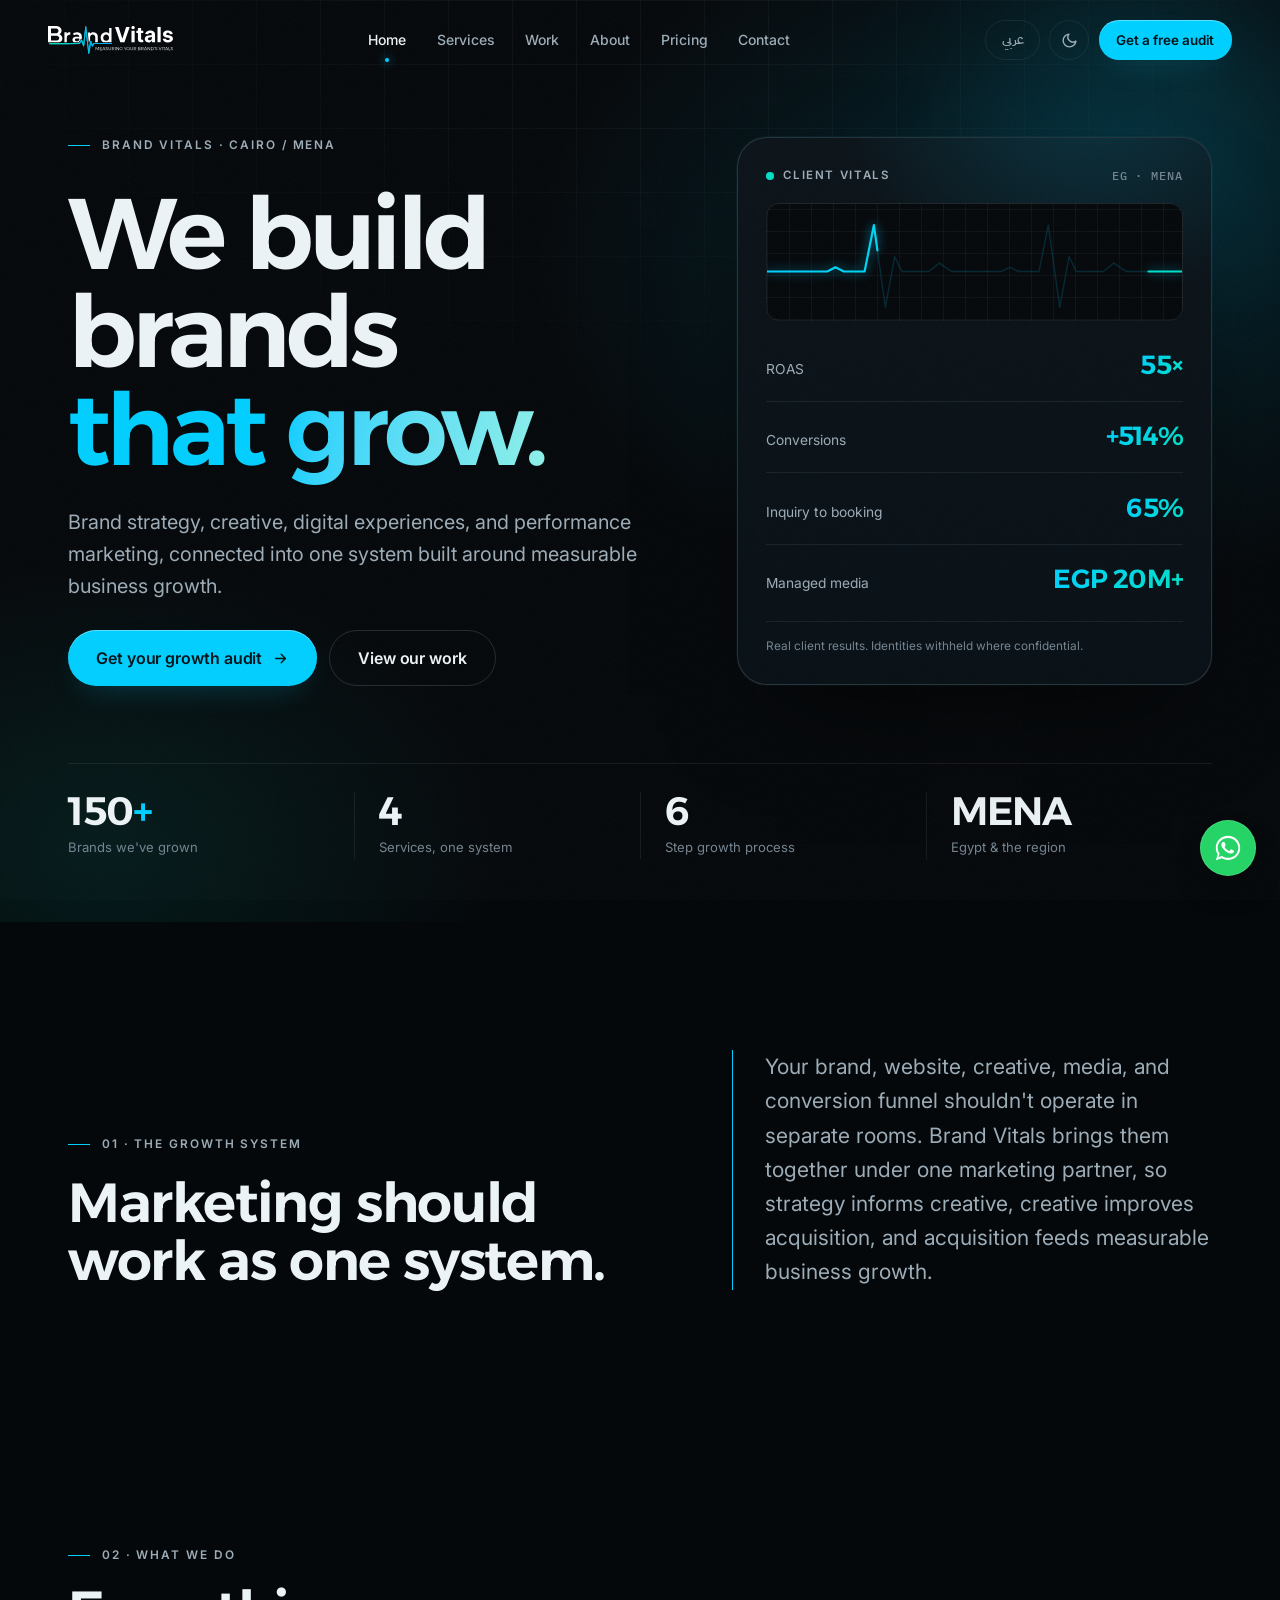
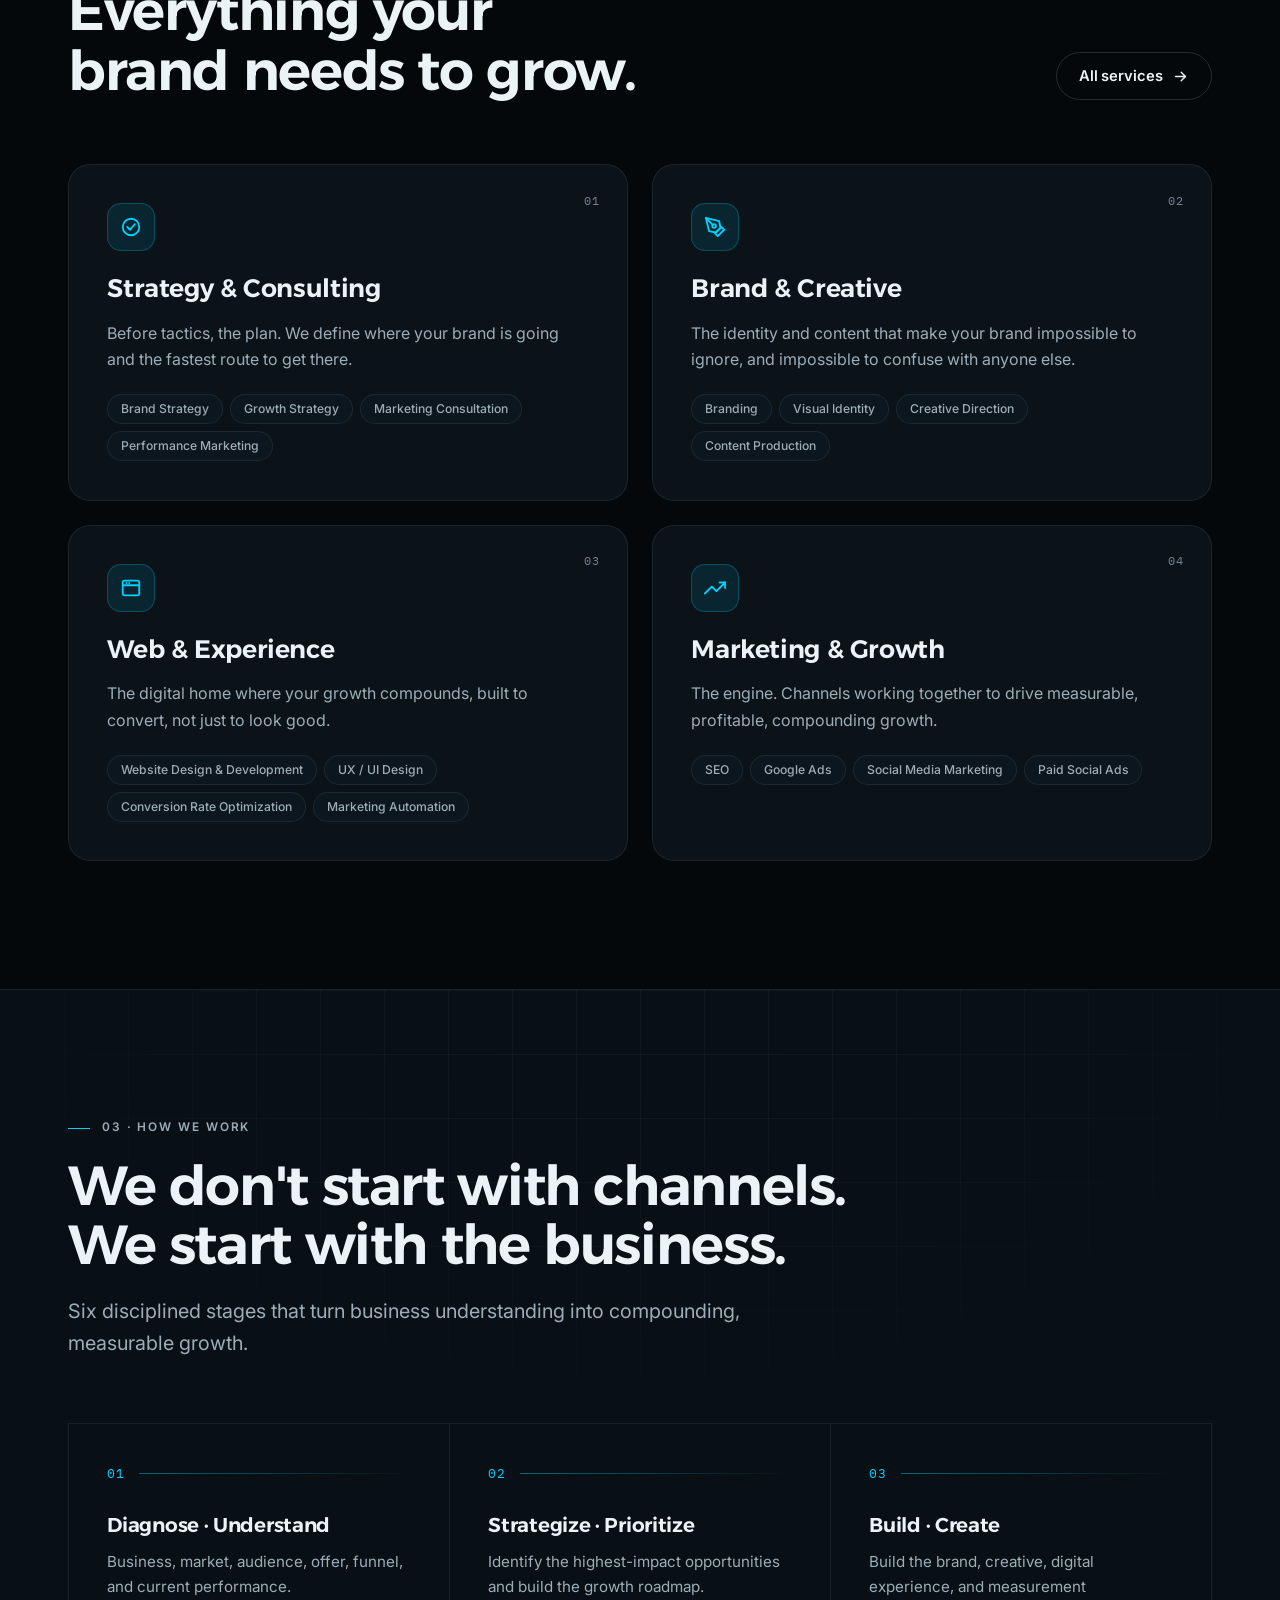
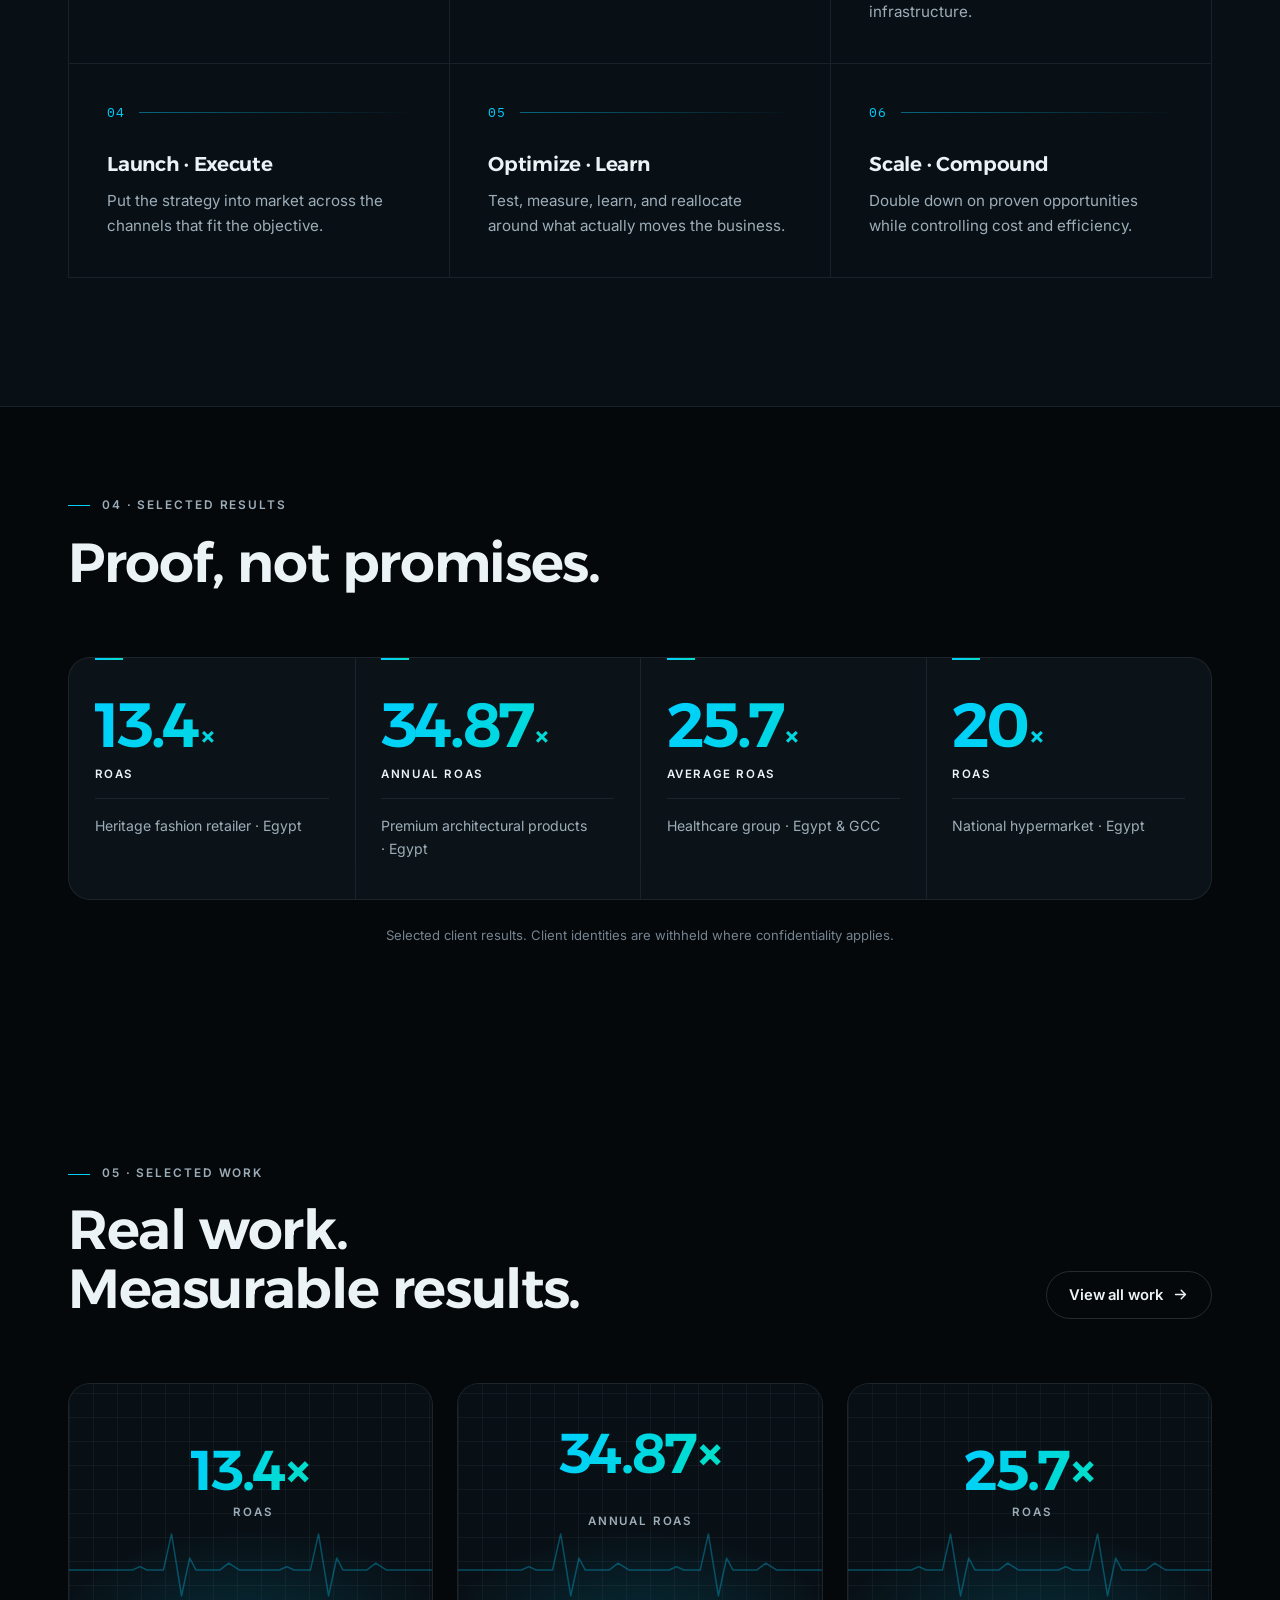
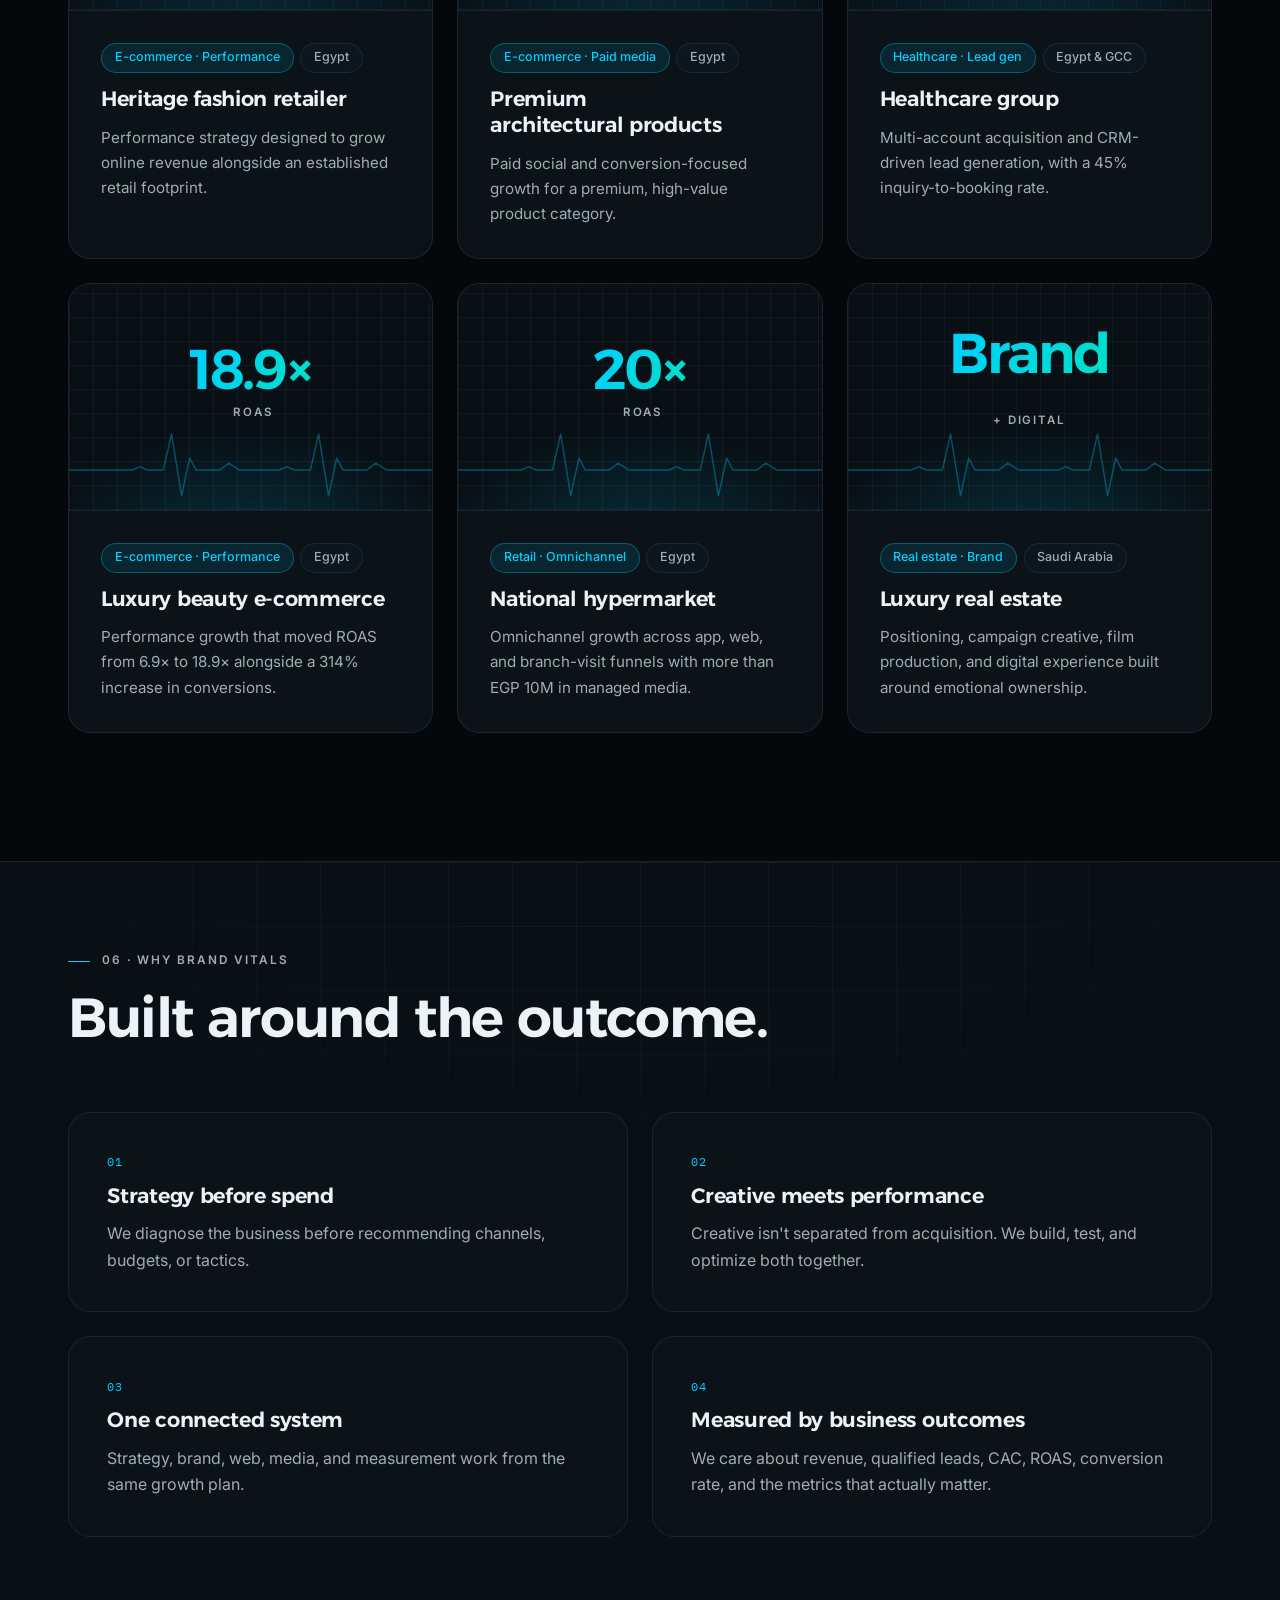
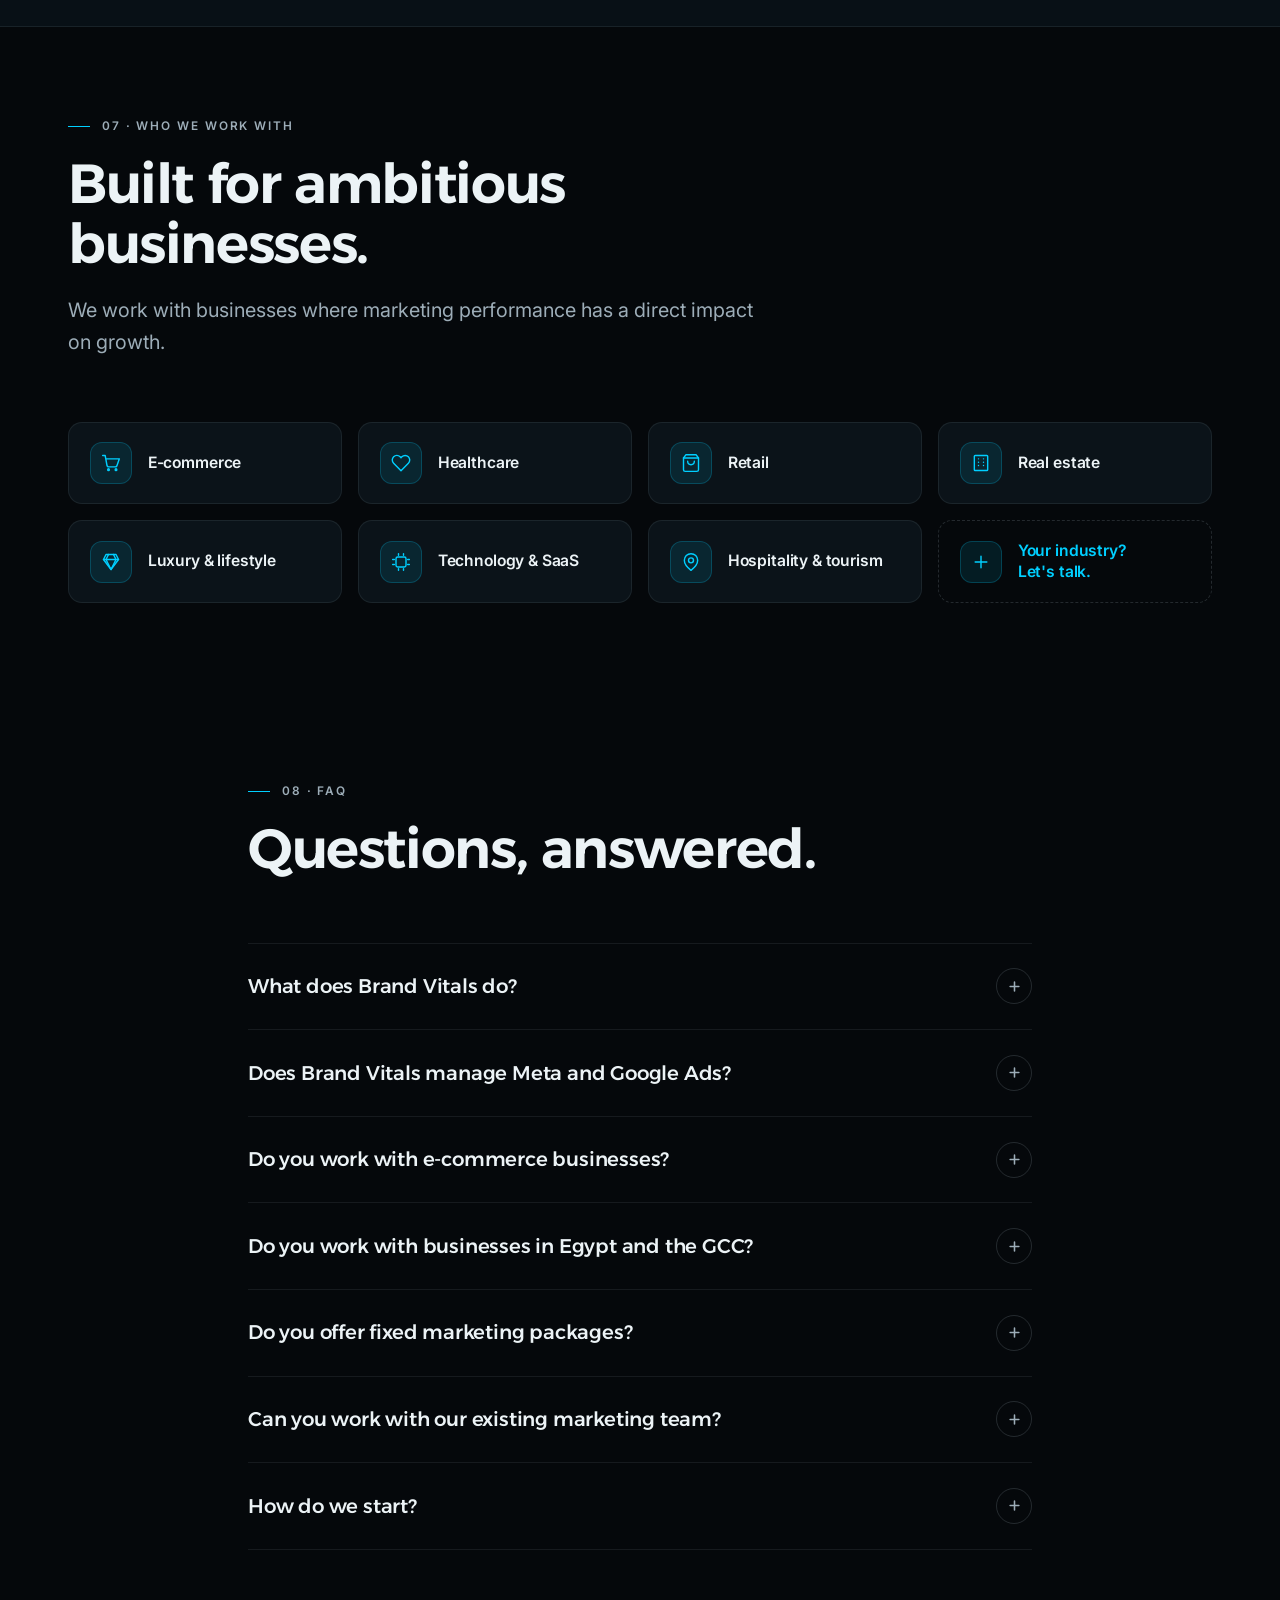
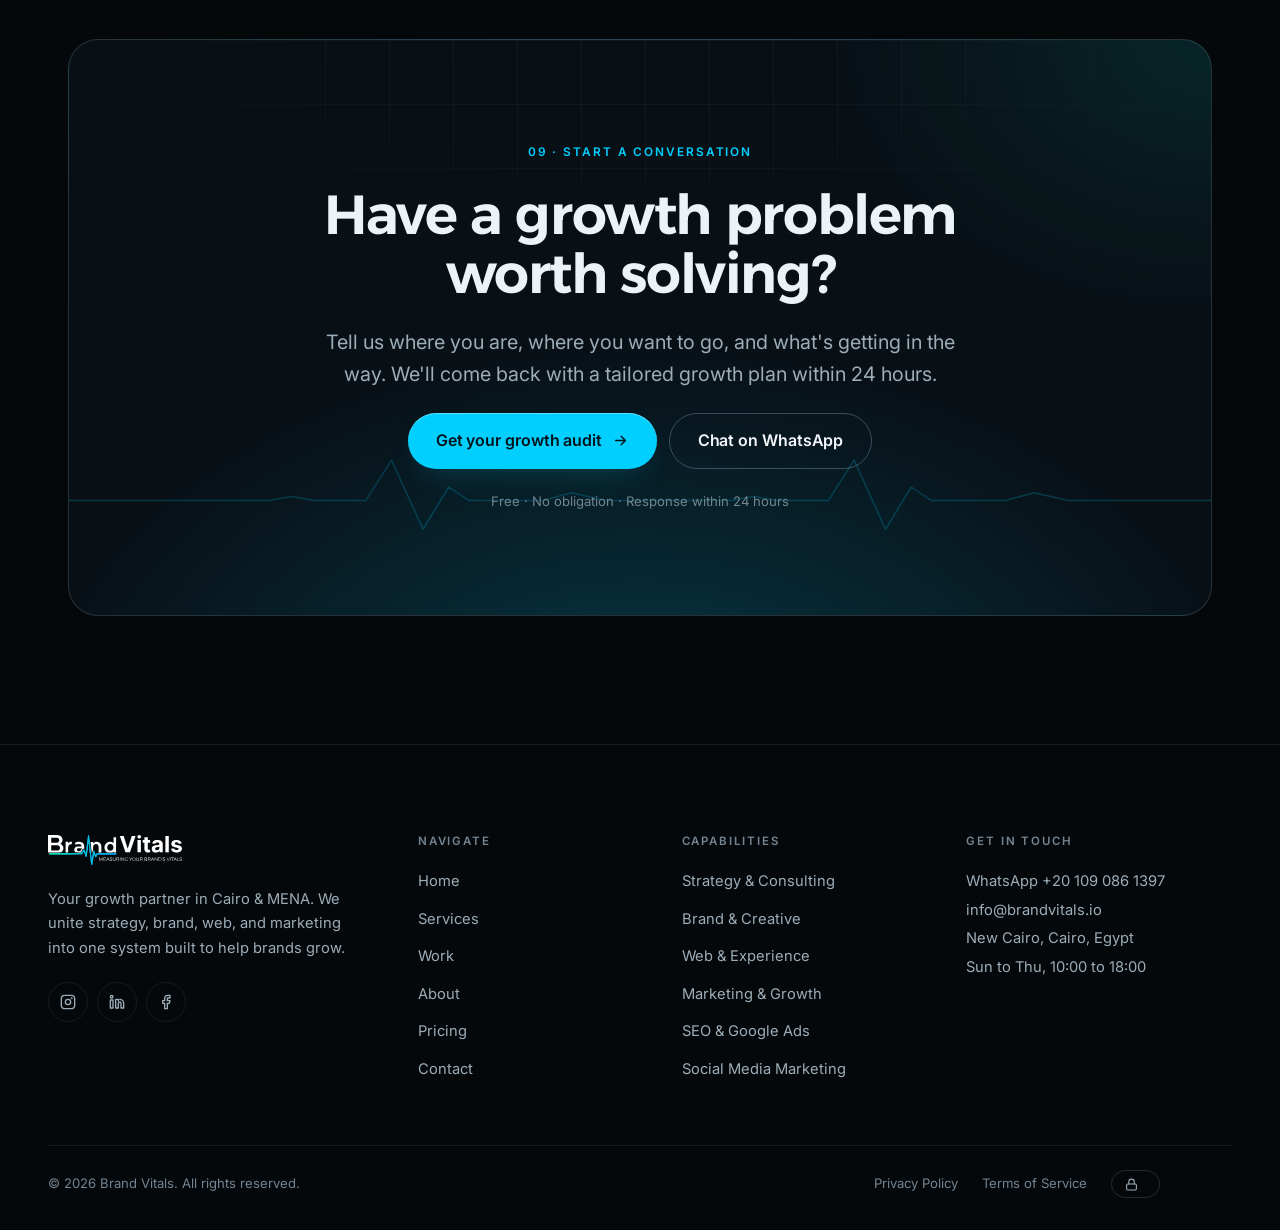
<file: index.html>
<!DOCTYPE html>
<html lang="en" dir="ltr" data-theme="dark" data-title-en="Brand Vitals | Marketing Agency in Cairo, Egypt &amp; MENA" data-title-ar="براند فايتلز | وكالة تسويق في القاهرة، مصر والمنطقة"><head>
  <meta charset="UTF-8">
  <meta name="viewport" content="width=device-width, initial-scale=1.0">
  <title>Brand Vitals | Marketing Agency in Cairo, Egypt &amp; MENA</title>
  <meta name="description" content="Brand Vitals is a full-service marketing agency in Cairo, Egypt. We unite brand strategy, creative, web experience, and performance marketing into one system built around measurable business growth across Egypt &amp; MENA.">
  <link rel="canonical" href="https://brandvitals.io/">
  <meta name="theme-color" content="#05080B">
  <meta name="robots" content="index, follow, max-image-preview:large">

  <!-- Open Graph -->
  <meta property="og:type" content="website">
  <meta property="og:site_name" content="Brand Vitals">
  <meta property="og:title" content="Brand Vitals | We Build Brands That Grow">
  <meta property="og:description" content="Full-service marketing agency in Cairo. Strategy, creative, web, and performance marketing connected into one growth system for Egypt &amp; MENA.">
  <meta property="og:url" content="https://brandvitals.io/">
  <meta property="og:locale" content="en_US">
  <meta property="og:locale:alternate" content="ar_EG">
  <meta name="twitter:card" content="summary">
  <meta name="twitter:title" content="Brand Vitals | We Build Brands That Grow">
  <meta name="twitter:description" content="Full-service marketing agency in Cairo. One connected growth system for Egypt &amp; MENA.">

  <link rel="icon" type="image/png" sizes="32x32" href="assets/img/favicon-32.png">
  <link rel="icon" type="image/svg+xml" href="assets/img/favicon.svg">
  <link rel="apple-touch-icon" href="assets/img/apple-touch-icon.png">

  <!-- Prevent theme/language flash -->
  <script>(function(){try{var t=localStorage.getItem("oso-theme")||"dark";document.documentElement.dataset.theme=t;var l=localStorage.getItem("oso-lang")||"en";document.documentElement.lang=l;document.documentElement.dir=l==="ar"?"rtl":"ltr";}catch(e){}})();</script>

  <link rel="preconnect" href="https://fonts.googleapis.com">
  <link rel="preconnect" href="https://fonts.gstatic.com" crossorigin="">
  <link href="https://fonts.googleapis.com/css2?family=Alexandria:wght@300;400;500;600;700;800&amp;family=Inter:wght@400;500;600;700&amp;family=IBM+Plex+Mono:wght@400;500;600&amp;family=IBM+Plex+Sans+Arabic:wght@400;500;600;700&amp;display=swap" rel="stylesheet">
  <link rel="stylesheet" href="assets/css/main.css?v=2">

  <!-- Organization + WebSite + FAQ schema (GEO / AI-search ready) -->
  <script type="application/ld+json">
  {
    "@context": "https://schema.org",
    "@graph": [
      {
        "@type": "Organization",
        "@id": "https://brandvitals.io/#org",
        "name": "Brand Vitals",
        "url": "https://brandvitals.io/",
        "logo": "https://brandvitals.io/assets/img/logo.svg",
        "slogan": "We build brands that grow",
        "email": "info@brandvitals.io",
        "description": "Full-service marketing agency in Cairo, Egypt. Brand strategy, creative, web and digital experience, and performance marketing, connected into one system built around measurable business growth across Egypt and MENA.",
        "foundingLocation": "Cairo, Egypt",
        "areaServed": ["Egypt", "MENA"],
        "knowsAbout": ["Performance Marketing", "E-commerce Growth", "SEO", "Social Media Marketing", "Lead Generation", "Marketing Analytics", "Digital Transformation"],
        "address": {
          "@type": "PostalAddress", "addressLocality": "New Cairo", "addressRegion": "Cairo", "addressCountry": "EG"
        },
        "contactPoint": {
          "@type": "ContactPoint", "telephone": "+201090861397", "contactType": "sales", "areaServed": ["EG", "MENA"], "availableLanguage": ["en", "ar"]
        },
        "sameAs": [
          "https://www.instagram.com/brandvitals.io",
          "https://www.facebook.com/BrandVitals.io",
          "https://www.linkedin.com/company/brandvitals-io"
        ]
      },
      {
        "@type": "WebSite",
        "@id": "https://brandvitals.io/#website",
        "url": "https://brandvitals.io/",
        "name": "Brand Vitals",
        "publisher": { "@id": "https://brandvitals.io/#org" },
        "inLanguage": ["en", "ar"]
      },
      {
        "@type": "FAQPage",
        "mainEntity": [
          { "@type": "Question", "name": "What does Brand Vitals do?", "acceptedAnswer": { "@type": "Answer", "text": "Brand Vitals is a full-service marketing agency providing strategy, branding and creative, web and digital experience, and performance marketing." } },
          { "@type": "Question", "name": "Does Brand Vitals manage Meta and Google Ads?", "acceptedAnswer": { "@type": "Answer", "text": "Yes. We manage paid acquisition across Meta, Google, TikTok, and other relevant platforms depending on the business and growth objective." } },
          { "@type": "Question", "name": "Do you work with e-commerce businesses?", "acceptedAnswer": { "@type": "Answer", "text": "Yes. Our work includes e-commerce acquisition, paid media, creative testing, conversion optimization, and growth strategy." } },
          { "@type": "Question", "name": "Do you work with businesses in Egypt and the GCC?", "acceptedAnswer": { "@type": "Answer", "text": "Yes. Brand Vitals is based in Cairo and works with businesses across Egypt and MENA, including GCC markets." } },
          { "@type": "Question", "name": "Do you offer fixed marketing packages?", "acceptedAnswer": { "@type": "Answer", "text": "No. Engagements are scoped around the business objectives, required services, market, and level of support needed." } },
          { "@type": "Question", "name": "Can you work with our existing marketing team?", "acceptedAnswer": { "@type": "Answer", "text": "Yes. We can operate as the primary marketing partner or work alongside an existing internal team." } },
          { "@type": "Question", "name": "How do we start?", "acceptedAnswer": { "@type": "Answer", "text": "Start with a growth audit or discovery conversation. We will review your current situation, identify the highest-impact opportunities, and recommend the right scope." } }
        ]
      }
    ]
  }
  </script>
</head>
<body class="noise">
  <a class="skip-link" href="#main" data-en="Skip to content" data-ar="تخطّي إلى المحتوى">Skip to content</a>

  <!-- Loader: a full-screen vital-signs monitor. The pulse sweeps across,
       flatlines into a bright line, and that line splits the screen open. -->
  <div class="loader" aria-hidden="true">
    <div class="loader__lid loader__lid--top"></div>
    <div class="loader__lid loader__lid--bottom"></div>
    <svg class="loader__ecg loader__ecg--wide" viewBox="0 0 1200 240" preserveAspectRatio="none">
      <defs>
        <linearGradient id="loaderGrad" x1="0" y1="0" x2="1" y2="0">
          <stop offset="0" style="stop-color:var(--accent)"></stop>
          <stop offset="1" style="stop-color:var(--accent-2)"></stop>
        </linearGradient>
      </defs>
      <path class="loader__ecg-track" pathLength="1000" d="M0 140 h40 q10 -14 20 0 h14 l8 10 l12 -78 l12 100 l9 -32 h18 q16 -26 32 0 h45 h40 q10 -14 20 0 h14 l8 10 l12 -78 l12 100 l9 -32 h18 q16 -26 32 0 h45 h40 q10 -14 20 0 h14 l8 10 l12 -78 l12 100 l9 -32 h18 q16 -26 32 0 h45 h40 q10 -14 20 0 h14 l8 10 l12 -78 l12 100 l9 -32 h18 q16 -26 32 0 h45 h30 l10 14 l16 -120 l16 196 l12 -90 h20 q18 -30 36 0 H1200"></path>
      <path class="loader__ecg-line" pathLength="1000" d="M0 140 h40 q10 -14 20 0 h14 l8 10 l12 -78 l12 100 l9 -32 h18 q16 -26 32 0 h45 h40 q10 -14 20 0 h14 l8 10 l12 -78 l12 100 l9 -32 h18 q16 -26 32 0 h45 h40 q10 -14 20 0 h14 l8 10 l12 -78 l12 100 l9 -32 h18 q16 -26 32 0 h45 h40 q10 -14 20 0 h14 l8 10 l12 -78 l12 100 l9 -32 h18 q16 -26 32 0 h45 h30 l10 14 l16 -120 l16 196 l12 -90 h20 q18 -30 36 0 H1200"></path>
      <path class="loader__ecg-head" pathLength="1000" d="M0 140 h40 q10 -14 20 0 h14 l8 10 l12 -78 l12 100 l9 -32 h18 q16 -26 32 0 h45 h40 q10 -14 20 0 h14 l8 10 l12 -78 l12 100 l9 -32 h18 q16 -26 32 0 h45 h40 q10 -14 20 0 h14 l8 10 l12 -78 l12 100 l9 -32 h18 q16 -26 32 0 h45 h40 q10 -14 20 0 h14 l8 10 l12 -78 l12 100 l9 -32 h18 q16 -26 32 0 h45 h30 l10 14 l16 -120 l16 196 l12 -90 h20 q18 -30 36 0 H1200"></path>
    </svg>
    <svg class="loader__ecg loader__ecg--narrow" viewBox="0 0 600 240" preserveAspectRatio="none">
      <path class="loader__ecg-track" pathLength="1000" d="M0 140 h40 q10 -14 20 0 h14 l8 10 l12 -78 l12 100 l9 -32 h18 q16 -26 32 0 h45 h40 q10 -14 20 0 h14 l8 10 l12 -78 l12 100 l9 -32 h18 q16 -26 32 0 h45 h30 l10 14 l16 -120 l16 196 l12 -90 h20 q18 -30 36 0 H600"></path>
      <path class="loader__ecg-line" pathLength="1000" d="M0 140 h40 q10 -14 20 0 h14 l8 10 l12 -78 l12 100 l9 -32 h18 q16 -26 32 0 h45 h40 q10 -14 20 0 h14 l8 10 l12 -78 l12 100 l9 -32 h18 q16 -26 32 0 h45 h30 l10 14 l16 -120 l16 196 l12 -90 h20 q18 -30 36 0 H600"></path>
      <path class="loader__ecg-head" pathLength="1000" d="M0 140 h40 q10 -14 20 0 h14 l8 10 l12 -78 l12 100 l9 -32 h18 q16 -26 32 0 h45 h40 q10 -14 20 0 h14 l8 10 l12 -78 l12 100 l9 -32 h18 q16 -26 32 0 h45 h30 l10 14 l16 -120 l16 196 l12 -90 h20 q18 -30 36 0 H600"></path>
    </svg>
    <div class="loader__brand">
      <img class="loader__logo" src="assets/img/logo-light.svg" alt="Brand Vitals" width="440" height="77">
    </div>
    <p class="loader__tag"><span data-en="Checking your brand's vitals" data-ar="بنفحص مؤشرات علامتك">Checking your brand's vitals</span></p>
    <div class="loader__hud loader__hud--tl"><span class="loader__live"><i></i>Vital signs monitor</span></div>
    <div class="loader__hud loader__hud--tr">Brand Vitals · Cairo</div>
    <div class="loader__hud loader__hud--br"><span class="loader__num loader__pct"><b>0</b>%</span></div>
    <div class="loader__flat"></div>
  </div>

  <div class="progress" aria-hidden="true"></div>

  <!-- Navigation -->
  <header class="nav">
    <div class="nav__inner">
      <a class="nav__logo" href="index.html" aria-label="Brand Vitals, Home">
        <img class="logo-light" src="assets/img/logo-light.svg" alt="Brand Vitals" width="253" height="44">
        <img class="logo-dark" src="assets/img/logo.svg" alt="Brand Vitals" width="253" height="44">
      </a>
      <nav class="nav__links" aria-label="Primary">
        <a class="nav__link" href="index.html" data-en="Home" data-ar="الرئيسية">Home</a>
        <a class="nav__link" href="solutions.html" data-en="Services" data-ar="الخدمات">Services</a>
        <a class="nav__link" href="work.html" data-en="Work" data-ar="أعمالنا">Work</a>
        <a class="nav__link" href="about.html" data-en="About" data-ar="من نحن">About</a>
        <a class="nav__link" href="products.html" data-en="Pricing" data-ar="الأسعار">Pricing</a>
        <a class="nav__link" href="contact.html" data-en="Contact" data-ar="تواصل">Contact</a>
      </nav>
      <div class="nav__actions">
        <button class="lang-toggle" data-lang-toggle="" aria-label="Switch language">عربي</button>
        <button class="icon-btn theme-toggle" data-theme-toggle="" aria-label="Toggle color theme">
          <svg class="icon-moon" viewBox="0 0 24 24" fill="none" stroke="currentColor" stroke-width="2" stroke-linecap="round" stroke-linejoin="round"><path d="M21 12.8A9 9 0 1 1 11.2 3 7 7 0 0 0 21 12.8z"></path></svg>
          <svg class="icon-sun" viewBox="0 0 24 24" fill="none" stroke="currentColor" stroke-width="2" stroke-linecap="round" stroke-linejoin="round"><circle cx="12" cy="12" r="4"></circle><path d="M12 2v2m0 16v2M4.9 4.9l1.4 1.4m11.4 11.4 1.4 1.4M2 12h2m16 0h2M4.9 19.1l1.4-1.4M17.7 6.3l1.4-1.4"></path></svg>
        </button>
        <a class="btn btn--primary" href="contact.html" data-magnetic="" data-consult="">
          <span data-en="Get a free audit" data-ar="تدقيق مجاني">Get a free audit</span>
        </a>
        <button class="nav__burger" aria-label="Open menu" aria-expanded="false"><span></span><span></span><span></span></button>
      </div>
    </div>
  </header>

  <!-- Mobile drawer -->
  <nav class="drawer" aria-label="Mobile">
    <a class="drawer__link" href="index.html"><span class="mono">01</span><span data-en="Home" data-ar="الرئيسية">Home</span></a>
    <a class="drawer__link" href="solutions.html"><span class="mono">02</span><span data-en="Services" data-ar="الخدمات">Services</span></a>
    <a class="drawer__link" href="work.html"><span class="mono">03</span><span data-en="Work" data-ar="أعمالنا">Work</span></a>
    <a class="drawer__link" href="about.html"><span class="mono">04</span><span data-en="About" data-ar="من نحن">About</span></a>
    <a class="drawer__link" href="products.html"><span class="mono">05</span><span data-en="Pricing" data-ar="الأسعار">Pricing</span></a>
    <a class="drawer__link" href="contact.html"><span class="mono">06</span><span data-en="Contact" data-ar="تواصل">Contact</span></a>
    <div class="drawer__foot"><a class="btn btn--primary" href="contact.html" data-consult=""><span data-en="Get a free audit" data-ar="احصل على تدقيق مجاني">Get a free audit</span></a></div>
  </nav>

  <main id="main">

    <!-- ============ HERO ============ -->
    <section class="hero grid-field">
      <div class="aurora" aria-hidden="true"></div>
      <div class="orb orb--a float-slow" style="top:-14%; inset-inline-end:-10%;" data-parallax="0.06" data-mousepara="18"></div>

      <div class="container">
        <div class="hero__inner">
          <div class="hero__copy">
            <p class="eyebrow" data-en="Brand Vitals · Cairo / MENA" data-ar="براند فايتلز · القاهرة / المنطقة">Brand Vitals · Cairo / MENA</p>
            <h1 class="hero__title">
              <span class="wr"><span style="transition-delay:.15s" data-en="We build" data-ar="نبني">We build</span></span><br>
              <span class="wr"><span style="transition-delay:.3s" data-en="brands" data-ar="علاماتٍ">brands</span></span><br>
              <span class="wr"><span style="transition-delay:.45s" class="shimmer" data-en="that grow." data-ar="تنمو.">that grow.</span></span>
            </h1>
            <p class="lead hero__sub" data-en="Brand strategy, creative, digital experiences, and performance marketing, connected into one system built around measurable business growth." data-ar="استراتيجية علامة، وإبداع، وتجارب رقمية، وتسويق أداء، مترابطة في نظام واحد مبنيّ حول نموٍّ تجاري قابل للقياس.">Brand strategy, creative, digital experiences, and performance marketing, connected into one system built around measurable business growth.</p>
            <div class="btn-row">
              <a class="btn btn--primary btn--lg" href="contact.html" data-magnetic="" data-consult="">
                <span class="btn__label" data-en="Get your growth audit" data-ar="احصل على تدقيق النمو">Get your growth audit</span>
                <svg viewBox="0 0 24 24" fill="none" stroke="currentColor" stroke-width="2" stroke-linecap="round" stroke-linejoin="round"><path d="M5 12h14M13 6l6 6-6 6"></path></svg>
              </a>
              <a class="btn btn--ghost btn--lg" href="work.html" data-magnetic="">
                <span data-en="View our work" data-ar="شاهد أعمالنا">View our work</span>
              </a>
            </div>
          </div>

          <aside class="monitor" data-reveal="" style="--rd:.55s" aria-label="Selected client results">
            <div class="monitor__head">
              <span class="monitor__live"><i aria-hidden="true"></i><span data-en="Client vitals" data-ar="مؤشرات العملاء">Client vitals</span></span>
              <span class="monitor__id">EG · MENA</span>
            </div>
            <div class="monitor__screen" aria-hidden="true">
              <svg class="monitor__ecg" viewBox="0 0 400 110" preserveAspectRatio="none">
                <defs>
                  <linearGradient id="ecgGrad" x1="0" y1="0" x2="1" y2="0">
                    <stop offset="0" style="stop-color:var(--accent)"></stop>
                    <stop offset="1" style="stop-color:var(--accent-2)"></stop>
                  </linearGradient>
                </defs>
                <path class="monitor__ecg-track" pathLength="1000" d="M0 64 H58 L66 60 L74 64 H94 L103 20 L114 98 L123 50 L130 64 H156 L166 56 L178 64 H226 L234 60 L242 64 H262 L271 20 L282 98 L291 50 L298 64 H324 L334 56 L346 64 H400"></path>
                <path class="monitor__ecg-line" pathLength="1000" d="M0 64 H58 L66 60 L74 64 H94 L103 20 L114 98 L123 50 L130 64 H156 L166 56 L178 64 H226 L234 60 L242 64 H262 L271 20 L282 98 L291 50 L298 64 H324 L334 56 L346 64 H400"></path>
              </svg>
            </div>
            <div class="monitor__rows">
              <div class="monitor__row"><span class="monitor__label" data-en="ROAS " data-ar="عائد الإنفاق ">ROAS </span><span class="monitor__value">55×</span></div>
              <div class="monitor__row"><span class="monitor__label" data-en="Conversions " data-ar="التحويلات ">Conversions </span><span class="monitor__value">+514%</span></div>
              <div class="monitor__row"><span class="monitor__label" data-en="Inquiry to booking " data-ar="من الاستفسار إلى الحجز ">Inquiry to booking </span><span class="monitor__value">65%</span></div>
              <div class="monitor__row"><span class="monitor__label" data-en="Managed media " data-ar="إنفاق إعلاني مُدار ">Managed media </span><span class="monitor__value" data-en="EGP 20M+" data-ar="+20 مليون جنيه">EGP 20M+</span></div>
            </div>
            <p class="monitor__foot" data-en="Real client results. Identities withheld where confidential." data-ar="نتائج عملاء حقيقية. تُحجب الهويات حيثما تنطبق السرّية.">Real client results. Identities withheld where confidential.</p>
          </aside>
        </div>

        <div class="hero__meta">
          <div class="tick"><span class="tick__num"><em data-count="150">0</em><span class="unit">+</span></span><span class="tick__label" data-en="Brands we've grown" data-ar="علامات نمّيناها">Brands we've grown</span></div>
          <div class="tick"><span class="tick__num"><em data-count="4">0</em></span><span class="tick__label" data-en="Services, one system" data-ar="خدمات في نظام واحد">Services, one system</span></div>
          <div class="tick"><span class="tick__num"><em data-count="6">0</em></span><span class="tick__label" data-en="Step growth process" data-ar="خطوات لعملية النمو">Step growth process</span></div>
          <div class="tick"><span class="tick__num">MENA</span><span class="tick__label" data-en="Egypt &amp; the region" data-ar="مصر والمنطقة">Egypt &amp; the region</span></div>
        </div>
      </div>
    </section>

    <!-- ============ STATEMENT ============ -->
    <section class="section">
      <div class="container">
        <div class="statement-split" data-reveal="">
          <div class="statement-split__head">
            <p class="eyebrow" data-en="01 · The growth system" data-ar="01 · نظام النمو">01 · The growth system</p>
            <h2 data-en="Marketing should work as one system." data-ar="التسويق يجب أن يعمل كنظامٍ واحد.">Marketing should work as one system.</h2>
          </div>
          <div class="statement-split__body">
            <p class="lead" data-en="Your brand, website, creative, media, and conversion funnel shouldn't operate in separate rooms. Brand Vitals brings them together under one marketing partner, so strategy informs creative, creative improves acquisition, and acquisition feeds measurable business growth." data-ar="علامتك، وموقعك، وإبداعك، وإعلاناتك، وقمع التحويل يجب ألا تعمل في غرفٍ منفصلة. براند فايتلز يجمعها تحت شريك تسويق واحد، فالاستراتيجية تُغذّي الإبداع، والإبداع يُحسّن الاكتساب، والاكتساب يُغذّي نموًّا تجاريًا قابلًا للقياس.">Your brand, website, creative, media, and conversion funnel shouldn't operate in separate rooms. Brand Vitals brings them together under one marketing partner, so strategy informs creative, creative improves acquisition, and acquisition feeds measurable business growth.</p>
          </div>
        </div>
      </div>
    </section>

    <!-- ============ SERVICES ============ -->
    <section class="section" id="services">
      <div class="container">
        <div class="section-head section-head--split" data-reveal="">
          <div style="display:grid; gap:1rem">
            <p class="eyebrow" data-en="02 · What we do" data-ar="02 · ما الذي نقدمه">02 · What we do</p>
            <h2 data-en="Everything your brand needs to grow." data-ar="كل ما تحتاجه علامتك لتنمو.">Everything your brand needs to grow.</h2>
          </div>
          <a class="btn btn--ghost" href="solutions.html" data-magnetic=""><span data-en="All services" data-ar="كل الخدمات">All services</span><svg viewBox="0 0 24 24" fill="none" stroke="currentColor" stroke-width="2" stroke-linecap="round" stroke-linejoin="round"><path d="M5 12h14M13 6l6 6-6 6"></path></svg></a>
        </div>

        <div class="grid-2">
          <article class="card svc-card" data-tilt="" data-reveal="">
            <span class="idx">01</span>
            <div class="svc-card__icon"><svg viewBox="0 0 24 24" fill="none" stroke="currentColor" stroke-width="2" stroke-linecap="round" stroke-linejoin="round"><circle cx="12" cy="12" r="9"></circle><path d="m8 12 3 3 5-6"></path></svg></div>
            <h3 data-en="Strategy &amp; Consulting" data-ar="الاستراتيجية والاستشارات">Strategy &amp; Consulting</h3>
            <p data-en="Before tactics, the plan. We define where your brand is going and the fastest route to get there." data-ar="قبل التكتيكات، الخطة. نحدّد إلى أين تتجه علامتك وأسرع طريق للوصول.">Before tactics, the plan. We define where your brand is going and the fastest route to get there.</p>
            <div class="svc-card__tags"><span class="chip" data-en="Brand Strategy" data-ar="استراتيجية العلامة">Brand Strategy</span><span class="chip" data-en="Growth Strategy" data-ar="استراتيجية النمو">Growth Strategy</span><span class="chip" data-en="Marketing Consultation" data-ar="استشارات تسويقية">Marketing Consultation</span><span class="chip" data-en="Performance Marketing" data-ar="تسويق الأداء">Performance Marketing</span></div>
          </article>

          <article class="card svc-card" data-tilt="" data-reveal="" style="--rd:.08s">
            <span class="idx">02</span>
            <div class="svc-card__icon"><svg viewBox="0 0 24 24" fill="none" stroke="currentColor" stroke-width="2" stroke-linecap="round" stroke-linejoin="round"><path d="M12 19l7-7 3 3-7 7-3-3z"></path><path d="M18 13l-1.5-7.5L2 2l3.5 14.5L13 18l5-5z"></path><path d="M2 2l7.586 7.586"></path><circle cx="11" cy="11" r="2"></circle></svg></div>
            <h3 data-en="Brand &amp; Creative" data-ar="العلامة والإبداع">Brand &amp; Creative</h3>
            <p data-en="The identity and content that make your brand impossible to ignore, and impossible to confuse with anyone else." data-ar="الهوية والمحتوى اللذان يجعلان علامتك مستحيلة التجاهل، ومستحيلة الالتباس بغيرها.">The identity and content that make your brand impossible to ignore, and impossible to confuse with anyone else.</p>
            <div class="svc-card__tags"><span class="chip" data-en="Branding" data-ar="بناء العلامة">Branding</span><span class="chip" data-en="Visual Identity" data-ar="الهوية البصرية">Visual Identity</span><span class="chip" data-en="Creative Direction" data-ar="التوجيه الإبداعي">Creative Direction</span><span class="chip" data-en="Content Production" data-ar="إنتاج المحتوى">Content Production</span></div>
          </article>

          <article class="card svc-card" data-tilt="" data-reveal="" style="--rd:.16s">
            <span class="idx">03</span>
            <div class="svc-card__icon"><svg viewBox="0 0 24 24" fill="none" stroke="currentColor" stroke-width="2" stroke-linecap="round" stroke-linejoin="round"><rect x="3" y="4" width="18" height="16" rx="2"></rect><path d="M3 9h18M7 6.5h.01M10 6.5h.01"></path></svg></div>
            <h3 data-en="Web &amp; Experience" data-ar="الويب والتجربة">Web &amp; Experience</h3>
            <p data-en="The digital home where your growth compounds, built to convert, not just to look good." data-ar="المنزل الرقمي حيث يتراكم نموّك، مبنيّ للتحويل لا للمظهر فقط.">The digital home where your growth compounds, built to convert, not just to look good.</p>
            <div class="svc-card__tags"><span class="chip" data-en="Website Design &amp; Development" data-ar="تصميم وتطوير المواقع">Website Design &amp; Development</span><span class="chip" data-en="UX / UI Design" data-ar="تصميم تجربة وواجهة المستخدم">UX / UI Design</span><span class="chip" data-en="Conversion Rate Optimization" data-ar="تحسين معدل التحويل">Conversion Rate Optimization</span><span class="chip" data-en="Marketing Automation" data-ar="أتمتة التسويق">Marketing Automation</span></div>
          </article>

          <article class="card svc-card" data-tilt="" data-reveal="" style="--rd:.24s">
            <span class="idx">04</span>
            <div class="svc-card__icon"><svg viewBox="0 0 24 24" fill="none" stroke="currentColor" stroke-width="2" stroke-linecap="round" stroke-linejoin="round"><path d="M23 6l-9.5 9.5-5-5L1 18"></path><path d="M17 6h6v6"></path></svg></div>
            <h3 data-en="Marketing &amp; Growth" data-ar="التسويق والنموّ">Marketing &amp; Growth</h3>
            <p data-en="The engine. Channels working together to drive measurable, profitable, compounding growth." data-ar="المحرّك. قنوات تعمل معًا لتحقيق نموٍّ قابل للقياس ومربح ومتراكم.">The engine. Channels working together to drive measurable, profitable, compounding growth.</p>
            <div class="svc-card__tags"><span class="chip">SEO</span><span class="chip" data-en="Google Ads" data-ar="إعلانات جوجل">Google Ads</span><span class="chip" data-en="Social Media Marketing" data-ar="تسويق وسائل التواصل">Social Media Marketing</span><span class="chip" data-en="Paid Social Ads" data-ar="إعلانات مدفوعة">Paid Social Ads</span></div>
          </article>
        </div>
      </div>
    </section>

    <!-- ============ HOW WE WORK ============ -->
    <section class="section grid-field band-light" id="approach">
      <div class="container">
        <div class="section-head" data-reveal="">
          <p class="eyebrow" data-en="03 · How we work" data-ar="03 · كيف نعمل">03 · How we work</p>
          <h2 data-en="We don't start with channels. We start with the business." data-ar="لا نبدأ بالقنوات. نبدأ بالعمل نفسه.">We don't start with channels. We start with the business.</h2>
          <p class="lead" data-en="Six disciplined stages that turn business understanding into compounding, measurable growth." data-ar="ست مراحل منضبطة تحوّل فهم العمل إلى نموٍّ متراكم وقابل للقياس.">Six disciplined stages that turn business understanding into compounding, measurable growth.</p>
        </div>
        <div class="process__grid">
          <article class="process-step" data-reveal="">
            <span class="process-step__num">01</span>
            <h3 data-en="Diagnose · Understand" data-ar="التشخيص · الفهم">Diagnose · Understand</h3>
            <p data-en="Business, market, audience, offer, funnel, and current performance." data-ar="العمل، والسوق، والجمهور، والعرض، والقمع، والأداء الحالي.">Business, market, audience, offer, funnel, and current performance.</p>
          </article>
          <article class="process-step" data-reveal="" style="--rd:.06s">
            <span class="process-step__num">02</span>
            <h3 data-en="Strategize · Prioritize" data-ar="الاستراتيجية · الأولويات">Strategize · Prioritize</h3>
            <p data-en="Identify the highest-impact opportunities and build the growth roadmap." data-ar="نحدّد الفرص الأعلى تأثيرًا ونبني خارطة طريق النمو.">Identify the highest-impact opportunities and build the growth roadmap.</p>
          </article>
          <article class="process-step" data-reveal="" style="--rd:.12s">
            <span class="process-step__num">03</span>
            <h3 data-en="Build · Create" data-ar="البناء · الإنشاء">Build · Create</h3>
            <p data-en="Build the brand, creative, digital experience, and measurement infrastructure." data-ar="نبني العلامة والإبداع والتجربة الرقمية وبنية القياس.">Build the brand, creative, digital experience, and measurement infrastructure.</p>
          </article>
          <article class="process-step" data-reveal="" style="--rd:.18s">
            <span class="process-step__num">04</span>
            <h3 data-en="Launch · Execute" data-ar="الإطلاق · التنفيذ">Launch · Execute</h3>
            <p data-en="Put the strategy into market across the channels that fit the objective." data-ar="نطرح الاستراتيجية في السوق عبر القنوات المناسبة للهدف.">Put the strategy into market across the channels that fit the objective.</p>
          </article>
          <article class="process-step" data-reveal="" style="--rd:.24s">
            <span class="process-step__num">05</span>
            <h3 data-en="Optimize · Learn" data-ar="التحسين · التعلّم">Optimize · Learn</h3>
            <p data-en="Test, measure, learn, and reallocate around what actually moves the business." data-ar="نختبر ونقيس ونتعلّم ونعيد توزيع الموارد حول ما يُحرّك العمل فعلًا.">Test, measure, learn, and reallocate around what actually moves the business.</p>
          </article>
          <article class="process-step" data-reveal="" style="--rd:.3s">
            <span class="process-step__num">06</span>
            <h3 data-en="Scale · Compound" data-ar="التوسّع · المضاعفة">Scale · Compound</h3>
            <p data-en="Double down on proven opportunities while controlling cost and efficiency." data-ar="نضاعف الرهان على الفرص المثبتة مع ضبط التكلفة والكفاءة.">Double down on proven opportunities while controlling cost and efficiency.</p>
          </article>
        </div>
      </div>
    </section>

    <!-- ============ RESULTS ============ -->
    <section class="section section--tight">
      <div class="container">
        <div class="section-head" data-reveal="">
          <p class="eyebrow" data-en="04 · Selected results" data-ar="04 · نتائج مختارة">04 · Selected results</p>
          <h2 data-en="Proof, not promises." data-ar="دليلٌ لا وعود.">Proof, not promises.</h2>
        </div>
        <div class="results-grid">
          <article class="result-card" data-reveal="">
            <div class="result-card__value">13.4<span>×</span></div>
            <div class="result-card__type" data-en="ROAS" data-ar="عائد الإنفاق">ROAS</div>
            <p class="result-card__client" data-en="Heritage fashion retailer · Egypt" data-ar="تاجر أزياء تراثي · مصر">Heritage fashion retailer · Egypt</p>
          </article>
          <article class="result-card" data-reveal="" style="--rd:.08s">
            <div class="result-card__value">34.87<span>×</span></div>
            <div class="result-card__type" data-en="Annual ROAS" data-ar="عائد سنوي">Annual ROAS</div>
            <p class="result-card__client" data-en="Premium architectural products · Egypt" data-ar="منتجات معمارية فاخرة · مصر">Premium architectural products · Egypt</p>
          </article>
          <article class="result-card" data-reveal="" style="--rd:.16s">
            <div class="result-card__value">25.7<span>×</span></div>
            <div class="result-card__type" data-en="Average ROAS" data-ar="متوسط العائد">Average ROAS</div>
            <p class="result-card__client" data-en="Healthcare group · Egypt &amp; GCC" data-ar="مجموعة رعاية صحية · مصر والخليج">Healthcare group · Egypt &amp; GCC</p>
          </article>
          <article class="result-card" data-reveal="" style="--rd:.24s">
            <div class="result-card__value">20<span>×</span></div>
            <div class="result-card__type" data-en="ROAS" data-ar="عائد الإنفاق">ROAS</div>
            <p class="result-card__client" data-en="National hypermarket · Egypt" data-ar="هايبرماركت وطني · مصر">National hypermarket · Egypt</p>
          </article>
        </div>
        <p class="micro" style="text-align:center; margin-top:1.6rem; color:var(--text-3)" data-en="Selected client results. Client identities are withheld where confidentiality applies." data-ar="نتائج عملاء مختارة. تُحجب هويات العملاء حيثما تنطبق السرّية.">Selected client results. Client identities are withheld where confidentiality applies.</p>
      </div>
    </section>

    <!-- ============ SELECTED WORK ============ -->
    <section class="section">
      <div class="container">
        <div class="section-head section-head--split" data-reveal="">
          <div style="display:grid; gap:1rem">
            <p class="eyebrow" data-en="05 · Selected work" data-ar="05 · أعمال مختارة">05 · Selected work</p>
            <h2 data-en="Real work. Measurable results." data-ar="عملٌ حقيقي. نتائج قابلة للقياس.">Real work. Measurable results.</h2>
          </div>
          <a class="btn btn--ghost" href="work.html" data-magnetic=""><span data-en="View all work" data-ar="جميع الأعمال">View all work</span><svg viewBox="0 0 24 24" fill="none" stroke="currentColor" stroke-width="2" stroke-linecap="round" stroke-linejoin="round"><path d="M5 12h14M13 6l6 6-6 6"></path></svg></a>
        </div>
        <div class="grid-3">
          <article class="card case-card" data-reveal="">
            <div class="case-card__media case-card__media--ph"><span class="case-card__stat"><em>13.4×</em>&nbsp;ROAS</span></div>
            <div class="case-card__body">
              <div class="case-card__meta"><span class="chip chip--accent" data-en="E-commerce · Performance" data-ar="تجارة إلكترونية · أداء">E-commerce · Performance</span><span class="chip" data-en="Egypt" data-ar="مصر">Egypt</span></div>
              <h3 data-en="Heritage fashion retailer" data-ar="تاجر أزياء تراثي">Heritage fashion retailer</h3>
              <p data-en="Performance strategy designed to grow online revenue alongside an established retail footprint." data-ar="استراتيجية أداء صُمّمت لتنمية الإيراد الرقمي إلى جانب حضورٍ تجاري راسخ.">Performance strategy designed to grow online revenue alongside an established retail footprint.</p>
            </div>
          </article>
          <article class="card case-card" data-reveal="" style="--rd:.08s">
            <div class="case-card__media case-card__media--ph"><span class="case-card__stat"><em>34.87×</em>&nbsp;<span data-en="annual ROAS" data-ar="عائد سنوي">annual ROAS</span></span></div>
            <div class="case-card__body">
              <div class="case-card__meta"><span class="chip chip--accent" data-en="E-commerce · Paid media" data-ar="تجارة إلكترونية · إعلانات">E-commerce · Paid media</span><span class="chip" data-en="Egypt" data-ar="مصر">Egypt</span></div>
              <h3 data-en="Premium architectural products" data-ar="منتجات معمارية فاخرة">Premium architectural products</h3>
              <p data-en="Paid social and conversion-focused growth for a premium, high-value product category." data-ar="نموٌّ عبر السوشيال المدفوع والتركيز على التحويل لفئة منتجات فاخرة عالية القيمة.">Paid social and conversion-focused growth for a premium, high-value product category.</p>
            </div>
          </article>
          <article class="card case-card" data-reveal="" style="--rd:.16s">
            <div class="case-card__media case-card__media--ph"><span class="case-card__stat"><em>25.7×</em>&nbsp;ROAS</span></div>
            <div class="case-card__body">
              <div class="case-card__meta"><span class="chip chip--accent" data-en="Healthcare · Lead gen" data-ar="رعاية صحية · عملاء">Healthcare · Lead gen</span><span class="chip" data-en="Egypt &amp; GCC" data-ar="مصر والخليج">Egypt &amp; GCC</span></div>
              <h3 data-en="Healthcare group" data-ar="مجموعة رعاية صحية">Healthcare group</h3>
              <p data-en="Multi-account acquisition and CRM-driven lead generation, with a 45% inquiry-to-booking rate." data-ar="اكتساب عبر حسابات متعددة وتوليد عملاء مدعوم بإدارة علاقات العملاء، بمعدل تحويل من الاستفسار إلى الحجز 45%.">Multi-account acquisition and CRM-driven lead generation, with a 45% inquiry-to-booking rate.</p>
            </div>
          </article>
          <article class="card case-card" data-reveal="">
            <div class="case-card__media case-card__media--ph"><span class="case-card__stat"><em>18.9×</em>&nbsp;ROAS</span></div>
            <div class="case-card__body">
              <div class="case-card__meta"><span class="chip chip--accent" data-en="E-commerce · Performance" data-ar="تجارة إلكترونية · أداء">E-commerce · Performance</span><span class="chip" data-en="Egypt" data-ar="مصر">Egypt</span></div>
              <h3 data-en="Luxury beauty e-commerce" data-ar="تجارة إلكترونية للجمال الفاخر">Luxury beauty e-commerce</h3>
              <p data-en="Performance growth that moved ROAS from 6.9× to 18.9× alongside a 314% increase in conversions." data-ar="نموّ أداء رفع عائد الإنفاق من 6.9× إلى 18.9× مع زيادة 314% في التحويلات.">Performance growth that moved ROAS from 6.9× to 18.9× alongside a 314% increase in conversions.</p>
            </div>
          </article>
          <article class="card case-card" data-reveal="" style="--rd:.08s">
            <div class="case-card__media case-card__media--ph"><span class="case-card__stat"><em>20×</em>&nbsp;ROAS</span></div>
            <div class="case-card__body">
              <div class="case-card__meta"><span class="chip chip--accent" data-en="Retail · Omnichannel" data-ar="تجزئة · متعدد القنوات">Retail · Omnichannel</span><span class="chip" data-en="Egypt" data-ar="مصر">Egypt</span></div>
              <h3 data-en="National hypermarket" data-ar="هايبرماركت وطني">National hypermarket</h3>
              <p data-en="Omnichannel growth across app, web, and branch-visit funnels with more than EGP 10M in managed media." data-ar="نموّ متعدد القنوات عبر التطبيق والويب وزيارات الفروع مع إدارة إنفاق إعلاني تجاوز 10 مليون جنيه.">Omnichannel growth across app, web, and branch-visit funnels with more than EGP 10M in managed media.</p>
            </div>
          </article>
          <article class="card case-card" data-reveal="" style="--rd:.16s">
            <div class="case-card__media case-card__media--ph"><span class="case-card__stat"><em data-en="Brand" data-ar="علامة">Brand</em>&nbsp;<span data-en="+ digital" data-ar="+ رقمي">+ digital</span></span></div>
            <div class="case-card__body">
              <div class="case-card__meta"><span class="chip chip--accent" data-en="Real estate · Brand" data-ar="عقارات · علامة">Real estate · Brand</span><span class="chip" data-en="Saudi Arabia" data-ar="السعودية">Saudi Arabia</span></div>
              <h3 data-en="Luxury real estate" data-ar="عقارات فاخرة">Luxury real estate</h3>
              <p data-en="Positioning, campaign creative, film production, and digital experience built around emotional ownership." data-ar="تموضع، وإبداع حملات، وإنتاج أفلام، وتجربة رقمية مبنية حول التملّك العاطفي.">Positioning, campaign creative, film production, and digital experience built around emotional ownership.</p>
            </div>
          </article>
        </div>
      </div>
    </section>

    <!-- ============ WHY ============ -->
    <section class="section section--tight band-light grid-field">
      <div class="container">
        <div class="section-head" data-reveal="">
          <p class="eyebrow" data-en="06 · Why Brand Vitals" data-ar="06 · لماذا براند فايتلز">06 · Why Brand Vitals</p>
          <h2 data-en="Built around the outcome." data-ar="مبنيٌّ حول النتيجة.">Built around the outcome.</h2>
        </div>
        <div class="grid-2">
          <div class="ind-tile" data-reveal=""><span class="mono">01</span><h3 data-en="Strategy before spend" data-ar="الاستراتيجية قبل الإنفاق">Strategy before spend</h3><p data-en="We diagnose the business before recommending channels, budgets, or tactics." data-ar="نشخّص العمل قبل اقتراح القنوات أو الميزانيات أو التكتيكات.">We diagnose the business before recommending channels, budgets, or tactics.</p></div>
          <div class="ind-tile" data-reveal="" style="--rd:.06s"><span class="mono">02</span><h3 data-en="Creative meets performance" data-ar="الإبداع يلتقي بالأداء">Creative meets performance</h3><p data-en="Creative isn't separated from acquisition. We build, test, and optimize both together." data-ar="الإبداع لا يُفصل عن الاكتساب. نبني ونختبر ونحسّن الاثنين معًا.">Creative isn't separated from acquisition. We build, test, and optimize both together.</p></div>
          <div class="ind-tile" data-reveal="" style="--rd:.12s"><span class="mono">03</span><h3 data-en="One connected system" data-ar="نظام واحد مترابط">One connected system</h3><p data-en="Strategy, brand, web, media, and measurement work from the same growth plan." data-ar="الاستراتيجية والعلامة والويب والإعلانات والقياس تعمل من خطة نموٍّ واحدة.">Strategy, brand, web, media, and measurement work from the same growth plan.</p></div>
          <div class="ind-tile" data-reveal="" style="--rd:.18s"><span class="mono">04</span><h3 data-en="Measured by business outcomes" data-ar="نقيس بنتائج العمل">Measured by business outcomes</h3><p data-en="We care about revenue, qualified leads, CAC, ROAS, conversion rate, and the metrics that actually matter." data-ar="نهتم بالإيراد والعملاء المؤهلين وتكلفة الاكتساب والعائد على الإنفاق ومعدل التحويل والمقاييس التي تهم فعلًا.">We care about revenue, qualified leads, CAC, ROAS, conversion rate, and the metrics that actually matter.</p></div>
        </div>
      </div>
    </section>

    <!-- ============ INDUSTRIES ============ -->
    <section class="section section--tight">
      <div class="container">
        <div class="section-head" data-reveal="">
          <p class="eyebrow" data-en="07 · Who we work with" data-ar="07 · من نعمل معهم">07 · Who we work with</p>
          <h2 data-en="Built for ambitious businesses." data-ar="مبنيٌّ للأعمال الطموحة.">Built for ambitious businesses.</h2>
          <p class="lead" data-en="We work with businesses where marketing performance has a direct impact on growth." data-ar="نعمل مع الأعمال التي يؤثّر فيها أداء التسويق مباشرةً على النمو.">We work with businesses where marketing performance has a direct impact on growth.</p>
        </div>
        <div class="industry-grid">
          <div class="industry-card" data-reveal="">
            <span class="industry-card__icon"><svg viewBox="0 0 24 24"><circle cx="9" cy="20" r="1"></circle><circle cx="18" cy="20" r="1"></circle><path d="M2 3h3l2.2 12a2 2 0 0 0 2 1.6h8a2 2 0 0 0 2-1.6L22 7H6"></path></svg></span>
            <h3 data-en="E-commerce" data-ar="التجارة الإلكترونية">E-commerce</h3>
          </div>
          <div class="industry-card" data-reveal="" style="--rd:.05s">
            <span class="industry-card__icon"><svg viewBox="0 0 24 24"><path d="M20.84 4.61a5.5 5.5 0 0 0-7.78 0L12 5.67l-1.06-1.06a5.5 5.5 0 1 0-7.78 7.78L12 21.23l8.84-8.84a5.5 5.5 0 0 0 0-7.78z"></path></svg></span>
            <h3 data-en="Healthcare" data-ar="الرعاية الصحية">Healthcare</h3>
          </div>
          <div class="industry-card" data-reveal="" style="--rd:.1s">
            <span class="industry-card__icon"><svg viewBox="0 0 24 24"><path d="M6 2 3 6v14a2 2 0 0 0 2 2h14a2 2 0 0 0 2-2V6l-3-4z"></path><path d="M3 6h18"></path><path d="M16 10a4 4 0 0 1-8 0"></path></svg></span>
            <h3 data-en="Retail" data-ar="التجزئة">Retail</h3>
          </div>
          <div class="industry-card" data-reveal="" style="--rd:.15s">
            <span class="industry-card__icon"><svg viewBox="0 0 24 24"><rect x="4" y="3" width="16" height="18" rx="1"></rect><path d="M9 7h.01M15 7h.01M9 11h.01M15 11h.01M9 15h.01M15 15h.01"></path></svg></span>
            <h3 data-en="Real estate" data-ar="العقارات">Real estate</h3>
          </div>
          <div class="industry-card" data-reveal="" style="--rd:.2s">
            <span class="industry-card__icon"><svg viewBox="0 0 24 24"><path d="M6 3h12l3 6-9 12L3 9z"></path><path d="M3 9h18M9 3 6 9l6 12 6-12-3-6"></path></svg></span>
            <h3 data-en="Luxury &amp; lifestyle" data-ar="الرفاهية ونمط الحياة">Luxury &amp; lifestyle</h3>
          </div>
          <div class="industry-card" data-reveal="" style="--rd:.25s">
            <span class="industry-card__icon"><svg viewBox="0 0 24 24"><rect x="6" y="6" width="12" height="12" rx="2"></rect><path d="M9 2v2M15 2v2M9 20v2M15 20v2M2 9h2M2 15h2M20 9h2M20 15h2"></path></svg></span>
            <h3 data-en="Technology &amp; SaaS" data-ar="التقنية والبرمجيات">Technology &amp; SaaS</h3>
          </div>
          <div class="industry-card" data-reveal="" style="--rd:.3s">
            <span class="industry-card__icon"><svg viewBox="0 0 24 24"><path d="M20 10c0 6-8 12-8 12s-8-6-8-12a8 8 0 0 1 16 0z"></path><circle cx="12" cy="10" r="3"></circle></svg></span>
            <h3 data-en="Hospitality &amp; tourism" data-ar="الضيافة والسياحة">Hospitality &amp; tourism</h3>
          </div>
          <a class="industry-card industry-card--cta" href="contact.html" data-reveal="" style="--rd:.35s">
            <span class="industry-card__icon"><svg viewBox="0 0 24 24"><path d="M12 5v14M5 12h14"></path></svg></span>
            <h3 data-en="Your industry? Let's talk." data-ar="قطاعك؟ لنتحدث.">Your industry? Let's talk.</h3>
          </a>
        </div>
      </div>
    </section>

    <!-- ============ FAQ ============ -->
    <section class="section section--tight">
      <div class="container" style="max-width:880px">
        <div class="section-head" data-reveal="">
          <p class="eyebrow" data-en="08 · FAQ" data-ar="08 · الأسئلة الشائعة">08 · FAQ</p>
          <h2 data-en="Questions, answered." data-ar="أسئلة، بإجابات.">Questions, answered.</h2>
        </div>
        <div class="acc" data-reveal="">
          <div class="acc-item">
            <button class="acc-item__btn" aria-expanded="false"><span data-en="What does Brand Vitals do?" data-ar="ما الذي تقدمه براند فايتلز؟">What does Brand Vitals do?</span><span class="ico"><svg viewBox="0 0 24 24" fill="none" stroke="currentColor" stroke-width="2.5" stroke-linecap="round"><path d="M12 5v14M5 12h14"></path></svg></span></button>
            <div class="acc-item__panel"><div><p data-en="Brand Vitals is a full-service marketing agency providing strategy, branding and creative, web and digital experience, and performance marketing." data-ar="براند فايتلز وكالة تسويق متكاملة الخدمات تقدّم الاستراتيجية، والعلامة والإبداع، والويب والتجربة الرقمية، وتسويق الأداء.">Brand Vitals is a full-service marketing agency providing strategy, branding and creative, web and digital experience, and performance marketing.</p></div></div>
          </div>
          <div class="acc-item">
            <button class="acc-item__btn" aria-expanded="false"><span data-en="Does Brand Vitals manage Meta and Google Ads?" data-ar="هل تدير براند فايتلز إعلانات ميتا وجوجل؟">Does Brand Vitals manage Meta and Google Ads?</span><span class="ico"><svg viewBox="0 0 24 24" fill="none" stroke="currentColor" stroke-width="2.5" stroke-linecap="round"><path d="M12 5v14M5 12h14"></path></svg></span></button>
            <div class="acc-item__panel"><div><p data-en="Yes. We manage paid acquisition across Meta, Google, TikTok, and other relevant platforms depending on the business and growth objective." data-ar="نعم. ندير الاكتساب المدفوع عبر ميتا وجوجل وتيك توك ومنصات أخرى مناسبة حسب طبيعة العمل وهدف النمو.">Yes. We manage paid acquisition across Meta, Google, TikTok, and other relevant platforms depending on the business and growth objective.</p></div></div>
          </div>
          <div class="acc-item">
            <button class="acc-item__btn" aria-expanded="false"><span data-en="Do you work with e-commerce businesses?" data-ar="هل تعملون مع أعمال التجارة الإلكترونية؟">Do you work with e-commerce businesses?</span><span class="ico"><svg viewBox="0 0 24 24" fill="none" stroke="currentColor" stroke-width="2.5" stroke-linecap="round"><path d="M12 5v14M5 12h14"></path></svg></span></button>
            <div class="acc-item__panel"><div><p data-en="Yes. Our work includes e-commerce acquisition, paid media, creative testing, conversion optimization, and growth strategy." data-ar="نعم. تشمل أعمالنا اكتساب التجارة الإلكترونية، والإعلانات المدفوعة، واختبار الإبداع، وتحسين التحويل، واستراتيجية النمو.">Yes. Our work includes e-commerce acquisition, paid media, creative testing, conversion optimization, and growth strategy.</p></div></div>
          </div>
          <div class="acc-item">
            <button class="acc-item__btn" aria-expanded="false"><span data-en="Do you work with businesses in Egypt and the GCC?" data-ar="هل تعملون مع أعمال في مصر والخليج؟">Do you work with businesses in Egypt and the GCC?</span><span class="ico"><svg viewBox="0 0 24 24" fill="none" stroke="currentColor" stroke-width="2.5" stroke-linecap="round"><path d="M12 5v14M5 12h14"></path></svg></span></button>
            <div class="acc-item__panel"><div><p data-en="Yes. Brand Vitals is based in Cairo and works with businesses across Egypt and MENA, including GCC markets." data-ar="نعم. مقرّ براند فايتلز في القاهرة ونعمل مع أعمال عبر مصر والمنطقة، بما فيها أسواق الخليج.">Yes. Brand Vitals is based in Cairo and works with businesses across Egypt and MENA, including GCC markets.</p></div></div>
          </div>
          <div class="acc-item">
            <button class="acc-item__btn" aria-expanded="false"><span data-en="Do you offer fixed marketing packages?" data-ar="هل تقدمون باقات تسويق ثابتة؟">Do you offer fixed marketing packages?</span><span class="ico"><svg viewBox="0 0 24 24" fill="none" stroke="currentColor" stroke-width="2.5" stroke-linecap="round"><path d="M12 5v14M5 12h14"></path></svg></span></button>
            <div class="acc-item__panel"><div><p data-en="No. Engagements are scoped around the business objectives, required services, market, and level of support needed." data-ar="لا. تُحدَّد الشراكات حسب أهداف العمل والخدمات المطلوبة والسوق ومستوى الدعم اللازم.">No. Engagements are scoped around the business objectives, required services, market, and level of support needed.</p></div></div>
          </div>
          <div class="acc-item">
            <button class="acc-item__btn" aria-expanded="false"><span data-en="Can you work with our existing marketing team?" data-ar="هل يمكنكم العمل مع فريق التسويق الحالي لدينا؟">Can you work with our existing marketing team?</span><span class="ico"><svg viewBox="0 0 24 24" fill="none" stroke="currentColor" stroke-width="2.5" stroke-linecap="round"><path d="M12 5v14M5 12h14"></path></svg></span></button>
            <div class="acc-item__panel"><div><p data-en="Yes. We can operate as the primary marketing partner or work alongside an existing internal team." data-ar="نعم. يمكننا العمل كشريك التسويق الأساسي أو جنبًا إلى جنب مع فريق داخلي قائم.">Yes. We can operate as the primary marketing partner or work alongside an existing internal team.</p></div></div>
          </div>
          <div class="acc-item">
            <button class="acc-item__btn" aria-expanded="false"><span data-en="How do we start?" data-ar="كيف نبدأ؟">How do we start?</span><span class="ico"><svg viewBox="0 0 24 24" fill="none" stroke="currentColor" stroke-width="2.5" stroke-linecap="round"><path d="M12 5v14M5 12h14"></path></svg></span></button>
            <div class="acc-item__panel"><div><p data-en="Start with a growth audit or discovery conversation. We'll review your current situation, identify the highest-impact opportunities, and recommend the right scope." data-ar="ابدأ بتدقيق نموّ أو محادثة استكشافية. سنراجع وضعك الحالي، ونحدّد الفرص الأعلى تأثيرًا، ونوصي بالنطاق المناسب.">Start with a growth audit or discovery conversation. We'll review your current situation, identify the highest-impact opportunities, and recommend the right scope.</p></div></div>
          </div>
        </div>
      </div>
    </section>

    <!-- ============ FINAL CTA ============ -->
    <section class="section cta-band section--flush-top">
      <div class="container">
        <div class="cta-band__card grid-field" data-reveal="">
          <p class="eyebrow eyebrow--bare" style="color:var(--accent)" data-en="09 · Start a conversation" data-ar="09 · ابدأ محادثة">09 · Start a conversation</p>
          <h2 data-en="Have a growth problem worth solving?" data-ar="عندك تحدّي نموٍّ يستحقّ الحل؟">Have a growth problem worth solving?</h2>
          <p class="lead" data-en="Tell us where you are, where you want to go, and what's getting in the way. We'll come back with a tailored growth plan within 24 hours." data-ar="أخبرنا أين أنت الآن، وإلى أين تريد الوصول، وما الذي يعيقك. سنعود إليك بخطة نموّ مخصّصة خلال 24 ساعة.">Tell us where you are, where you want to go, and what's getting in the way. We'll come back with a tailored growth plan within 24 hours.</p>
          <div class="btn-row" style="justify-content:center">
            <a class="btn btn--primary btn--lg" href="contact.html" data-magnetic="" data-consult=""><span class="btn__label" data-en="Get your growth audit" data-ar="احصل على تدقيق النمو">Get your growth audit</span><svg viewBox="0 0 24 24" fill="none" stroke="currentColor" stroke-width="2" stroke-linecap="round" stroke-linejoin="round"><path d="M5 12h14M13 6l6 6-6 6"></path></svg></a>
            <a class="btn btn--ghost btn--lg" style="color:#F2F6FA; border-color:rgba(147,178,205,.35)" href="https://wa.me/201090861397" target="_blank" rel="noopener" data-magnetic=""><span data-en="Chat on WhatsApp" data-ar="تحدّث على واتساب">Chat on WhatsApp</span></a>
          </div>
          <p class="micro" data-en="Free · No obligation · Response within 24 hours" data-ar="مجانًا · بلا التزام · ردّ خلال 24 ساعة">Free · No obligation · Response within 24 hours</p>
        </div>
      </div>
    </section>
<footer class="footer">
    <div class="container container--wide">
      <div class="footer__grid">
        <div class="footer__brand">
          <a href="index.html" aria-label="Brand Vitals, Home">
            <img class="logo-light" src="assets/img/logo-light.svg" alt="Brand Vitals" width="253" height="44">
            <img class="logo-dark" src="assets/img/logo.svg" alt="Brand Vitals" width="253" height="44">
          </a>
          <p data-en="Your growth partner in Cairo &amp; MENA. We unite strategy, brand, web, and marketing into one system built to help brands grow." data-ar="شريك نموّك في القاهرة والمنطقة. نُوحّد الاستراتيجية والعلامة والويب والتسويق في نظام واحد مبنيّ لمساعدة العلامات على النموّ.">Your growth partner in Cairo &amp; MENA. We unite strategy, brand, web, and marketing into one system built to help brands grow.</p>
          <div class="socials">
            <a href="https://www.instagram.com/brandvitals.io" target="_blank" rel="noopener" aria-label="Instagram"><svg viewBox="0 0 24 24" fill="none" stroke="currentColor" stroke-width="2" stroke-linecap="round" stroke-linejoin="round"><rect x="2" y="2" width="20" height="20" rx="5"></rect><circle cx="12" cy="12" r="4"></circle><circle cx="17.5" cy="6.5" r=".5" fill="currentColor"></circle></svg></a>
            <a href="https://www.linkedin.com/company/brandvitals-io" target="_blank" rel="noopener" aria-label="LinkedIn"><svg viewBox="0 0 24 24" fill="none" stroke="currentColor" stroke-width="2" stroke-linecap="round" stroke-linejoin="round"><path d="M16 8a6 6 0 0 1 6 6v7h-4v-7a2 2 0 0 0-4 0v7h-4V8h4v2"></path><rect x="2" y="9" width="4" height="12"></rect><circle cx="4" cy="4" r="2"></circle></svg></a>
            <a href="https://www.facebook.com/BrandVitals.io" target="_blank" rel="noopener" aria-label="Facebook"><svg viewBox="0 0 24 24" fill="none" stroke="currentColor" stroke-width="2" stroke-linecap="round" stroke-linejoin="round"><path d="M18 2h-3a5 5 0 0 0-5 5v3H7v4h3v8h4v-8h3l1-4h-4V7a1 1 0 0 1 1-1h3z"></path></svg></a>
          </div>
        </div>
        <div class="footer__col">
          <h4 data-en="Navigate" data-ar="تصفّح">Navigate</h4>
          <ul>
            <li><a href="index.html" data-en="Home" data-ar="الرئيسية">Home</a></li>
            <li><a href="solutions.html" data-en="Services" data-ar="الخدمات">Services</a></li>
            <li><a href="work.html" data-en="Work" data-ar="أعمالنا">Work</a></li>
            <li><a href="about.html" data-en="About" data-ar="من نحن">About</a></li>
            <li><a href="products.html" data-en="Pricing" data-ar="الأسعار">Pricing</a></li>
            <li><a href="contact.html" data-en="Contact" data-ar="تواصل">Contact</a></li>
          </ul>
        </div>
        <div class="footer__col">
          <h4 data-en="Capabilities" data-ar="قدراتنا">Capabilities</h4>
          <ul>
            <li><a href="solutions.html" data-en="Strategy &amp; Consulting" data-ar="الاستراتيجية والاستشارات">Strategy &amp; Consulting</a></li>
            <li><a href="solutions.html" data-en="Brand &amp; Creative" data-ar="العلامة والإبداع">Brand &amp; Creative</a></li>
            <li><a href="solutions.html" data-en="Web &amp; Experience" data-ar="الويب والتجربة">Web &amp; Experience</a></li>
            <li><a href="solutions.html" data-en="Marketing &amp; Growth" data-ar="التسويق والنموّ">Marketing &amp; Growth</a></li>
            <li><a href="solutions.html" data-en="SEO &amp; Google Ads" data-ar="السيو وإعلانات جوجل">SEO &amp; Google Ads</a></li>
            <li><a href="solutions.html" data-en="Social Media Marketing" data-ar="تسويق وسائل التواصل">Social Media Marketing</a></li>
          </ul>
        </div>
        <div class="footer__col">
          <h4 data-en="Get in touch" data-ar="تواصل معنا">Get in touch</h4>
          <address>
            <a href="https://wa.me/201090861397" target="_blank" rel="noopener" dir="ltr">WhatsApp +20 109 086 1397</a><br>
            <a href="mailto:info@brandvitals.io" dir="ltr">info@brandvitals.io</a><br>
            <span data-en="New Cairo, Cairo, Egypt" data-ar="القاهرة الجديدة، القاهرة، مصر">New Cairo, Cairo, Egypt</span><br>
            <span data-en="Sun to Thu, 10:00 to 18:00" data-ar="الأحد إلى الخميس، 10:00 إلى 18:00">Sun to Thu, 10:00 to 18:00</span>
          </address>
        </div>
      </div>
      <div class="footer__bar">
        <span>© <span data-year="">2025</span> Brand Vitals. <span data-en="All rights reserved." data-ar="جميع الحقوق محفوظة.">All rights reserved.</span></span>
        <div class="legal">
          <a href="privacy.html" data-en="Privacy Policy" data-ar="سياسة الخصوصية">Privacy Policy</a>
          <a href="privacy.html#terms" data-en="Terms of Service" data-ar="شروط الخدمة">Terms of Service</a>
          <a class="footer__dash" href="" rel="nofollow"><svg viewBox="0 0 24 24" fill="none" stroke="currentColor" stroke-width="2" stroke-linecap="round" stroke-linejoin="round" aria-hidden="true"><rect x="3" y="11" width="18" height="11" rx="2"></rect><path d="M7 11V7a5 5 0 0 1 10 0v4"></path></svg><span data-en="" data-ar=""></span></a>
        </div>
      </div>
    </div>
  </footer>

  </main>

  <button class="to-top" aria-label="Back to top"><svg viewBox="0 0 24 24" fill="none" stroke="currentColor" stroke-width="2.5" stroke-linecap="round" stroke-linejoin="round"><path d="M12 19V5M5 12l7-7 7 7"></path></svg></button>

  <script src="assets/js/main.js?v=2" defer=""></script>

</body></html>
</file>
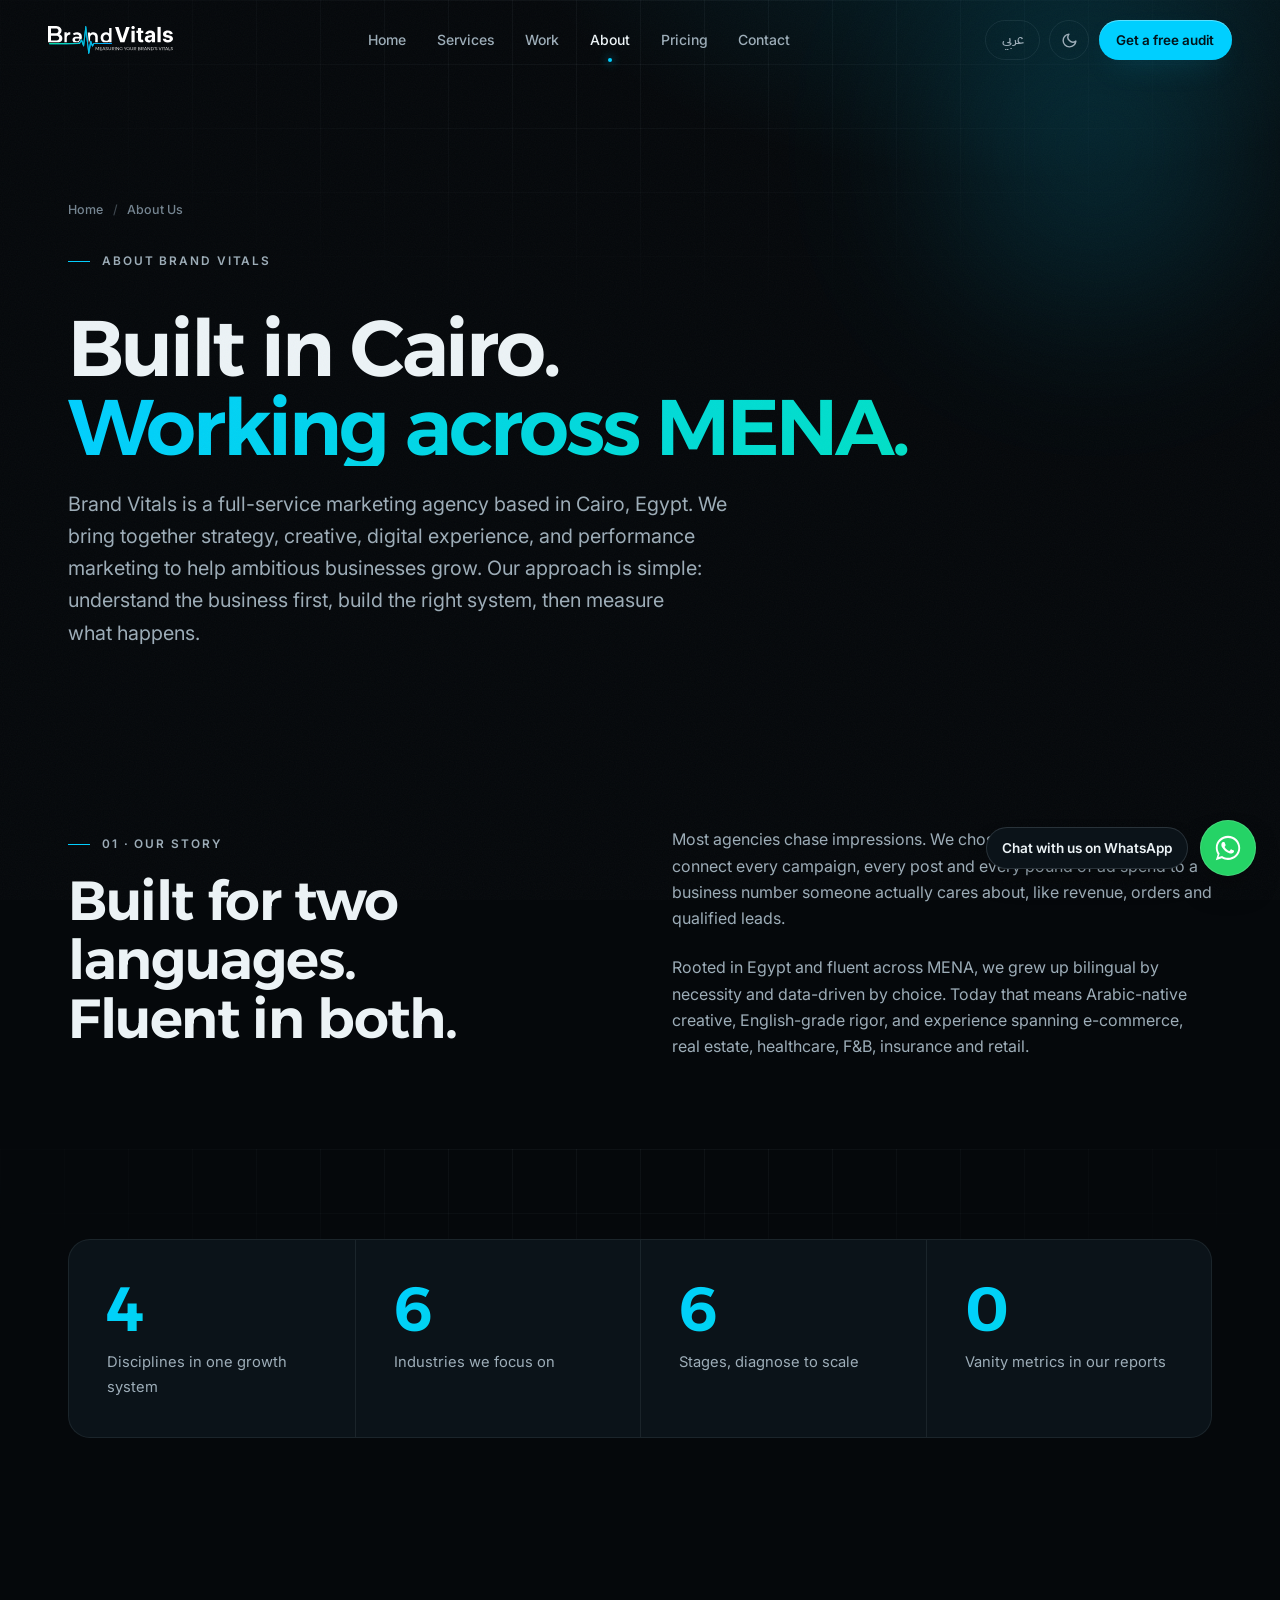
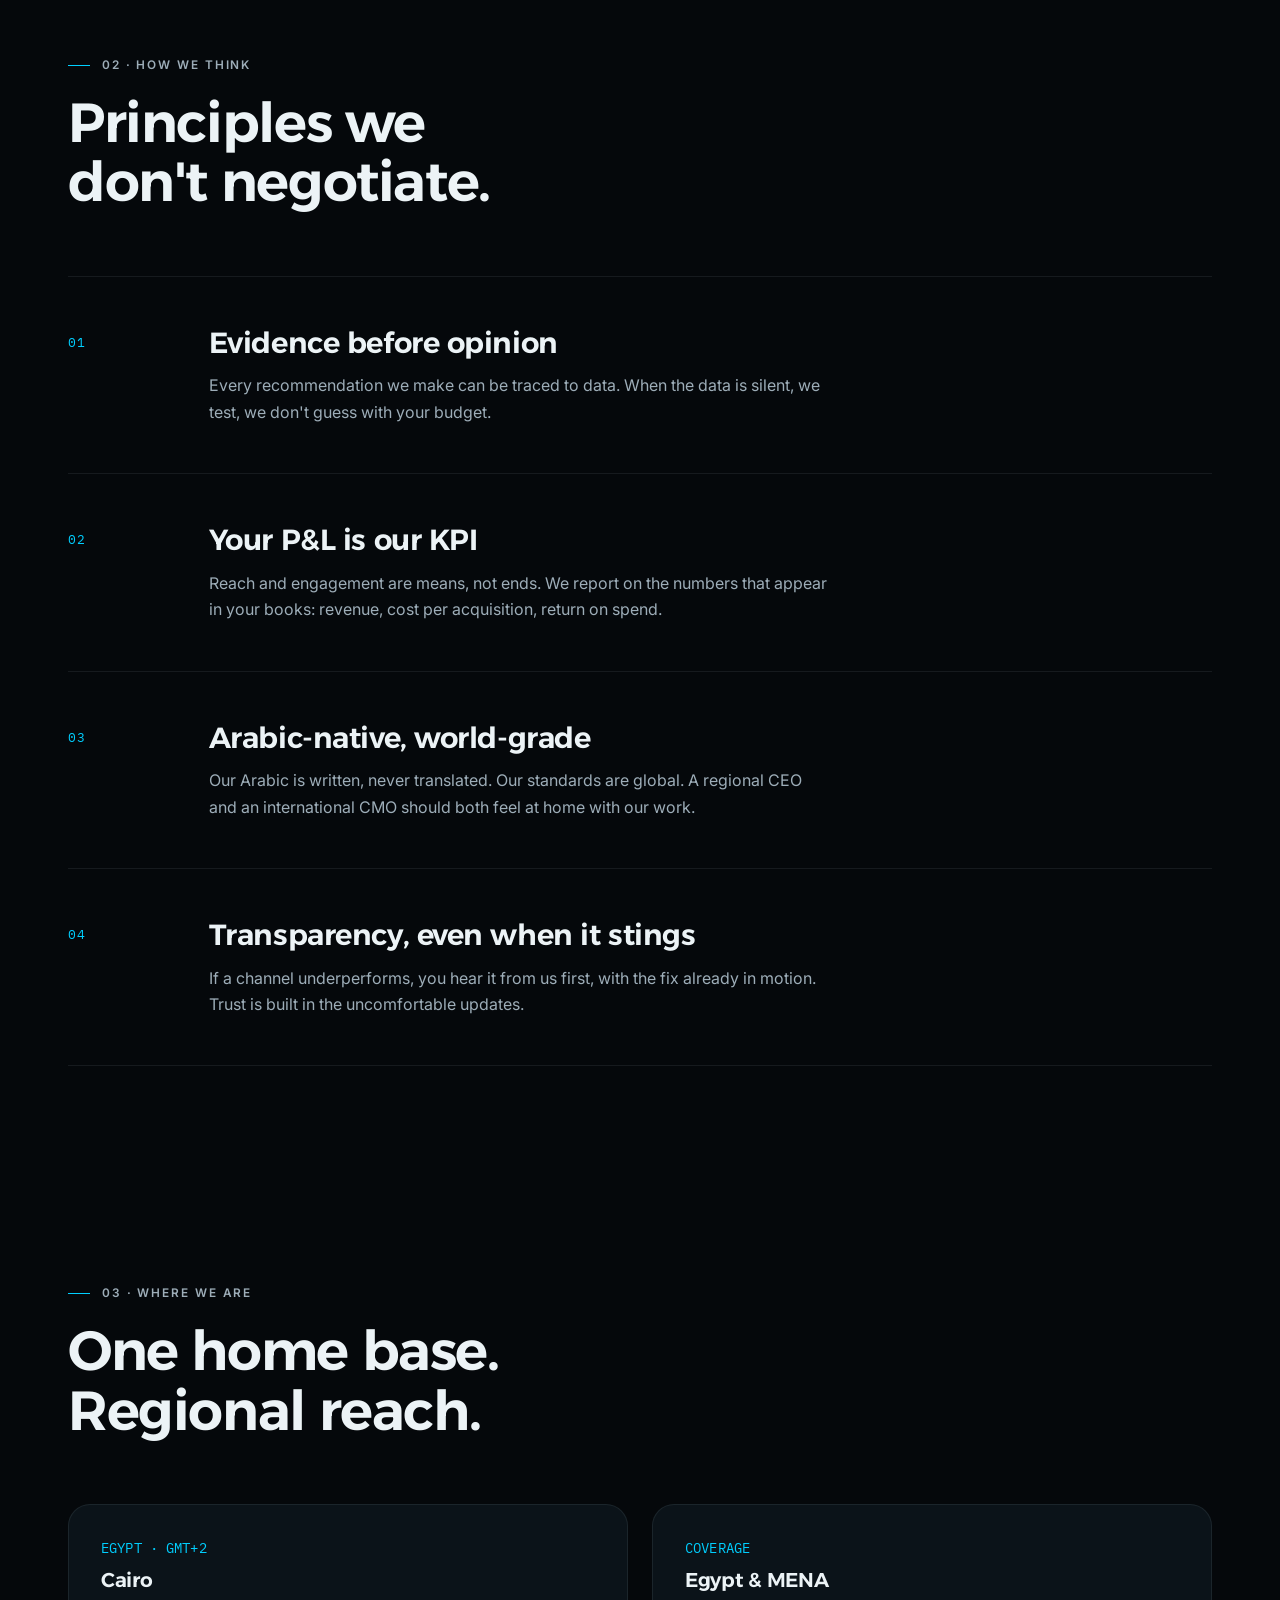
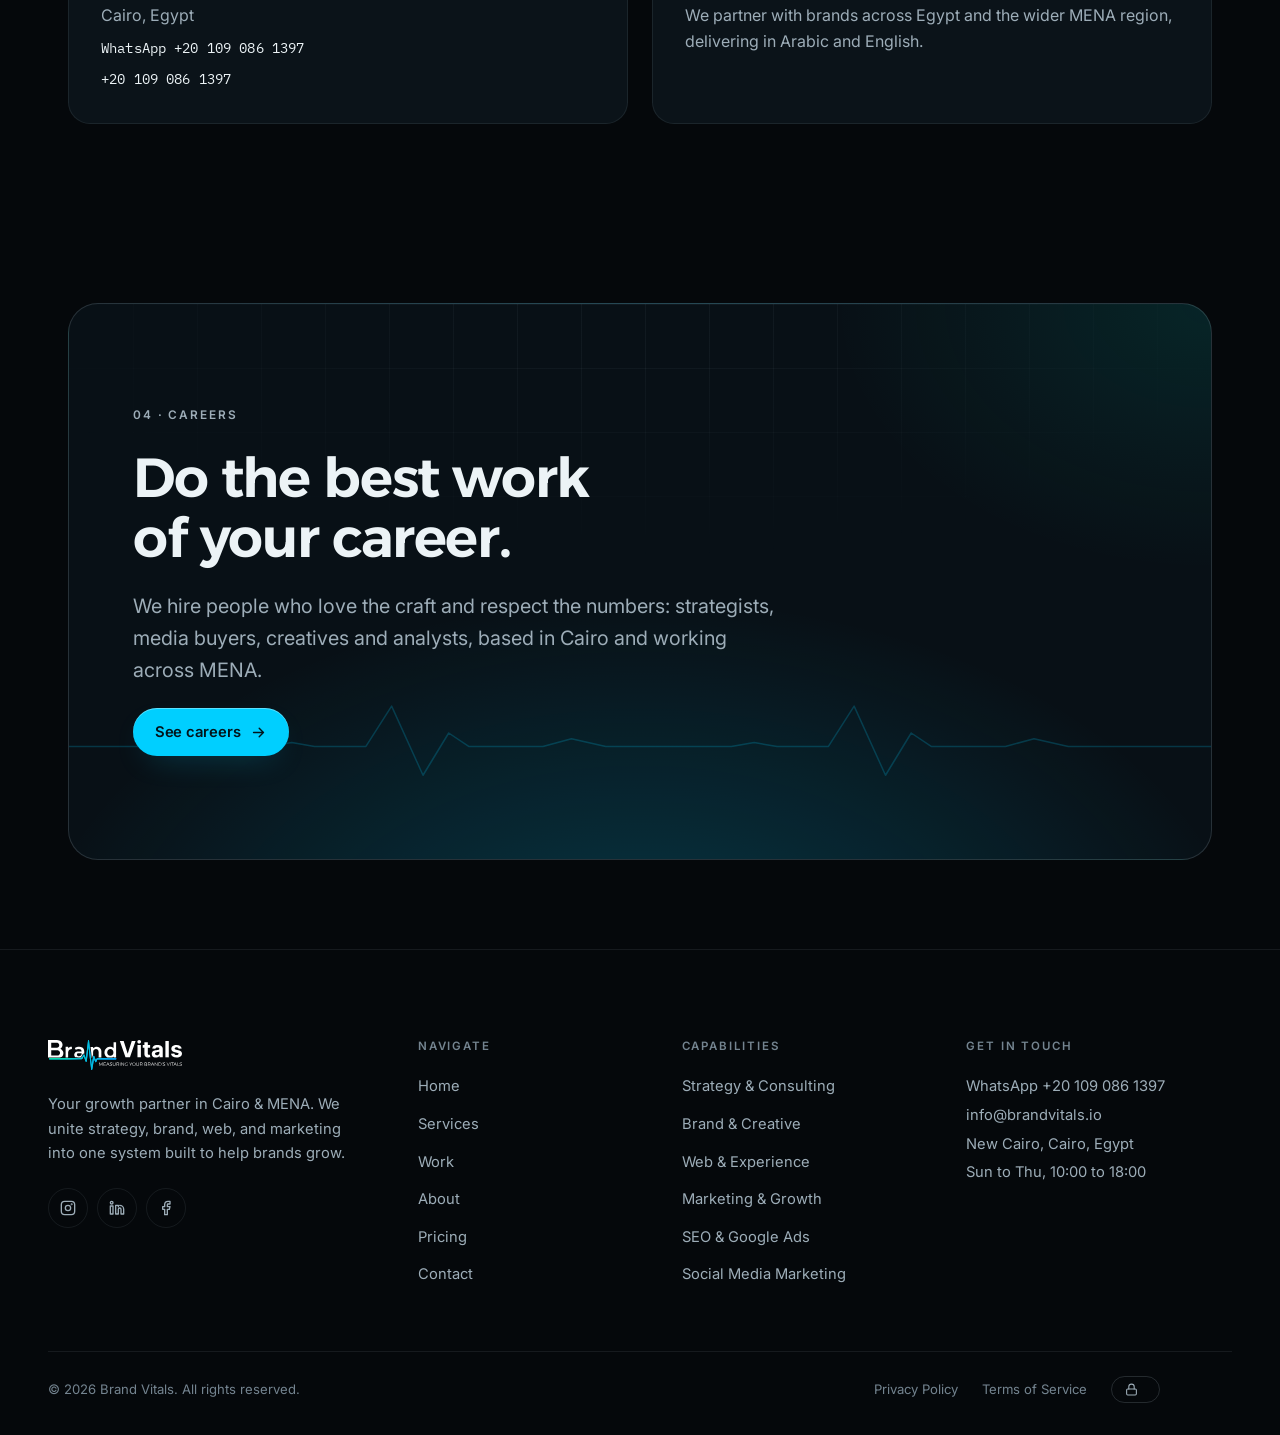
<file: about.html>
<!DOCTYPE html>
<html lang="en" dir="ltr" data-theme="dark" data-title-en="About Brand Vitals | Marketing Agency in Cairo" data-title-ar="عن براند فايتلز | وكالة تسويق في القاهرة"><head>
  <meta charset="UTF-8">
  <meta name="viewport" content="width=device-width, initial-scale=1.0">
  <title>About Brand Vitals | Marketing Agency in Cairo</title>
  <meta name="description" content="Brand Vitals is a full-service marketing agency based in Cairo, Egypt, bringing together strategy, creative, digital experience, and performance marketing to help ambitious businesses grow across Egypt and MENA.">
  <link rel="canonical" href="https://brandvitals.io/about.html">
  <meta name="theme-color" content="#05080B">
  <meta name="robots" content="index, follow">
  <meta property="og:type" content="website">
  <meta property="og:site_name" content="Brand Vitals">
  <meta property="og:title" content="About Brand Vitals">
  <meta property="og:description" content="A full-service marketing agency in Cairo, Egypt. Understand the business first, build the right system, then measure what happens.">
  <meta property="og:url" content="https://brandvitals.io/about.html">
  <link rel="icon" type="image/png" sizes="32x32" href="assets/img/favicon-32.png">
  <link rel="icon" type="image/svg+xml" href="assets/img/favicon.svg">
  <link rel="apple-touch-icon" href="assets/img/apple-touch-icon.png">
  <script>(function(){try{var t=localStorage.getItem("oso-theme")||"dark";document.documentElement.dataset.theme=t;var l=localStorage.getItem("oso-lang")||"en";document.documentElement.lang=l;document.documentElement.dir=l==="ar"?"rtl":"ltr";}catch(e){}})();</script>
  <link rel="preconnect" href="https://fonts.googleapis.com">
  <link rel="preconnect" href="https://fonts.gstatic.com" crossorigin="">
  <link href="https://fonts.googleapis.com/css2?family=Alexandria:wght@300;400;500;600;700;800&amp;family=Inter:wght@400;500;600;700&amp;family=IBM+Plex+Mono:wght@400;500;600&amp;family=IBM+Plex+Sans+Arabic:wght@400;500;600;700&amp;display=swap" rel="stylesheet">
  <link rel="stylesheet" href="assets/css/main.css?v=2">
  <script type="application/ld+json">
  {
    "@context": "https://schema.org",
    "@graph": [
      {
        "@type": "BreadcrumbList",
        "itemListElement": [
          { "@type": "ListItem", "position": 1, "name": "Home", "item": "https://brandvitals.io/" },
          { "@type": "ListItem", "position": 2, "name": "About Us", "item": "https://brandvitals.io/about.html" }
        ]
      },
      {
        "@type": "AboutPage",
        "url": "https://brandvitals.io/about.html",
        "about": { "@id": "https://brandvitals.io/#org" }
      }
    ]
  }
  </script>
</head>
<body class="noise">
  <a class="skip-link" href="#main" data-en="Skip to content" data-ar="تخطّي إلى المحتوى">Skip to content</a>
  <div class="progress" aria-hidden="true"></div>

  <header class="nav">
    <div class="nav__inner">
      <a class="nav__logo" href="index.html" aria-label="Brand Vitals, Home">
        <img class="logo-light" src="assets/img/logo-light.svg" alt="Brand Vitals" width="253" height="44">
        <img class="logo-dark" src="assets/img/logo.svg" alt="Brand Vitals" width="253" height="44">
      </a>
      <nav class="nav__links" aria-label="Primary">
        <a class="nav__link" href="index.html" data-en="Home" data-ar="الرئيسية">Home</a>
        <a class="nav__link" href="solutions.html" data-en="Services" data-ar="الخدمات">Services</a>
        <a class="nav__link" href="work.html" data-en="Work" data-ar="أعمالنا">Work</a>
        <a class="nav__link" href="about.html" data-en="About" data-ar="من نحن">About</a>
        <a class="nav__link" href="products.html" data-en="Pricing" data-ar="الأسعار">Pricing</a>
        <a class="nav__link" href="contact.html" data-en="Contact" data-ar="تواصل">Contact</a>
      </nav>
      <div class="nav__actions">
        <button class="lang-toggle" data-lang-toggle="" aria-label="Switch language">عربي</button>
        <button class="icon-btn theme-toggle" data-theme-toggle="" aria-label="Toggle color theme">
          <svg class="icon-moon" viewBox="0 0 24 24" fill="none" stroke="currentColor" stroke-width="2" stroke-linecap="round" stroke-linejoin="round"><path d="M21 12.8A9 9 0 1 1 11.2 3 7 7 0 0 0 21 12.8z"></path></svg>
          <svg class="icon-sun" viewBox="0 0 24 24" fill="none" stroke="currentColor" stroke-width="2" stroke-linecap="round" stroke-linejoin="round"><circle cx="12" cy="12" r="4"></circle><path d="M12 2v2m0 16v2M4.9 4.9l1.4 1.4m11.4 11.4 1.4 1.4M2 12h2m16 0h2M4.9 19.1l1.4-1.4M17.7 6.3l1.4-1.4"></path></svg>
        </button>
        <a class="btn btn--primary" href="contact.html" data-magnetic="" data-consult=""><span data-en="Get a free audit" data-ar="تدقيق مجاني">Get a free audit</span></a>
        <button class="nav__burger" aria-label="Open menu" aria-expanded="false"><span></span><span></span><span></span></button>
      </div>
    </div>
  </header>

  <nav class="drawer" aria-label="Mobile">
    <a class="drawer__link" href="index.html"><span class="mono">01</span><span data-en="Home" data-ar="الرئيسية">Home</span></a>
    <a class="drawer__link" href="solutions.html"><span class="mono">02</span><span data-en="Services" data-ar="الخدمات">Services</span></a>
    <a class="drawer__link" href="work.html"><span class="mono">03</span><span data-en="Work" data-ar="أعمالنا">Work</span></a>
    <a class="drawer__link" href="about.html"><span class="mono">04</span><span data-en="About" data-ar="من نحن">About</span></a>
    <a class="drawer__link" href="products.html"><span class="mono">05</span><span data-en="Pricing" data-ar="الأسعار">Pricing</span></a>
    <a class="drawer__link" href="contact.html"><span class="mono">06</span><span data-en="Contact" data-ar="تواصل">Contact</span></a>
    <div class="drawer__foot"><a class="btn btn--primary" href="contact.html" data-consult=""><span data-en="Get a free audit" data-ar="احصل على تدقيق مجاني">Get a free audit</span></a></div>
  </nav>

  <main id="main">

    <!-- Page hero -->
    <section class="page-hero grid-field">
      <div class="orb orb--a float-slow" style="top:-15%; inset-inline-end:-6%;" data-parallax="0.06"></div>
      <div class="container">
        <nav class="breadcrumb" aria-label="Breadcrumb">
          <a href="index.html" data-en="Home" data-ar="الرئيسية">Home</a><span class="sep">/</span><span data-en="About Us" data-ar="من نحن">About Us</span>
        </nav>
        <p class="eyebrow" data-en="About Brand Vitals" data-ar="عن براند فايتلز">About Brand Vitals</p>
        <h1 class="page-hero__title" style="margin-top:1rem">
          <span class="wr"><span style="transition-delay:.1s" data-en="Built in Cairo." data-ar="مبنيّون في القاهرة.">Built in Cairo.</span></span><br>
          <span class="wr"><span style="transition-delay:.28s" class="accent-text" data-en="Working across MENA." data-ar="نعمل عبر المنطقة.">Working across MENA.</span></span>
        </h1>
        <p class="lead" data-en="Brand Vitals is a full-service marketing agency based in Cairo, Egypt. We bring together strategy, creative, digital experience, and performance marketing to help ambitious businesses grow. Our approach is simple: understand the business first, build the right system, then measure what happens." data-ar="براند فايتلز وكالة تسويق متكاملة الخدمات مقرّها القاهرة، مصر. نجمع الاستراتيجية والإبداع والتجربة الرقمية وتسويق الأداء لمساعدة الأعمال الطموحة على النمو. منهجنا بسيط: نفهم العمل أولًا، نبني النظام الصحيح، ثم نقيس ما يحدث.">Brand Vitals is a full-service marketing agency based in Cairo, Egypt. We bring together strategy, creative, digital experience, and performance marketing to help ambitious businesses grow. Our approach is simple: understand the business first, build the right system, then measure what happens.</p>
      </div>
    </section>

    <!-- Story -->
    <section class="section section--tight">
      <div class="container">
        <div class="split split--top">
          <div data-reveal="">
            <p class="eyebrow" data-en="01 · Our story" data-ar="01 · قصتنا">01 · Our story</p>
            <h2 style="margin-top:1rem" data-en="Built for two languages. Fluent in both." data-ar="بُنينا للغتين. ونتقن كلتيهما.">Built for two languages. Fluent in both.</h2>
          </div>
          <div style="display:grid; gap:1.4rem" data-reveal="">
            <p style="color:var(--text-2)" data-en="Most agencies chase impressions. We chose a harder discipline: we connect every campaign, every post and every pound of ad spend to a business number someone actually cares about, like revenue, orders and qualified leads." data-ar="تلاحق معظم الوكالات الانطباعات. نحن اخترنا انضباطاً أصعب: نربط كل حملة، وكل منشور، وكل جنيهٍ من الإنفاق الإعلاني برقمٍ تجاري يهمّ فعلاً، مثل الإيراد والطلبات والعملاء المؤهلين.">Most agencies chase impressions. We chose a harder discipline: we connect every campaign, every post and every pound of ad spend to a business number someone actually cares about, like revenue, orders and qualified leads.</p>
            <p style="color:var(--text-2)" data-en="Rooted in Egypt and fluent across MENA, we grew up bilingual by necessity and data-driven by choice. Today that means Arabic-native creative, English-grade rigor, and experience spanning e-commerce, real estate, healthcare, F&amp;B, insurance and retail." data-ar="متجذّرون في مصر ونتقن التعامل عبر المنطقة، نشأنا ثنائيّي اللغة بحكم الواقع، ومدفوعين بالبيانات بمحض الاختيار. واليوم يعني ذلك إبداعاً عربياً أصيلاً، وصرامةً عالمية المستوى، وخبرةً تمتد عبر التجارة الإلكترونية والعقارات والرعاية الصحية والأغذية والتأمين والتجزئة.">Rooted in Egypt and fluent across MENA, we grew up bilingual by necessity and data-driven by choice. Today that means Arabic-native creative, English-grade rigor, and experience spanning e-commerce, real estate, healthcare, F&amp;B, insurance and retail.</p>
          </div>
        </div>
      </div>
    </section>

    <!-- Numbers -->
    <section class="section section--tight grid-field">
      <div class="container">
        <div class="stat-grid">
          <div class="stat" data-reveal=""><span class="stat__num"><span data-count="4">0</span></span><span class="stat__label" data-en="Disciplines in one growth system" data-ar="تخصّصات في نظام نموٍّ واحد">Disciplines in one growth system</span></div>
          <div class="stat" data-reveal="" style="--rd:.08s"><span class="stat__num"><span data-count="6">0</span></span><span class="stat__label" data-en="Industries we focus on" data-ar="قطاعات نركّز عليها">Industries we focus on</span></div>
          <div class="stat" data-reveal="" style="--rd:.16s"><span class="stat__num"><span data-count="6">0</span></span><span class="stat__label" data-en="Stages, diagnose to scale" data-ar="مراحل، من التشخيص إلى التوسّع">Stages, diagnose to scale</span></div>
          <div class="stat" data-reveal="" style="--rd:.24s"><span class="stat__num"><span data-count="0">0</span></span><span class="stat__label" data-en="Vanity metrics in our reports" data-ar="مقاييس شكلية في تقاريرنا">Vanity metrics in our reports</span></div>
        </div>
      </div>
    </section>

    <!-- Values -->
    <section class="section">
      <div class="container">
        <div class="section-head" data-reveal="">
          <p class="eyebrow" data-en="02 · How we think" data-ar="02 · كيف نفكر">02 · How we think</p>
          <h2 data-en="Principles we don't negotiate." data-ar="مبادئ لا نساوم عليها.">Principles we don't negotiate.</h2>
        </div>
        <div>
          <div class="value-row" data-reveal="">
            <span class="num">01</span>
            <div>
              <h3 data-en="Evidence before opinion" data-ar="الدليل قبل الرأي">Evidence before opinion</h3>
              <p data-en="Every recommendation we make can be traced to data. When the data is silent, we test, we don't guess with your budget." data-ar="كل توصية نقدمها يمكن تتبّعها إلى بيانات. وحين تصمت البيانات، نختبر، ولا نخمّن بميزانيتك.">Every recommendation we make can be traced to data. When the data is silent, we test, we don't guess with your budget.</p>
            </div>
          </div>
          <div class="value-row" data-reveal="">
            <span class="num">02</span>
            <div>
              <h3 data-en="Your P&amp;L is our KPI" data-ar="أرباحك هي مؤشرنا">Your P&amp;L is our KPI</h3>
              <p data-en="Reach and engagement are means, not ends. We report on the numbers that appear in your books: revenue, cost per acquisition, return on spend." data-ar="الوصول والتفاعل وسيلتان، لا غايتين. نُقدّم تقارير عن الأرقام التي تظهر في دفاترك: الإيراد، وتكلفة الاستحواذ، والعائد على الإنفاق.">Reach and engagement are means, not ends. We report on the numbers that appear in your books: revenue, cost per acquisition, return on spend.</p>
            </div>
          </div>
          <div class="value-row" data-reveal="">
            <span class="num">03</span>
            <div>
              <h3 data-en="Arabic-native, world-grade" data-ar="عربيّ الجذور، عالميّ المستوى">Arabic-native, world-grade</h3>
              <p data-en="Our Arabic is written, never translated. Our standards are global. A regional CEO and an international CMO should both feel at home with our work." data-ar="عربيتنا تُكتب ولا تُترجم. ومعاييرنا عالمية. يجب أن يشعر الرئيس التنفيذي الإقليمي ومدير التسويق الدولي كلاهما بالثقة نفسها في عملنا.">Our Arabic is written, never translated. Our standards are global. A regional CEO and an international CMO should both feel at home with our work.</p>
            </div>
          </div>
          <div class="value-row" data-reveal="">
            <span class="num">04</span>
            <div>
              <h3 data-en="Transparency, even when it stings" data-ar="الشفافية، حتى حين تؤلم">Transparency, even when it stings</h3>
              <p data-en="If a channel underperforms, you hear it from us first, with the fix already in motion. Trust is built in the uncomfortable updates." data-ar="إذا تعثّرت قناة، تسمع ذلك منا أولاً، والحلّ قيد التنفيذ بالفعل. الثقة تُبنى في التحديثات غير المريحة.">If a channel underperforms, you hear it from us first, with the fix already in motion. Trust is built in the uncomfortable updates.</p>
            </div>
          </div>
        </div>
      </div>
    </section>

    <!-- Offices -->
    <section class="section section--tight">
      <div class="container">
        <div class="section-head" data-reveal="">
          <p class="eyebrow" data-en="03 · Where we are" data-ar="03 · أين نحن">03 · Where we are</p>
          <h2 data-en="One home base. Regional reach." data-ar="مقرٌّ واحد. وحضورٌ إقليمي.">One home base. Regional reach.</h2>
        </div>
        <div class="grid-2">
          <div class="card office-card" data-reveal="">
            <span class="mono" style="color:var(--accent)">EGYPT · GMT+2</span>
            <h3 data-en="Cairo" data-ar="القاهرة">Cairo</h3>
            <address data-en="Cairo, Egypt" data-ar="القاهرة، مصر">Cairo, Egypt</address>
            <p class="mono"><a href="https://wa.me/201090861397" target="_blank" rel="noopener" dir="ltr">WhatsApp +20 109 086 1397</a></p>
            <p class="mono"><a href="tel:+201090861397" dir="ltr">+20 109 086 1397</a></p>
          </div>
          <div class="card office-card" data-reveal="" style="--rd:.1s">
            <span class="mono" style="color:var(--accent)">COVERAGE</span>
            <h3 data-en="Egypt &amp; MENA" data-ar="مصر والمنطقة">Egypt &amp; MENA</h3>
            <address data-en="We partner with brands across Egypt and the wider MENA region, delivering in Arabic and English." data-ar="نعمل مع علامات عبر مصر ومنطقة الشرق الأوسط وشمال أفريقيا، ونُنفّذ بالعربية والإنجليزية.">We partner with brands across Egypt and the wider MENA region, delivering in Arabic and English.</address>
          </div>
        </div>
      </div>
    </section>

    <!-- Careers -->
    <section class="section section--tight">
      <div class="container">
        <div class="cta-band__card grid-field" data-reveal="" style="text-align:start; justify-items:start;">
          <p class="eyebrow" data-en="04 · Careers" data-ar="04 · الوظائف">04 · Careers</p>
          <h2 data-en="Do the best work of your career." data-ar="قدّم أفضل عملٍ في مسيرتك.">Do the best work of your career.</h2>
          <p class="lead" data-en="We hire people who love the craft and respect the numbers: strategists, media buyers, creatives and analysts, based in Cairo and working across MENA." data-ar="نوظّف من يعشقون الحرفة ويحترمون الأرقام: استراتيجيون ومشترو إعلانات ومبدعون ومحللون، مقرّهم القاهرة ويعملون عبر المنطقة.">We hire people who love the craft and respect the numbers: strategists, media buyers, creatives and analysts, based in Cairo and working across MENA.</p>
          <a class="btn btn--primary" href="careers.html" data-magnetic=""><span class="btn__label" data-en="See careers" data-ar="شاهد الوظائف">See careers</span><svg viewBox="0 0 24 24" fill="none" stroke="currentColor" stroke-width="2" stroke-linecap="round" stroke-linejoin="round"><path d="M5 12h14M13 6l6 6-6 6"></path></svg></a>
        </div>
      </div>
    </section>

    <!-- Footer -->
    <footer class="footer">
    <div class="container container--wide">
      <div class="footer__grid">
        <div class="footer__brand">
          <a href="index.html" aria-label="Brand Vitals, Home">
            <img class="logo-light" src="assets/img/logo-light.svg" alt="Brand Vitals" width="253" height="44">
            <img class="logo-dark" src="assets/img/logo.svg" alt="Brand Vitals" width="253" height="44">
          </a>
          <p data-en="Your growth partner in Cairo &amp; MENA. We unite strategy, brand, web, and marketing into one system built to help brands grow." data-ar="شريك نموّك في القاهرة والمنطقة. نُوحّد الاستراتيجية والعلامة والويب والتسويق في نظام واحد مبنيّ لمساعدة العلامات على النموّ.">Your growth partner in Cairo &amp; MENA. We unite strategy, brand, web, and marketing into one system built to help brands grow.</p>
          <div class="socials">
            <a href="https://www.instagram.com/brandvitals.io" target="_blank" rel="noopener" aria-label="Instagram"><svg viewBox="0 0 24 24" fill="none" stroke="currentColor" stroke-width="2" stroke-linecap="round" stroke-linejoin="round"><rect x="2" y="2" width="20" height="20" rx="5"></rect><circle cx="12" cy="12" r="4"></circle><circle cx="17.5" cy="6.5" r=".5" fill="currentColor"></circle></svg></a>
            <a href="https://www.linkedin.com/company/brandvitals-io" target="_blank" rel="noopener" aria-label="LinkedIn"><svg viewBox="0 0 24 24" fill="none" stroke="currentColor" stroke-width="2" stroke-linecap="round" stroke-linejoin="round"><path d="M16 8a6 6 0 0 1 6 6v7h-4v-7a2 2 0 0 0-4 0v7h-4V8h4v2"></path><rect x="2" y="9" width="4" height="12"></rect><circle cx="4" cy="4" r="2"></circle></svg></a>
            <a href="https://www.facebook.com/BrandVitals.io" target="_blank" rel="noopener" aria-label="Facebook"><svg viewBox="0 0 24 24" fill="none" stroke="currentColor" stroke-width="2" stroke-linecap="round" stroke-linejoin="round"><path d="M18 2h-3a5 5 0 0 0-5 5v3H7v4h3v8h4v-8h3l1-4h-4V7a1 1 0 0 1 1-1h3z"></path></svg></a>
          </div>
        </div>
        <div class="footer__col">
          <h4 data-en="Navigate" data-ar="تصفّح">Navigate</h4>
          <ul>
            <li><a href="index.html" data-en="Home" data-ar="الرئيسية">Home</a></li>
            <li><a href="solutions.html" data-en="Services" data-ar="الخدمات">Services</a></li>
            <li><a href="work.html" data-en="Work" data-ar="أعمالنا">Work</a></li>
            <li><a href="about.html" data-en="About" data-ar="من نحن">About</a></li>
            <li><a href="products.html" data-en="Pricing" data-ar="الأسعار">Pricing</a></li>
            <li><a href="contact.html" data-en="Contact" data-ar="تواصل">Contact</a></li>
          </ul>
        </div>
        <div class="footer__col">
          <h4 data-en="Capabilities" data-ar="قدراتنا">Capabilities</h4>
          <ul>
            <li><a href="solutions.html" data-en="Strategy &amp; Consulting" data-ar="الاستراتيجية والاستشارات">Strategy &amp; Consulting</a></li>
            <li><a href="solutions.html" data-en="Brand &amp; Creative" data-ar="العلامة والإبداع">Brand &amp; Creative</a></li>
            <li><a href="solutions.html" data-en="Web &amp; Experience" data-ar="الويب والتجربة">Web &amp; Experience</a></li>
            <li><a href="solutions.html" data-en="Marketing &amp; Growth" data-ar="التسويق والنموّ">Marketing &amp; Growth</a></li>
            <li><a href="solutions.html" data-en="SEO &amp; Google Ads" data-ar="السيو وإعلانات جوجل">SEO &amp; Google Ads</a></li>
            <li><a href="solutions.html" data-en="Social Media Marketing" data-ar="تسويق وسائل التواصل">Social Media Marketing</a></li>
          </ul>
        </div>
        <div class="footer__col">
          <h4 data-en="Get in touch" data-ar="تواصل معنا">Get in touch</h4>
          <address>
            <a href="https://wa.me/201090861397" target="_blank" rel="noopener" dir="ltr">WhatsApp +20 109 086 1397</a><br>
            <a href="mailto:info@brandvitals.io" dir="ltr">info@brandvitals.io</a><br>
            <span data-en="New Cairo, Cairo, Egypt" data-ar="القاهرة الجديدة، القاهرة، مصر">New Cairo, Cairo, Egypt</span><br>
            <span data-en="Sun to Thu, 10:00 to 18:00" data-ar="الأحد إلى الخميس، 10:00 إلى 18:00">Sun to Thu, 10:00 to 18:00</span>
          </address>
        </div>
      </div>
      <div class="footer__bar">
        <span>© <span data-year="">2025</span> Brand Vitals. <span data-en="All rights reserved." data-ar="جميع الحقوق محفوظة.">All rights reserved.</span></span>
        <div class="legal">
          <a href="privacy.html" data-en="Privacy Policy" data-ar="سياسة الخصوصية">Privacy Policy</a>
          <a href="privacy.html#terms" data-en="Terms of Service" data-ar="شروط الخدمة">Terms of Service</a>
          <a class="footer__dash" href="" rel="nofollow"><svg viewBox="0 0 24 24" fill="none" stroke="currentColor" stroke-width="2" stroke-linecap="round" stroke-linejoin="round" aria-hidden="true"><rect x="3" y="11" width="18" height="11" rx="2"></rect><path d="M7 11V7a5 5 0 0 1 10 0v4"></path></svg><span data-en="" data-ar=""></span></a>
        </div>
      </div>
    </div>
  </footer>

  </main>

  <button class="to-top" aria-label="Back to top"><svg viewBox="0 0 24 24" fill="none" stroke="currentColor" stroke-width="2.5" stroke-linecap="round" stroke-linejoin="round"><path d="M12 19V5M5 12l7-7 7 7"></path></svg></button>
  <script src="assets/js/main.js?v=2" defer=""></script>

</body></html>
</file>
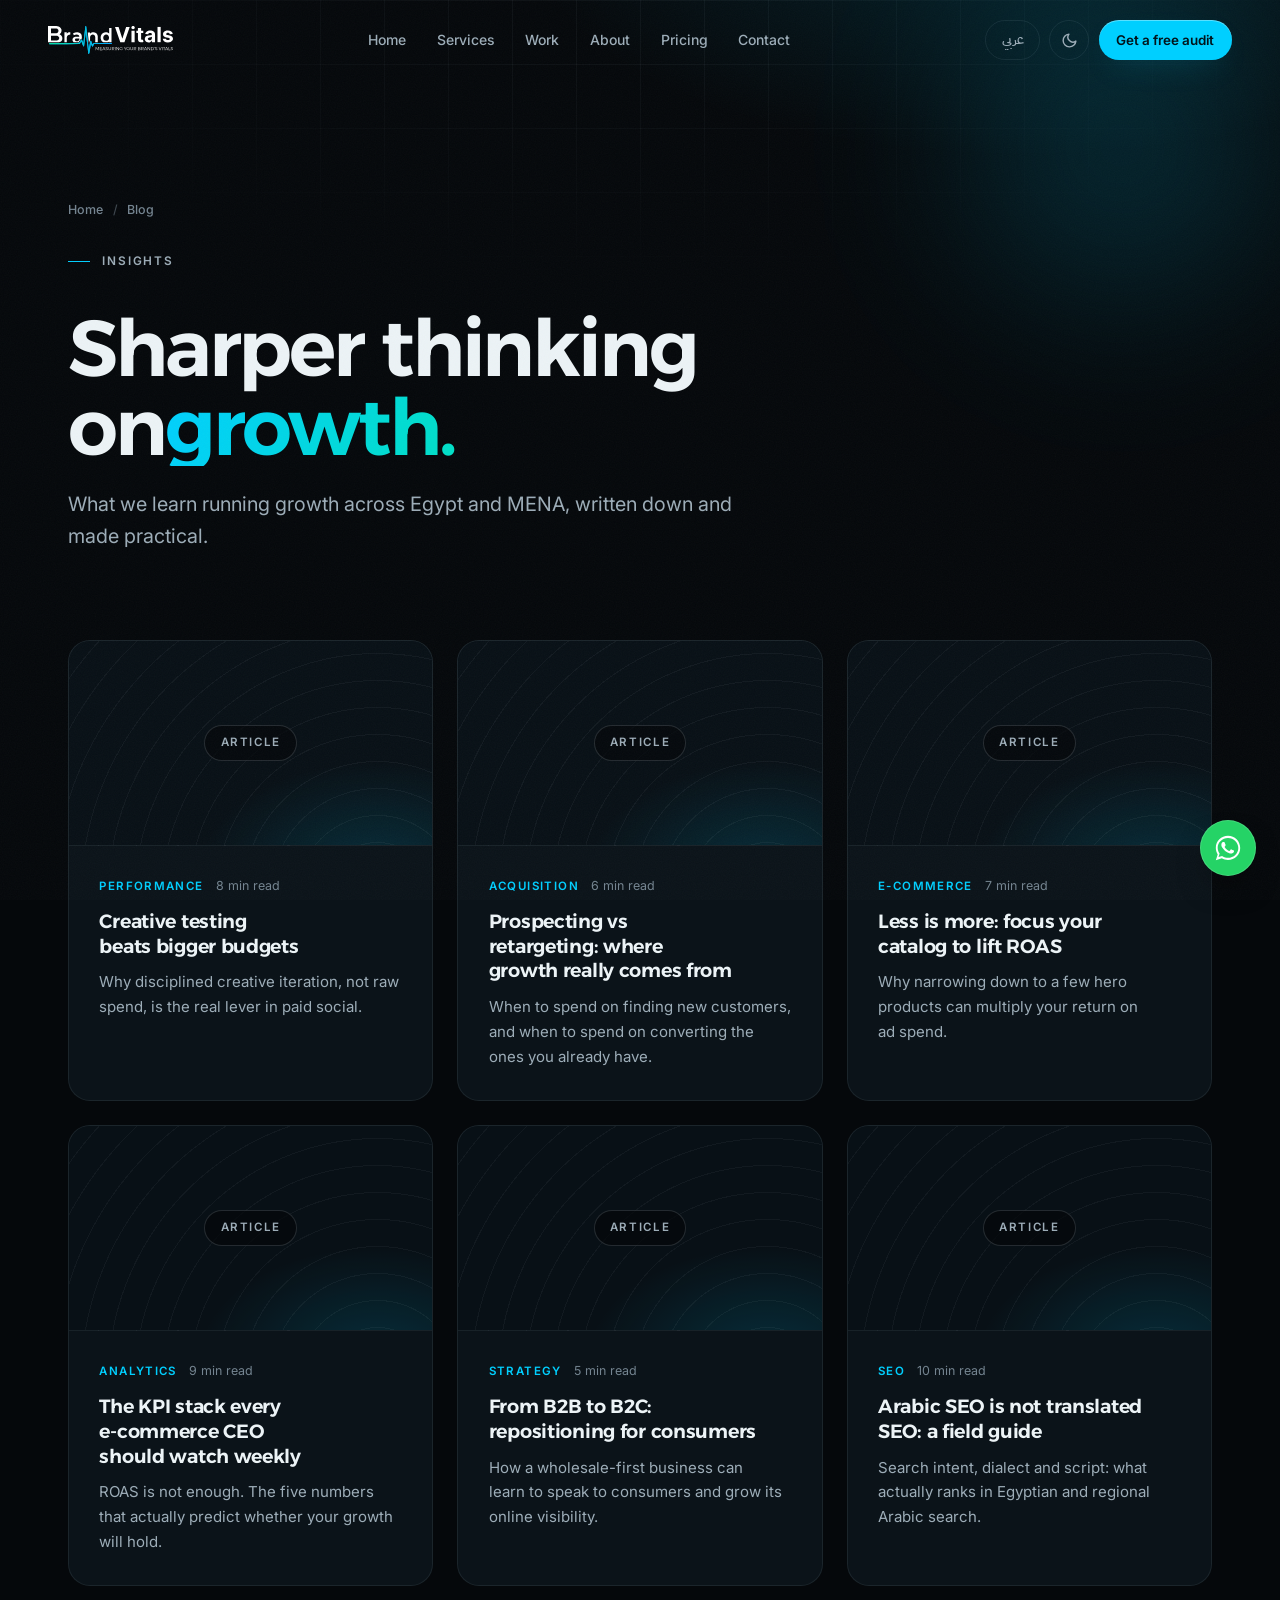
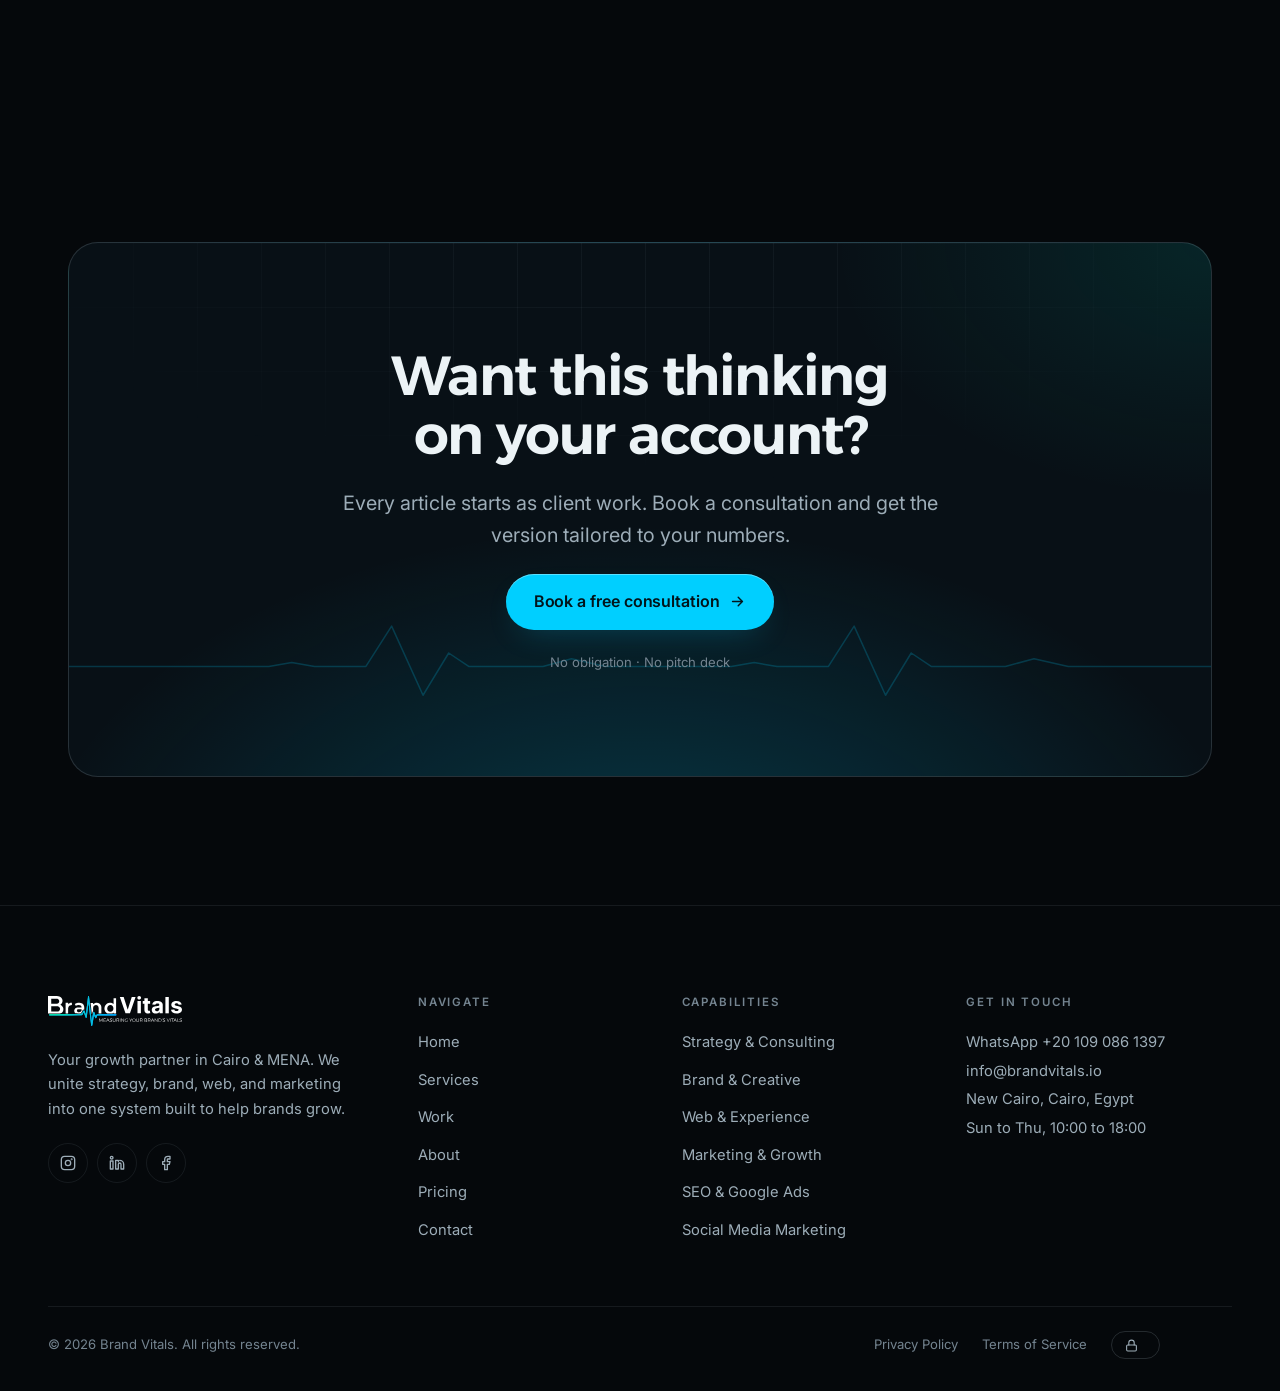
<file: blog.html>
<!DOCTYPE html>
<html lang="en" dir="ltr" data-theme="dark" data-title-en="Blog, Growth Insights for Egypt &amp; MENA | Brand Vitals" data-title-ar="المدونة، رؤى نموّ لمصر والمنطقة | Brand Vitals"><head>
  <meta charset="UTF-8">
  <meta name="viewport" content="width=device-width, initial-scale=1.0">
  <title>Blog, Growth Insights for Egypt &amp; MENA | Brand Vitals</title>
  <meta name="description" content="Sharper thinking on growth: performance marketing, e-commerce, SEO and analytics insights for Egypt and the MENA region, from the Brand Vitals team.">
  <link rel="canonical" href="https://brandvitals.io/blog.html">
  <meta name="theme-color" content="#05080B">
  <meta name="robots" content="index, follow">
  <meta property="og:type" content="website">
  <meta property="og:site_name" content="Brand Vitals">
  <meta property="og:title" content="Blog, Brand Vitals">
  <meta property="og:description" content="Growth insights for Egypt &amp; MENA from the Brand Vitals team.">
  <meta property="og:url" content="https://brandvitals.io/blog.html">
  <link rel="icon" type="image/png" sizes="32x32" href="assets/img/favicon-32.png">
  <link rel="icon" type="image/svg+xml" href="assets/img/favicon.svg">
  <link rel="apple-touch-icon" href="assets/img/apple-touch-icon.png">
  <script>(function(){try{var t=localStorage.getItem("oso-theme")||"dark";document.documentElement.dataset.theme=t;var l=localStorage.getItem("oso-lang")||"en";document.documentElement.lang=l;document.documentElement.dir=l==="ar"?"rtl":"ltr";}catch(e){}})();</script>
  <link rel="preconnect" href="https://fonts.googleapis.com">
  <link rel="preconnect" href="https://fonts.gstatic.com" crossorigin="">
  <link href="https://fonts.googleapis.com/css2?family=Alexandria:wght@300;400;500;600;700;800&amp;family=Inter:wght@400;500;600;700&amp;family=IBM+Plex+Mono:wght@400;500;600&amp;family=IBM+Plex+Sans+Arabic:wght@400;500;600;700&amp;display=swap" rel="stylesheet">
  <link rel="stylesheet" href="assets/css/main.css?v=2">
  <script type="application/ld+json">
  {
    "@context": "https://schema.org",
    "@type": "BreadcrumbList",
    "itemListElement": [
      { "@type": "ListItem", "position": 1, "name": "Home", "item": "https://brandvitals.io/" },
      { "@type": "ListItem", "position": 2, "name": "Blog", "item": "https://brandvitals.io/blog.html" }
    ]
  }
  </script>
</head>
<body class="noise">
  <a class="skip-link" href="#main" data-en="Skip to content" data-ar="تخطّي إلى المحتوى">Skip to content</a>
  <div class="progress" aria-hidden="true"></div>

  <header class="nav">
    <div class="nav__inner">
      <a class="nav__logo" href="index.html" aria-label="Brand Vitals, Home">
        <img class="logo-light" src="assets/img/logo-light.svg" alt="Brand Vitals" width="253" height="44">
        <img class="logo-dark" src="assets/img/logo.svg" alt="Brand Vitals" width="253" height="44">
      </a>
      <nav class="nav__links" aria-label="Primary">
        <a class="nav__link" href="index.html" data-en="Home" data-ar="الرئيسية">Home</a>
        <a class="nav__link" href="solutions.html" data-en="Services" data-ar="الخدمات">Services</a>
        <a class="nav__link" href="work.html" data-en="Work" data-ar="أعمالنا">Work</a>
        <a class="nav__link" href="about.html" data-en="About" data-ar="من نحن">About</a>
        <a class="nav__link" href="products.html" data-en="Pricing" data-ar="الأسعار">Pricing</a>
        <a class="nav__link" href="contact.html" data-en="Contact" data-ar="تواصل">Contact</a>
      </nav>
      <div class="nav__actions">
        <button class="lang-toggle" data-lang-toggle="" aria-label="Switch language">عربي</button>
        <button class="icon-btn theme-toggle" data-theme-toggle="" aria-label="Toggle color theme">
          <svg class="icon-moon" viewBox="0 0 24 24" fill="none" stroke="currentColor" stroke-width="2" stroke-linecap="round" stroke-linejoin="round"><path d="M21 12.8A9 9 0 1 1 11.2 3 7 7 0 0 0 21 12.8z"></path></svg>
          <svg class="icon-sun" viewBox="0 0 24 24" fill="none" stroke="currentColor" stroke-width="2" stroke-linecap="round" stroke-linejoin="round"><circle cx="12" cy="12" r="4"></circle><path d="M12 2v2m0 16v2M4.9 4.9l1.4 1.4m11.4 11.4 1.4 1.4M2 12h2m16 0h2M4.9 19.1l1.4-1.4M17.7 6.3l1.4-1.4"></path></svg>
        </button>
        <a class="btn btn--primary" href="contact.html" data-magnetic="" data-consult=""><span data-en="Get a free audit" data-ar="تدقيق مجاني">Get a free audit</span></a>
        <button class="nav__burger" aria-label="Open menu" aria-expanded="false"><span></span><span></span><span></span></button>
      </div>
    </div>
  </header>

  <nav class="drawer" aria-label="Mobile">
    <a class="drawer__link" href="index.html"><span class="mono">01</span><span data-en="Home" data-ar="الرئيسية">Home</span></a>
    <a class="drawer__link" href="solutions.html"><span class="mono">02</span><span data-en="Services" data-ar="الخدمات">Services</span></a>
    <a class="drawer__link" href="work.html"><span class="mono">03</span><span data-en="Work" data-ar="أعمالنا">Work</span></a>
    <a class="drawer__link" href="about.html"><span class="mono">04</span><span data-en="About" data-ar="من نحن">About</span></a>
    <a class="drawer__link" href="products.html"><span class="mono">05</span><span data-en="Pricing" data-ar="الأسعار">Pricing</span></a>
    <a class="drawer__link" href="contact.html"><span class="mono">06</span><span data-en="Contact" data-ar="تواصل">Contact</span></a>
    <div class="drawer__foot"><a class="btn btn--primary" href="contact.html" data-consult=""><span data-en="Get a free audit" data-ar="احصل على تدقيق مجاني">Get a free audit</span></a></div>
  </nav>

  <main id="main">

    <!-- Page hero -->
    <section class="page-hero grid-field">
      <div class="orb orb--a float-slow" style="top:-18%; inset-inline-end:-8%;" data-parallax="0.05"></div>
      <div class="container">
        <nav class="breadcrumb" aria-label="Breadcrumb">
          <a href="index.html" data-en="Home" data-ar="الرئيسية">Home</a><span class="sep">/</span><span data-en="Blog" data-ar="المدونة">Blog</span>
        </nav>
        <p class="eyebrow" data-en="Insights" data-ar="رؤى">Insights</p>
        <h1 class="page-hero__title" style="margin-top:1rem">
          <span class="wr"><span style="transition-delay:.1s" data-en="Sharper thinking" data-ar="تفكيرٌ أعمق">Sharper thinking</span></span><br>
          <span class="wr"><span style="transition-delay:.28s" data-en="on " data-ar="حول ">on </span></span><span class="wr"><span style="transition-delay:.34s" class="accent-text" data-en="growth." data-ar="النمو.">growth.</span></span>
        </h1>
        <p class="lead" data-en="What we learn running growth across Egypt and MENA, written down and made practical." data-ar="ما نتعلّمه من إدارة النمو عبر مصر والمنطقة، مكتوبٌ هنا وجاهزٌ للتطبيق.">What we learn running growth across Egypt and MENA, written down and made practical.</p>
      </div>
    </section>

    <!-- Posts -->
    <section class="section section--flush-top">
      <div class="container">
        <!-- NOTE: article drafts, connect to a clean CMS before launch (original WP blog contained injected spam posts; see README) -->
        <div class="grid-3">
          <article class="card post-card" data-reveal="">
            <div class="post-card__media post-card__media--ph"><span class="case-ph-tag" data-en="Article" data-ar="مقال">Article</span></div>
            <div class="post-card__body">
              <div class="post-card__meta"><span class="cat" data-en="Performance" data-ar="الأداء">Performance</span><span data-en="8 min read" data-ar="8 دقائق قراءة">8 min read</span></div>
              <h3 data-en="Creative testing beats bigger budgets" data-ar="اختبار الإبداع يتفوّق على الميزانيات الأكبر">Creative testing beats bigger budgets</h3>
              <p data-en="Why disciplined creative iteration, not raw spend, is the real lever in paid social." data-ar="لماذا يكون التكرار الإبداعي المنضبط، لا حجم الإنفاق، هو الرافعة الحقيقية في السوشيال المدفوع.">Why disciplined creative iteration, not raw spend, is the real lever in paid social.</p>
            </div>
          </article>

          <article class="card post-card" data-reveal="" style="--rd:.08s">
            <div class="post-card__media post-card__media--ph"><span class="case-ph-tag" data-en="Article" data-ar="مقال">Article</span></div>
            <div class="post-card__body">
              <div class="post-card__meta"><span class="cat" data-en="Acquisition" data-ar="الاكتساب">Acquisition</span><span data-en="6 min read" data-ar="6 دقائق قراءة">6 min read</span></div>
              <h3 data-en="Prospecting vs retargeting: where growth really comes from" data-ar="الاكتساب مقابل إعادة الاستهداف: من أين يأتي النمو فعلاً">Prospecting vs retargeting: where growth really comes from</h3>
              <p data-en="When to spend on finding new customers, and when to spend on converting the ones you already have." data-ar="متى تُنفق على إيجاد عملاء جدد، ومتى تُنفق على تحويل من لديك بالفعل.">When to spend on finding new customers, and when to spend on converting the ones you already have.</p>
            </div>
          </article>

          <article class="card post-card" data-reveal="" style="--rd:.16s">
            <div class="post-card__media post-card__media--ph"><span class="case-ph-tag" data-en="Article" data-ar="مقال">Article</span></div>
            <div class="post-card__body">
              <div class="post-card__meta"><span class="cat" data-en="E-commerce" data-ar="التجارة الإلكترونية">E-commerce</span><span data-en="7 min read" data-ar="7 دقائق قراءة">7 min read</span></div>
              <h3 data-en="Less is more: focus your catalog to lift ROAS" data-ar="القليل يصنع الكثير: ركّز كتالوجك لترفع العائد">Less is more: focus your catalog to lift ROAS</h3>
              <p data-en="Why narrowing down to a few hero products can multiply your return on ad spend." data-ar="لماذا قد يُضاعف التركيز على عددٍ قليل من المنتجات الأبرز عائدك على الإنفاق الإعلاني.">Why narrowing down to a few hero products can multiply your return on ad spend.</p>
            </div>
          </article>

          <article class="card post-card" data-reveal="">
            <div class="post-card__media post-card__media--ph"><span class="case-ph-tag" data-en="Article" data-ar="مقال">Article</span></div>
            <div class="post-card__body">
              <div class="post-card__meta"><span class="cat" data-en="Analytics" data-ar="التحليلات">Analytics</span><span data-en="9 min read" data-ar="9 دقائق قراءة">9 min read</span></div>
              <h3 data-en="The KPI stack every e-commerce CEO should watch weekly" data-ar="مؤشرات الأداء التي يجب أن يراقبها كل مدير تجارة إلكترونية أسبوعياً">The KPI stack every e-commerce CEO should watch weekly</h3>
              <p data-en="ROAS is not enough. The five numbers that actually predict whether your growth will hold." data-ar="العائد على الإنفاق وحده لا يكفي. خمسة أرقام تتنبأ فعلاً بما إذا كان نموّك سيستمر.">ROAS is not enough. The five numbers that actually predict whether your growth will hold.</p>
            </div>
          </article>

          <article class="card post-card" data-reveal="" style="--rd:.08s">
            <div class="post-card__media post-card__media--ph"><span class="case-ph-tag" data-en="Article" data-ar="مقال">Article</span></div>
            <div class="post-card__body">
              <div class="post-card__meta"><span class="cat" data-en="Strategy" data-ar="الاستراتيجية">Strategy</span><span data-en="5 min read" data-ar="5 دقائق قراءة">5 min read</span></div>
              <h3 data-en="From B2B to B2C: repositioning for consumers" data-ar="من B2B إلى B2C: إعادة التموضع نحو المستهلك">From B2B to B2C: repositioning for consumers</h3>
              <p data-en="How a wholesale-first business can learn to speak to consumers and grow its online visibility." data-ar="كيف يمكن لشركةٍ قائمة على البيع بالجملة أن تتعلّم مخاطبة المستهلك وتنمّي ظهورها الرقمي.">How a wholesale-first business can learn to speak to consumers and grow its online visibility.</p>
            </div>
          </article>

          <article class="card post-card" data-reveal="" style="--rd:.16s">
            <div class="post-card__media post-card__media--ph"><span class="case-ph-tag" data-en="Article" data-ar="مقال">Article</span></div>
            <div class="post-card__body">
              <div class="post-card__meta"><span class="cat" data-en="SEO" data-ar="السيو">SEO</span><span data-en="10 min read" data-ar="10 دقائق قراءة">10 min read</span></div>
              <h3 data-en="Arabic SEO is not translated SEO: a field guide" data-ar="السيو العربي ليس سيو مُترجَماً: دليل ميداني">Arabic SEO is not translated SEO: a field guide</h3>
              <p data-en="Search intent, dialect and script: what actually ranks in Egyptian and regional Arabic search." data-ar="نية البحث واللهجة والكتابة: ما الذي يتصدّر فعلاً البحث العربي في مصر والمنطقة.">Search intent, dialect and script: what actually ranks in Egyptian and regional Arabic search.</p>
            </div>
          </article>
        </div>
      </div>
    </section>

    <!-- CTA -->
    <section class="section cta-band">
      <div class="container">
        <div class="cta-band__card grid-field" data-reveal="">
          <h2 data-en="Want this thinking on your account?" data-ar="تريد هذا التفكير في حسابك؟">Want this thinking on your account?</h2>
          <p class="lead" data-en="Every article starts as client work. Book a consultation and get the version tailored to your numbers." data-ar="كل مقال يبدأ كعملٍ لعميل. احجز استشارة واحصل على النسخة المصمّمة لأرقامك أنت.">Every article starts as client work. Book a consultation and get the version tailored to your numbers.</p>
          <div class="btn-row" style="justify-content:center">
            <a class="btn btn--primary btn--lg" href="contact.html" data-magnetic="" data-consult=""><span class="btn__label" data-en="Book a free consultation" data-ar="احجز استشارة مجانية">Book a free consultation</span><svg viewBox="0 0 24 24" fill="none" stroke="currentColor" stroke-width="2" stroke-linecap="round" stroke-linejoin="round"><path d="M5 12h14M13 6l6 6-6 6"></path></svg></a>
          </div>
          <p class="micro" data-en="No obligation · No pitch deck" data-ar="بلا التزام · بلا عرض بيعي">No obligation · No pitch deck</p>
        </div>
      </div>
    </section>

    <!-- Footer -->
    <footer class="footer">
    <div class="container container--wide">
      <div class="footer__grid">
        <div class="footer__brand">
          <a href="index.html" aria-label="Brand Vitals, Home">
            <img class="logo-light" src="assets/img/logo-light.svg" alt="Brand Vitals" width="253" height="44">
            <img class="logo-dark" src="assets/img/logo.svg" alt="Brand Vitals" width="253" height="44">
          </a>
          <p data-en="Your growth partner in Cairo &amp; MENA. We unite strategy, brand, web, and marketing into one system built to help brands grow." data-ar="شريك نموّك في القاهرة والمنطقة. نُوحّد الاستراتيجية والعلامة والويب والتسويق في نظام واحد مبنيّ لمساعدة العلامات على النموّ.">Your growth partner in Cairo &amp; MENA. We unite strategy, brand, web, and marketing into one system built to help brands grow.</p>
          <div class="socials">
            <a href="https://www.instagram.com/brandvitals.io" target="_blank" rel="noopener" aria-label="Instagram"><svg viewBox="0 0 24 24" fill="none" stroke="currentColor" stroke-width="2" stroke-linecap="round" stroke-linejoin="round"><rect x="2" y="2" width="20" height="20" rx="5"></rect><circle cx="12" cy="12" r="4"></circle><circle cx="17.5" cy="6.5" r=".5" fill="currentColor"></circle></svg></a>
            <a href="https://www.linkedin.com/company/brandvitals-io" target="_blank" rel="noopener" aria-label="LinkedIn"><svg viewBox="0 0 24 24" fill="none" stroke="currentColor" stroke-width="2" stroke-linecap="round" stroke-linejoin="round"><path d="M16 8a6 6 0 0 1 6 6v7h-4v-7a2 2 0 0 0-4 0v7h-4V8h4v2"></path><rect x="2" y="9" width="4" height="12"></rect><circle cx="4" cy="4" r="2"></circle></svg></a>
            <a href="https://www.facebook.com/BrandVitals.io" target="_blank" rel="noopener" aria-label="Facebook"><svg viewBox="0 0 24 24" fill="none" stroke="currentColor" stroke-width="2" stroke-linecap="round" stroke-linejoin="round"><path d="M18 2h-3a5 5 0 0 0-5 5v3H7v4h3v8h4v-8h3l1-4h-4V7a1 1 0 0 1 1-1h3z"></path></svg></a>
          </div>
        </div>
        <div class="footer__col">
          <h4 data-en="Navigate" data-ar="تصفّح">Navigate</h4>
          <ul>
            <li><a href="index.html" data-en="Home" data-ar="الرئيسية">Home</a></li>
            <li><a href="solutions.html" data-en="Services" data-ar="الخدمات">Services</a></li>
            <li><a href="work.html" data-en="Work" data-ar="أعمالنا">Work</a></li>
            <li><a href="about.html" data-en="About" data-ar="من نحن">About</a></li>
            <li><a href="products.html" data-en="Pricing" data-ar="الأسعار">Pricing</a></li>
            <li><a href="contact.html" data-en="Contact" data-ar="تواصل">Contact</a></li>
          </ul>
        </div>
        <div class="footer__col">
          <h4 data-en="Capabilities" data-ar="قدراتنا">Capabilities</h4>
          <ul>
            <li><a href="solutions.html" data-en="Strategy &amp; Consulting" data-ar="الاستراتيجية والاستشارات">Strategy &amp; Consulting</a></li>
            <li><a href="solutions.html" data-en="Brand &amp; Creative" data-ar="العلامة والإبداع">Brand &amp; Creative</a></li>
            <li><a href="solutions.html" data-en="Web &amp; Experience" data-ar="الويب والتجربة">Web &amp; Experience</a></li>
            <li><a href="solutions.html" data-en="Marketing &amp; Growth" data-ar="التسويق والنموّ">Marketing &amp; Growth</a></li>
            <li><a href="solutions.html" data-en="SEO &amp; Google Ads" data-ar="السيو وإعلانات جوجل">SEO &amp; Google Ads</a></li>
            <li><a href="solutions.html" data-en="Social Media Marketing" data-ar="تسويق وسائل التواصل">Social Media Marketing</a></li>
          </ul>
        </div>
        <div class="footer__col">
          <h4 data-en="Get in touch" data-ar="تواصل معنا">Get in touch</h4>
          <address>
            <a href="https://wa.me/201090861397" target="_blank" rel="noopener" dir="ltr">WhatsApp +20 109 086 1397</a><br>
            <a href="mailto:info@brandvitals.io" dir="ltr">info@brandvitals.io</a><br>
            <span data-en="New Cairo, Cairo, Egypt" data-ar="القاهرة الجديدة، القاهرة، مصر">New Cairo, Cairo, Egypt</span><br>
            <span data-en="Sun to Thu, 10:00 to 18:00" data-ar="الأحد إلى الخميس، 10:00 إلى 18:00">Sun to Thu, 10:00 to 18:00</span>
          </address>
        </div>
      </div>
      <div class="footer__bar">
        <span>© <span data-year="">2025</span> Brand Vitals. <span data-en="All rights reserved." data-ar="جميع الحقوق محفوظة.">All rights reserved.</span></span>
        <div class="legal">
          <a href="privacy.html" data-en="Privacy Policy" data-ar="سياسة الخصوصية">Privacy Policy</a>
          <a href="privacy.html#terms" data-en="Terms of Service" data-ar="شروط الخدمة">Terms of Service</a>
          <a class="footer__dash" href="" rel="nofollow"><svg viewBox="0 0 24 24" fill="none" stroke="currentColor" stroke-width="2" stroke-linecap="round" stroke-linejoin="round" aria-hidden="true"><rect x="3" y="11" width="18" height="11" rx="2"></rect><path d="M7 11V7a5 5 0 0 1 10 0v4"></path></svg><span data-en="" data-ar=""></span></a>
        </div>
      </div>
    </div>
  </footer>

  </main>

  <button class="to-top" aria-label="Back to top"><svg viewBox="0 0 24 24" fill="none" stroke="currentColor" stroke-width="2.5" stroke-linecap="round" stroke-linejoin="round"><path d="M12 19V5M5 12l7-7 7 7"></path></svg></button>
  <script src="assets/js/main.js?v=2" defer=""></script>

</body></html>
</file>
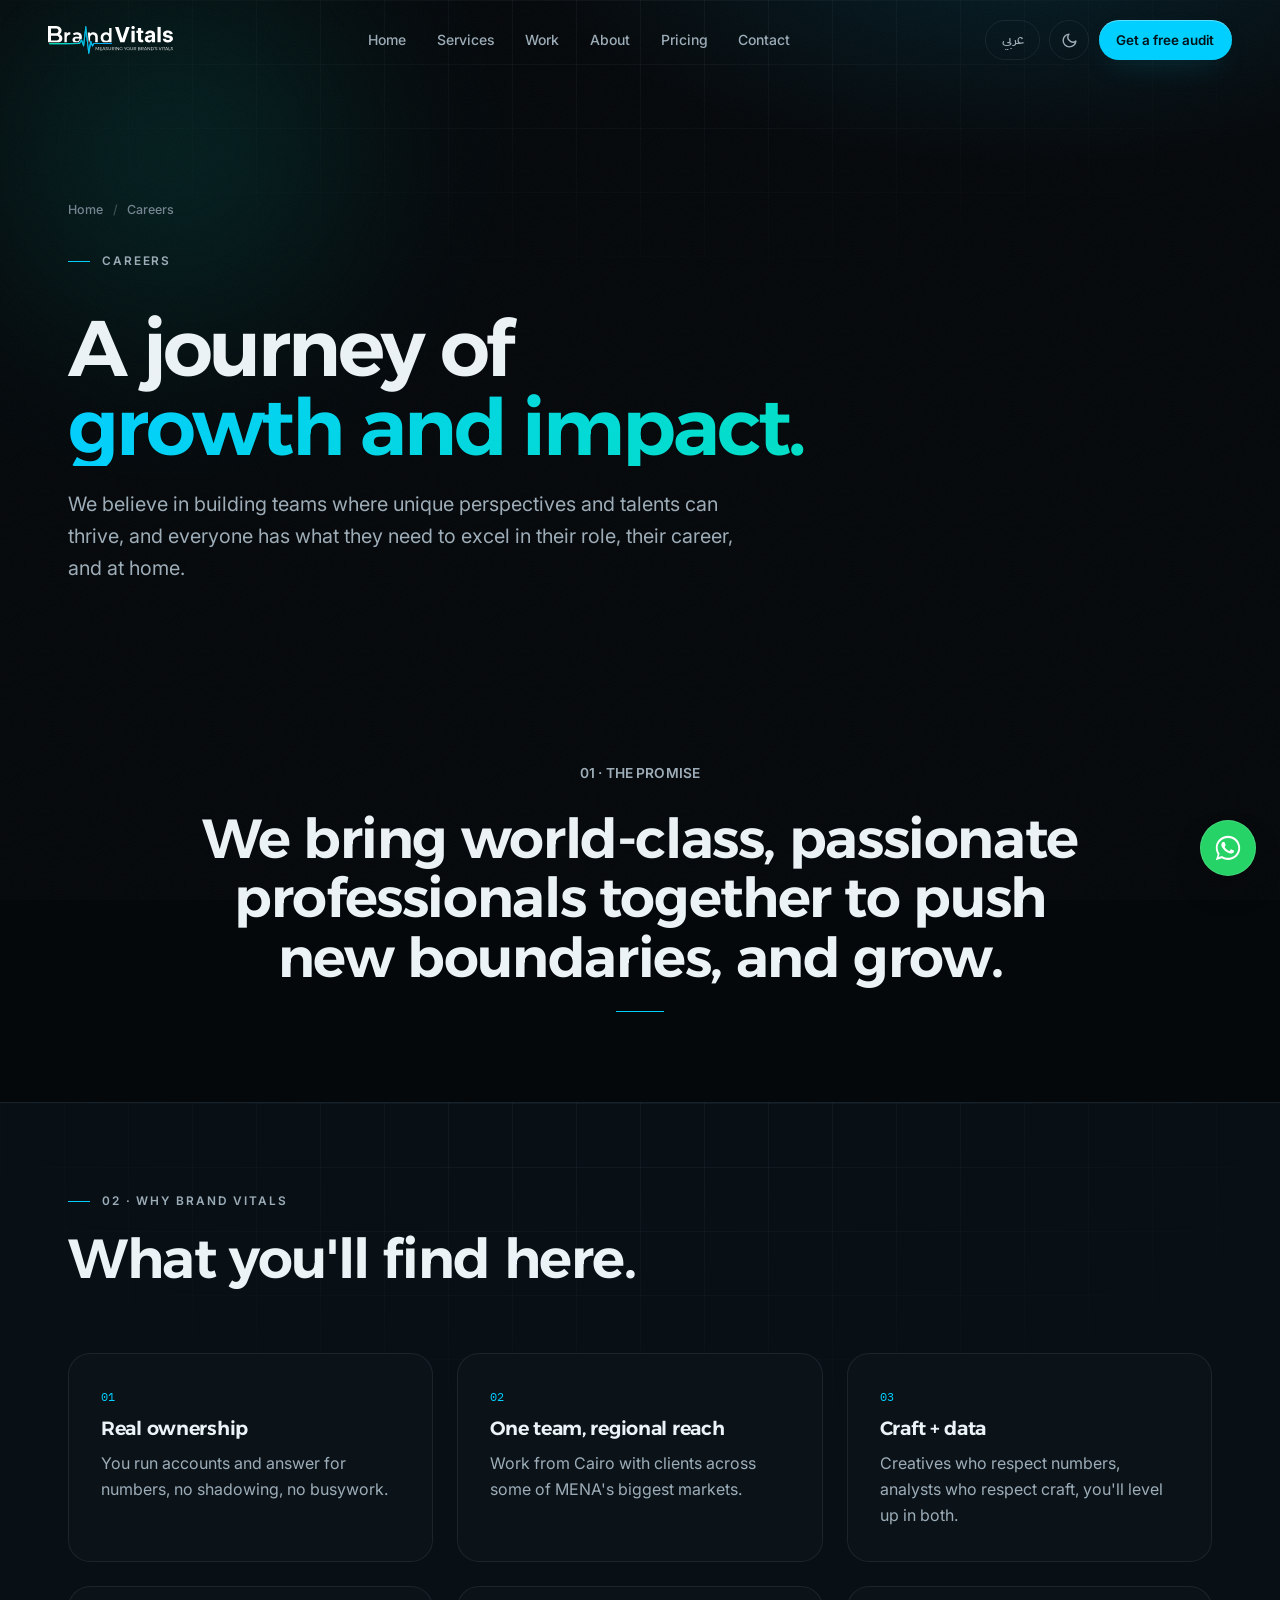
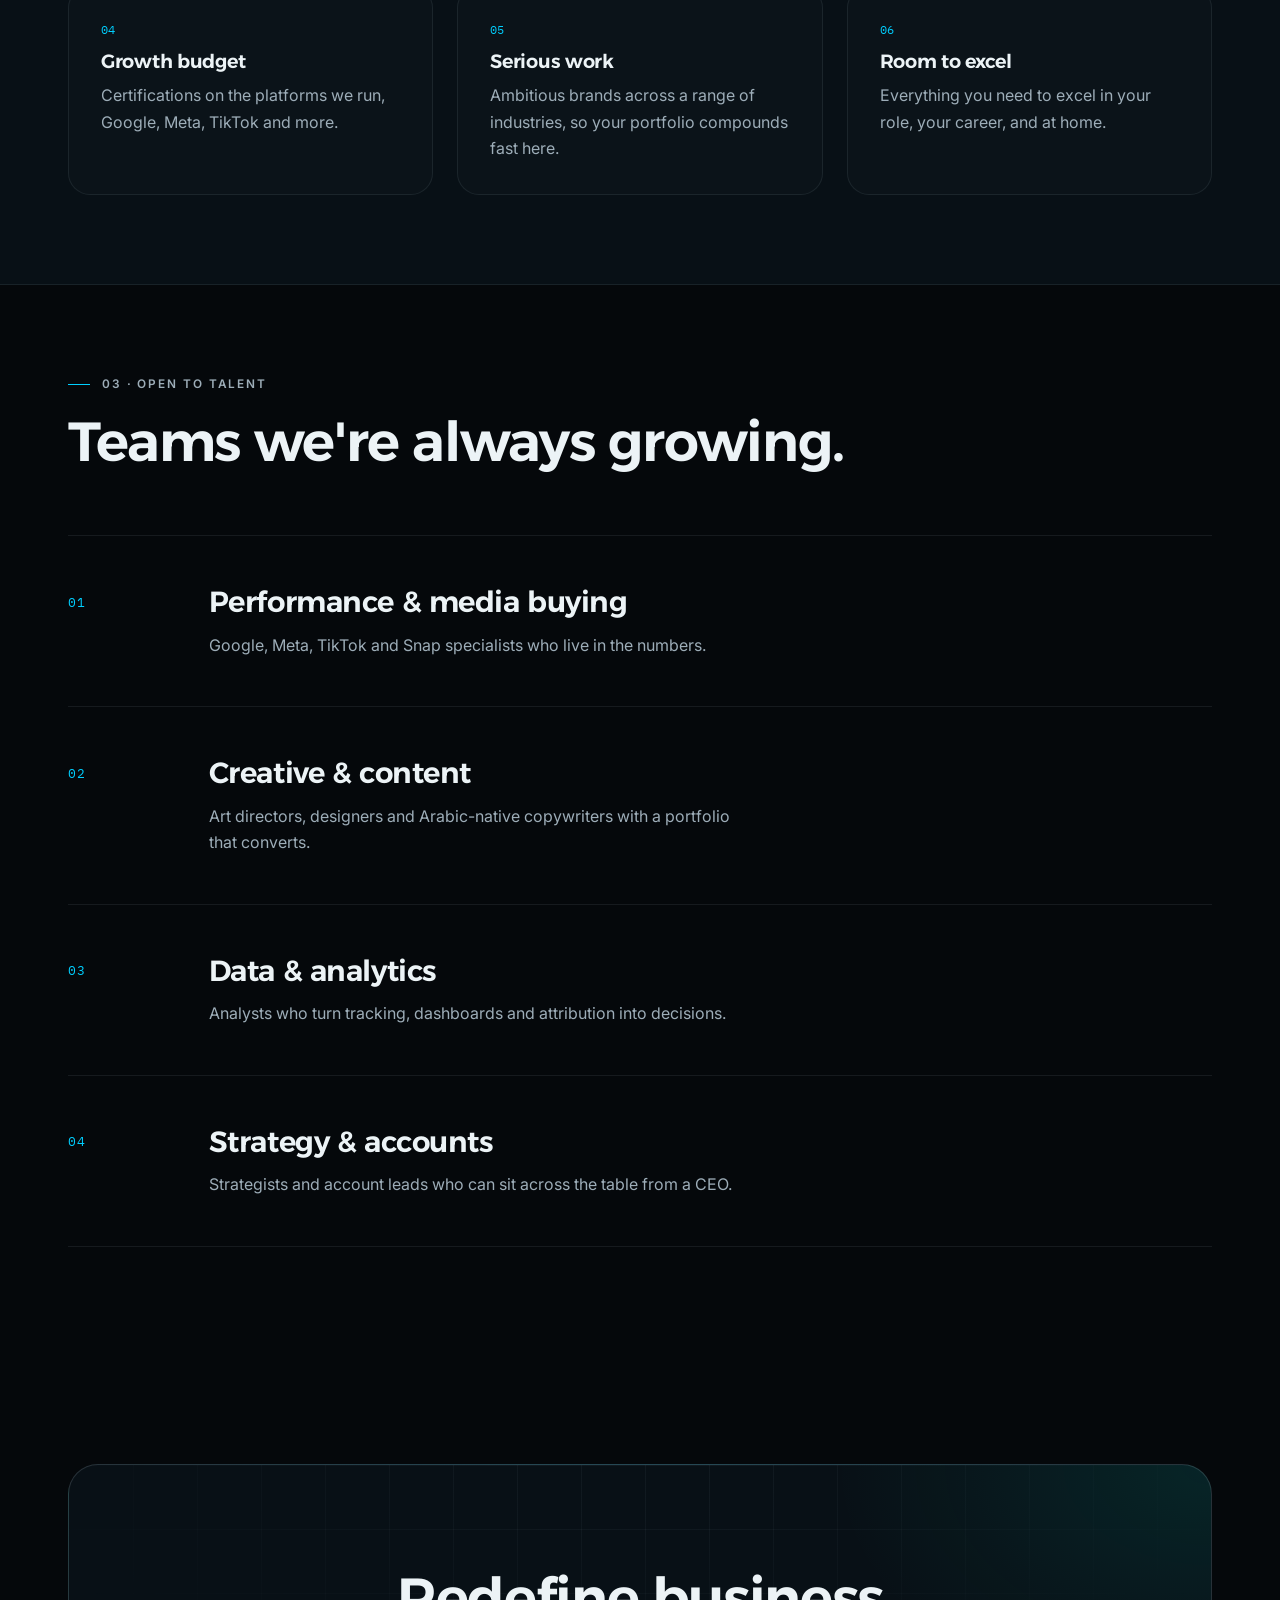
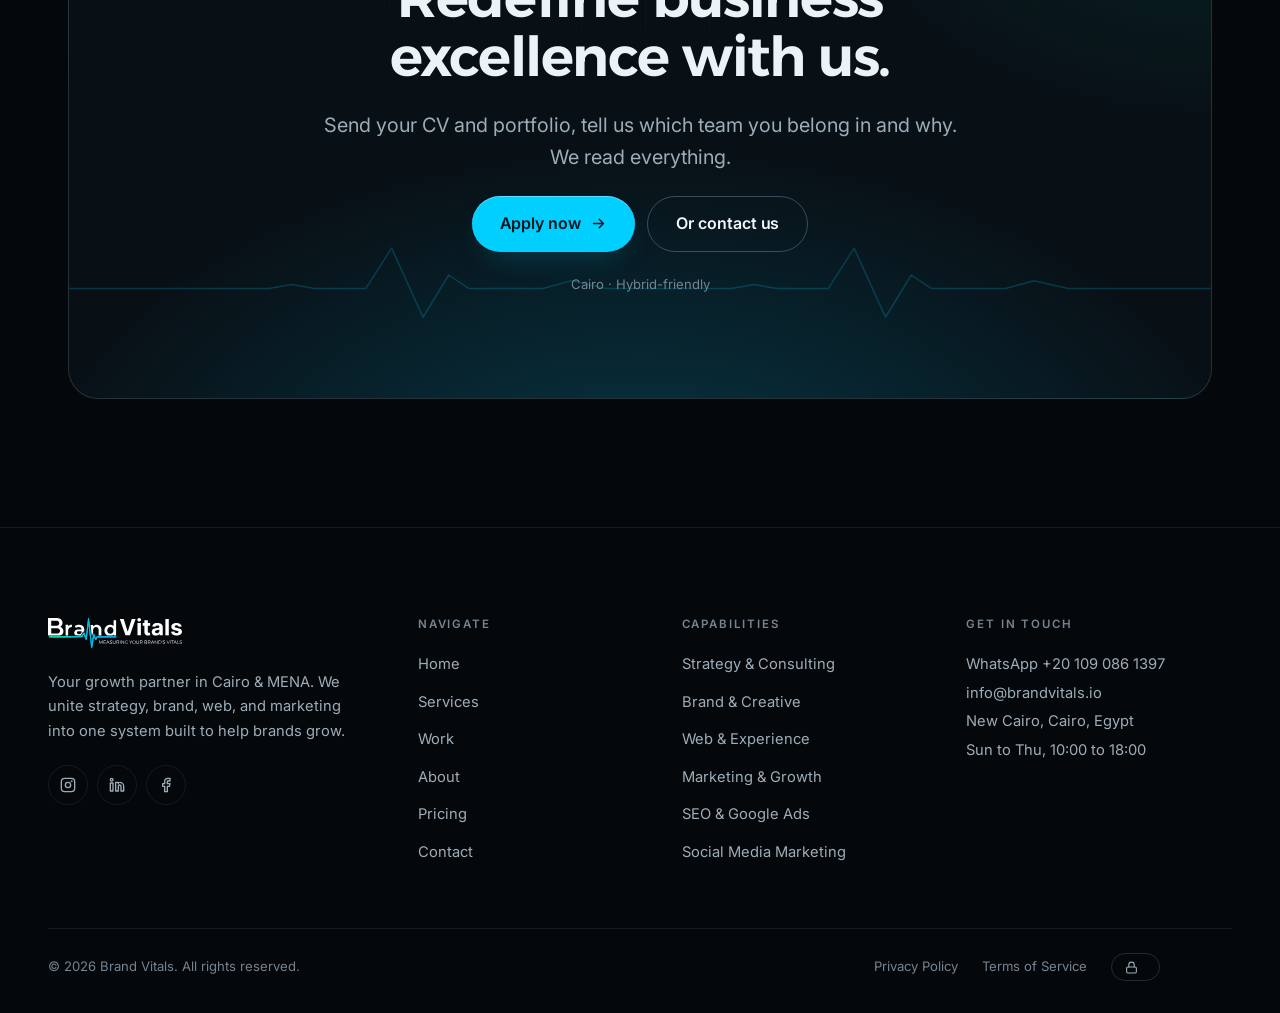
<file: careers.html>
<!DOCTYPE html>
<html lang="en" dir="ltr" data-theme="dark" data-title-en="Careers, Join the Team | Brand Vitals" data-title-ar="الوظائف، انضم إلى الفريق | Brand Vitals"><head>
  <meta charset="UTF-8">
  <meta name="viewport" content="width=device-width, initial-scale=1.0">
  <title>Careers, Join the Team | Brand Vitals</title>
  <meta name="description" content="Embark on a journey of growth and impact at Brand Vitals. We build teams where unique perspectives and talents thrive: strategists, media buyers, creatives and analysts based in Cairo, working across MENA.">
  <link rel="canonical" href="https://brandvitals.io/careers.html">
  <meta name="theme-color" content="#05080B">
  <meta name="robots" content="index, follow">
  <meta property="og:type" content="website">
  <meta property="og:site_name" content="Brand Vitals">
  <meta property="og:title" content="Careers, Brand Vitals">
  <meta property="og:description" content="Redefine business excellence with our digital solutions: join the team in Cairo.">
  <meta property="og:url" content="https://brandvitals.io/careers.html">
  <link rel="icon" type="image/png" sizes="32x32" href="assets/img/favicon-32.png">
  <link rel="icon" type="image/svg+xml" href="assets/img/favicon.svg">
  <link rel="apple-touch-icon" href="assets/img/apple-touch-icon.png">
  <script>(function(){try{var t=localStorage.getItem("oso-theme")||"dark";document.documentElement.dataset.theme=t;var l=localStorage.getItem("oso-lang")||"en";document.documentElement.lang=l;document.documentElement.dir=l==="ar"?"rtl":"ltr";}catch(e){}})();</script>
  <link rel="preconnect" href="https://fonts.googleapis.com">
  <link rel="preconnect" href="https://fonts.gstatic.com" crossorigin="">
  <link href="https://fonts.googleapis.com/css2?family=Alexandria:wght@300;400;500;600;700;800&amp;family=Inter:wght@400;500;600;700&amp;family=IBM+Plex+Mono:wght@400;500;600&amp;family=IBM+Plex+Sans+Arabic:wght@400;500;600;700&amp;display=swap" rel="stylesheet">
  <link rel="stylesheet" href="assets/css/main.css?v=2">
  <script type="application/ld+json">
  {
    "@context": "https://schema.org",
    "@type": "BreadcrumbList",
    "itemListElement": [
      { "@type": "ListItem", "position": 1, "name": "Home", "item": "https://brandvitals.io/" },
      { "@type": "ListItem", "position": 2, "name": "Careers", "item": "https://brandvitals.io/careers.html" }
    ]
  }
  </script>
</head>
<body class="noise">
  <a class="skip-link" href="#main" data-en="Skip to content" data-ar="تخطّي إلى المحتوى">Skip to content</a>
  <div class="progress" aria-hidden="true"></div>

  <header class="nav">
    <div class="nav__inner">
      <a class="nav__logo" href="index.html" aria-label="Brand Vitals, Home">
        <img class="logo-light" src="assets/img/logo-light.svg" alt="Brand Vitals" width="253" height="44">
        <img class="logo-dark" src="assets/img/logo.svg" alt="Brand Vitals" width="253" height="44">
      </a>
      <nav class="nav__links" aria-label="Primary">
        <a class="nav__link" href="index.html" data-en="Home" data-ar="الرئيسية">Home</a>
        <a class="nav__link" href="solutions.html" data-en="Services" data-ar="الخدمات">Services</a>
        <a class="nav__link" href="work.html" data-en="Work" data-ar="أعمالنا">Work</a>
        <a class="nav__link" href="about.html" data-en="About" data-ar="من نحن">About</a>
        <a class="nav__link" href="products.html" data-en="Pricing" data-ar="الأسعار">Pricing</a>
        <a class="nav__link" href="contact.html" data-en="Contact" data-ar="تواصل">Contact</a>
      </nav>
      <div class="nav__actions">
        <button class="lang-toggle" data-lang-toggle="" aria-label="Switch language">عربي</button>
        <button class="icon-btn theme-toggle" data-theme-toggle="" aria-label="Toggle color theme">
          <svg class="icon-moon" viewBox="0 0 24 24" fill="none" stroke="currentColor" stroke-width="2" stroke-linecap="round" stroke-linejoin="round"><path d="M21 12.8A9 9 0 1 1 11.2 3 7 7 0 0 0 21 12.8z"></path></svg>
          <svg class="icon-sun" viewBox="0 0 24 24" fill="none" stroke="currentColor" stroke-width="2" stroke-linecap="round" stroke-linejoin="round"><circle cx="12" cy="12" r="4"></circle><path d="M12 2v2m0 16v2M4.9 4.9l1.4 1.4m11.4 11.4 1.4 1.4M2 12h2m16 0h2M4.9 19.1l1.4-1.4M17.7 6.3l1.4-1.4"></path></svg>
        </button>
        <a class="btn btn--primary" href="contact.html" data-magnetic="" data-consult=""><span data-en="Get a free audit" data-ar="تدقيق مجاني">Get a free audit</span></a>
        <button class="nav__burger" aria-label="Open menu" aria-expanded="false"><span></span><span></span><span></span></button>
      </div>
    </div>
  </header>

  <nav class="drawer" aria-label="Mobile">
    <a class="drawer__link" href="index.html"><span class="mono">01</span><span data-en="Home" data-ar="الرئيسية">Home</span></a>
    <a class="drawer__link" href="solutions.html"><span class="mono">02</span><span data-en="Services" data-ar="الخدمات">Services</span></a>
    <a class="drawer__link" href="work.html"><span class="mono">03</span><span data-en="Work" data-ar="أعمالنا">Work</span></a>
    <a class="drawer__link" href="about.html"><span class="mono">04</span><span data-en="About" data-ar="من نحن">About</span></a>
    <a class="drawer__link" href="products.html"><span class="mono">05</span><span data-en="Pricing" data-ar="الأسعار">Pricing</span></a>
    <a class="drawer__link" href="contact.html"><span class="mono">06</span><span data-en="Contact" data-ar="تواصل">Contact</span></a>
    <div class="drawer__foot"><a class="btn btn--primary" href="contact.html" data-consult=""><span data-en="Get a free audit" data-ar="احصل على تدقيق مجاني">Get a free audit</span></a></div>
  </nav>

  <main id="main">

    <!-- Page hero -->
    <section class="page-hero grid-field">
      <div class="orb orb--b float-slow" style="top:-22%; inset-inline-start:-10%;" data-parallax="0.05"></div>
      <div class="container">
        <nav class="breadcrumb" aria-label="Breadcrumb">
          <a href="index.html" data-en="Home" data-ar="الرئيسية">Home</a><span class="sep">/</span><span data-en="Careers" data-ar="الوظائف">Careers</span>
        </nav>
        <p class="eyebrow" data-en="Careers" data-ar="الوظائف">Careers</p>
        <h1 class="page-hero__title" style="margin-top:1rem">
          <span class="wr"><span style="transition-delay:.1s" data-en="A journey of" data-ar="رحلة من">A journey of</span></span><br>
          <span class="wr"><span style="transition-delay:.28s" class="accent-text" data-en="growth and impact." data-ar="النموّ والأثر.">growth and impact.</span></span>
        </h1>
        <p class="lead" data-en="We believe in building teams where unique perspectives and talents can thrive, and everyone has what they need to excel in their role, their career, and at home." data-ar="نؤمن ببناء فرقٍ تزدهر فيها وجهات النظر والمواهب الفريدة، حيث يملك كلُّ فردٍ ما يحتاجه ليتفوّق في دوره ومسيرته وحياته.">We believe in building teams where unique perspectives and talents can thrive, and everyone has what they need to excel in their role, their career, and at home.</p>
      </div>
    </section>

    <!-- Culture statement -->
    <section class="section section--tight">
      <div class="container">
        <div class="statement" data-reveal="">
          <p class="eyebrow eyebrow--bare mono" data-en="01 · The promise" data-ar="01 · وعدنا">01 · The promise</p>
          <h2 data-en="We bring world-class, passionate professionals together to push new boundaries, and grow." data-ar="نجمع محترفين شغوفين من طرازٍ عالمي ليتخطّوا الحدود معاً، وينموا.">We bring world-class, passionate professionals together to push new boundaries, and grow.</h2>
          <span class="divider"></span>
        </div>
      </div>
    </section>

    <!-- Perks -->
    <section class="section section--tight band-light grid-field">
      <div class="container">
        <div class="section-head" data-reveal="">
          <p class="eyebrow" data-en="02 · Why Brand Vitals" data-ar="02 · لماذا Brand Vitals">02 · Why Brand Vitals</p>
          <h2 data-en="What you'll find here." data-ar="ما الذي ستجده هنا.">What you'll find here.</h2>
        </div>
        <div class="grid-3">
          <div class="perk" data-reveal=""><span class="mono">01</span><h3 data-en="Real ownership" data-ar="مسؤولية حقيقية">Real ownership</h3><p style="color:var(--text-2)" data-en="You run accounts and answer for numbers, no shadowing, no busywork." data-ar="تدير حسابات وتُحاسَب على أرقام، لا مراقبة من بعيد ولا أعمال شكلية.">You run accounts and answer for numbers, no shadowing, no busywork.</p></div>
          <div class="perk" data-reveal="" style="--rd:.06s"><span class="mono">02</span><h3 data-en="One team, regional reach" data-ar="فريقٌ واحد، حضورٌ إقليمي">One team, regional reach</h3><p style="color:var(--text-2)" data-en="Work from Cairo with clients across some of MENA's biggest markets." data-ar="اعمل من القاهرة مع عملاء في بعضٍ من أكبر أسواق المنطقة.">Work from Cairo with clients across some of MENA's biggest markets.</p></div>
          <div class="perk" data-reveal="" style="--rd:.12s"><span class="mono">03</span><h3 data-en="Craft + data" data-ar="حرفة + بيانات">Craft + data</h3><p style="color:var(--text-2)" data-en="Creatives who respect numbers, analysts who respect craft, you'll level up in both." data-ar="مبدعون يحترمون الأرقام ومحللون يحترمون الحرفة، سترتقي في الاثنين.">Creatives who respect numbers, analysts who respect craft, you'll level up in both.</p></div>
          <div class="perk" data-reveal=""><span class="mono">04</span><h3 data-en="Growth budget" data-ar="ميزانية تطوّر">Growth budget</h3><p style="color:var(--text-2)" data-en="Certifications on the platforms we run, Google, Meta, TikTok and more." data-ar="شهادات معتمدة في المنصات التي نديرها، جوجل وميتا وتيك توك وغيرها.">Certifications on the platforms we run, Google, Meta, TikTok and more.</p></div>
          <div class="perk" data-reveal="" style="--rd:.06s"><span class="mono">05</span><h3 data-en="Serious work" data-ar="عملٌ جادّ">Serious work</h3><p style="color:var(--text-2)" data-en="Ambitious brands across a range of industries, so your portfolio compounds fast here." data-ar="علامات طموحة في قطاعات متنوّعة، فيتضاعف ملفّك المهني هنا بسرعة.">Ambitious brands across a range of industries, so your portfolio compounds fast here.</p></div>
          <div class="perk" data-reveal="" style="--rd:.12s"><span class="mono">06</span><h3 data-en="Room to excel" data-ar="مساحة للتفوّق">Room to excel</h3><p style="color:var(--text-2)" data-en="Everything you need to excel in your role, your career, and at home." data-ar="كل ما تحتاجه لتتفوّق في دورك ومسيرتك، وفي حياتك أيضاً.">Everything you need to excel in your role, your career, and at home.</p></div>
        </div>
      </div>
    </section>

    <!-- Open roles -->
    <section class="section section--tight">
      <div class="container">
        <div class="section-head" data-reveal="">
          <p class="eyebrow" data-en="03 · Open to talent" data-ar="03 · نبحث عن مواهب">03 · Open to talent</p>
          <h2 data-en="Teams we're always growing." data-ar="فرقٌ نوسّعها باستمرار.">Teams we're always growing.</h2>
        </div>
        <div>
          <div class="value-row" data-reveal=""><span class="num">01</span><div><h3 data-en="Performance &amp; media buying" data-ar="الأداء وشراء الإعلانات">Performance &amp; media buying</h3><p data-en="Google, Meta, TikTok and Snap specialists who live in the numbers." data-ar="متخصصو جوجل وميتا وتيك توك وسناب ممن يعيشون داخل الأرقام.">Google, Meta, TikTok and Snap specialists who live in the numbers.</p></div></div>
          <div class="value-row" data-reveal=""><span class="num">02</span><div><h3 data-en="Creative &amp; content" data-ar="الإبداع والمحتوى">Creative &amp; content</h3><p data-en="Art directors, designers and Arabic-native copywriters with a portfolio that converts." data-ar="مديرو فن ومصممون وكتّاب محتوى بالعربية الأصيلة بأعمالٍ تُحوِّل فعلاً.">Art directors, designers and Arabic-native copywriters with a portfolio that converts.</p></div></div>
          <div class="value-row" data-reveal=""><span class="num">03</span><div><h3 data-en="Data &amp; analytics" data-ar="البيانات والتحليلات">Data &amp; analytics</h3><p data-en="Analysts who turn tracking, dashboards and attribution into decisions." data-ar="محللون يحوّلون التتبّع ولوحات البيانات والإسناد إلى قرارات.">Analysts who turn tracking, dashboards and attribution into decisions.</p></div></div>
          <div class="value-row" data-reveal=""><span class="num">04</span><div><h3 data-en="Strategy &amp; accounts" data-ar="الاستراتيجية والحسابات">Strategy &amp; accounts</h3><p data-en="Strategists and account leads who can sit across the table from a CEO." data-ar="استراتيجيون وقادة حسابات يجلسون بثقة أمام المدير التنفيذي.">Strategists and account leads who can sit across the table from a CEO.</p></div></div>
        </div>
      </div>
    </section>

    <!-- CTA -->
    <section class="section cta-band">
      <div class="container">
        <div class="cta-band__card grid-field" data-reveal="">
          <h2 data-en="Redefine business excellence with us." data-ar="أعد تعريف التميّز في الأعمال معنا.">Redefine business excellence with us.</h2>
          <p class="lead" data-en="Send your CV and portfolio, tell us which team you belong in and why. We read everything." data-ar="أرسل سيرتك وأعمالك، أخبرنا إلى أي فريق تنتمي ولماذا. نقرأ كل ما يصلنا.">Send your CV and portfolio, tell us which team you belong in and why. We read everything.</p>
          <div class="btn-row" style="justify-content:center">
            <a class="btn btn--primary btn--lg" href="mailto:info@brandvitals.io?subject=Application%20, %20Brand Vitals" data-magnetic=""><span class="btn__label" data-en="Apply now" data-ar="قدّم الآن">Apply now</span><svg viewBox="0 0 24 24" fill="none" stroke="currentColor" stroke-width="2" stroke-linecap="round" stroke-linejoin="round"><path d="M5 12h14M13 6l6 6-6 6"></path></svg></a>
            <a class="btn btn--ghost btn--lg" style="color:#F2F6FA; border-color:rgba(147,178,205,.35)" href="contact.html" data-magnetic=""><span data-en="Or contact us" data-ar="أو تواصل معنا">Or contact us</span></a>
          </div>
          <p class="micro" data-en="Cairo · Hybrid-friendly" data-ar="القاهرة · عمل مرن">Cairo · Hybrid-friendly</p>
        </div>
      </div>
    </section>

    <!-- Footer -->
    <footer class="footer">
    <div class="container container--wide">
      <div class="footer__grid">
        <div class="footer__brand">
          <a href="index.html" aria-label="Brand Vitals, Home">
            <img class="logo-light" src="assets/img/logo-light.svg" alt="Brand Vitals" width="253" height="44">
            <img class="logo-dark" src="assets/img/logo.svg" alt="Brand Vitals" width="253" height="44">
          </a>
          <p data-en="Your growth partner in Cairo &amp; MENA. We unite strategy, brand, web, and marketing into one system built to help brands grow." data-ar="شريك نموّك في القاهرة والمنطقة. نُوحّد الاستراتيجية والعلامة والويب والتسويق في نظام واحد مبنيّ لمساعدة العلامات على النموّ.">Your growth partner in Cairo &amp; MENA. We unite strategy, brand, web, and marketing into one system built to help brands grow.</p>
          <div class="socials">
            <a href="https://www.instagram.com/brandvitals.io" target="_blank" rel="noopener" aria-label="Instagram"><svg viewBox="0 0 24 24" fill="none" stroke="currentColor" stroke-width="2" stroke-linecap="round" stroke-linejoin="round"><rect x="2" y="2" width="20" height="20" rx="5"></rect><circle cx="12" cy="12" r="4"></circle><circle cx="17.5" cy="6.5" r=".5" fill="currentColor"></circle></svg></a>
            <a href="https://www.linkedin.com/company/brandvitals-io" target="_blank" rel="noopener" aria-label="LinkedIn"><svg viewBox="0 0 24 24" fill="none" stroke="currentColor" stroke-width="2" stroke-linecap="round" stroke-linejoin="round"><path d="M16 8a6 6 0 0 1 6 6v7h-4v-7a2 2 0 0 0-4 0v7h-4V8h4v2"></path><rect x="2" y="9" width="4" height="12"></rect><circle cx="4" cy="4" r="2"></circle></svg></a>
            <a href="https://www.facebook.com/BrandVitals.io" target="_blank" rel="noopener" aria-label="Facebook"><svg viewBox="0 0 24 24" fill="none" stroke="currentColor" stroke-width="2" stroke-linecap="round" stroke-linejoin="round"><path d="M18 2h-3a5 5 0 0 0-5 5v3H7v4h3v8h4v-8h3l1-4h-4V7a1 1 0 0 1 1-1h3z"></path></svg></a>
          </div>
        </div>
        <div class="footer__col">
          <h4 data-en="Navigate" data-ar="تصفّح">Navigate</h4>
          <ul>
            <li><a href="index.html" data-en="Home" data-ar="الرئيسية">Home</a></li>
            <li><a href="solutions.html" data-en="Services" data-ar="الخدمات">Services</a></li>
            <li><a href="work.html" data-en="Work" data-ar="أعمالنا">Work</a></li>
            <li><a href="about.html" data-en="About" data-ar="من نحن">About</a></li>
            <li><a href="products.html" data-en="Pricing" data-ar="الأسعار">Pricing</a></li>
            <li><a href="contact.html" data-en="Contact" data-ar="تواصل">Contact</a></li>
          </ul>
        </div>
        <div class="footer__col">
          <h4 data-en="Capabilities" data-ar="قدراتنا">Capabilities</h4>
          <ul>
            <li><a href="solutions.html" data-en="Strategy &amp; Consulting" data-ar="الاستراتيجية والاستشارات">Strategy &amp; Consulting</a></li>
            <li><a href="solutions.html" data-en="Brand &amp; Creative" data-ar="العلامة والإبداع">Brand &amp; Creative</a></li>
            <li><a href="solutions.html" data-en="Web &amp; Experience" data-ar="الويب والتجربة">Web &amp; Experience</a></li>
            <li><a href="solutions.html" data-en="Marketing &amp; Growth" data-ar="التسويق والنموّ">Marketing &amp; Growth</a></li>
            <li><a href="solutions.html" data-en="SEO &amp; Google Ads" data-ar="السيو وإعلانات جوجل">SEO &amp; Google Ads</a></li>
            <li><a href="solutions.html" data-en="Social Media Marketing" data-ar="تسويق وسائل التواصل">Social Media Marketing</a></li>
          </ul>
        </div>
        <div class="footer__col">
          <h4 data-en="Get in touch" data-ar="تواصل معنا">Get in touch</h4>
          <address>
            <a href="https://wa.me/201090861397" target="_blank" rel="noopener" dir="ltr">WhatsApp +20 109 086 1397</a><br>
            <a href="mailto:info@brandvitals.io" dir="ltr">info@brandvitals.io</a><br>
            <span data-en="New Cairo, Cairo, Egypt" data-ar="القاهرة الجديدة، القاهرة، مصر">New Cairo, Cairo, Egypt</span><br>
            <span data-en="Sun to Thu, 10:00 to 18:00" data-ar="الأحد إلى الخميس، 10:00 إلى 18:00">Sun to Thu, 10:00 to 18:00</span>
          </address>
        </div>
      </div>
      <div class="footer__bar">
        <span>© <span data-year="">2025</span> Brand Vitals. <span data-en="All rights reserved." data-ar="جميع الحقوق محفوظة.">All rights reserved.</span></span>
        <div class="legal">
          <a href="privacy.html" data-en="Privacy Policy" data-ar="سياسة الخصوصية">Privacy Policy</a>
          <a href="privacy.html#terms" data-en="Terms of Service" data-ar="شروط الخدمة">Terms of Service</a>
          <a class="footer__dash" href="" rel="nofollow"><svg viewBox="0 0 24 24" fill="none" stroke="currentColor" stroke-width="2" stroke-linecap="round" stroke-linejoin="round" aria-hidden="true"><rect x="3" y="11" width="18" height="11" rx="2"></rect><path d="M7 11V7a5 5 0 0 1 10 0v4"></path></svg><span data-en="" data-ar=""></span></a>
        </div>
      </div>
    </div>
  </footer>

  </main>

  <button class="to-top" aria-label="Back to top"><svg viewBox="0 0 24 24" fill="none" stroke="currentColor" stroke-width="2.5" stroke-linecap="round" stroke-linejoin="round"><path d="M12 19V5M5 12l7-7 7 7"></path></svg></button>
  <script src="assets/js/main.js?v=2" defer=""></script>

</body></html>
</file>
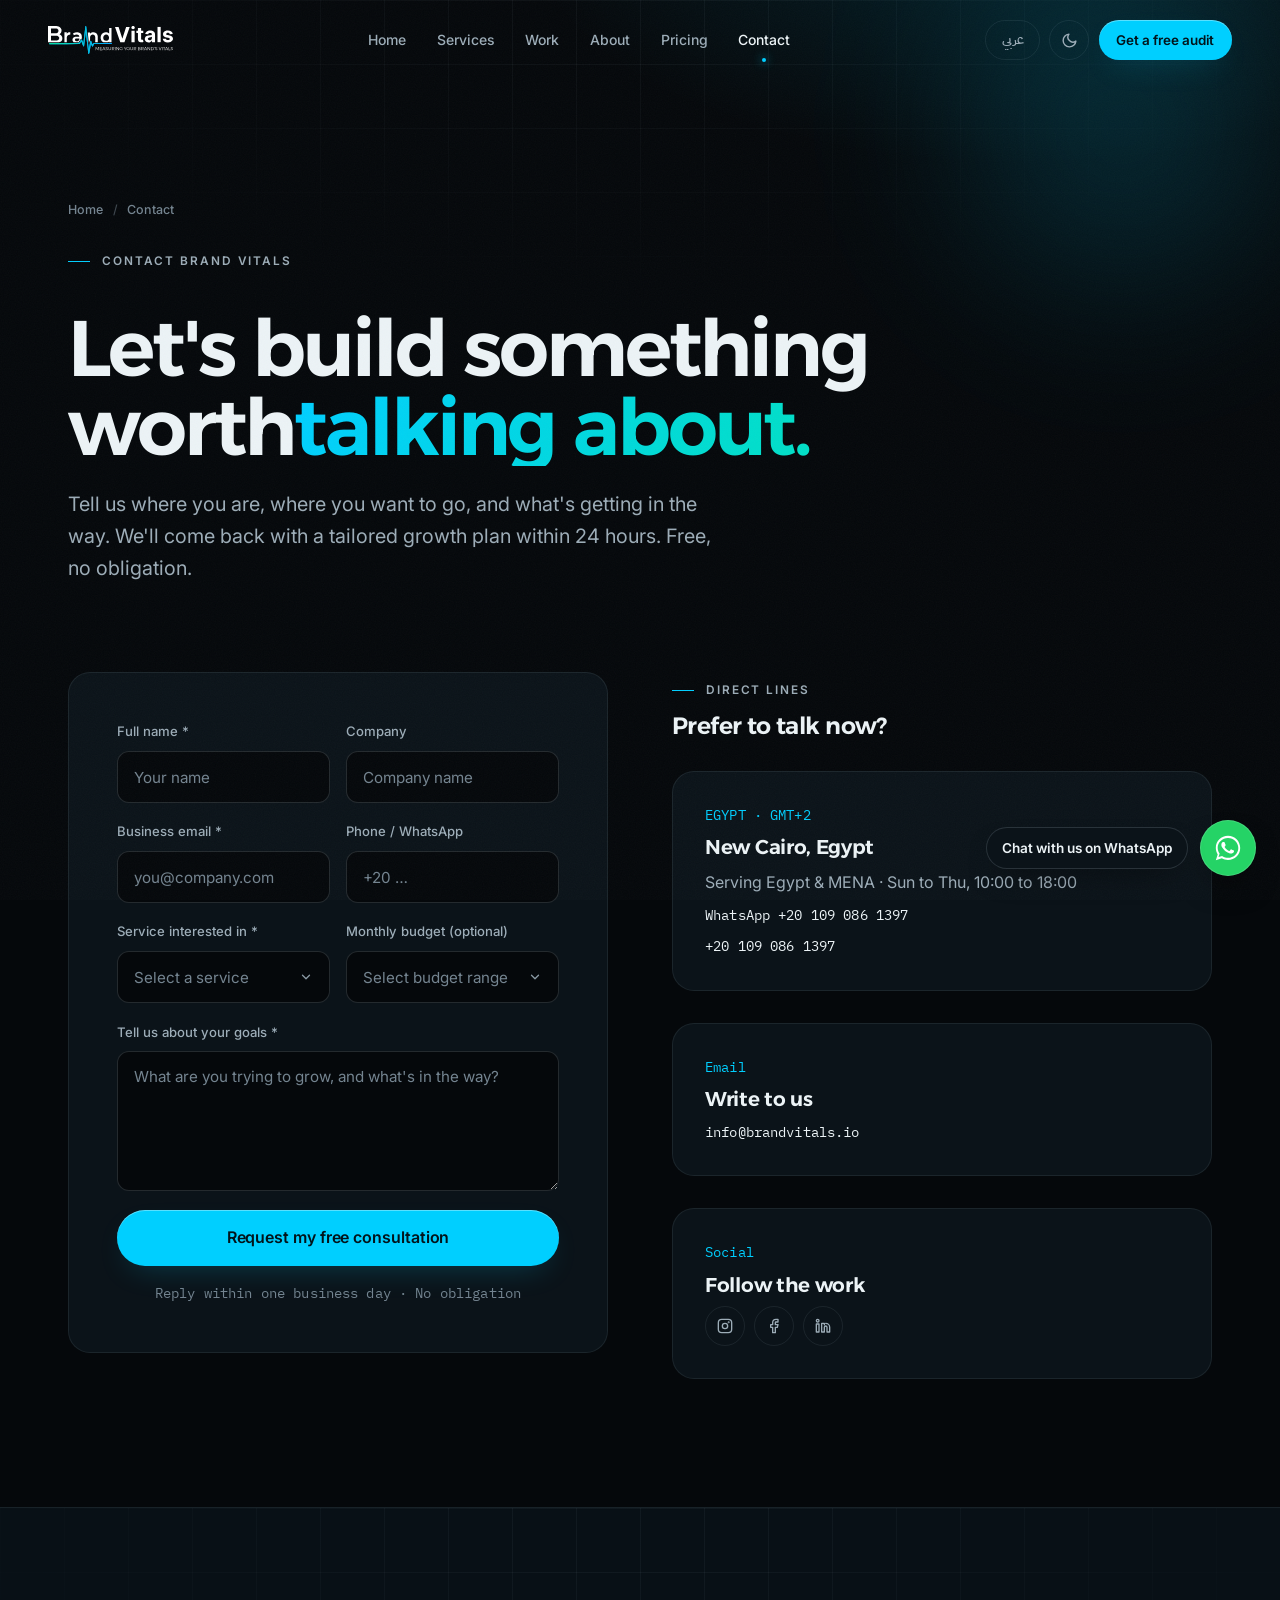
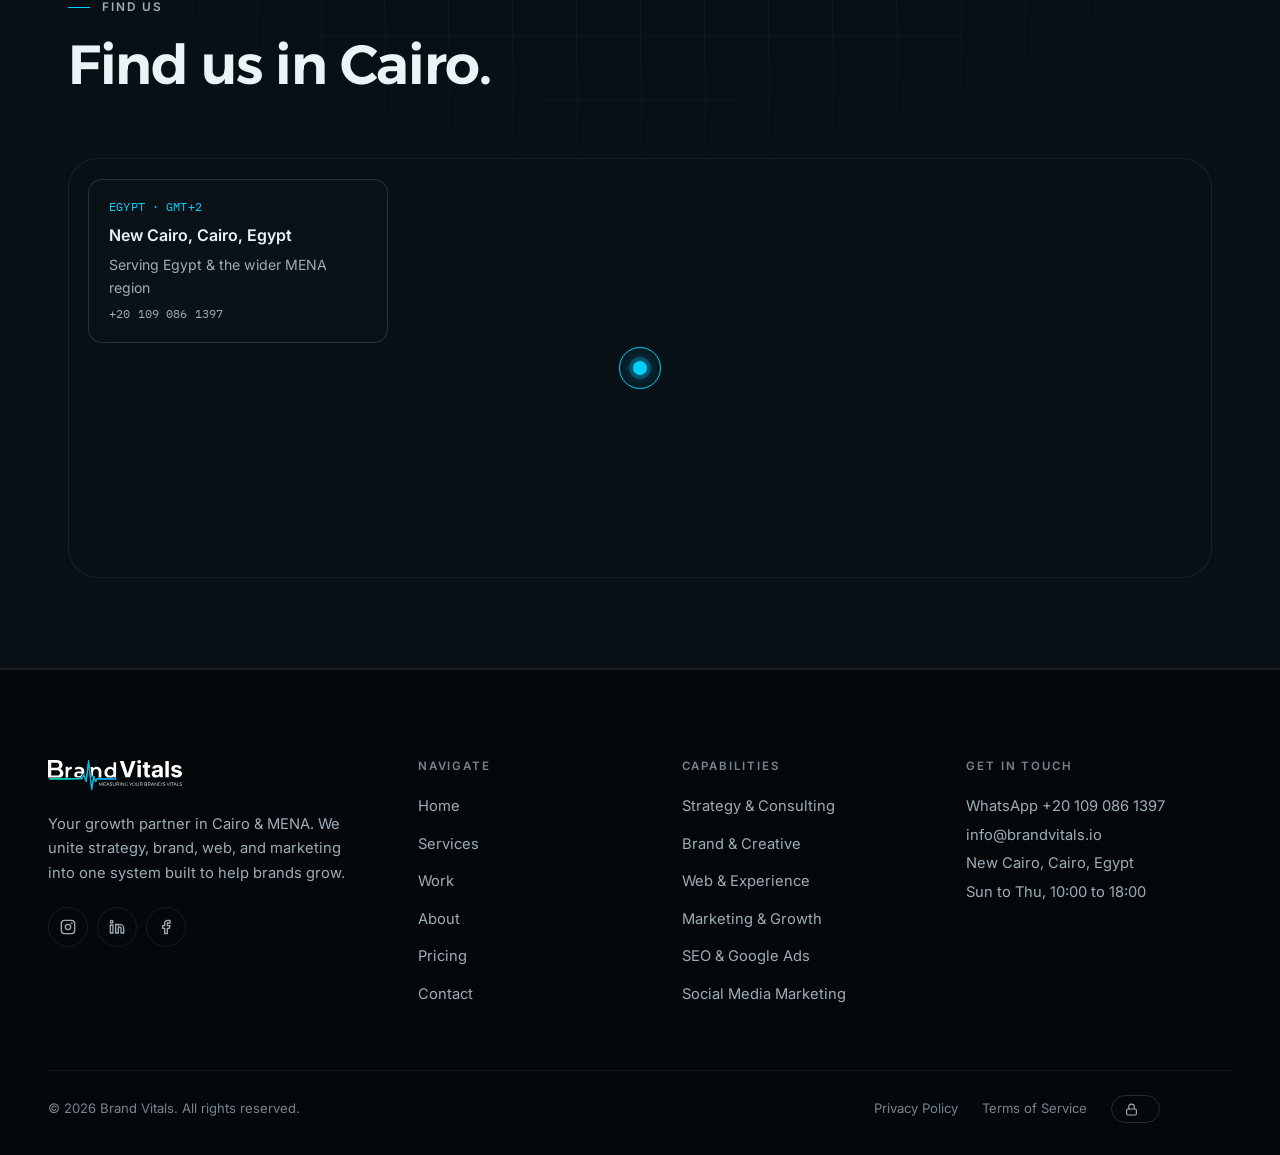
<file: contact.html>
<!DOCTYPE html>
<html lang="en" dir="ltr" data-theme="dark" data-title-en="Contact Brand Vitals | Get a Free Growth Audit" data-title-ar="تواصل مع براند فايتلز | احصل على تدقيق نموّ مجاني"><head>
  <meta charset="UTF-8">
  <meta name="viewport" content="width=device-width, initial-scale=1.0">
  <title>Contact Brand Vitals | Get a Free Growth Audit</title>
  <meta name="description" content="Get a free growth audit from Brand Vitals. Tell us where you are and where you want to go, and we'll come back with a tailored growth plan within 24 hours. Based in New Cairo, Egypt.">
  <link rel="canonical" href="https://brandvitals.io/contact.html">
  <meta name="theme-color" content="#05080B">
  <meta name="robots" content="index, follow">
  <meta property="og:type" content="website">
  <meta property="og:site_name" content="Brand Vitals">
  <meta property="og:title" content="Contact Brand Vitals">
  <meta property="og:description" content="Tell us about your business and get a tailored growth plan within 24 hours. Free, no obligation.">
  <meta property="og:url" content="https://brandvitals.io/contact.html">
  <link rel="icon" type="image/png" sizes="32x32" href="assets/img/favicon-32.png">
  <link rel="icon" type="image/svg+xml" href="assets/img/favicon.svg">
  <link rel="apple-touch-icon" href="assets/img/apple-touch-icon.png">
  <script>(function(){try{var t=localStorage.getItem("oso-theme")||"dark";document.documentElement.dataset.theme=t;var l=localStorage.getItem("oso-lang")||"en";document.documentElement.lang=l;document.documentElement.dir=l==="ar"?"rtl":"ltr";}catch(e){}})();</script>
  <link rel="preconnect" href="https://fonts.googleapis.com">
  <link rel="preconnect" href="https://fonts.gstatic.com" crossorigin="">
  <link href="https://fonts.googleapis.com/css2?family=Alexandria:wght@300;400;500;600;700;800&amp;family=Inter:wght@400;500;600;700&amp;family=IBM+Plex+Mono:wght@400;500;600&amp;family=IBM+Plex+Sans+Arabic:wght@400;500;600;700&amp;display=swap" rel="stylesheet">
  <link rel="stylesheet" href="assets/css/main.css?v=2">
  <script type="application/ld+json">
  {
    "@context": "https://schema.org",
    "@graph": [
      {
        "@type": "BreadcrumbList",
        "itemListElement": [
          { "@type": "ListItem", "position": 1, "name": "Home", "item": "https://brandvitals.io/" },
          { "@type": "ListItem", "position": 2, "name": "Contact", "item": "https://brandvitals.io/contact.html" }
        ]
      },
      {
        "@type": "ContactPage",
        "url": "https://brandvitals.io/contact.html",
        "about": { "@id": "https://brandvitals.io/#org" }
      }
    ]
  }
  </script>
</head>
<body class="noise">
  <a class="skip-link" href="#main" data-en="Skip to content" data-ar="تخطّي إلى المحتوى">Skip to content</a>
  <div class="progress" aria-hidden="true"></div>

  <header class="nav">
    <div class="nav__inner">
      <a class="nav__logo" href="index.html" aria-label="Brand Vitals, Home">
        <img class="logo-light" src="assets/img/logo-light.svg" alt="Brand Vitals" width="253" height="44">
        <img class="logo-dark" src="assets/img/logo.svg" alt="Brand Vitals" width="253" height="44">
      </a>
      <nav class="nav__links" aria-label="Primary">
        <a class="nav__link" href="index.html" data-en="Home" data-ar="الرئيسية">Home</a>
        <a class="nav__link" href="solutions.html" data-en="Services" data-ar="الخدمات">Services</a>
        <a class="nav__link" href="work.html" data-en="Work" data-ar="أعمالنا">Work</a>
        <a class="nav__link" href="about.html" data-en="About" data-ar="من نحن">About</a>
        <a class="nav__link" href="products.html" data-en="Pricing" data-ar="الأسعار">Pricing</a>
        <a class="nav__link" href="contact.html" data-en="Contact" data-ar="تواصل">Contact</a>
      </nav>
      <div class="nav__actions">
        <button class="lang-toggle" data-lang-toggle="" aria-label="Switch language">عربي</button>
        <button class="icon-btn theme-toggle" data-theme-toggle="" aria-label="Toggle color theme">
          <svg class="icon-moon" viewBox="0 0 24 24" fill="none" stroke="currentColor" stroke-width="2" stroke-linecap="round" stroke-linejoin="round"><path d="M21 12.8A9 9 0 1 1 11.2 3 7 7 0 0 0 21 12.8z"></path></svg>
          <svg class="icon-sun" viewBox="0 0 24 24" fill="none" stroke="currentColor" stroke-width="2" stroke-linecap="round" stroke-linejoin="round"><circle cx="12" cy="12" r="4"></circle><path d="M12 2v2m0 16v2M4.9 4.9l1.4 1.4m11.4 11.4 1.4 1.4M2 12h2m16 0h2M4.9 19.1l1.4-1.4M17.7 6.3l1.4-1.4"></path></svg>
        </button>
        <a class="btn btn--primary" href="contact.html" data-magnetic=""><span data-en="Get a free audit" data-ar="تدقيق مجاني">Get a free audit</span></a>
        <button class="nav__burger" aria-label="Open menu" aria-expanded="false"><span></span><span></span><span></span></button>
      </div>
    </div>
  </header>

  <nav class="drawer" aria-label="Mobile">
    <a class="drawer__link" href="index.html"><span class="mono">01</span><span data-en="Home" data-ar="الرئيسية">Home</span></a>
    <a class="drawer__link" href="solutions.html"><span class="mono">02</span><span data-en="Services" data-ar="الخدمات">Services</span></a>
    <a class="drawer__link" href="work.html"><span class="mono">03</span><span data-en="Work" data-ar="أعمالنا">Work</span></a>
    <a class="drawer__link" href="about.html"><span class="mono">04</span><span data-en="About" data-ar="من نحن">About</span></a>
    <a class="drawer__link" href="products.html"><span class="mono">05</span><span data-en="Pricing" data-ar="الأسعار">Pricing</span></a>
    <a class="drawer__link" href="contact.html"><span class="mono">06</span><span data-en="Contact" data-ar="تواصل">Contact</span></a>
    <div class="drawer__foot"><a class="btn btn--primary" href="contact.html" data-consult=""><span data-en="Get a free audit" data-ar="احصل على تدقيق مجاني">Get a free audit</span></a></div>
  </nav>

  <main id="main">

    <!-- Page hero -->
    <section class="page-hero grid-field">
      <div class="orb orb--a float-slow" style="top:-20%; inset-inline-end:-8%;" data-parallax="0.05"></div>
      <div class="container">
        <nav class="breadcrumb" aria-label="Breadcrumb">
          <a href="index.html" data-en="Home" data-ar="الرئيسية">Home</a><span class="sep">/</span><span data-en="Contact" data-ar="تواصل معنا">Contact</span>
        </nav>
        <p class="eyebrow" data-en="Contact Brand Vitals" data-ar="تواصل مع براند فايتلز">Contact Brand Vitals</p>
        <h1 class="page-hero__title" style="margin-top:1rem">
          <span class="wr"><span style="transition-delay:.1s" data-en="Let's build something" data-ar="لنبنِ شيئًا">Let's build something</span></span><br>
          <span class="wr"><span style="transition-delay:.28s" data-en="worth " data-ar="يستحق ">worth </span></span><span class="wr"><span style="transition-delay:.36s" class="accent-text" data-en="talking about." data-ar="الحديث عنه.">talking about.</span></span>
        </h1>
        <p class="lead" data-en="Tell us where you are, where you want to go, and what's getting in the way. We'll come back with a tailored growth plan within 24 hours. Free, no obligation." data-ar="أخبرنا أين أنت الآن، وإلى أين تريد الوصول، وما الذي يعيقك. سنعود إليك بخطة نموّ مخصّصة خلال 24 ساعة. مجانًا وبلا التزام.">Tell us where you are, where you want to go, and what's getting in the way. We'll come back with a tailored growth plan within 24 hours. Free, no obligation.</p>
      </div>
    </section>

    <!-- Form + info -->
    <section class="section section--flush-top">
      <div class="container">
        <div class="split split--top">

          <!-- Form -->
          <div class="card" style="padding:clamp(1.8rem,4vw,3rem)" data-reveal="">
            <form data-validate="" data-success="#formSuccess" novalidate="">
                <div class="hp" aria-hidden="true"><label>Website<input type="text" name="website" tabindex="-1" autocomplete="off"></label></div>
              <div class="form-grid">
                <div class="field">
                  <label for="f-name" data-en="Full name *" data-ar="الاسم الكامل *">Full name *</label>
                  <input id="f-name" name="name" type="text" required="" autocomplete="name" data-en-ph="Your name" data-ar-ph="اسمك" placeholder="Your name">
                  <span class="err" data-en="Please enter your name." data-ar="يرجى إدخال اسمك.">Please enter your name.</span>
                </div>
                <div class="field">
                  <label for="f-company" data-en="Company" data-ar="الشركة">Company</label>
                  <input id="f-company" name="company" type="text" autocomplete="organization" data-en-ph="Company name" data-ar-ph="اسم الشركة" placeholder="Company name">
                </div>
                <div class="field">
                  <label for="f-email" data-en="Business email *" data-ar="البريد الإلكتروني *">Business email *</label>
                  <input id="f-email" name="email" type="email" required="" autocomplete="email" data-en-ph="you@company.com" data-ar-ph="you@company.com" placeholder="you@company.com">
                  <span class="err" data-en="Please enter a valid email." data-ar="يرجى إدخال بريد إلكتروني صحيح.">Please enter a valid email.</span>
                </div>
                <div class="field">
                  <label for="f-phone" data-en="Phone / WhatsApp" data-ar="الهاتف / واتساب">Phone / WhatsApp</label>
                  <input id="f-phone" name="phone" type="tel" autocomplete="tel" dir="ltr" data-en-ph="+20 …" data-ar-ph="+20 …" placeholder="+20 …">
                </div>
                <div class="field">
                  <label for="f-interest" data-en="Service interested in *" data-ar="الخدمة المطلوبة *">Service interested in *</label>
                  <select id="f-interest" name="interest" required="">
                    <option value="" data-en="Select a service" data-ar="اختر خدمة">Select a service</option>
                    <option value="seo">SEO</option>
                    <option value="sem" data-en="SEM / Google Ads" data-ar="إعلانات جوجل (SEM)">SEM / Google Ads</option>
                    <option value="social-ads" data-en="Social media ads" data-ar="إعلانات السوشيال ميديا">Social media ads</option>
                    <option value="branding" data-en="Branding &amp; design" data-ar="العلامة والتصميم">Branding &amp; design</option>
                    <option value="content" data-en="Content production" data-ar="إنتاج المحتوى">Content production</option>
                    <option value="multiple" data-en="Multiple services" data-ar="أكثر من خدمة">Multiple services</option>
                    <option value="unsure" data-en="Not sure yet" data-ar="لست متأكدًا بعد">Not sure yet</option>
                  </select>
                  <span class="err" data-en="Please choose an option." data-ar="يرجى اختيار أحد الخيارات.">Please choose an option.</span>
                </div>
                <div class="field">
                  <label for="f-budget" data-en="Monthly budget (optional)" data-ar="الميزانية الشهرية (اختياري)">Monthly budget (optional)</label>
                  <select id="f-budget" name="budget">
                    <option value="" data-en="Select budget range" data-ar="اختر نطاق الميزانية">Select budget range</option>
                    <option value="under-10k" data-en="Under 10,000 EGP" data-ar="أقل من 10,000 جنيه">Under 10,000 EGP</option>
                    <option value="10k-30k" data-en="10,000 to 30,000 EGP" data-ar="10,000 إلى 30,000 جنيه">10,000 to 30,000 EGP</option>
                    <option value="30k-50k" data-en="30,000 to 50,000 EGP" data-ar="30,000 إلى 50,000 جنيه">30,000 to 50,000 EGP</option>
                    <option value="50k-100k" data-en="50,000 to 100,000 EGP" data-ar="50,000 إلى 100,000 جنيه">50,000 to 100,000 EGP</option>
                    <option value="100k-plus" data-en="100,000+ EGP" data-ar="أكثر من 100,000 جنيه">100,000+ EGP</option>
                    <option value="unsure" data-en="Not sure yet" data-ar="لست متأكدًا بعد">Not sure yet</option>
                  </select>
                </div>
                <div class="field field--full">
                  <label for="f-msg" data-en="Tell us about your goals *" data-ar="أخبرنا عن أهدافك *">Tell us about your goals *</label>
                  <textarea id="f-msg" name="message" required="" data-en-ph="What are you trying to grow, and what's in the way?" data-ar-ph="ما الذي تحاول تنميته، وما الذي يقف في الطريق؟" placeholder="What are you trying to grow, and what's in the way?"></textarea>
                  <span class="err" data-en="Please tell us a little about your goals." data-ar="يرجى إخبارنا قليلاً عن أهدافك.">Please tell us a little about your goals.</span>
                </div>
                <div class="field--full">
                  <button class="btn btn--primary btn--lg" type="submit" style="width:100%">
                    <span class="spinner" aria-hidden="true"></span>
                    <span class="btn__label" data-en="Request my free consultation" data-ar="اطلب استشارتي المجانية">Request my free consultation</span>
                  </button>
                  <p class="mono" style="margin-top:1rem; text-align:center; color:var(--text-3)" data-en="Reply within one business day · No obligation" data-ar="نرد خلال يوم عمل واحد · دون التزام">Reply within one business day · No obligation</p>
                </div>
              </div>
            </form>

            <!-- Success state -->
            <div class="form-success" id="formSuccess" role="status">
              <span class="ok"><svg viewBox="0 0 24 24" fill="none" stroke="currentColor" stroke-width="2.5" stroke-linecap="round" stroke-linejoin="round"><path d="M20 6 9 17l-5-5"></path></svg></span>
              <h3 data-en="Request received." data-ar="استلمنا طلبك.">Request received.</h3>
              <p style="color:var(--text-2); max-width:40ch" data-en="A growth strategist will reach out within one business day to schedule your 30-minute consultation." data-ar="سيتواصل معك خبير نمو خلال يوم عمل واحد لتحديد موعد استشارتك التي تستغرق 30 دقيقة.">A growth strategist will reach out within one business day to schedule your 30-minute consultation.</p>
              <p class="mono" style="color:var(--text-3)" data-en="What happens next: a call → an honest read → a scoped plan." data-ar="ما التالي: مكالمة ← قراءة صادقة ← خطة محددة النطاق.">What happens next: a call → an honest read → a scoped plan.</p>
            </div>
          </div>

          <!-- Info -->
          <div style="display:grid; gap:2rem; align-content:start">
            <div data-reveal="">
              <p class="eyebrow" data-en="Direct lines" data-ar="تواصل مباشر">Direct lines</p>
              <h2 style="margin-top:.8rem; font-size:var(--fs-h3)" data-en="Prefer to talk now?" data-ar="تفضّل التحدث الآن؟">Prefer to talk now?</h2>
            </div>
            <div class="card office-card" data-reveal="">
              <span class="mono" style="color:var(--accent)">EGYPT · GMT+2</span>
              <h3 data-en="New Cairo, Egypt" data-ar="القاهرة الجديدة، مصر">New Cairo, Egypt</h3>
              <address data-en="Serving Egypt &amp; MENA · Sun to Thu, 10:00 to 18:00" data-ar="نخدم مصر والمنطقة · الأحد إلى الخميس، 10:00 إلى 18:00">Serving Egypt &amp; MENA · Sun to Thu, 10:00 to 18:00</address>
              <p class="mono"><a href="https://wa.me/201090861397" target="_blank" rel="noopener" dir="ltr">WhatsApp +20 109 086 1397</a></p>
              <p class="mono"><a href="tel:+201090861397" dir="ltr">+20 109 086 1397</a></p>
            </div>
            <div class="card office-card" data-reveal="" style="--rd:.12s">
              <span class="mono" style="color:var(--accent)" data-en="Email" data-ar="البريد الإلكتروني">Email</span>
              <h3 data-en="Write to us" data-ar="راسلنا">Write to us</h3>
              <p class="mono"><a href="mailto:info@brandvitals.io" dir="ltr">info@brandvitals.io</a></p>
            </div>
            <div class="card office-card" data-reveal="" style="--rd:.16s">
              <span class="mono" style="color:var(--accent)" data-en="Social" data-ar="تابعنا">Social</span>
              <h3 data-en="Follow the work" data-ar="تابع أعمالنا">Follow the work</h3>
              <div class="socials">
                <a href="https://www.instagram.com/brandvitals.io" target="_blank" rel="noopener" aria-label="Instagram"><svg viewBox="0 0 24 24" fill="none" stroke="currentColor" stroke-width="2" stroke-linecap="round" stroke-linejoin="round"><rect x="2" y="2" width="20" height="20" rx="5"></rect><circle cx="12" cy="12" r="4"></circle><circle cx="17.5" cy="6.5" r=".5" fill="currentColor"></circle></svg></a>
                <a href="https://www.facebook.com/BrandVitals.io" target="_blank" rel="noopener" aria-label="Facebook"><svg viewBox="0 0 24 24" fill="none" stroke="currentColor" stroke-width="2" stroke-linecap="round" stroke-linejoin="round"><path d="M18 2h-3a5 5 0 0 0-5 5v3H7v4h3v8h4v-8h3l1-4h-4V7a1 1 0 0 1 1-1h3z"></path></svg></a>
                <a href="https://www.linkedin.com/company/brandvitals-io" target="_blank" rel="noopener" aria-label="LinkedIn"><svg viewBox="0 0 24 24" fill="none" stroke="currentColor" stroke-width="2" stroke-linecap="round" stroke-linejoin="round"><path d="M16 8a6 6 0 0 1 6 6v7h-4v-7a2 2 0 0 0-4 0v7h-4V8h4v2"></path><rect x="2" y="9" width="4" height="12"></rect><circle cx="4" cy="4" r="2"></circle></svg></a>
              </div>
            </div>
          </div>

        </div>
      </div>
    </section>

    <!-- ============ FIND US, real maps ============ -->
    <section class="section section--tight band-light grid-field">
      <div class="container">
        <div class="section-head" data-reveal="">
          <p class="eyebrow" data-en="Find us" data-ar="مواقعنا">Find us</p>
          <h2 data-en="Find us in Cairo." data-ar="تجدنا في القاهرة.">Find us in Cairo.</h2>
        </div>
        <div class="map-shell" style="min-height:420px" data-reveal="">
          <iframe title="Brand Vitals Cairo location map" src="https://www.google.com/maps?q=Cairo%2C%20Egypt&amp;output=embed" loading="lazy" referrerpolicy="no-referrer-when-downgrade" allowfullscreen=""></iframe>
          <div class="map-card" style="top:1.2rem; inset-inline-start:1.2rem;">
            <span class="mono" style="color:var(--accent)">EGYPT · GMT+2</span>
            <strong data-en="New Cairo, Cairo, Egypt" data-ar="القاهرة الجديدة، القاهرة، مصر">New Cairo, Cairo, Egypt</strong>
            <span data-en="Serving Egypt &amp; the wider MENA region" data-ar="نخدم مصر ومنطقة الشرق الأوسط وشمال أفريقيا">Serving Egypt &amp; the wider MENA region</span>
            <span class="mono"><a href="tel:+201090861397" dir="ltr">+20 109 086 1397</a></span>
          </div>
          <span class="beacon" style="top:50%; inset-inline-start:50%;" aria-hidden="true"><span class="ring2"></span></span>
        </div>
      </div>
    </section>

    <!-- Footer -->
    <footer class="footer">
    <div class="container container--wide">
      <div class="footer__grid">
        <div class="footer__brand">
          <a href="index.html" aria-label="Brand Vitals, Home">
            <img class="logo-light" src="assets/img/logo-light.svg" alt="Brand Vitals" width="253" height="44">
            <img class="logo-dark" src="assets/img/logo.svg" alt="Brand Vitals" width="253" height="44">
          </a>
          <p data-en="Your growth partner in Cairo &amp; MENA. We unite strategy, brand, web, and marketing into one system built to help brands grow." data-ar="شريك نموّك في القاهرة والمنطقة. نُوحّد الاستراتيجية والعلامة والويب والتسويق في نظام واحد مبنيّ لمساعدة العلامات على النموّ.">Your growth partner in Cairo &amp; MENA. We unite strategy, brand, web, and marketing into one system built to help brands grow.</p>
          <div class="socials">
            <a href="https://www.instagram.com/brandvitals.io" target="_blank" rel="noopener" aria-label="Instagram"><svg viewBox="0 0 24 24" fill="none" stroke="currentColor" stroke-width="2" stroke-linecap="round" stroke-linejoin="round"><rect x="2" y="2" width="20" height="20" rx="5"></rect><circle cx="12" cy="12" r="4"></circle><circle cx="17.5" cy="6.5" r=".5" fill="currentColor"></circle></svg></a>
            <a href="https://www.linkedin.com/company/brandvitals-io" target="_blank" rel="noopener" aria-label="LinkedIn"><svg viewBox="0 0 24 24" fill="none" stroke="currentColor" stroke-width="2" stroke-linecap="round" stroke-linejoin="round"><path d="M16 8a6 6 0 0 1 6 6v7h-4v-7a2 2 0 0 0-4 0v7h-4V8h4v2"></path><rect x="2" y="9" width="4" height="12"></rect><circle cx="4" cy="4" r="2"></circle></svg></a>
            <a href="https://www.facebook.com/BrandVitals.io" target="_blank" rel="noopener" aria-label="Facebook"><svg viewBox="0 0 24 24" fill="none" stroke="currentColor" stroke-width="2" stroke-linecap="round" stroke-linejoin="round"><path d="M18 2h-3a5 5 0 0 0-5 5v3H7v4h3v8h4v-8h3l1-4h-4V7a1 1 0 0 1 1-1h3z"></path></svg></a>
          </div>
        </div>
        <div class="footer__col">
          <h4 data-en="Navigate" data-ar="تصفّح">Navigate</h4>
          <ul>
            <li><a href="index.html" data-en="Home" data-ar="الرئيسية">Home</a></li>
            <li><a href="solutions.html" data-en="Services" data-ar="الخدمات">Services</a></li>
            <li><a href="work.html" data-en="Work" data-ar="أعمالنا">Work</a></li>
            <li><a href="about.html" data-en="About" data-ar="من نحن">About</a></li>
            <li><a href="products.html" data-en="Pricing" data-ar="الأسعار">Pricing</a></li>
            <li><a href="contact.html" data-en="Contact" data-ar="تواصل">Contact</a></li>
          </ul>
        </div>
        <div class="footer__col">
          <h4 data-en="Capabilities" data-ar="قدراتنا">Capabilities</h4>
          <ul>
            <li><a href="solutions.html" data-en="Strategy &amp; Consulting" data-ar="الاستراتيجية والاستشارات">Strategy &amp; Consulting</a></li>
            <li><a href="solutions.html" data-en="Brand &amp; Creative" data-ar="العلامة والإبداع">Brand &amp; Creative</a></li>
            <li><a href="solutions.html" data-en="Web &amp; Experience" data-ar="الويب والتجربة">Web &amp; Experience</a></li>
            <li><a href="solutions.html" data-en="Marketing &amp; Growth" data-ar="التسويق والنموّ">Marketing &amp; Growth</a></li>
            <li><a href="solutions.html" data-en="SEO &amp; Google Ads" data-ar="السيو وإعلانات جوجل">SEO &amp; Google Ads</a></li>
            <li><a href="solutions.html" data-en="Social Media Marketing" data-ar="تسويق وسائل التواصل">Social Media Marketing</a></li>
          </ul>
        </div>
        <div class="footer__col">
          <h4 data-en="Get in touch" data-ar="تواصل معنا">Get in touch</h4>
          <address>
            <a href="https://wa.me/201090861397" target="_blank" rel="noopener" dir="ltr">WhatsApp +20 109 086 1397</a><br>
            <a href="mailto:info@brandvitals.io" dir="ltr">info@brandvitals.io</a><br>
            <span data-en="New Cairo, Cairo, Egypt" data-ar="القاهرة الجديدة، القاهرة، مصر">New Cairo, Cairo, Egypt</span><br>
            <span data-en="Sun to Thu, 10:00 to 18:00" data-ar="الأحد إلى الخميس، 10:00 إلى 18:00">Sun to Thu, 10:00 to 18:00</span>
          </address>
        </div>
      </div>
      <div class="footer__bar">
        <span>© <span data-year="">2025</span> Brand Vitals. <span data-en="All rights reserved." data-ar="جميع الحقوق محفوظة.">All rights reserved.</span></span>
        <div class="legal">
          <a href="privacy.html" data-en="Privacy Policy" data-ar="سياسة الخصوصية">Privacy Policy</a>
          <a href="privacy.html#terms" data-en="Terms of Service" data-ar="شروط الخدمة">Terms of Service</a>
          <a class="footer__dash" href="" rel="nofollow"><svg viewBox="0 0 24 24" fill="none" stroke="currentColor" stroke-width="2" stroke-linecap="round" stroke-linejoin="round" aria-hidden="true"><rect x="3" y="11" width="18" height="11" rx="2"></rect><path d="M7 11V7a5 5 0 0 1 10 0v4"></path></svg><span data-en="" data-ar=""></span></a>
        </div>
      </div>
    </div>
  </footer>

  </main>

  <button class="to-top" aria-label="Back to top"><svg viewBox="0 0 24 24" fill="none" stroke="currentColor" stroke-width="2.5" stroke-linecap="round" stroke-linejoin="round"><path d="M12 19V5M5 12l7-7 7 7"></path></svg></button>
  <script src="assets/js/main.js?v=2" defer=""></script>

</body></html>
</file>
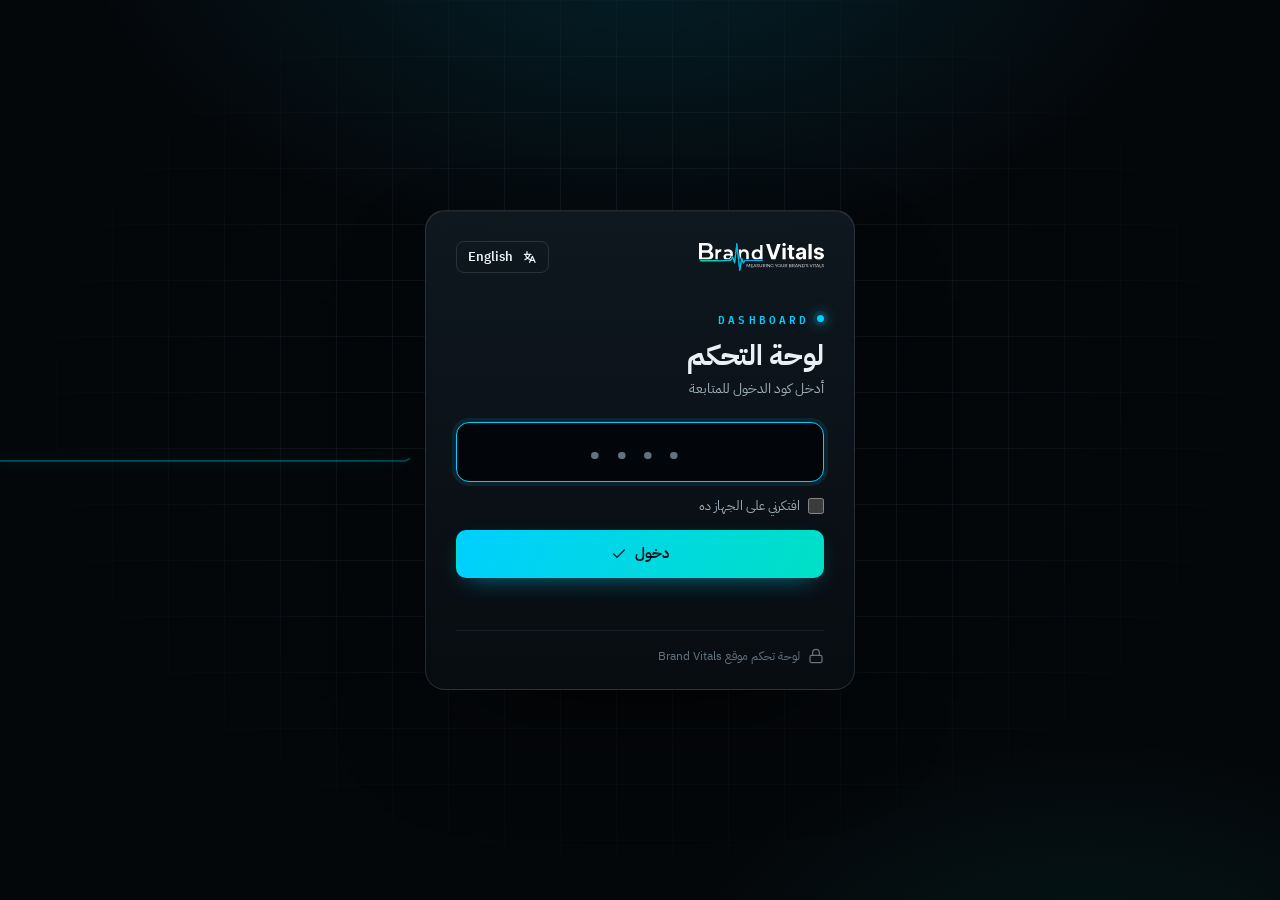
<file: dashboard.html>
<!DOCTYPE html>
<html lang="ar" dir="rtl">
<head>
  <meta charset="UTF-8">
  <meta name="viewport" content="width=device-width, initial-scale=1.0">
  <meta name="robots" content="noindex, nofollow">
  <meta name="theme-color" content="#05080B">
  <title>لوحة التحكم | Brand Vitals</title>
  <link rel="icon" type="image/png" sizes="32x32" href="assets/img/favicon-32.png">
  <link rel="icon" type="image/svg+xml" href="assets/img/favicon.svg">
  <link rel="apple-touch-icon" href="assets/img/apple-touch-icon.png">
  <link rel="preconnect" href="https://fonts.googleapis.com">
  <link rel="preconnect" href="https://fonts.gstatic.com" crossorigin>
  <link href="https://fonts.googleapis.com/css2?family=IBM+Plex+Sans+Arabic:wght@400;500;600;700&family=Inter:wght@400;500;600;700&family=IBM+Plex+Mono:wght@400;500;600&display=swap" rel="stylesheet">
  <link rel="stylesheet" href="assets/css/dashboard.css?v=2">
</head>
<body>
  <div id="login" class="login" hidden></div>
  <div id="app" class="app" hidden></div>
  <div id="modal-root"></div>
  <div id="toasts" class="toasts" aria-live="polite"></div>
  <noscript><p style="padding:2rem;color:#fff">لوحة التحكم محتاجة JavaScript. Please enable JavaScript.</p></noscript>
  <script src="assets/js/dashboard.js?v=2" defer></script>
</body>
</html>
</file>
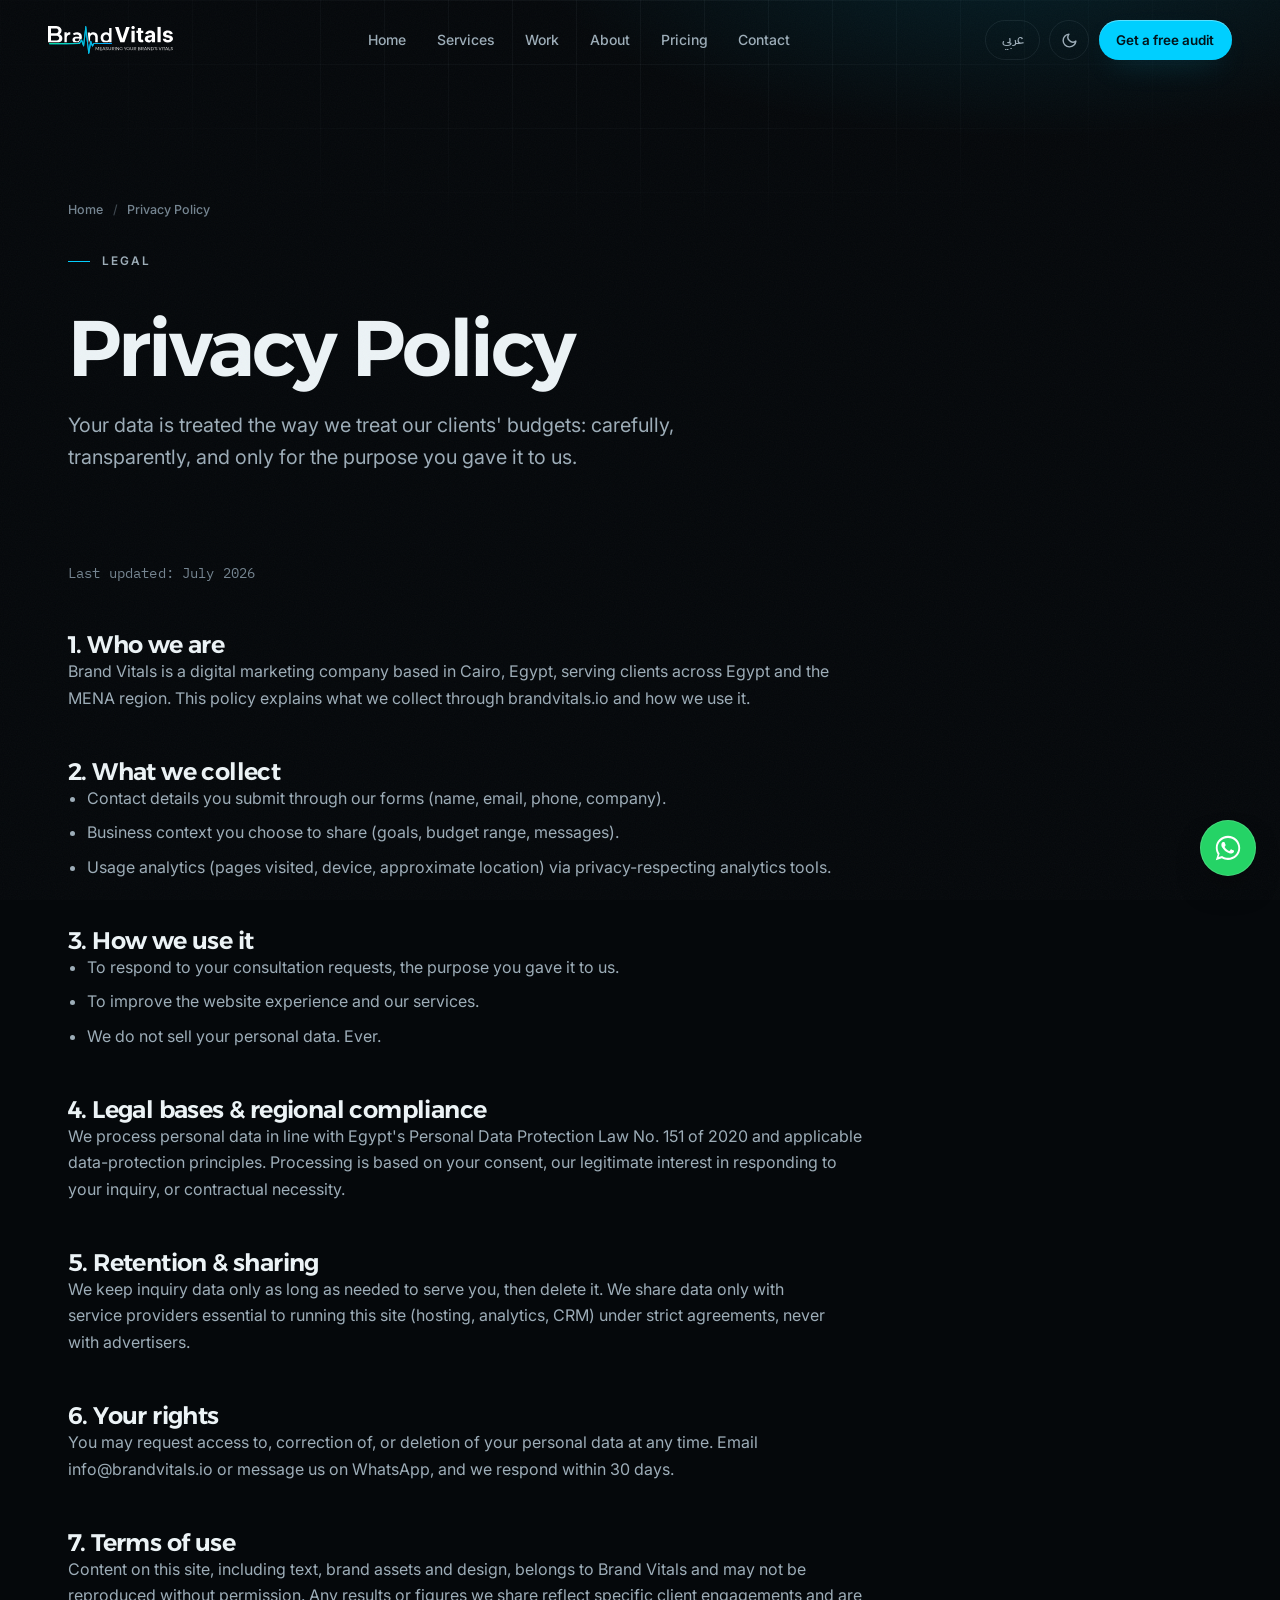
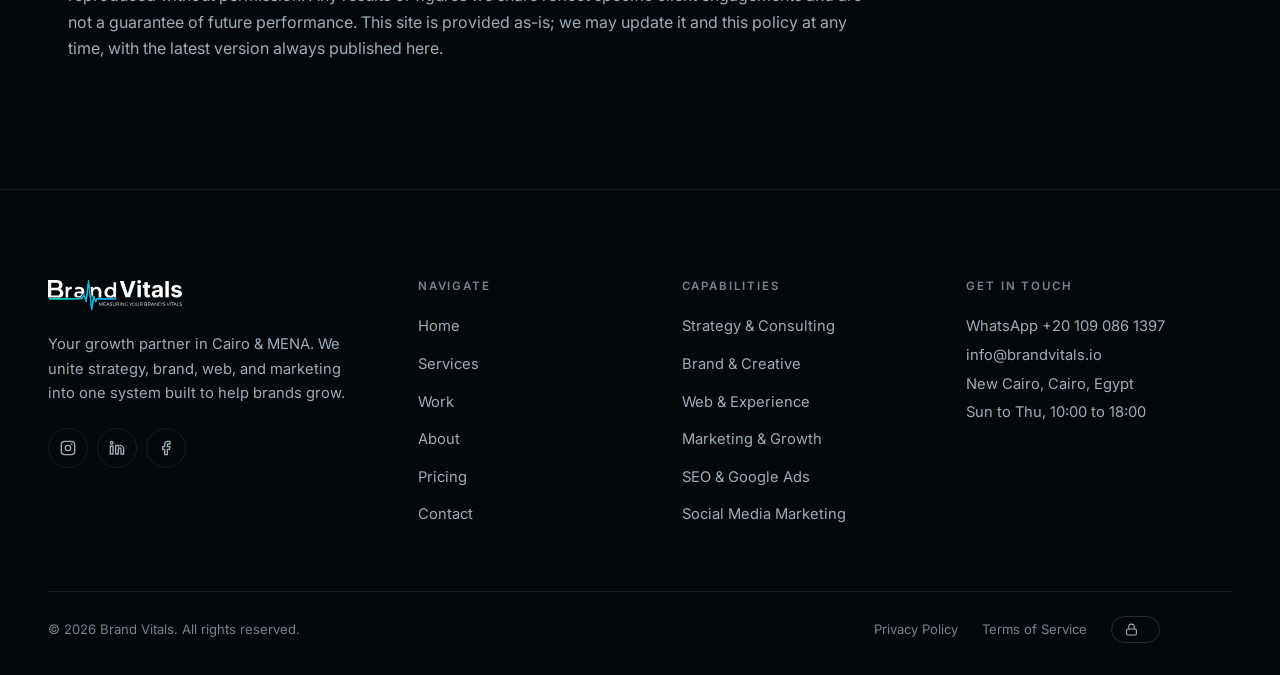
<file: privacy.html>
<!DOCTYPE html>
<html lang="en" dir="ltr" data-theme="dark" data-title-en="Privacy Policy, Brand Vitals" data-title-ar="سياسة الخصوصية، Brand Vitals"><head>
  <meta charset="UTF-8">
  <meta name="viewport" content="width=device-width, initial-scale=1.0">
  <title>Privacy Policy, Brand Vitals</title>
  <meta name="description" content="How Brand Vitals collects, uses and protects your data, in line with Egypt's Personal Data Protection Law (No. 151 of 2020).">
  <link rel="canonical" href="https://brandvitals.io/privacy.html">
  <meta name="theme-color" content="#05080B">
  <meta name="robots" content="index, follow">
  <link rel="icon" type="image/png" sizes="32x32" href="assets/img/favicon-32.png">
  <link rel="icon" type="image/svg+xml" href="assets/img/favicon.svg">
  <link rel="apple-touch-icon" href="assets/img/apple-touch-icon.png">
  <script>(function(){try{var t=localStorage.getItem("oso-theme")||"dark";document.documentElement.dataset.theme=t;var l=localStorage.getItem("oso-lang")||"en";document.documentElement.lang=l;document.documentElement.dir=l==="ar"?"rtl":"ltr";}catch(e){}})();</script>
  <link rel="preconnect" href="https://fonts.googleapis.com">
  <link rel="preconnect" href="https://fonts.gstatic.com" crossorigin="">
  <link href="https://fonts.googleapis.com/css2?family=Alexandria:wght@300;400;500;600;700;800&amp;family=Inter:wght@400;500;600;700&amp;family=IBM+Plex+Mono:wght@400;500;600&amp;family=IBM+Plex+Sans+Arabic:wght@400;500;600;700&amp;display=swap" rel="stylesheet">
  <link rel="stylesheet" href="assets/css/main.css?v=2">
  <style>
    .legal-body { max-width: 800px; display: grid; gap: 2rem; }
    .legal-body h2 { font-size: 1.5rem; margin-top: 1rem; }
    .legal-body p, .legal-body li { color: var(--text-2); }
    .legal-body ul { display: grid; gap: 0.5rem; padding-inline-start: 1.2rem; list-style: disc; }
  </style>
</head>
<body class="noise">
  <a class="skip-link" href="#main" data-en="Skip to content" data-ar="تخطّي إلى المحتوى">Skip to content</a>
  <div class="progress" aria-hidden="true"></div>

  <header class="nav">
    <div class="nav__inner">
      <a class="nav__logo" href="index.html" aria-label="Brand Vitals, Home">
        <img class="logo-light" src="assets/img/logo-light.svg" alt="Brand Vitals" width="253" height="44">
        <img class="logo-dark" src="assets/img/logo.svg" alt="Brand Vitals" width="253" height="44">
      </a>
      <nav class="nav__links" aria-label="Primary">
        <a class="nav__link" href="index.html" data-en="Home" data-ar="الرئيسية">Home</a>
        <a class="nav__link" href="solutions.html" data-en="Services" data-ar="الخدمات">Services</a>
        <a class="nav__link" href="work.html" data-en="Work" data-ar="أعمالنا">Work</a>
        <a class="nav__link" href="about.html" data-en="About" data-ar="من نحن">About</a>
        <a class="nav__link" href="products.html" data-en="Pricing" data-ar="الأسعار">Pricing</a>
        <a class="nav__link" href="contact.html" data-en="Contact" data-ar="تواصل">Contact</a>
      </nav>
      <div class="nav__actions">
        <button class="lang-toggle" data-lang-toggle="" aria-label="Switch language">عربي</button>
        <button class="icon-btn theme-toggle" data-theme-toggle="" aria-label="Toggle color theme">
          <svg class="icon-moon" viewBox="0 0 24 24" fill="none" stroke="currentColor" stroke-width="2" stroke-linecap="round" stroke-linejoin="round"><path d="M21 12.8A9 9 0 1 1 11.2 3 7 7 0 0 0 21 12.8z"></path></svg>
          <svg class="icon-sun" viewBox="0 0 24 24" fill="none" stroke="currentColor" stroke-width="2" stroke-linecap="round" stroke-linejoin="round"><circle cx="12" cy="12" r="4"></circle><path d="M12 2v2m0 16v2M4.9 4.9l1.4 1.4m11.4 11.4 1.4 1.4M2 12h2m16 0h2M4.9 19.1l1.4-1.4M17.7 6.3l1.4-1.4"></path></svg>
        </button>
        <a class="btn btn--primary" href="contact.html" data-magnetic="" data-consult=""><span data-en="Get a free audit" data-ar="تدقيق مجاني">Get a free audit</span></a>
        <button class="nav__burger" aria-label="Open menu" aria-expanded="false"><span></span><span></span><span></span></button>
      </div>
    </div>
  </header>

  <nav class="drawer" aria-label="Mobile">
    <a class="drawer__link" href="index.html"><span class="mono">01</span><span data-en="Home" data-ar="الرئيسية">Home</span></a>
    <a class="drawer__link" href="solutions.html"><span class="mono">02</span><span data-en="Services" data-ar="الخدمات">Services</span></a>
    <a class="drawer__link" href="work.html"><span class="mono">03</span><span data-en="Work" data-ar="أعمالنا">Work</span></a>
    <a class="drawer__link" href="about.html"><span class="mono">04</span><span data-en="About" data-ar="من نحن">About</span></a>
    <a class="drawer__link" href="products.html"><span class="mono">05</span><span data-en="Pricing" data-ar="الأسعار">Pricing</span></a>
    <a class="drawer__link" href="contact.html"><span class="mono">06</span><span data-en="Contact" data-ar="تواصل">Contact</span></a>
    <div class="drawer__foot"><a class="btn btn--primary" href="contact.html" data-consult=""><span data-en="Get a free audit" data-ar="احصل على تدقيق مجاني">Get a free audit</span></a></div>
  </nav>

  <main id="main">

    <section class="page-hero grid-field">
      <div class="container">
        <nav class="breadcrumb" aria-label="Breadcrumb">
          <a href="index.html" data-en="Home" data-ar="الرئيسية">Home</a><span class="sep">/</span><span data-en="Privacy Policy" data-ar="سياسة الخصوصية">Privacy Policy</span>
        </nav>
        <p class="eyebrow" data-en="Legal" data-ar="قانوني">Legal</p>
        <h1 class="page-hero__title" style="margin-top:1rem" data-en="Privacy Policy" data-ar="سياسة الخصوصية">Privacy Policy</h1>
        <p class="lead" data-en="Your data is treated the way we treat our clients' budgets: carefully, transparently, and only for the purpose you gave it to us." data-ar="نتعامل مع بياناتك كما نتعامل مع ميزانيات عملائنا: بعناية وشفافية، وللغرض الذي شاركتها من أجله فقط.">Your data is treated the way we treat our clients' budgets: carefully, transparently, and only for the purpose you gave it to us.</p>
      </div>
    </section>

    <section class="section section--flush-top">
      <div class="container">
        <div class="legal-body" data-reveal="">
          <p class="mono" style="color:var(--text-3)" data-en="Last updated: July 2026" data-ar="آخر تحديث: يوليو 2026">Last updated: July 2026</p>

          <div>
            <h2 data-en="1. Who we are" data-ar="1. من نحن">1. Who we are</h2>
            <p data-en="Brand Vitals is a digital marketing company based in Cairo, Egypt, serving clients across Egypt and the MENA region. This policy explains what we collect through brandvitals.io and how we use it." data-ar="Brand Vitals شركة تسويق رقمي مقرّها القاهرة، مصر، وتخدم عملاء عبر مصر ومنطقة الشرق الأوسط وشمال أفريقيا. توضح هذه السياسة ما نجمعه عبر brandvitals.io وكيف نستخدمه.">Brand Vitals is a digital marketing company based in Cairo, Egypt, serving clients across Egypt and the MENA region. This policy explains what we collect through brandvitals.io and how we use it.</p>
          </div>

          <div>
            <h2 data-en="2. What we collect" data-ar="2. ما الذي نجمعه">2. What we collect</h2>
            <ul>
              <li data-en="Contact details you submit through our forms (name, email, phone, company)." data-ar="بيانات التواصل التي ترسلها عبر نماذجنا (الاسم، البريد، الهاتف، الشركة).">Contact details you submit through our forms (name, email, phone, company).</li>
              <li data-en="Business context you choose to share (goals, budget range, messages)." data-ar="سياق العمل الذي تختار مشاركته (الأهداف، نطاق الميزانية، الرسائل).">Business context you choose to share (goals, budget range, messages).</li>
              <li data-en="Usage analytics (pages visited, device, approximate location) via privacy-respecting analytics tools." data-ar="تحليلات الاستخدام (الصفحات، الجهاز، الموقع التقريبي) عبر أدوات تحليل تحترم الخصوصية.">Usage analytics (pages visited, device, approximate location) via privacy-respecting analytics tools.</li>
            </ul>
          </div>

          <div>
            <h2 data-en="3. How we use it" data-ar="3. كيف نستخدمها">3. How we use it</h2>
            <ul>
              <li data-en="To respond to your consultation requests, the purpose you gave it to us." data-ar="للرد على طلبات الاستشارة، وهو الغرض الذي شاركت بياناتك من أجله.">To respond to your consultation requests, the purpose you gave it to us.</li>
              <li data-en="To improve the website experience and our services." data-ar="لتحسين تجربة الموقع وخدماتنا.">To improve the website experience and our services.</li>
              <li data-en="We do not sell your personal data. Ever." data-ar="لا نبيع بياناتك الشخصية. أبداً.">We do not sell your personal data. Ever.</li>
            </ul>
          </div>

          <div>
            <h2 data-en="4. Legal bases &amp; regional compliance" data-ar="4. الأسس القانونية والامتثال الإقليمي">4. Legal bases &amp; regional compliance</h2>
            <p data-en="We process personal data in line with Egypt's Personal Data Protection Law No. 151 of 2020 and applicable data-protection principles. Processing is based on your consent, our legitimate interest in responding to your inquiry, or contractual necessity." data-ar="نعالج البيانات الشخصية وفقاً لقانون حماية البيانات الشخصية المصري رقم 151 لسنة 2020 والمبادئ المعمول بها لحماية البيانات. وتستند المعالجة إلى موافقتك، أو مصلحتنا المشروعة في الرد على استفسارك، أو الضرورة التعاقدية.">We process personal data in line with Egypt's Personal Data Protection Law No. 151 of 2020 and applicable data-protection principles. Processing is based on your consent, our legitimate interest in responding to your inquiry, or contractual necessity.</p>
          </div>

          <div>
            <h2 data-en="5. Retention &amp; sharing" data-ar="5. الاحتفاظ والمشاركة">5. Retention &amp; sharing</h2>
            <p data-en="We keep inquiry data only as long as needed to serve you, then delete it. We share data only with service providers essential to running this site (hosting, analytics, CRM) under strict agreements, never with advertisers." data-ar="نحتفظ ببيانات الاستفسارات فقط للمدة اللازمة لخدمتك ثم نحذفها. ولا نشارك البيانات إلا مع مزوّدي الخدمات الأساسيين لتشغيل الموقع (الاستضافة، التحليلات، إدارة العملاء) وبموجب اتفاقيات صارمة، وليس مع المعلنين أبداً.">We keep inquiry data only as long as needed to serve you, then delete it. We share data only with service providers essential to running this site (hosting, analytics, CRM) under strict agreements, never with advertisers.</p>
          </div>

          <div>
            <h2 data-en="6. Your rights" data-ar="6. حقوقك">6. Your rights</h2>
            <p data-en="You may request access to, correction of, or deletion of your personal data at any time. Email info@brandvitals.io or message us on WhatsApp, and we respond within 30 days." data-ar="يمكنك طلب الاطلاع على بياناتك الشخصية أو تصحيحها أو حذفها في أي وقت. راسلنا على info@brandvitals.io أو عبر واتساب، ونرد خلال 30 يوماً.">You may request access to, correction of, or deletion of your personal data at any time. Email info@brandvitals.io or message us on WhatsApp, and we respond within 30 days.</p>
          </div>

          <div id="terms">
            <h2 data-en="7. Terms of use" data-ar="7. شروط الاستخدام">7. Terms of use</h2>
            <p data-en="Content on this site, including text, brand assets and design, belongs to Brand Vitals and may not be reproduced without permission. Any results or figures we share reflect specific client engagements and are not a guarantee of future performance. This site is provided as-is; we may update it and this policy at any time, with the latest version always published here." data-ar="محتوى هذا الموقع، بما فيه النصوص والأصول البصرية والتصميم، ملكٌ لـ Brand Vitals ولا يجوز إعادة نشره دون إذن. وأي نتائج أو أرقام نشاركها تعكس شراكات محددة مع عملاء ولا تُعد ضماناً لأداء مستقبلي. يُقدَّم الموقع كما هو، وقد نحدّثه ونحدّث هذه السياسة في أي وقت، مع نشر النسخة الأحدث هنا دائماً.">Content on this site, including text, brand assets and design, belongs to Brand Vitals and may not be reproduced without permission. Any results or figures we share reflect specific client engagements and are not a guarantee of future performance. This site is provided as-is; we may update it and this policy at any time, with the latest version always published here.</p>
          </div>
        </div>
      </div>
    </section>

    <!-- Footer -->
    <footer class="footer">
    <div class="container container--wide">
      <div class="footer__grid">
        <div class="footer__brand">
          <a href="index.html" aria-label="Brand Vitals, Home">
            <img class="logo-light" src="assets/img/logo-light.svg" alt="Brand Vitals" width="253" height="44">
            <img class="logo-dark" src="assets/img/logo.svg" alt="Brand Vitals" width="253" height="44">
          </a>
          <p data-en="Your growth partner in Cairo &amp; MENA. We unite strategy, brand, web, and marketing into one system built to help brands grow." data-ar="شريك نموّك في القاهرة والمنطقة. نُوحّد الاستراتيجية والعلامة والويب والتسويق في نظام واحد مبنيّ لمساعدة العلامات على النموّ.">Your growth partner in Cairo &amp; MENA. We unite strategy, brand, web, and marketing into one system built to help brands grow.</p>
          <div class="socials">
            <a href="https://www.instagram.com/brandvitals.io" target="_blank" rel="noopener" aria-label="Instagram"><svg viewBox="0 0 24 24" fill="none" stroke="currentColor" stroke-width="2" stroke-linecap="round" stroke-linejoin="round"><rect x="2" y="2" width="20" height="20" rx="5"></rect><circle cx="12" cy="12" r="4"></circle><circle cx="17.5" cy="6.5" r=".5" fill="currentColor"></circle></svg></a>
            <a href="https://www.linkedin.com/company/brandvitals-io" target="_blank" rel="noopener" aria-label="LinkedIn"><svg viewBox="0 0 24 24" fill="none" stroke="currentColor" stroke-width="2" stroke-linecap="round" stroke-linejoin="round"><path d="M16 8a6 6 0 0 1 6 6v7h-4v-7a2 2 0 0 0-4 0v7h-4V8h4v2"></path><rect x="2" y="9" width="4" height="12"></rect><circle cx="4" cy="4" r="2"></circle></svg></a>
            <a href="https://www.facebook.com/BrandVitals.io" target="_blank" rel="noopener" aria-label="Facebook"><svg viewBox="0 0 24 24" fill="none" stroke="currentColor" stroke-width="2" stroke-linecap="round" stroke-linejoin="round"><path d="M18 2h-3a5 5 0 0 0-5 5v3H7v4h3v8h4v-8h3l1-4h-4V7a1 1 0 0 1 1-1h3z"></path></svg></a>
          </div>
        </div>
        <div class="footer__col">
          <h4 data-en="Navigate" data-ar="تصفّح">Navigate</h4>
          <ul>
            <li><a href="index.html" data-en="Home" data-ar="الرئيسية">Home</a></li>
            <li><a href="solutions.html" data-en="Services" data-ar="الخدمات">Services</a></li>
            <li><a href="work.html" data-en="Work" data-ar="أعمالنا">Work</a></li>
            <li><a href="about.html" data-en="About" data-ar="من نحن">About</a></li>
            <li><a href="products.html" data-en="Pricing" data-ar="الأسعار">Pricing</a></li>
            <li><a href="contact.html" data-en="Contact" data-ar="تواصل">Contact</a></li>
          </ul>
        </div>
        <div class="footer__col">
          <h4 data-en="Capabilities" data-ar="قدراتنا">Capabilities</h4>
          <ul>
            <li><a href="solutions.html" data-en="Strategy &amp; Consulting" data-ar="الاستراتيجية والاستشارات">Strategy &amp; Consulting</a></li>
            <li><a href="solutions.html" data-en="Brand &amp; Creative" data-ar="العلامة والإبداع">Brand &amp; Creative</a></li>
            <li><a href="solutions.html" data-en="Web &amp; Experience" data-ar="الويب والتجربة">Web &amp; Experience</a></li>
            <li><a href="solutions.html" data-en="Marketing &amp; Growth" data-ar="التسويق والنموّ">Marketing &amp; Growth</a></li>
            <li><a href="solutions.html" data-en="SEO &amp; Google Ads" data-ar="السيو وإعلانات جوجل">SEO &amp; Google Ads</a></li>
            <li><a href="solutions.html" data-en="Social Media Marketing" data-ar="تسويق وسائل التواصل">Social Media Marketing</a></li>
          </ul>
        </div>
        <div class="footer__col">
          <h4 data-en="Get in touch" data-ar="تواصل معنا">Get in touch</h4>
          <address>
            <a href="https://wa.me/201090861397" target="_blank" rel="noopener" dir="ltr">WhatsApp +20 109 086 1397</a><br>
            <a href="mailto:info@brandvitals.io" dir="ltr">info@brandvitals.io</a><br>
            <span data-en="New Cairo, Cairo, Egypt" data-ar="القاهرة الجديدة، القاهرة، مصر">New Cairo, Cairo, Egypt</span><br>
            <span data-en="Sun to Thu, 10:00 to 18:00" data-ar="الأحد إلى الخميس، 10:00 إلى 18:00">Sun to Thu, 10:00 to 18:00</span>
          </address>
        </div>
      </div>
      <div class="footer__bar">
        <span>© <span data-year="">2025</span> Brand Vitals. <span data-en="All rights reserved." data-ar="جميع الحقوق محفوظة.">All rights reserved.</span></span>
        <div class="legal">
          <a href="privacy.html" data-en="Privacy Policy" data-ar="سياسة الخصوصية">Privacy Policy</a>
          <a href="privacy.html#terms" data-en="Terms of Service" data-ar="شروط الخدمة">Terms of Service</a>
          <a class="footer__dash" href="" rel="nofollow"><svg viewBox="0 0 24 24" fill="none" stroke="currentColor" stroke-width="2" stroke-linecap="round" stroke-linejoin="round" aria-hidden="true"><rect x="3" y="11" width="18" height="11" rx="2"></rect><path d="M7 11V7a5 5 0 0 1 10 0v4"></path></svg><span data-en="" data-ar=""></span></a>
        </div>
      </div>
    </div>
  </footer>

  </main>

  <button class="to-top" aria-label="Back to top"><svg viewBox="0 0 24 24" fill="none" stroke="currentColor" stroke-width="2.5" stroke-linecap="round" stroke-linejoin="round"><path d="M12 19V5M5 12l7-7 7 7"></path></svg></button>
  <script src="assets/js/main.js?v=2" defer=""></script>

</body></html>
</file>
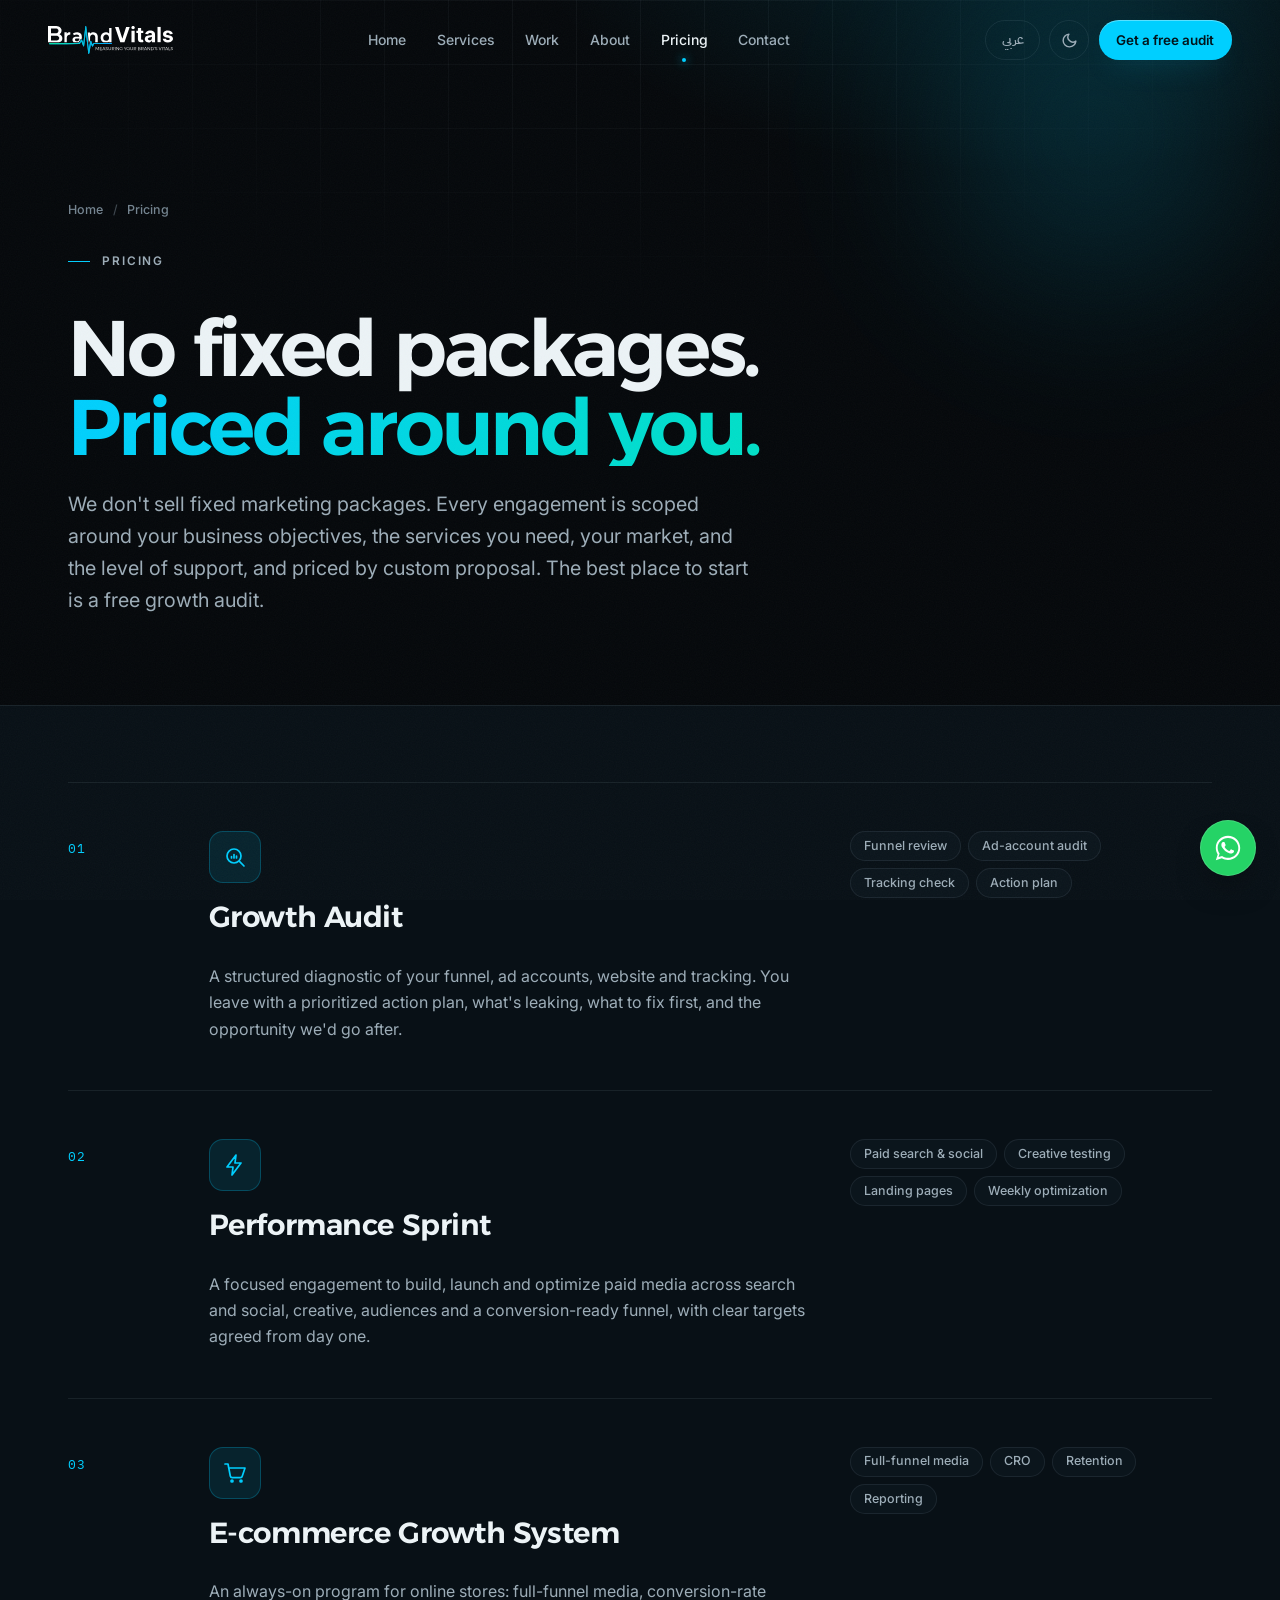
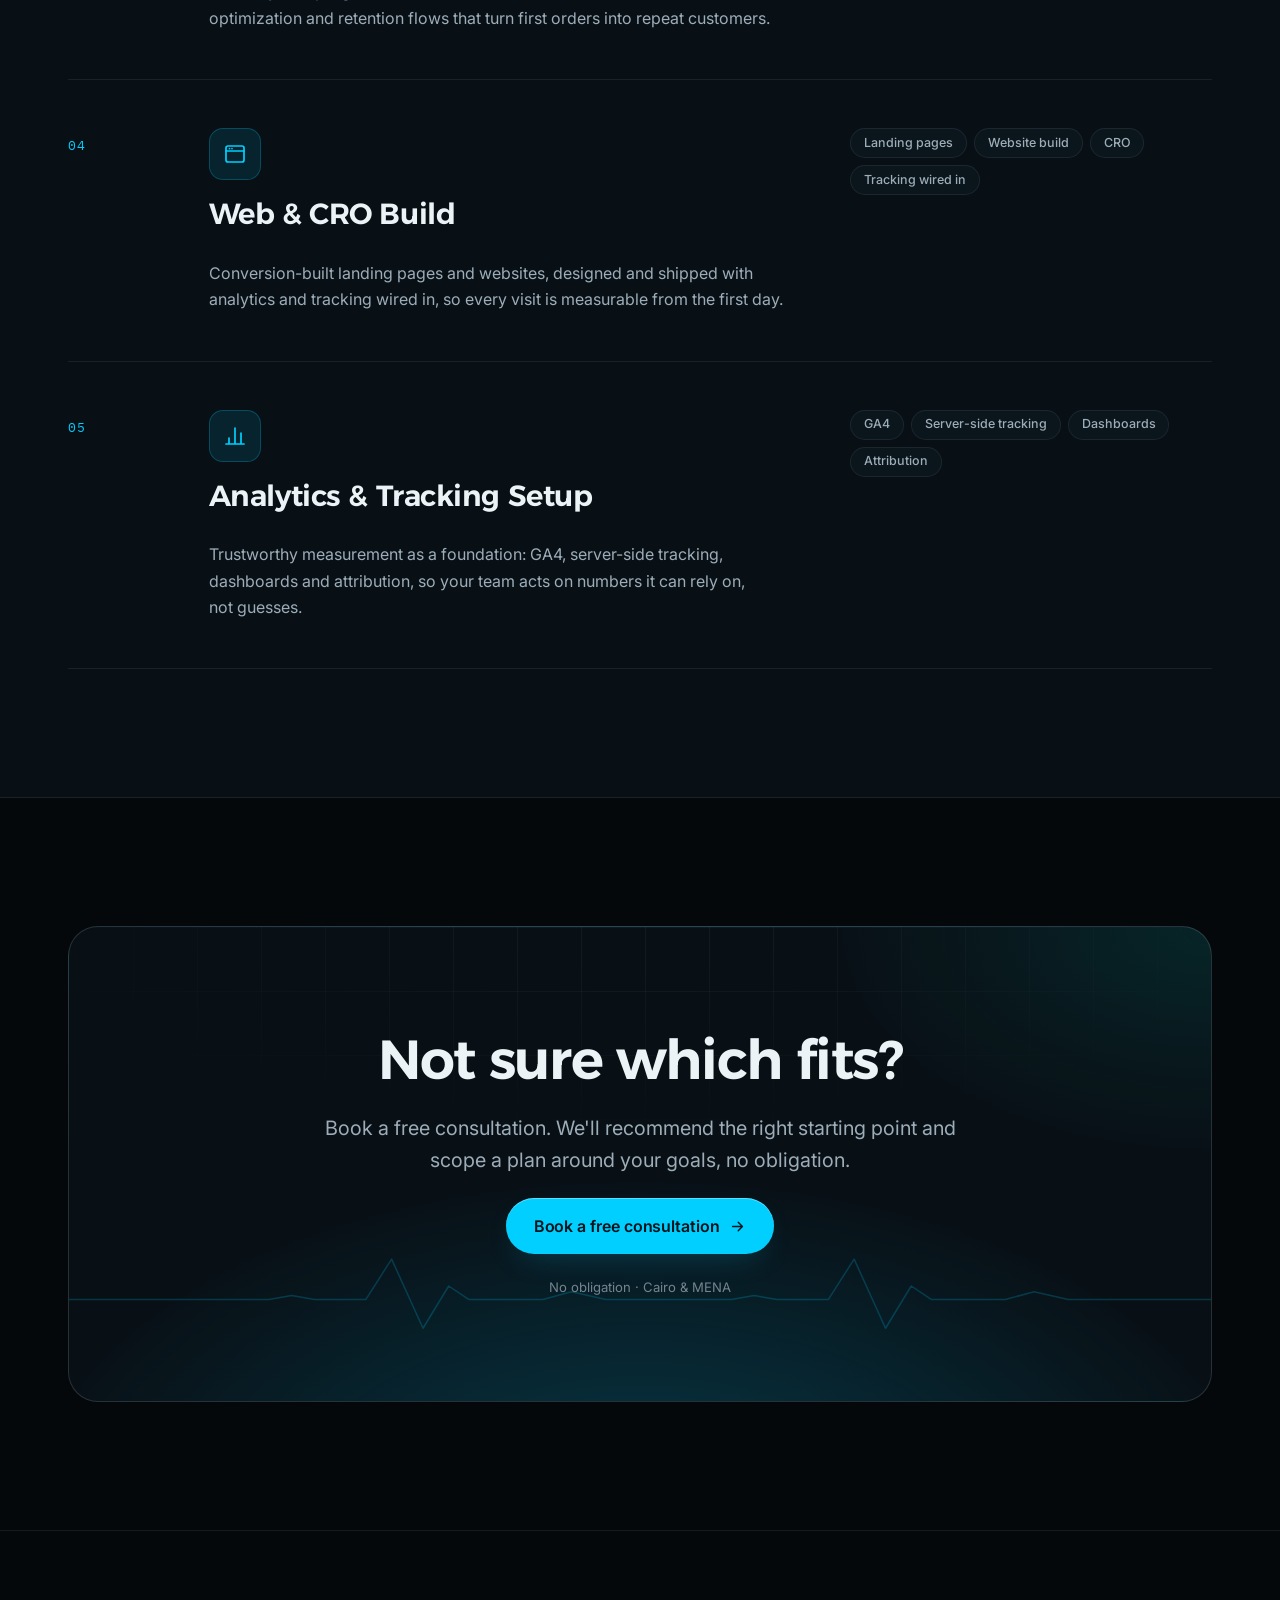
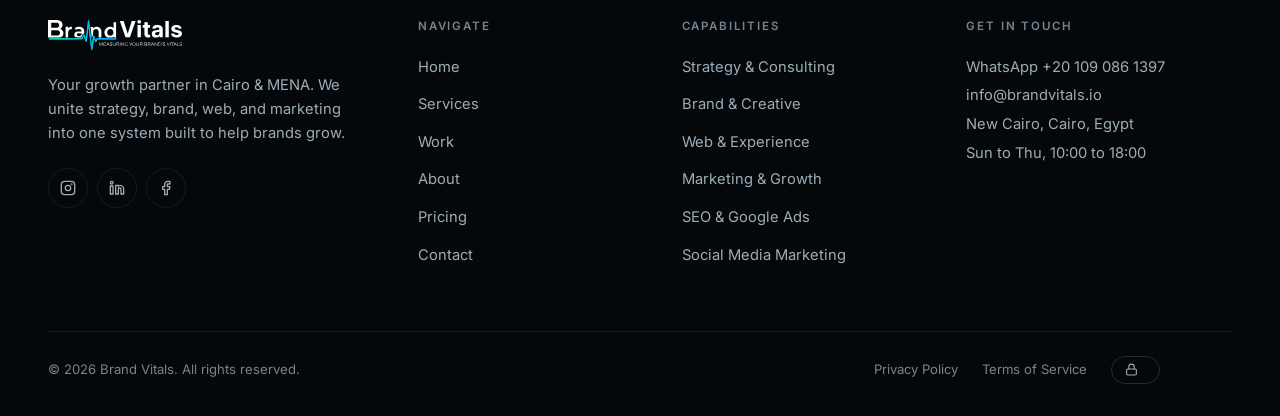
<file: products.html>
<!DOCTYPE html>
<html lang="en" dir="ltr" data-theme="dark" data-title-en="Pricing | Brand Vitals Marketing Agency" data-title-ar="الأسعار | وكالة براند فايتلز للتسويق"><head>
  <meta charset="UTF-8">
  <meta name="viewport" content="width=device-width, initial-scale=1.0">
  <title>Pricing | Brand Vitals Marketing Agency</title>
  <meta name="description" content="Brand Vitals doesn't sell fixed marketing packages. Every engagement is scoped around your objectives, services, market and support level, and priced by custom proposal. Start with a free growth audit.">
  <link rel="canonical" href="https://brandvitals.io/products.html">
  <meta name="theme-color" content="#05080B">
  <meta name="robots" content="index, follow">
  <meta property="og:type" content="website">
  <meta property="og:site_name" content="Brand Vitals">
  <meta property="og:title" content="Pricing | Brand Vitals">
  <meta property="og:description" content="No fixed packages. Every engagement is scoped around your objectives and priced by custom proposal. Start with a free growth audit.">
  <meta property="og:url" content="https://brandvitals.io/products.html">
  <link rel="icon" type="image/png" sizes="32x32" href="assets/img/favicon-32.png">
  <link rel="icon" type="image/svg+xml" href="assets/img/favicon.svg">
  <link rel="apple-touch-icon" href="assets/img/apple-touch-icon.png">
  <script>(function(){try{var t=localStorage.getItem("oso-theme")||"dark";document.documentElement.dataset.theme=t;var l=localStorage.getItem("oso-lang")||"en";document.documentElement.lang=l;document.documentElement.dir=l==="ar"?"rtl":"ltr";}catch(e){}})();</script>
  <link rel="preconnect" href="https://fonts.googleapis.com">
  <link rel="preconnect" href="https://fonts.gstatic.com" crossorigin="">
  <link href="https://fonts.googleapis.com/css2?family=Alexandria:wght@300;400;500;600;700;800&amp;family=Inter:wght@400;500;600;700&amp;family=IBM+Plex+Mono:wght@400;500;600&amp;family=IBM+Plex+Sans+Arabic:wght@400;500;600;700&amp;display=swap" rel="stylesheet">
  <link rel="stylesheet" href="assets/css/main.css?v=2">
  <script type="application/ld+json">
  {
    "@context": "https://schema.org",
    "@graph": [
      {
        "@type": "BreadcrumbList",
        "itemListElement": [
          { "@type": "ListItem", "position": 1, "name": "Home", "item": "https://brandvitals.io/" },
          { "@type": "ListItem", "position": 2, "name": "Growth Packages", "item": "https://brandvitals.io/products.html" }
        ]
      },
      {
        "@type": "OfferCatalog",
        "name": "Brand Vitals Growth Packages",
        "itemListElement": [
          { "@type": "Offer", "position": 1, "itemOffered": { "@type": "Service", "name": "Growth Audit", "description": "A structured diagnostic of your funnel, ad accounts, website and tracking, with a prioritized action plan.", "provider": { "@id": "https://brandvitals.io/#org" } } },
          { "@type": "Offer", "position": 2, "itemOffered": { "@type": "Service", "name": "Performance Sprint", "description": "A focused engagement to build, launch and optimize paid media across search and social.", "provider": { "@id": "https://brandvitals.io/#org" } } },
          { "@type": "Offer", "position": 3, "itemOffered": { "@type": "Service", "name": "E-commerce Growth System", "description": "An always-on program for online stores: full-funnel media, conversion-rate optimization and retention.", "provider": { "@id": "https://brandvitals.io/#org" } } },
          { "@type": "Offer", "position": 4, "itemOffered": { "@type": "Service", "name": "Web & CRO Build", "description": "Conversion-built landing pages and websites shipped with analytics and tracking wired in.", "provider": { "@id": "https://brandvitals.io/#org" } } },
          { "@type": "Offer", "position": 5, "itemOffered": { "@type": "Service", "name": "Analytics & Tracking Setup", "description": "GA4, server-side tracking, dashboards and attribution as a measurement foundation.", "provider": { "@id": "https://brandvitals.io/#org" } } }
        ]
      }
    ]
  }
  </script>
</head>
<body class="noise">
  <a class="skip-link" href="#main" data-en="Skip to content" data-ar="تخطّي إلى المحتوى">Skip to content</a>
  <div class="progress" aria-hidden="true"></div>

  <header class="nav">
    <div class="nav__inner">
      <a class="nav__logo" href="index.html" aria-label="Brand Vitals, Home">
        <img class="logo-light" src="assets/img/logo-light.svg" alt="Brand Vitals" width="253" height="44">
        <img class="logo-dark" src="assets/img/logo.svg" alt="Brand Vitals" width="253" height="44">
      </a>
      <nav class="nav__links" aria-label="Primary">
        <a class="nav__link" href="index.html" data-en="Home" data-ar="الرئيسية">Home</a>
        <a class="nav__link" href="solutions.html" data-en="Services" data-ar="الخدمات">Services</a>
        <a class="nav__link" href="work.html" data-en="Work" data-ar="أعمالنا">Work</a>
        <a class="nav__link" href="about.html" data-en="About" data-ar="من نحن">About</a>
        <a class="nav__link" href="products.html" data-en="Pricing" data-ar="الأسعار">Pricing</a>
        <a class="nav__link" href="contact.html" data-en="Contact" data-ar="تواصل">Contact</a>
      </nav>
      <div class="nav__actions">
        <button class="lang-toggle" data-lang-toggle="" aria-label="Switch language">عربي</button>
        <button class="icon-btn theme-toggle" data-theme-toggle="" aria-label="Toggle color theme">
          <svg class="icon-moon" viewBox="0 0 24 24" fill="none" stroke="currentColor" stroke-width="2" stroke-linecap="round" stroke-linejoin="round"><path d="M21 12.8A9 9 0 1 1 11.2 3 7 7 0 0 0 21 12.8z"></path></svg>
          <svg class="icon-sun" viewBox="0 0 24 24" fill="none" stroke="currentColor" stroke-width="2" stroke-linecap="round" stroke-linejoin="round"><circle cx="12" cy="12" r="4"></circle><path d="M12 2v2m0 16v2M4.9 4.9l1.4 1.4m11.4 11.4 1.4 1.4M2 12h2m16 0h2M4.9 19.1l1.4-1.4M17.7 6.3l1.4-1.4"></path></svg>
        </button>
        <a class="btn btn--primary" href="contact.html" data-magnetic="" data-consult=""><span data-en="Get a free audit" data-ar="تدقيق مجاني">Get a free audit</span></a>
        <button class="nav__burger" aria-label="Open menu" aria-expanded="false"><span></span><span></span><span></span></button>
      </div>
    </div>
  </header>

  <nav class="drawer" aria-label="Mobile">
    <a class="drawer__link" href="index.html"><span class="mono">01</span><span data-en="Home" data-ar="الرئيسية">Home</span></a>
    <a class="drawer__link" href="solutions.html"><span class="mono">02</span><span data-en="Services" data-ar="الخدمات">Services</span></a>
    <a class="drawer__link" href="work.html"><span class="mono">03</span><span data-en="Work" data-ar="أعمالنا">Work</span></a>
    <a class="drawer__link" href="about.html"><span class="mono">04</span><span data-en="About" data-ar="من نحن">About</span></a>
    <a class="drawer__link" href="products.html"><span class="mono">05</span><span data-en="Pricing" data-ar="الأسعار">Pricing</span></a>
    <a class="drawer__link" href="contact.html"><span class="mono">06</span><span data-en="Contact" data-ar="تواصل">Contact</span></a>
    <div class="drawer__foot"><a class="btn btn--primary" href="contact.html" data-consult=""><span data-en="Get a free audit" data-ar="احصل على تدقيق مجاني">Get a free audit</span></a></div>
  </nav>

  <main id="main">

    <!-- Page hero -->
    <section class="page-hero grid-field">
      <div class="orb orb--a float-slow" style="top:-18%; inset-inline-end:-6%;" data-parallax="0.06"></div>
      <div class="container">
        <nav class="breadcrumb" aria-label="Breadcrumb">
          <a href="index.html" data-en="Home" data-ar="الرئيسية">Home</a><span class="sep">/</span><span data-en="Pricing" data-ar="الأسعار">Pricing</span>
        </nav>
        <p class="eyebrow" data-en="Pricing" data-ar="الأسعار">Pricing</p>
        <h1 class="page-hero__title" style="margin-top:1rem">
          <span class="wr"><span style="transition-delay:.1s" data-en="No fixed packages." data-ar="لا باقات ثابتة.">No fixed packages.</span></span><br>
          <span class="wr"><span style="transition-delay:.28s" class="accent-text" data-en="Priced around you." data-ar="تسعيرٌ يناسبك.">Priced around you.</span></span>
        </h1>
        <p class="lead" data-en="We don't sell fixed marketing packages. Every engagement is scoped around your business objectives, the services you need, your market, and the level of support, and priced by custom proposal. The best place to start is a free growth audit." data-ar="لا نبيع باقات تسويق ثابتة. تُحدَّد كل شراكة حسب أهداف عملك، والخدمات التي تحتاجها، وسوقك، ومستوى الدعم، وتُسعَّر بعرضٍ مخصّص. وأفضل نقطة للبداية هي تدقيق نموّ مجاني.">We don't sell fixed marketing packages. Every engagement is scoped around your business objectives, the services you need, your market, and the level of support, and priced by custom proposal. The best place to start is a free growth audit.</p>
      </div>
    </section>

    <!-- Products -->
    <section class="section section--flush-top band-light" style="padding-top:clamp(3rem,6vw,5rem)">
      <div class="container">

        <article class="value-row" data-reveal="">
          <span class="num">01</span>
          <div class="split split--top" style="gap:clamp(1.5rem,3vw,3rem)">
            <div style="display:grid; gap:1rem">
              <div class="product-icon"><svg viewBox="0 0 24 24"><circle cx="11" cy="11" r="7"></circle><path d="m21 21-4.3-4.3"></path><path d="M8.5 11.5v1.5M11 9.5v3.5M13.5 11v2"></path></svg></div>
              <h3 data-en="Growth Audit" data-ar="تشخيص النمو">Growth Audit</h3>
              <p data-en="A structured diagnostic of your funnel, ad accounts, website and tracking. You leave with a prioritized action plan, what's leaking, what to fix first, and the opportunity we'd go after." data-ar="تشخيصٌ منظّم لمسار التحويل وحسابات الإعلانات والموقع والقياس لديك. تخرج بخطة عمل مُرتّبة بالأولوية، أين يتسرّب الأداء، وما الذي نُصلحه أولًا، والفرصة التي سنطاردها.">A structured diagnostic of your funnel, ad accounts, website and tracking. You leave with a prioritized action plan, what's leaking, what to fix first, and the opportunity we'd go after.</p>
            </div>
            <div class="chips" style="align-content:start">
              <span class="chip" data-en="Funnel review" data-ar="مراجعة المسار">Funnel review</span><span class="chip" data-en="Ad-account audit" data-ar="تدقيق حسابات الإعلانات">Ad-account audit</span><span class="chip" data-en="Tracking check" data-ar="فحص القياس">Tracking check</span><span class="chip" data-en="Action plan" data-ar="خطة عمل">Action plan</span>
            </div>
          </div>
        </article>

        <article class="value-row" data-reveal="">
          <span class="num">02</span>
          <div class="split split--top" style="gap:clamp(1.5rem,3vw,3rem)">
            <div style="display:grid; gap:1rem">
              <div class="product-icon"><svg viewBox="0 0 24 24"><path d="M13 2 4 14h6l-1 8 9-12h-6z"></path></svg></div>
              <h3 data-en="Performance Sprint" data-ar="سبرنت الأداء">Performance Sprint</h3>
              <p data-en="A focused engagement to build, launch and optimize paid media across search and social, creative, audiences and a conversion-ready funnel, with clear targets agreed from day one." data-ar="شراكة مركّزة لبناء الإعلانات المدفوعة عبر البحث والسوشيال وإطلاقها وتحسينها، إبداعٌ وجماهير ومسار جاهز للتحويل، بأهدافٍ واضحة مُتّفقٍ عليها من اليوم الأول.">A focused engagement to build, launch and optimize paid media across search and social, creative, audiences and a conversion-ready funnel, with clear targets agreed from day one.</p>
            </div>
            <div class="chips" style="align-content:start">
              <span class="chip" data-en="Paid search &amp; social" data-ar="بحث وسوشيال مدفوع">Paid search &amp; social</span><span class="chip" data-en="Creative testing" data-ar="اختبار الإبداع">Creative testing</span><span class="chip" data-en="Landing pages" data-ar="صفحات هبوط">Landing pages</span><span class="chip" data-en="Weekly optimization" data-ar="تحسين أسبوعي">Weekly optimization</span>
            </div>
          </div>
        </article>

        <article class="value-row" data-reveal="">
          <span class="num">03</span>
          <div class="split split--top" style="gap:clamp(1.5rem,3vw,3rem)">
            <div style="display:grid; gap:1rem">
              <div class="product-icon"><svg viewBox="0 0 24 24"><circle cx="9" cy="20" r="1"></circle><circle cx="18" cy="20" r="1"></circle><path d="M2 3h3l2.3 12a2 2 0 0 0 2 1.6h8a2 2 0 0 0 2-1.6L22 7H6"></path></svg></div>
              <h3 data-en="E-commerce Growth System" data-ar="نظام نموّ التجارة الإلكترونية">E-commerce Growth System</h3>
              <p data-en="An always-on program for online stores: full-funnel media, conversion-rate optimization and retention flows that turn first orders into repeat customers." data-ar="برنامجٌ دائم التشغيل للمتاجر الإلكترونية: إعلانات شاملة للمسار، وتحسين معدّل التحويل، وأنظمة احتفاظ تحوّل الطلب الأول إلى عملاء دائمين.">An always-on program for online stores: full-funnel media, conversion-rate optimization and retention flows that turn first orders into repeat customers.</p>
            </div>
            <div class="chips" style="align-content:start">
              <span class="chip" data-en="Full-funnel media" data-ar="إعلانات شاملة">Full-funnel media</span><span class="chip">CRO</span><span class="chip" data-en="Retention" data-ar="الاحتفاظ">Retention</span><span class="chip" data-en="Reporting" data-ar="تقارير">Reporting</span>
            </div>
          </div>
        </article>

        <article class="value-row" data-reveal="">
          <span class="num">04</span>
          <div class="split split--top" style="gap:clamp(1.5rem,3vw,3rem)">
            <div style="display:grid; gap:1rem">
              <div class="product-icon"><svg viewBox="0 0 24 24"><rect x="3" y="4" width="18" height="16" rx="2"></rect><path d="M3 9h18M6.5 6.6h.01M9 6.6h.01"></path></svg></div>
              <h3 data-en="Web &amp; CRO Build" data-ar="بناء الويب وتحسين التحويل">Web &amp; CRO Build</h3>
              <p data-en="Conversion-built landing pages and websites, designed and shipped with analytics and tracking wired in, so every visit is measurable from the first day." data-ar="صفحات هبوط ومواقع مبنية للتحويل، تُصمَّم وتُطلَق مع تحليلات وقياسٍ مُركّبٍ من الداخل، لتكون كل زيارة قابلة للقياس من اليوم الأول.">Conversion-built landing pages and websites, designed and shipped with analytics and tracking wired in, so every visit is measurable from the first day.</p>
            </div>
            <div class="chips" style="align-content:start">
              <span class="chip" data-en="Landing pages" data-ar="صفحات هبوط">Landing pages</span><span class="chip" data-en="Website build" data-ar="بناء المواقع">Website build</span><span class="chip">CRO</span><span class="chip" data-en="Tracking wired in" data-ar="قياسٌ مُركّب">Tracking wired in</span>
            </div>
          </div>
        </article>

        <article class="value-row" data-reveal="">
          <span class="num">05</span>
          <div class="split split--top" style="gap:clamp(1.5rem,3vw,3rem)">
            <div style="display:grid; gap:1rem">
              <div class="product-icon"><svg viewBox="0 0 24 24"><path d="M18 20V9M12 20V4M6 20v-6M3 20h18"></path></svg></div>
              <h3 data-en="Analytics &amp; Tracking Setup" data-ar="إعداد التحليلات والقياس">Analytics &amp; Tracking Setup</h3>
              <p data-en="Trustworthy measurement as a foundation: GA4, server-side tracking, dashboards and attribution, so your team acts on numbers it can rely on, not guesses." data-ar="قياسٌ موثوق كأساس: GA4، وتتبّعٌ من جهة الخادم، ولوحات بيانات، وإسناد، ليتحرّك فريقك بأرقامٍ يعتمد عليها لا بتخمينات.">Trustworthy measurement as a foundation: GA4, server-side tracking, dashboards and attribution, so your team acts on numbers it can rely on, not guesses.</p>
            </div>
            <div class="chips" style="align-content:start">
              <span class="chip">GA4</span><span class="chip" data-en="Server-side tracking" data-ar="تتبّع من الخادم">Server-side tracking</span><span class="chip" data-en="Dashboards" data-ar="لوحات بيانات">Dashboards</span><span class="chip" data-en="Attribution" data-ar="الإسناد">Attribution</span>
            </div>
          </div>
        </article>

      </div>
    </section>

    <!-- CTA -->
    <section class="section cta-band">
      <div class="container">
        <div class="cta-band__card grid-field" data-reveal="">
          <h2 data-en="Not sure which fits?" data-ar="غير متأكد أيّها يناسبك؟">Not sure which fits?</h2>
          <p class="lead" data-en="Book a free consultation. We'll recommend the right starting point and scope a plan around your goals, no obligation." data-ar="احجز استشارة مجانية. سنُوصي بنقطة البداية المناسبة ونضع خطة حول أهدافك، بلا أي التزام.">Book a free consultation. We'll recommend the right starting point and scope a plan around your goals, no obligation.</p>
          <div class="btn-row" style="justify-content:center">
            <a class="btn btn--primary btn--lg" href="contact.html" data-magnetic="" data-consult=""><span class="btn__label" data-en="Book a free consultation" data-ar="احجز استشارة مجانية">Book a free consultation</span><svg viewBox="0 0 24 24" fill="none" stroke="currentColor" stroke-width="2" stroke-linecap="round" stroke-linejoin="round"><path d="M5 12h14M13 6l6 6-6 6"></path></svg></a>
          </div>
          <p class="micro" data-en="No obligation · Cairo &amp; MENA" data-ar="بلا التزام · القاهرة والمنطقة">No obligation · Cairo &amp; MENA</p>
        </div>
      </div>
    </section>

    <!-- Footer -->
    <footer class="footer">
    <div class="container container--wide">
      <div class="footer__grid">
        <div class="footer__brand">
          <a href="index.html" aria-label="Brand Vitals, Home">
            <img class="logo-light" src="assets/img/logo-light.svg" alt="Brand Vitals" width="253" height="44">
            <img class="logo-dark" src="assets/img/logo.svg" alt="Brand Vitals" width="253" height="44">
          </a>
          <p data-en="Your growth partner in Cairo &amp; MENA. We unite strategy, brand, web, and marketing into one system built to help brands grow." data-ar="شريك نموّك في القاهرة والمنطقة. نُوحّد الاستراتيجية والعلامة والويب والتسويق في نظام واحد مبنيّ لمساعدة العلامات على النموّ.">Your growth partner in Cairo &amp; MENA. We unite strategy, brand, web, and marketing into one system built to help brands grow.</p>
          <div class="socials">
            <a href="https://www.instagram.com/brandvitals.io" target="_blank" rel="noopener" aria-label="Instagram"><svg viewBox="0 0 24 24" fill="none" stroke="currentColor" stroke-width="2" stroke-linecap="round" stroke-linejoin="round"><rect x="2" y="2" width="20" height="20" rx="5"></rect><circle cx="12" cy="12" r="4"></circle><circle cx="17.5" cy="6.5" r=".5" fill="currentColor"></circle></svg></a>
            <a href="https://www.linkedin.com/company/brandvitals-io" target="_blank" rel="noopener" aria-label="LinkedIn"><svg viewBox="0 0 24 24" fill="none" stroke="currentColor" stroke-width="2" stroke-linecap="round" stroke-linejoin="round"><path d="M16 8a6 6 0 0 1 6 6v7h-4v-7a2 2 0 0 0-4 0v7h-4V8h4v2"></path><rect x="2" y="9" width="4" height="12"></rect><circle cx="4" cy="4" r="2"></circle></svg></a>
            <a href="https://www.facebook.com/BrandVitals.io" target="_blank" rel="noopener" aria-label="Facebook"><svg viewBox="0 0 24 24" fill="none" stroke="currentColor" stroke-width="2" stroke-linecap="round" stroke-linejoin="round"><path d="M18 2h-3a5 5 0 0 0-5 5v3H7v4h3v8h4v-8h3l1-4h-4V7a1 1 0 0 1 1-1h3z"></path></svg></a>
          </div>
        </div>
        <div class="footer__col">
          <h4 data-en="Navigate" data-ar="تصفّح">Navigate</h4>
          <ul>
            <li><a href="index.html" data-en="Home" data-ar="الرئيسية">Home</a></li>
            <li><a href="solutions.html" data-en="Services" data-ar="الخدمات">Services</a></li>
            <li><a href="work.html" data-en="Work" data-ar="أعمالنا">Work</a></li>
            <li><a href="about.html" data-en="About" data-ar="من نحن">About</a></li>
            <li><a href="products.html" data-en="Pricing" data-ar="الأسعار">Pricing</a></li>
            <li><a href="contact.html" data-en="Contact" data-ar="تواصل">Contact</a></li>
          </ul>
        </div>
        <div class="footer__col">
          <h4 data-en="Capabilities" data-ar="قدراتنا">Capabilities</h4>
          <ul>
            <li><a href="solutions.html" data-en="Strategy &amp; Consulting" data-ar="الاستراتيجية والاستشارات">Strategy &amp; Consulting</a></li>
            <li><a href="solutions.html" data-en="Brand &amp; Creative" data-ar="العلامة والإبداع">Brand &amp; Creative</a></li>
            <li><a href="solutions.html" data-en="Web &amp; Experience" data-ar="الويب والتجربة">Web &amp; Experience</a></li>
            <li><a href="solutions.html" data-en="Marketing &amp; Growth" data-ar="التسويق والنموّ">Marketing &amp; Growth</a></li>
            <li><a href="solutions.html" data-en="SEO &amp; Google Ads" data-ar="السيو وإعلانات جوجل">SEO &amp; Google Ads</a></li>
            <li><a href="solutions.html" data-en="Social Media Marketing" data-ar="تسويق وسائل التواصل">Social Media Marketing</a></li>
          </ul>
        </div>
        <div class="footer__col">
          <h4 data-en="Get in touch" data-ar="تواصل معنا">Get in touch</h4>
          <address>
            <a href="https://wa.me/201090861397" target="_blank" rel="noopener" dir="ltr">WhatsApp +20 109 086 1397</a><br>
            <a href="mailto:info@brandvitals.io" dir="ltr">info@brandvitals.io</a><br>
            <span data-en="New Cairo, Cairo, Egypt" data-ar="القاهرة الجديدة، القاهرة، مصر">New Cairo, Cairo, Egypt</span><br>
            <span data-en="Sun to Thu, 10:00 to 18:00" data-ar="الأحد إلى الخميس، 10:00 إلى 18:00">Sun to Thu, 10:00 to 18:00</span>
          </address>
        </div>
      </div>
      <div class="footer__bar">
        <span>© <span data-year="">2025</span> Brand Vitals. <span data-en="All rights reserved." data-ar="جميع الحقوق محفوظة.">All rights reserved.</span></span>
        <div class="legal">
          <a href="privacy.html" data-en="Privacy Policy" data-ar="سياسة الخصوصية">Privacy Policy</a>
          <a href="privacy.html#terms" data-en="Terms of Service" data-ar="شروط الخدمة">Terms of Service</a>
          <a class="footer__dash" href="" rel="nofollow"><svg viewBox="0 0 24 24" fill="none" stroke="currentColor" stroke-width="2" stroke-linecap="round" stroke-linejoin="round" aria-hidden="true"><rect x="3" y="11" width="18" height="11" rx="2"></rect><path d="M7 11V7a5 5 0 0 1 10 0v4"></path></svg><span data-en="" data-ar=""></span></a>
        </div>
      </div>
    </div>
  </footer>

  </main>

  <button class="to-top" aria-label="Back to top"><svg viewBox="0 0 24 24" fill="none" stroke="currentColor" stroke-width="2.5" stroke-linecap="round" stroke-linejoin="round"><path d="M12 19V5M5 12l7-7 7 7"></path></svg></button>
  <script src="assets/js/main.js?v=2" defer=""></script>

</body></html>
</file>
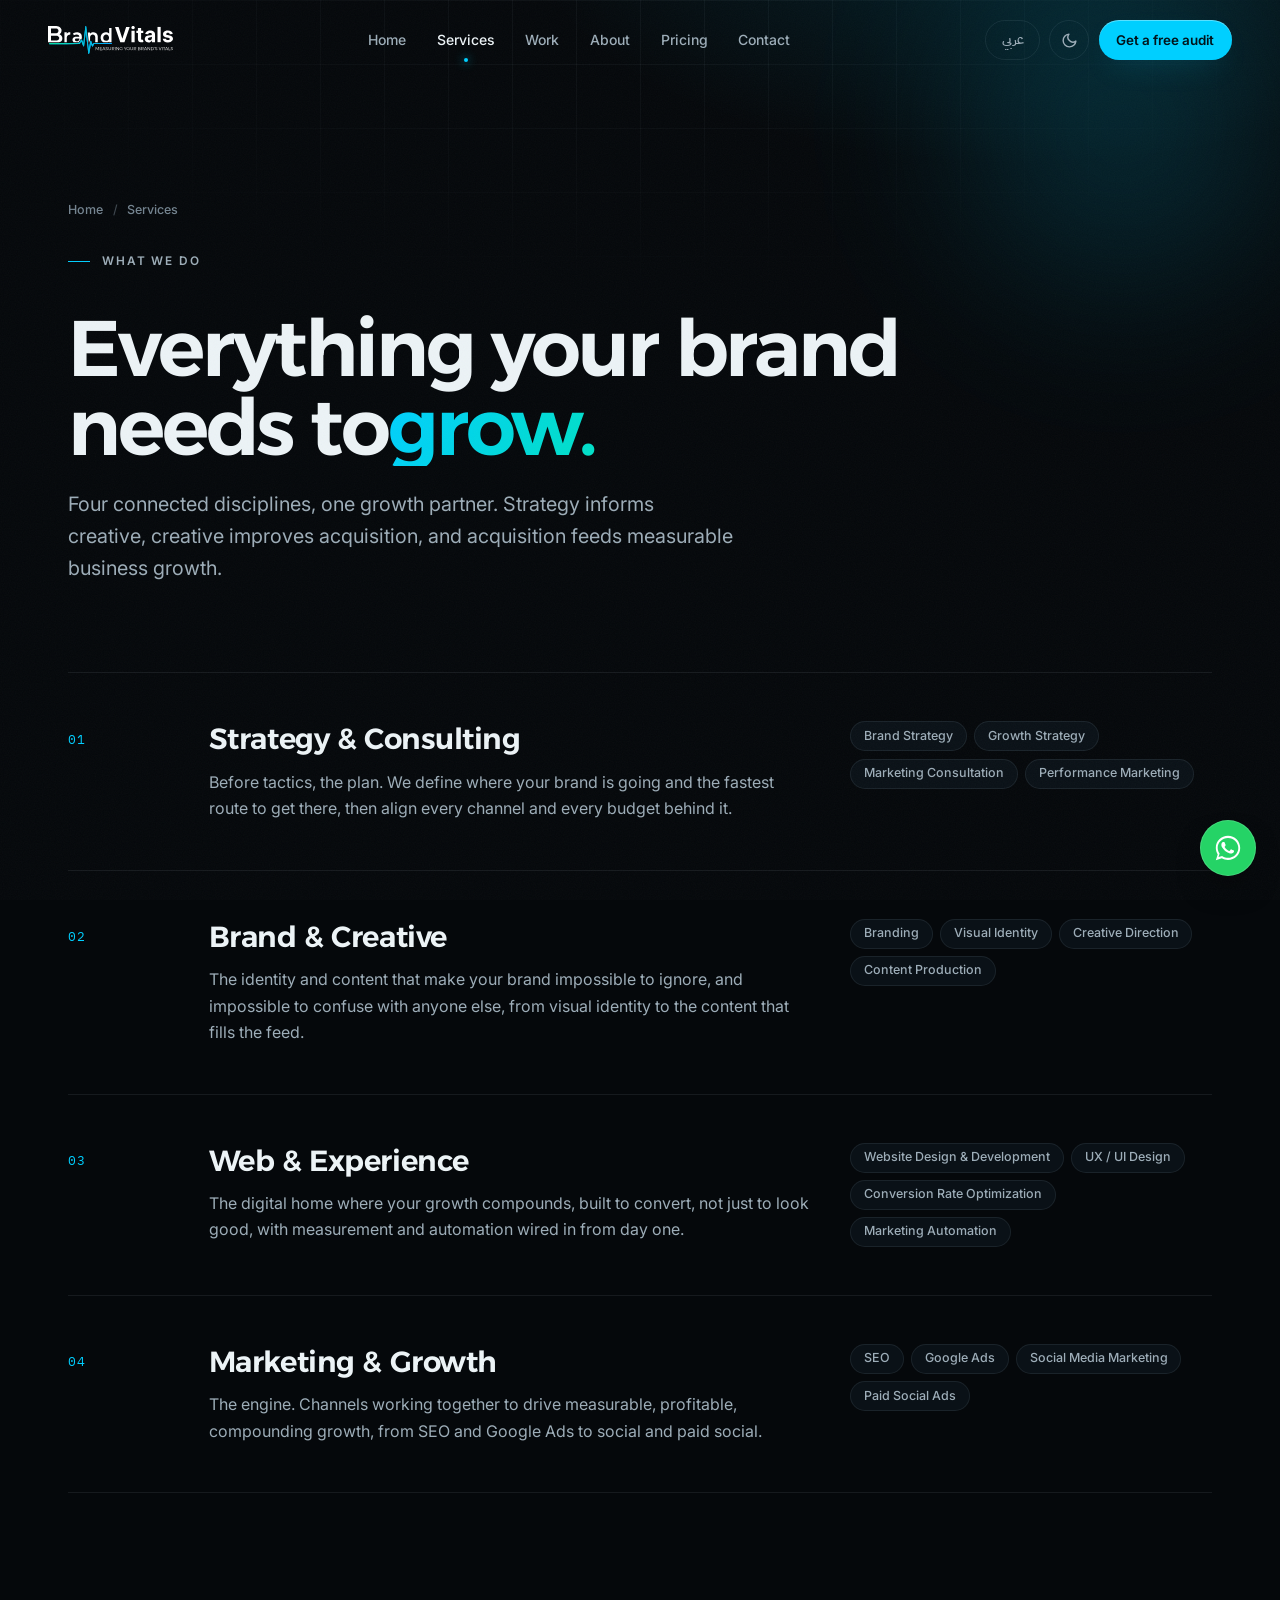
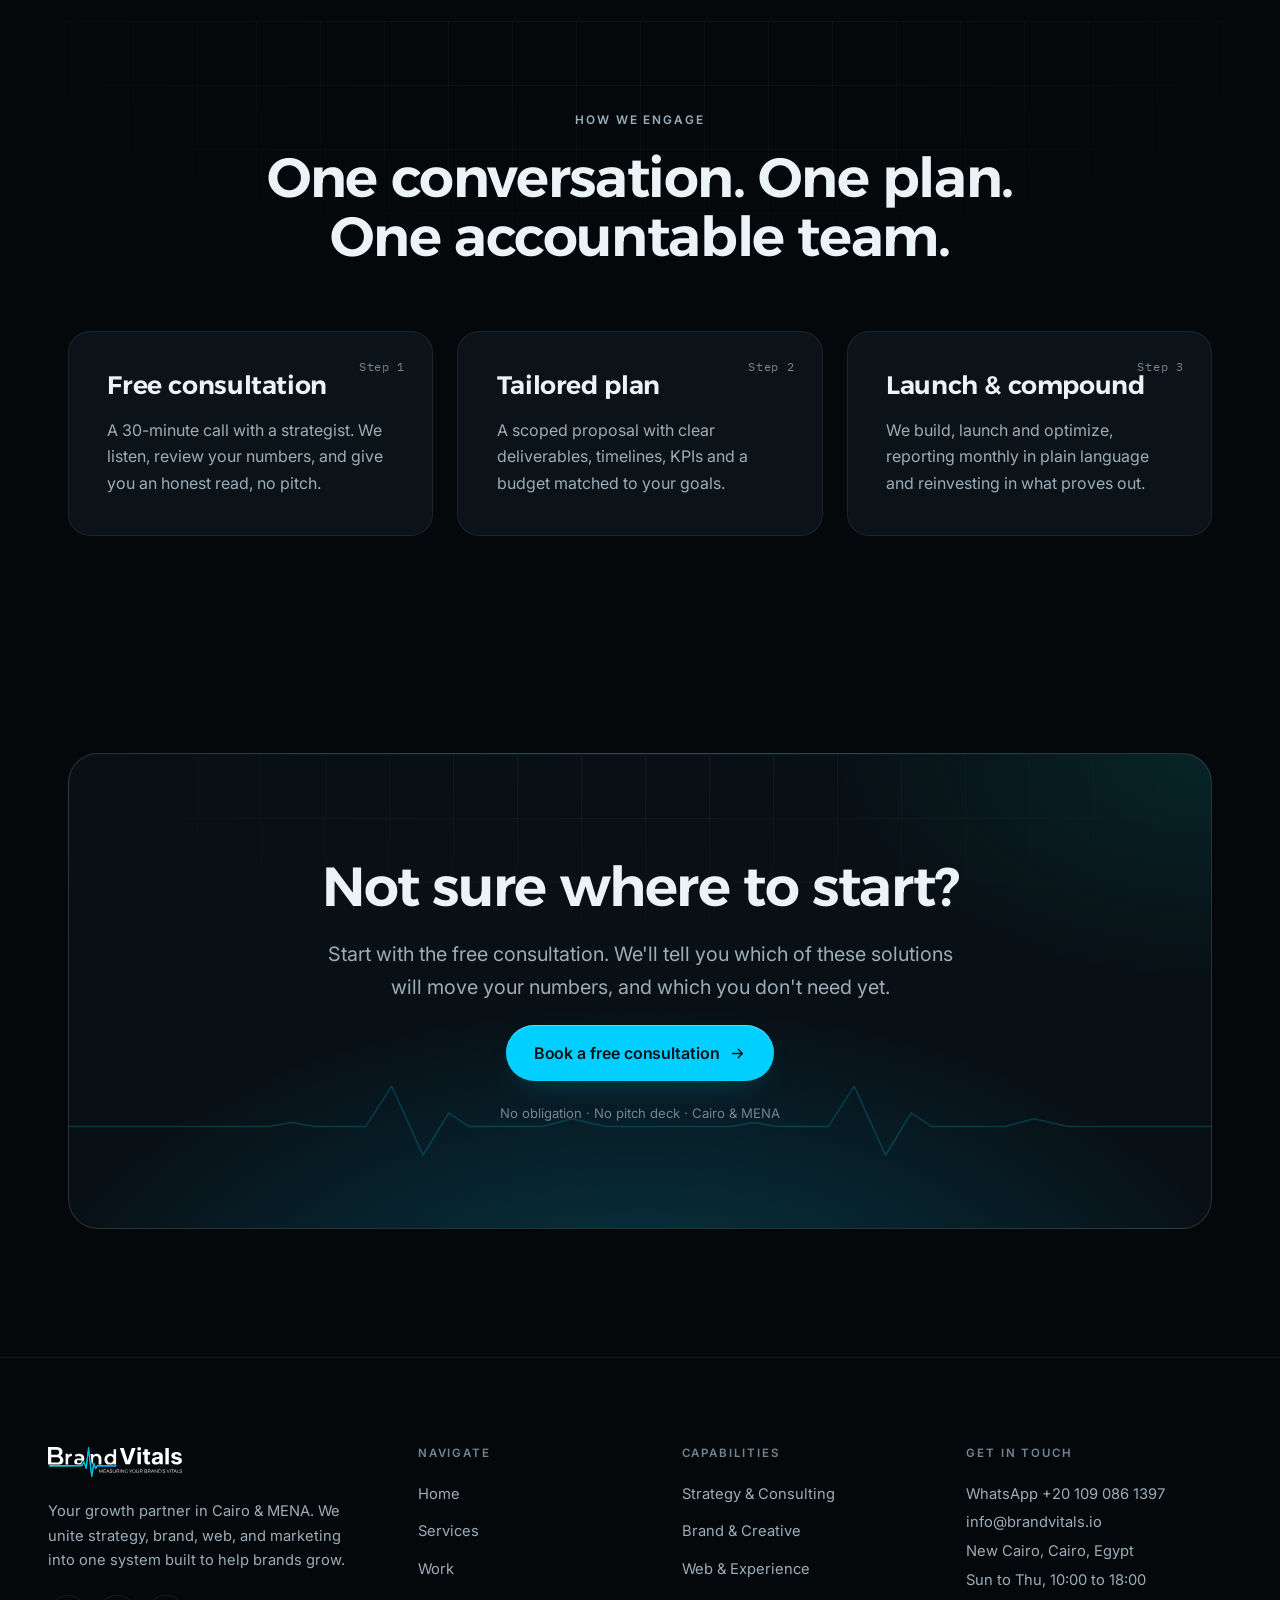
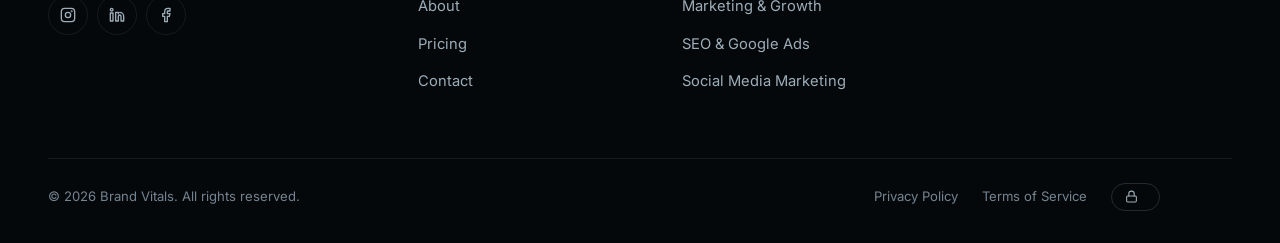
<file: solutions.html>
<!DOCTYPE html>
<html lang="en" dir="ltr" data-theme="dark" data-title-en="Services | Strategy, Creative, Web &amp; Growth | Brand Vitals" data-title-ar="الخدمات | الاستراتيجية والإبداع والويب والنموّ | Brand Vitals"><head>
  <meta charset="UTF-8">
  <meta name="viewport" content="width=device-width, initial-scale=1.0">
  <title>Services | Strategy, Creative, Web &amp; Growth | Brand Vitals</title>
  <meta name="description" content="Brand Vitals services: Strategy &amp; Consulting, Brand &amp; Creative, Web &amp; Experience, and Marketing &amp; Growth, four connected disciplines that work as one growth system across Egypt &amp; MENA.">
  <link rel="canonical" href="https://brandvitals.io/solutions.html">
  <meta name="theme-color" content="#05080B">
  <meta name="robots" content="index, follow">
  <meta property="og:type" content="website">
  <meta property="og:site_name" content="Brand Vitals">
  <meta property="og:title" content="Services | Brand Vitals">
  <meta property="og:description" content="Strategy, brand and creative, web and experience, and marketing and growth, connected into one system built for measurable growth.">
  <meta property="og:url" content="https://brandvitals.io/solutions.html">
  <link rel="icon" type="image/png" sizes="32x32" href="assets/img/favicon-32.png">
  <link rel="icon" type="image/svg+xml" href="assets/img/favicon.svg">
  <link rel="apple-touch-icon" href="assets/img/apple-touch-icon.png">
  <script>(function(){try{var t=localStorage.getItem("oso-theme")||"dark";document.documentElement.dataset.theme=t;var l=localStorage.getItem("oso-lang")||"en";document.documentElement.lang=l;document.documentElement.dir=l==="ar"?"rtl":"ltr";}catch(e){}})();</script>
  <link rel="preconnect" href="https://fonts.googleapis.com">
  <link rel="preconnect" href="https://fonts.gstatic.com" crossorigin="">
  <link href="https://fonts.googleapis.com/css2?family=Alexandria:wght@300;400;500;600;700;800&amp;family=Inter:wght@400;500;600;700&amp;family=IBM+Plex+Mono:wght@400;500;600&amp;family=IBM+Plex+Sans+Arabic:wght@400;500;600;700&amp;display=swap" rel="stylesheet">
  <link rel="stylesheet" href="assets/css/main.css?v=2">
  <script type="application/ld+json">
  {
    "@context": "https://schema.org",
    "@graph": [
      {
        "@type": "BreadcrumbList",
        "itemListElement": [
          { "@type": "ListItem", "position": 1, "name": "Home", "item": "https://brandvitals.io/" },
          { "@type": "ListItem", "position": 2, "name": "Solutions", "item": "https://brandvitals.io/solutions.html" }
        ]
      },
      {
        "@type": "ItemList",
        "name": "Brand Vitals Services",
        "itemListElement": [
          { "@type": "Service", "position": 1, "name": "Performance Marketing", "provider": { "@id": "https://brandvitals.io/#org" }, "areaServed": ["Egypt", "MENA"], "description": "Paid media across search and social engineered around ROAS, lead generation and revenue." },
          { "@type": "Service", "position": 2, "name": "E-commerce Growth", "provider": { "@id": "https://brandvitals.io/#org" }, "areaServed": ["Egypt", "MENA"], "description": "Store optimization, conversion funnels and retention systems for online retailers." },
          { "@type": "Service", "position": 3, "name": "SEO & Digital Presence", "provider": { "@id": "https://brandvitals.io/#org" }, "areaServed": ["Egypt", "MENA"], "description": "Arabic and English organic visibility: technical SEO, content and authority building." },
          { "@type": "Service", "position": 4, "name": "Social Media Marketing", "provider": { "@id": "https://brandvitals.io/#org" }, "areaServed": ["Egypt", "MENA"], "description": "Content systems, community management and social campaigns that convert." },
          { "@type": "Service", "position": 5, "name": "Analytics & Market Intelligence", "provider": { "@id": "https://brandvitals.io/#org" }, "areaServed": ["Egypt", "MENA"], "description": "Full-funnel measurement, dashboards, attribution and market research." },
          { "@type": "Service", "position": 6, "name": "Strategy, Consulting & Digital Setup", "provider": { "@id": "https://brandvitals.io/#org" }, "areaServed": ["Egypt", "MENA"], "description": "Marketing strategy, business consulting, digital transformation and digital setup." }
        ]
      }
    ]
  }
  </script>
</head>
<body class="noise">
  <a class="skip-link" href="#main" data-en="Skip to content" data-ar="تخطّي إلى المحتوى">Skip to content</a>
  <div class="progress" aria-hidden="true"></div>

  <header class="nav">
    <div class="nav__inner">
      <a class="nav__logo" href="index.html" aria-label="Brand Vitals, Home">
        <img class="logo-light" src="assets/img/logo-light.svg" alt="Brand Vitals" width="253" height="44">
        <img class="logo-dark" src="assets/img/logo.svg" alt="Brand Vitals" width="253" height="44">
      </a>
      <nav class="nav__links" aria-label="Primary">
        <a class="nav__link" href="index.html" data-en="Home" data-ar="الرئيسية">Home</a>
        <a class="nav__link" href="solutions.html" data-en="Services" data-ar="الخدمات">Services</a>
        <a class="nav__link" href="work.html" data-en="Work" data-ar="أعمالنا">Work</a>
        <a class="nav__link" href="about.html" data-en="About" data-ar="من نحن">About</a>
        <a class="nav__link" href="products.html" data-en="Pricing" data-ar="الأسعار">Pricing</a>
        <a class="nav__link" href="contact.html" data-en="Contact" data-ar="تواصل">Contact</a>
      </nav>
      <div class="nav__actions">
        <button class="lang-toggle" data-lang-toggle="" aria-label="Switch language">عربي</button>
        <button class="icon-btn theme-toggle" data-theme-toggle="" aria-label="Toggle color theme">
          <svg class="icon-moon" viewBox="0 0 24 24" fill="none" stroke="currentColor" stroke-width="2" stroke-linecap="round" stroke-linejoin="round"><path d="M21 12.8A9 9 0 1 1 11.2 3 7 7 0 0 0 21 12.8z"></path></svg>
          <svg class="icon-sun" viewBox="0 0 24 24" fill="none" stroke="currentColor" stroke-width="2" stroke-linecap="round" stroke-linejoin="round"><circle cx="12" cy="12" r="4"></circle><path d="M12 2v2m0 16v2M4.9 4.9l1.4 1.4m11.4 11.4 1.4 1.4M2 12h2m16 0h2M4.9 19.1l1.4-1.4M17.7 6.3l1.4-1.4"></path></svg>
        </button>
        <a class="btn btn--primary" href="contact.html" data-magnetic="" data-consult=""><span data-en="Get a free audit" data-ar="تدقيق مجاني">Get a free audit</span></a>
        <button class="nav__burger" aria-label="Open menu" aria-expanded="false"><span></span><span></span><span></span></button>
      </div>
    </div>
  </header>

  <nav class="drawer" aria-label="Mobile">
    <a class="drawer__link" href="index.html"><span class="mono">01</span><span data-en="Home" data-ar="الرئيسية">Home</span></a>
    <a class="drawer__link" href="solutions.html"><span class="mono">02</span><span data-en="Services" data-ar="الخدمات">Services</span></a>
    <a class="drawer__link" href="work.html"><span class="mono">03</span><span data-en="Work" data-ar="أعمالنا">Work</span></a>
    <a class="drawer__link" href="about.html"><span class="mono">04</span><span data-en="About" data-ar="من نحن">About</span></a>
    <a class="drawer__link" href="products.html"><span class="mono">05</span><span data-en="Pricing" data-ar="الأسعار">Pricing</span></a>
    <a class="drawer__link" href="contact.html"><span class="mono">06</span><span data-en="Contact" data-ar="تواصل">Contact</span></a>
    <div class="drawer__foot"><a class="btn btn--primary" href="contact.html" data-consult=""><span data-en="Get a free audit" data-ar="احصل على تدقيق مجاني">Get a free audit</span></a></div>
  </nav>

  <main id="main">

    <!-- Page hero -->
    <section class="page-hero grid-field">
      <div class="orb orb--a float-slow" style="top:-20%; inset-inline-end:-8%;" data-parallax="0.06"></div>
      <div class="container">
        <nav class="breadcrumb" aria-label="Breadcrumb">
          <a href="index.html" data-en="Home" data-ar="الرئيسية">Home</a><span class="sep">/</span><span data-en="Services" data-ar="الخدمات">Services</span>
        </nav>
        <p class="eyebrow" data-en="What we do" data-ar="ما الذي نقدمه">What we do</p>
        <h1 class="page-hero__title" style="margin-top:1rem">
          <span class="wr"><span style="transition-delay:.1s" data-en="Everything your brand" data-ar="كل ما تحتاجه">Everything your brand</span></span><br>
          <span class="wr"><span style="transition-delay:.25s" data-en="needs to " data-ar="علامتك ">needs to </span></span><span class="wr"><span style="transition-delay:.32s" class="accent-text" data-en="grow." data-ar="لتنمو.">grow.</span></span>
        </h1>
        <p class="lead" data-en="Four connected disciplines, one growth partner. Strategy informs creative, creative improves acquisition, and acquisition feeds measurable business growth." data-ar="أربعة تخصصات مترابطة، وشريك نموٍّ واحد. الاستراتيجية تُغذّي الإبداع، والإبداع يُحسّن الاكتساب، والاكتساب يُغذّي نموًّا تجاريًا قابلًا للقياس.">Four connected disciplines, one growth partner. Strategy informs creative, creative improves acquisition, and acquisition feeds measurable business growth.</p>
      </div>
    </section>

    <!-- Solutions rows -->
    <section class="section section--flush-top">
      <div class="container">

        <article class="value-row" id="strategy" data-reveal="">
          <span class="num">01</span>
          <div class="split split--top" style="gap:clamp(1.5rem,3vw,3rem)">
            <div>
              <h3 data-en="Strategy &amp; Consulting" data-ar="الاستراتيجية والاستشارات">Strategy &amp; Consulting</h3>
              <p data-en="Before tactics, the plan. We define where your brand is going and the fastest route to get there, then align every channel and every budget behind it." data-ar="قبل التكتيكات، الخطة. نحدّد إلى أين تتجه علامتك وأسرع طريق للوصول، ثم نُحاذي كل قناة وكل ميزانية خلفها.">Before tactics, the plan. We define where your brand is going and the fastest route to get there, then align every channel and every budget behind it.</p>
            </div>
            <div class="chips" style="align-content:start">
              <span class="chip" data-en="Brand Strategy" data-ar="استراتيجية العلامة">Brand Strategy</span><span class="chip" data-en="Growth Strategy" data-ar="استراتيجية النمو">Growth Strategy</span><span class="chip" data-en="Marketing Consultation" data-ar="استشارات تسويقية">Marketing Consultation</span><span class="chip" data-en="Performance Marketing" data-ar="تسويق الأداء">Performance Marketing</span>
            </div>
          </div>
        </article>

        <article class="value-row" id="creative" data-reveal="">
          <span class="num">02</span>
          <div class="split split--top" style="gap:clamp(1.5rem,3vw,3rem)">
            <div>
              <h3 data-en="Brand &amp; Creative" data-ar="العلامة والإبداع">Brand &amp; Creative</h3>
              <p data-en="The identity and content that make your brand impossible to ignore, and impossible to confuse with anyone else, from visual identity to the content that fills the feed." data-ar="الهوية والمحتوى اللذان يجعلان علامتك مستحيلة التجاهل، ومستحيلة الالتباس بغيرها، من الهوية البصرية إلى المحتوى الذي يملأ المنصّات.">The identity and content that make your brand impossible to ignore, and impossible to confuse with anyone else, from visual identity to the content that fills the feed.</p>
            </div>
            <div class="chips" style="align-content:start">
              <span class="chip" data-en="Branding" data-ar="بناء العلامة">Branding</span><span class="chip" data-en="Visual Identity" data-ar="الهوية البصرية">Visual Identity</span><span class="chip" data-en="Creative Direction" data-ar="التوجيه الإبداعي">Creative Direction</span><span class="chip" data-en="Content Production" data-ar="إنتاج المحتوى">Content Production</span>
            </div>
          </div>
        </article>

        <article class="value-row" id="web" data-reveal="">
          <span class="num">03</span>
          <div class="split split--top" style="gap:clamp(1.5rem,3vw,3rem)">
            <div>
              <h3 data-en="Web &amp; Experience" data-ar="الويب والتجربة">Web &amp; Experience</h3>
              <p data-en="The digital home where your growth compounds, built to convert, not just to look good, with measurement and automation wired in from day one." data-ar="المنزل الرقمي حيث يتراكم نموّك، مبنيّ للتحويل لا للمظهر فقط، مع قياسٍ وأتمتةٍ مُركّبَين من اليوم الأول.">The digital home where your growth compounds, built to convert, not just to look good, with measurement and automation wired in from day one.</p>
            </div>
            <div class="chips" style="align-content:start">
              <span class="chip" data-en="Website Design &amp; Development" data-ar="تصميم وتطوير المواقع">Website Design &amp; Development</span><span class="chip" data-en="UX / UI Design" data-ar="تصميم تجربة وواجهة المستخدم">UX / UI Design</span><span class="chip" data-en="Conversion Rate Optimization" data-ar="تحسين معدل التحويل">Conversion Rate Optimization</span><span class="chip" data-en="Marketing Automation" data-ar="أتمتة التسويق">Marketing Automation</span>
            </div>
          </div>
        </article>

        <article class="value-row" id="growth" data-reveal="">
          <span class="num">04</span>
          <div class="split split--top" style="gap:clamp(1.5rem,3vw,3rem)">
            <div>
              <h3 data-en="Marketing &amp; Growth" data-ar="التسويق والنموّ">Marketing &amp; Growth</h3>
              <p data-en="The engine. Channels working together to drive measurable, profitable, compounding growth, from SEO and Google Ads to social and paid social." data-ar="المحرّك. قنوات تعمل معًا لتحقيق نموٍّ قابل للقياس ومربح ومتراكم، من السيو وإعلانات جوجل إلى السوشيال والإعلانات المدفوعة.">The engine. Channels working together to drive measurable, profitable, compounding growth, from SEO and Google Ads to social and paid social.</p>
            </div>
            <div class="chips" style="align-content:start">
              <span class="chip">SEO</span><span class="chip" data-en="Google Ads" data-ar="إعلانات جوجل">Google Ads</span><span class="chip" data-en="Social Media Marketing" data-ar="تسويق وسائل التواصل">Social Media Marketing</span><span class="chip" data-en="Paid Social Ads" data-ar="إعلانات مدفوعة">Paid Social Ads</span>
            </div>
          </div>
        </article>

      </div>
    </section>

    <!-- How we engage -->
    <section class="section section--tight grid-field">
      <div class="container">
        <div class="section-head section-head--center" data-reveal="">
          <p class="eyebrow eyebrow--bare" data-en="How we engage" data-ar="كيف نعمل معك">How we engage</p>
          <h2 data-en="One conversation. One plan. One accountable team." data-ar="محادثة واحدة. خطة واحدة. فريق واحد مسؤول.">One conversation. One plan. One accountable team.</h2>
        </div>
        <div class="grid-3">
          <div class="card svc-card" data-reveal=""><span class="idx mono">Step 1</span><h3 data-en="Free consultation" data-ar="استشارة مجانية">Free consultation</h3><p data-en="A 30-minute call with a strategist. We listen, review your numbers, and give you an honest read, no pitch." data-ar="مكالمة 30 دقيقة مع خبير استراتيجي. نستمع، ونراجع أرقامك، ونقدم قراءة صادقة، دون عرض بيعي.">A 30-minute call with a strategist. We listen, review your numbers, and give you an honest read, no pitch.</p></div>
          <div class="card svc-card" data-reveal="" style="--rd:.08s"><span class="idx mono">Step 2</span><h3 data-en="Tailored plan" data-ar="خطة مصمّمة لك">Tailored plan</h3><p data-en="A scoped proposal with clear deliverables, timelines, KPIs and a budget matched to your goals." data-ar="عرضٌ محدّد النطاق بمخرجات وجداول زمنية ومؤشرات أداء واضحة، وميزانية تناسب أهدافك.">A scoped proposal with clear deliverables, timelines, KPIs and a budget matched to your goals.</p></div>
          <div class="card svc-card" data-reveal="" style="--rd:.16s"><span class="idx mono">Step 3</span><h3 data-en="Launch &amp; compound" data-ar="الإطلاق ثم المضاعفة">Launch &amp; compound</h3><p data-en="We build, launch and optimize, reporting monthly in plain language and reinvesting in what proves out." data-ar="نبني ونطلق ونحسّن، مع تقارير شهرية بلغة واضحة، وإعادة استثمارٍ فيما يُثبت نجاحه.">We build, launch and optimize, reporting monthly in plain language and reinvesting in what proves out.</p></div>
        </div>
      </div>
    </section>

    <!-- CTA -->
    <section class="section cta-band">
      <div class="container">
        <div class="cta-band__card grid-field" data-reveal="">
          <h2 data-en="Not sure where to start?" data-ar="لست متأكداً من أين تبدأ؟">Not sure where to start?</h2>
          <p class="lead" data-en="Start with the free consultation. We'll tell you which of these solutions will move your numbers, and which you don't need yet." data-ar="ابدأ بالاستشارة المجانية. سنخبرك أيُّ هذه الحلول سيحرّك أرقامك، وأيُّها لا تحتاجه بعد.">Start with the free consultation. We'll tell you which of these solutions will move your numbers, and which you don't need yet.</p>
          <div class="btn-row" style="justify-content:center">
            <a class="btn btn--primary btn--lg" href="contact.html" data-magnetic="" data-consult=""><span class="btn__label" data-en="Book a free consultation" data-ar="احجز استشارة مجانية">Book a free consultation</span><svg viewBox="0 0 24 24" fill="none" stroke="currentColor" stroke-width="2" stroke-linecap="round" stroke-linejoin="round"><path d="M5 12h14M13 6l6 6-6 6"></path></svg></a>
          </div>
          <p class="micro" data-en="No obligation · No pitch deck · Cairo &amp; MENA" data-ar="بلا التزام · بلا عرض بيعي · القاهرة والمنطقة">No obligation · No pitch deck · Cairo &amp; MENA</p>
        </div>
      </div>
    </section>

    <!-- Footer -->
    <footer class="footer">
    <div class="container container--wide">
      <div class="footer__grid">
        <div class="footer__brand">
          <a href="index.html" aria-label="Brand Vitals, Home">
            <img class="logo-light" src="assets/img/logo-light.svg" alt="Brand Vitals" width="253" height="44">
            <img class="logo-dark" src="assets/img/logo.svg" alt="Brand Vitals" width="253" height="44">
          </a>
          <p data-en="Your growth partner in Cairo &amp; MENA. We unite strategy, brand, web, and marketing into one system built to help brands grow." data-ar="شريك نموّك في القاهرة والمنطقة. نُوحّد الاستراتيجية والعلامة والويب والتسويق في نظام واحد مبنيّ لمساعدة العلامات على النموّ.">Your growth partner in Cairo &amp; MENA. We unite strategy, brand, web, and marketing into one system built to help brands grow.</p>
          <div class="socials">
            <a href="https://www.instagram.com/brandvitals.io" target="_blank" rel="noopener" aria-label="Instagram"><svg viewBox="0 0 24 24" fill="none" stroke="currentColor" stroke-width="2" stroke-linecap="round" stroke-linejoin="round"><rect x="2" y="2" width="20" height="20" rx="5"></rect><circle cx="12" cy="12" r="4"></circle><circle cx="17.5" cy="6.5" r=".5" fill="currentColor"></circle></svg></a>
            <a href="https://www.linkedin.com/company/brandvitals-io" target="_blank" rel="noopener" aria-label="LinkedIn"><svg viewBox="0 0 24 24" fill="none" stroke="currentColor" stroke-width="2" stroke-linecap="round" stroke-linejoin="round"><path d="M16 8a6 6 0 0 1 6 6v7h-4v-7a2 2 0 0 0-4 0v7h-4V8h4v2"></path><rect x="2" y="9" width="4" height="12"></rect><circle cx="4" cy="4" r="2"></circle></svg></a>
            <a href="https://www.facebook.com/BrandVitals.io" target="_blank" rel="noopener" aria-label="Facebook"><svg viewBox="0 0 24 24" fill="none" stroke="currentColor" stroke-width="2" stroke-linecap="round" stroke-linejoin="round"><path d="M18 2h-3a5 5 0 0 0-5 5v3H7v4h3v8h4v-8h3l1-4h-4V7a1 1 0 0 1 1-1h3z"></path></svg></a>
          </div>
        </div>
        <div class="footer__col">
          <h4 data-en="Navigate" data-ar="تصفّح">Navigate</h4>
          <ul>
            <li><a href="index.html" data-en="Home" data-ar="الرئيسية">Home</a></li>
            <li><a href="solutions.html" data-en="Services" data-ar="الخدمات">Services</a></li>
            <li><a href="work.html" data-en="Work" data-ar="أعمالنا">Work</a></li>
            <li><a href="about.html" data-en="About" data-ar="من نحن">About</a></li>
            <li><a href="products.html" data-en="Pricing" data-ar="الأسعار">Pricing</a></li>
            <li><a href="contact.html" data-en="Contact" data-ar="تواصل">Contact</a></li>
          </ul>
        </div>
        <div class="footer__col">
          <h4 data-en="Capabilities" data-ar="قدراتنا">Capabilities</h4>
          <ul>
            <li><a href="solutions.html" data-en="Strategy &amp; Consulting" data-ar="الاستراتيجية والاستشارات">Strategy &amp; Consulting</a></li>
            <li><a href="solutions.html" data-en="Brand &amp; Creative" data-ar="العلامة والإبداع">Brand &amp; Creative</a></li>
            <li><a href="solutions.html" data-en="Web &amp; Experience" data-ar="الويب والتجربة">Web &amp; Experience</a></li>
            <li><a href="solutions.html" data-en="Marketing &amp; Growth" data-ar="التسويق والنموّ">Marketing &amp; Growth</a></li>
            <li><a href="solutions.html" data-en="SEO &amp; Google Ads" data-ar="السيو وإعلانات جوجل">SEO &amp; Google Ads</a></li>
            <li><a href="solutions.html" data-en="Social Media Marketing" data-ar="تسويق وسائل التواصل">Social Media Marketing</a></li>
          </ul>
        </div>
        <div class="footer__col">
          <h4 data-en="Get in touch" data-ar="تواصل معنا">Get in touch</h4>
          <address>
            <a href="https://wa.me/201090861397" target="_blank" rel="noopener" dir="ltr">WhatsApp +20 109 086 1397</a><br>
            <a href="mailto:info@brandvitals.io" dir="ltr">info@brandvitals.io</a><br>
            <span data-en="New Cairo, Cairo, Egypt" data-ar="القاهرة الجديدة، القاهرة، مصر">New Cairo, Cairo, Egypt</span><br>
            <span data-en="Sun to Thu, 10:00 to 18:00" data-ar="الأحد إلى الخميس، 10:00 إلى 18:00">Sun to Thu, 10:00 to 18:00</span>
          </address>
        </div>
      </div>
      <div class="footer__bar">
        <span>© <span data-year="">2025</span> Brand Vitals. <span data-en="All rights reserved." data-ar="جميع الحقوق محفوظة.">All rights reserved.</span></span>
        <div class="legal">
          <a href="privacy.html" data-en="Privacy Policy" data-ar="سياسة الخصوصية">Privacy Policy</a>
          <a href="privacy.html#terms" data-en="Terms of Service" data-ar="شروط الخدمة">Terms of Service</a>
          <a class="footer__dash" href="" rel="nofollow"><svg viewBox="0 0 24 24" fill="none" stroke="currentColor" stroke-width="2" stroke-linecap="round" stroke-linejoin="round" aria-hidden="true"><rect x="3" y="11" width="18" height="11" rx="2"></rect><path d="M7 11V7a5 5 0 0 1 10 0v4"></path></svg><span data-en="" data-ar=""></span></a>
        </div>
      </div>
    </div>
  </footer>

  </main>

  <button class="to-top" aria-label="Back to top"><svg viewBox="0 0 24 24" fill="none" stroke="currentColor" stroke-width="2.5" stroke-linecap="round" stroke-linejoin="round"><path d="M12 19V5M5 12l7-7 7 7"></path></svg></button>
  <script src="assets/js/main.js?v=2" defer=""></script>

</body></html>
</file>
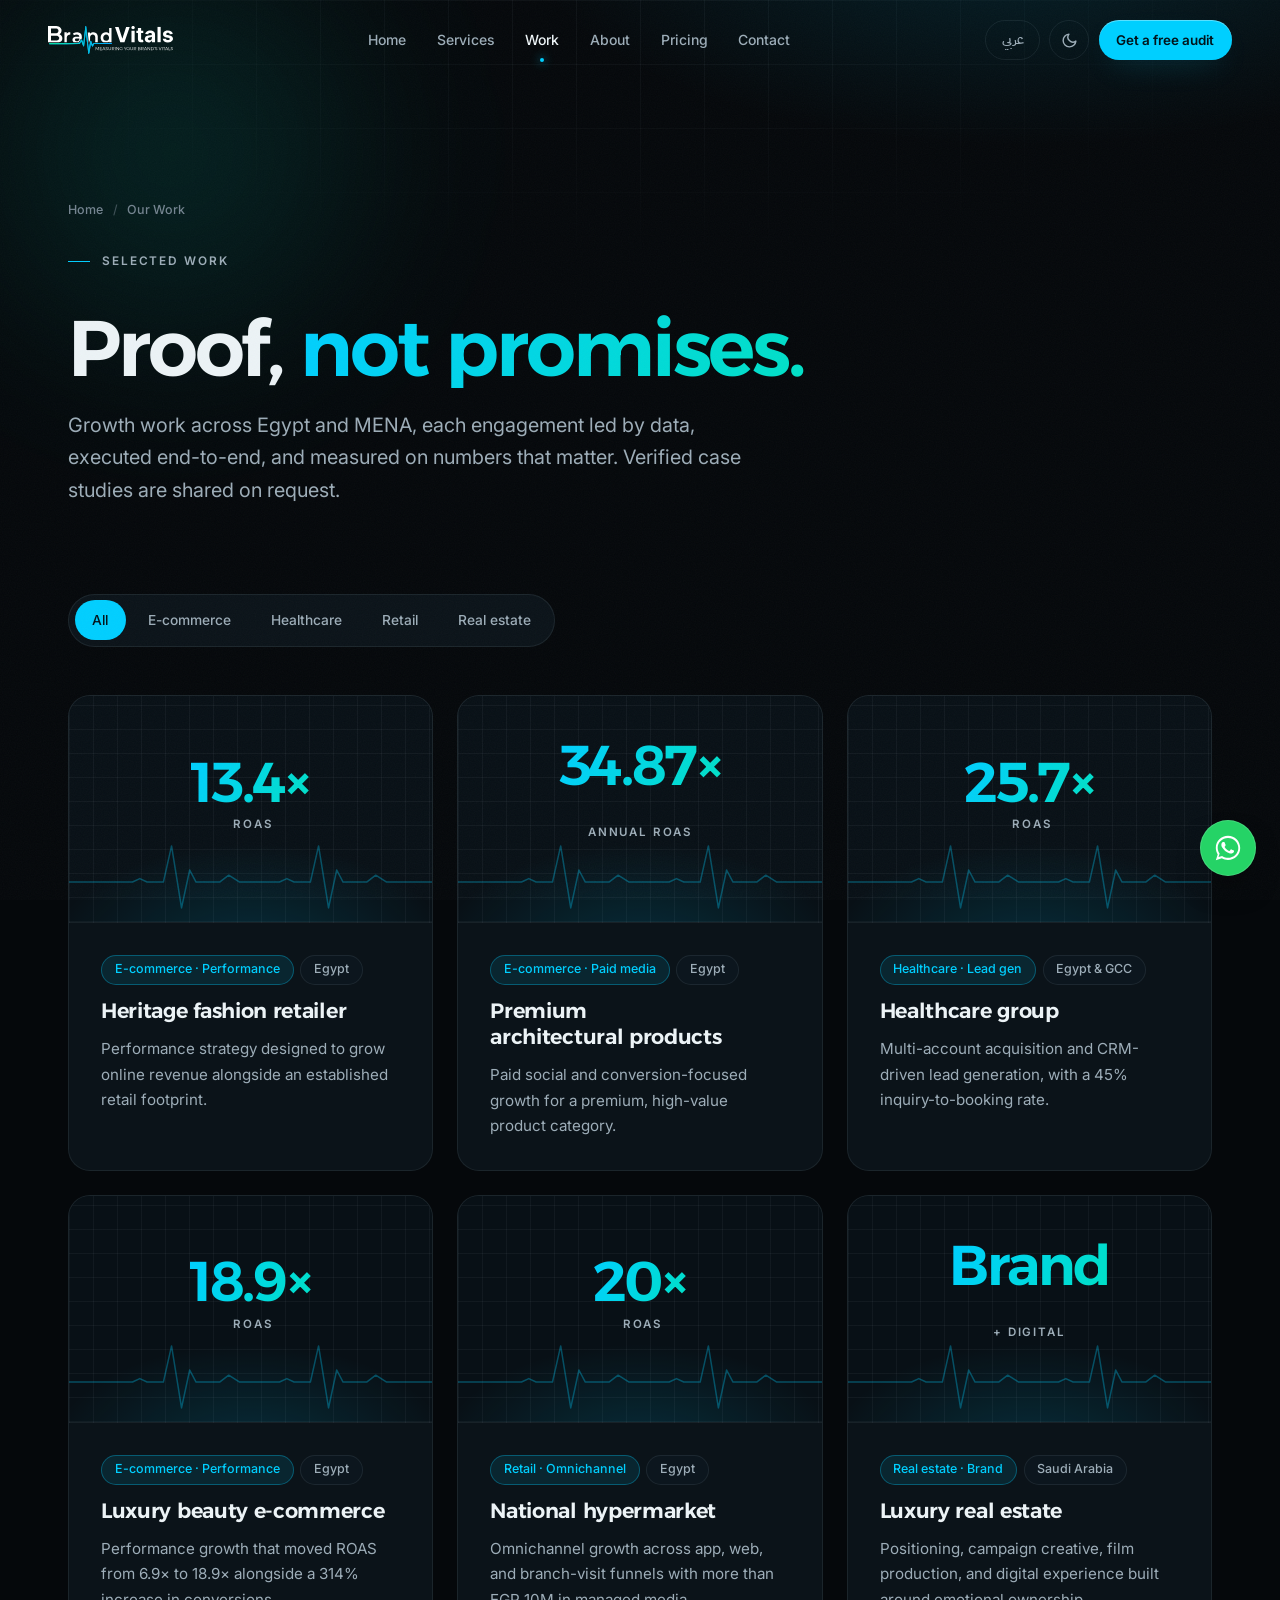
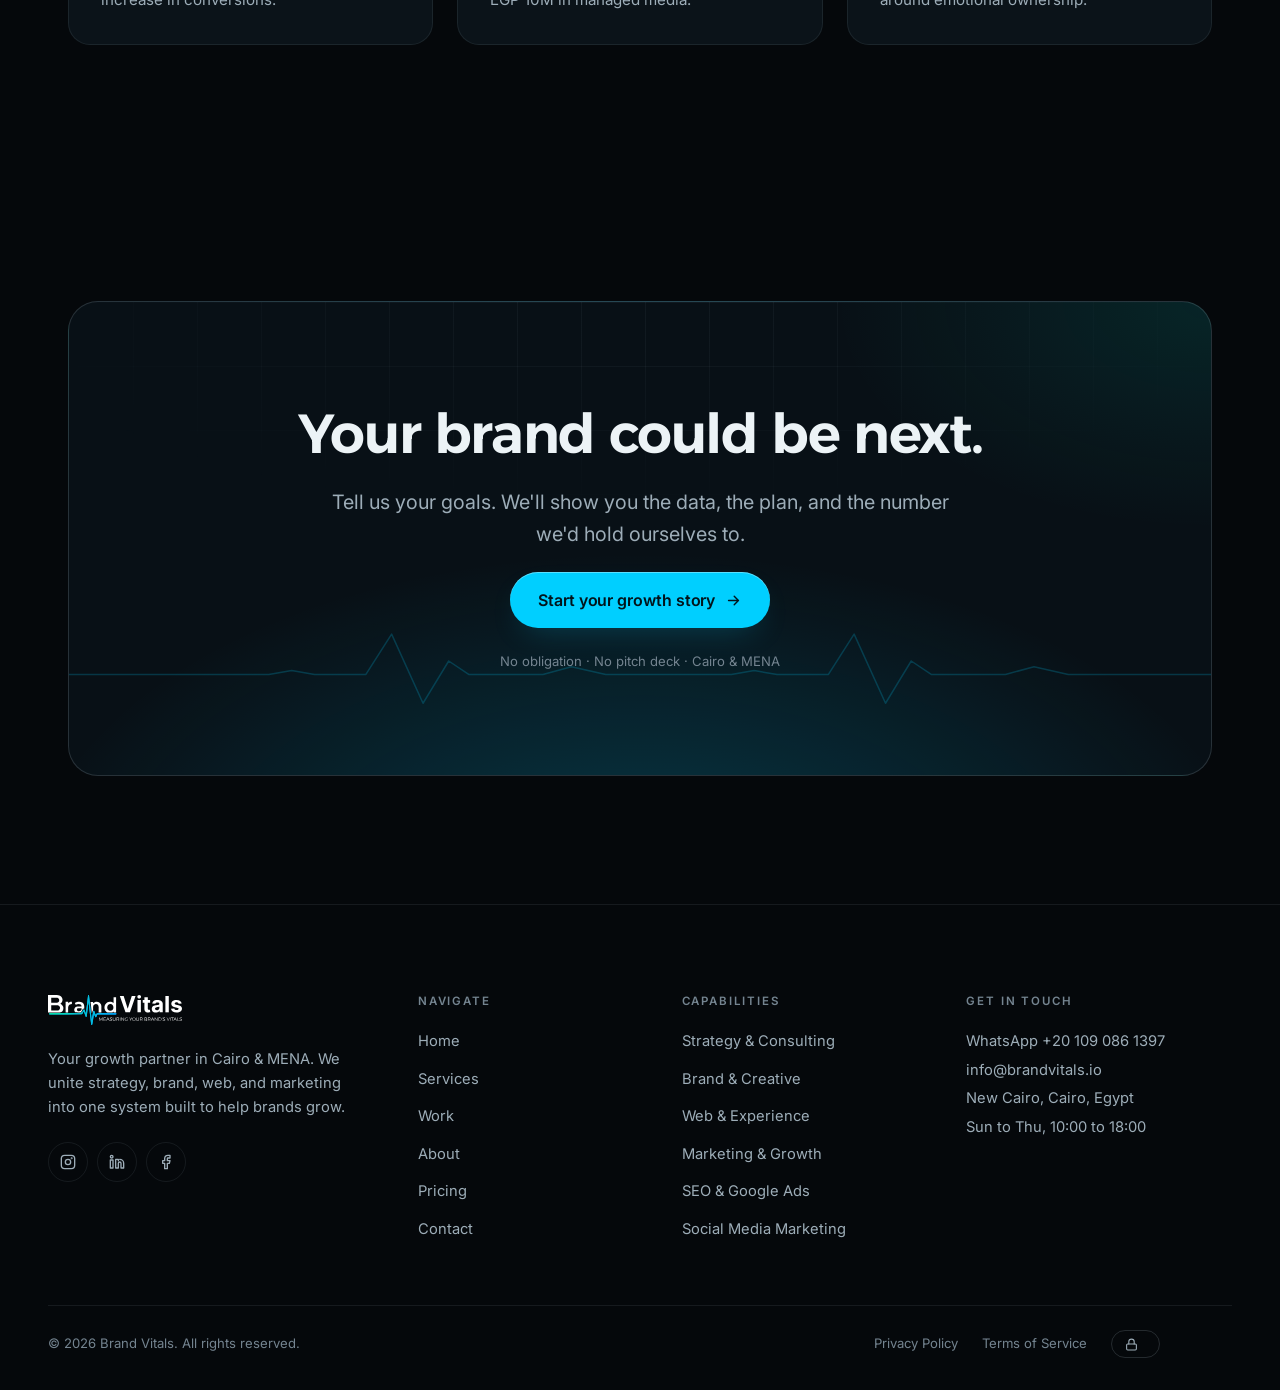
<file: work.html>
<!DOCTYPE html>
<html lang="en" dir="ltr" data-theme="dark" data-title-en="Our Work, Case Studies &amp; Results | Brand Vitals" data-title-ar="أعمالنا، دراسات حالة ونتائج | Brand Vitals"><head>
  <meta charset="UTF-8">
  <meta name="viewport" content="width=device-width, initial-scale=1.0">
  <title>Our Work, Case Studies &amp; Results | Brand Vitals</title>
  <meta name="description" content="Selected work by Brand Vitals across e-commerce, real estate, healthcare, F&amp;B and insurance in Egypt &amp; the MENA region. Verified case studies are shared on request.">
  <link rel="canonical" href="https://brandvitals.io/work.html">
  <meta name="theme-color" content="#05080B">
  <meta name="robots" content="index, follow">
  <meta property="og:type" content="website">
  <meta property="og:site_name" content="Brand Vitals">
  <meta property="og:title" content="Our Work, Brand Vitals">
  <meta property="og:description" content="How Brand Vitals builds growth across Egypt &amp; MENA, case studies shared on request.">
  <meta property="og:url" content="https://brandvitals.io/work.html">
  <link rel="icon" type="image/png" sizes="32x32" href="assets/img/favicon-32.png">
  <link rel="icon" type="image/svg+xml" href="assets/img/favicon.svg">
  <link rel="apple-touch-icon" href="assets/img/apple-touch-icon.png">
  <script>(function(){try{var t=localStorage.getItem("oso-theme")||"dark";document.documentElement.dataset.theme=t;var l=localStorage.getItem("oso-lang")||"en";document.documentElement.lang=l;document.documentElement.dir=l==="ar"?"rtl":"ltr";}catch(e){}})();</script>
  <link rel="preconnect" href="https://fonts.googleapis.com">
  <link rel="preconnect" href="https://fonts.gstatic.com" crossorigin="">
  <link href="https://fonts.googleapis.com/css2?family=Alexandria:wght@300;400;500;600;700;800&amp;family=Inter:wght@400;500;600;700&amp;family=IBM+Plex+Mono:wght@400;500;600&amp;family=IBM+Plex+Sans+Arabic:wght@400;500;600;700&amp;display=swap" rel="stylesheet">
  <link rel="stylesheet" href="assets/css/main.css?v=2">
  <script type="application/ld+json">
  {
    "@context": "https://schema.org",
    "@type": "BreadcrumbList",
    "itemListElement": [
      { "@type": "ListItem", "position": 1, "name": "Home", "item": "https://brandvitals.io/" },
      { "@type": "ListItem", "position": 2, "name": "Our Work", "item": "https://brandvitals.io/work.html" }
    ]
  }
  </script>
  <style>
    .work-grid { position: relative; }
  </style>
</head>
<body class="noise">
  <a class="skip-link" href="#main" data-en="Skip to content" data-ar="تخطّي إلى المحتوى">Skip to content</a>
  <div class="progress" aria-hidden="true"></div>

  <header class="nav">
    <div class="nav__inner">
      <a class="nav__logo" href="index.html" aria-label="Brand Vitals, Home">
        <img class="logo-light" src="assets/img/logo-light.svg" alt="Brand Vitals" width="253" height="44">
        <img class="logo-dark" src="assets/img/logo.svg" alt="Brand Vitals" width="253" height="44">
      </a>
      <nav class="nav__links" aria-label="Primary">
        <a class="nav__link" href="index.html" data-en="Home" data-ar="الرئيسية">Home</a>
        <a class="nav__link" href="solutions.html" data-en="Services" data-ar="الخدمات">Services</a>
        <a class="nav__link" href="work.html" data-en="Work" data-ar="أعمالنا">Work</a>
        <a class="nav__link" href="about.html" data-en="About" data-ar="من نحن">About</a>
        <a class="nav__link" href="products.html" data-en="Pricing" data-ar="الأسعار">Pricing</a>
        <a class="nav__link" href="contact.html" data-en="Contact" data-ar="تواصل">Contact</a>
      </nav>
      <div class="nav__actions">
        <button class="lang-toggle" data-lang-toggle="" aria-label="Switch language">عربي</button>
        <button class="icon-btn theme-toggle" data-theme-toggle="" aria-label="Toggle color theme">
          <svg class="icon-moon" viewBox="0 0 24 24" fill="none" stroke="currentColor" stroke-width="2" stroke-linecap="round" stroke-linejoin="round"><path d="M21 12.8A9 9 0 1 1 11.2 3 7 7 0 0 0 21 12.8z"></path></svg>
          <svg class="icon-sun" viewBox="0 0 24 24" fill="none" stroke="currentColor" stroke-width="2" stroke-linecap="round" stroke-linejoin="round"><circle cx="12" cy="12" r="4"></circle><path d="M12 2v2m0 16v2M4.9 4.9l1.4 1.4m11.4 11.4 1.4 1.4M2 12h2m16 0h2M4.9 19.1l1.4-1.4M17.7 6.3l1.4-1.4"></path></svg>
        </button>
        <a class="btn btn--primary" href="contact.html" data-magnetic="" data-consult=""><span data-en="Get a free audit" data-ar="تدقيق مجاني">Get a free audit</span></a>
        <button class="nav__burger" aria-label="Open menu" aria-expanded="false"><span></span><span></span><span></span></button>
      </div>
    </div>
  </header>

  <nav class="drawer" aria-label="Mobile">
    <a class="drawer__link" href="index.html"><span class="mono">01</span><span data-en="Home" data-ar="الرئيسية">Home</span></a>
    <a class="drawer__link" href="solutions.html"><span class="mono">02</span><span data-en="Services" data-ar="الخدمات">Services</span></a>
    <a class="drawer__link" href="work.html"><span class="mono">03</span><span data-en="Work" data-ar="أعمالنا">Work</span></a>
    <a class="drawer__link" href="about.html"><span class="mono">04</span><span data-en="About" data-ar="من نحن">About</span></a>
    <a class="drawer__link" href="products.html"><span class="mono">05</span><span data-en="Pricing" data-ar="الأسعار">Pricing</span></a>
    <a class="drawer__link" href="contact.html"><span class="mono">06</span><span data-en="Contact" data-ar="تواصل">Contact</span></a>
    <div class="drawer__foot"><a class="btn btn--primary" href="contact.html" data-consult=""><span data-en="Get a free audit" data-ar="احصل على تدقيق مجاني">Get a free audit</span></a></div>
  </nav>

  <main id="main">

    <!-- Page hero -->
    <section class="page-hero grid-field">
      <div class="orb orb--b float-slow" style="top:-25%; inset-inline-start:-10%;" data-parallax="0.05"></div>
      <div class="container">
        <nav class="breadcrumb" aria-label="Breadcrumb">
          <a href="index.html" data-en="Home" data-ar="الرئيسية">Home</a><span class="sep">/</span><span data-en="Our Work" data-ar="أعمالنا">Our Work</span>
        </nav>
        <p class="eyebrow" data-en="Selected work" data-ar="أعمال مختارة">Selected work</p>
        <h1 class="page-hero__title" style="margin-top:1rem">
          <span class="wr"><span style="transition-delay:.1s" data-en="Proof," data-ar="إثباتٌ،">Proof,</span></span>
          <span class="wr"><span style="transition-delay:.25s" class="accent-text" data-en="not promises." data-ar="لا وعود.">not promises.</span></span>
        </h1>
        <p class="lead" data-en="Growth work across Egypt and MENA, each engagement led by data, executed end-to-end, and measured on numbers that matter. Verified case studies are shared on request." data-ar="أعمال نموٍّ عبر مصر والمنطقة، كل شراكة تقودها البيانات، وتُنفَّذ من البداية للنهاية، وتُقاس بأرقامٍ ذات معنى. دراسات الحالة الموثّقة تُشارك عند الطلب.">Growth work across Egypt and MENA, each engagement led by data, executed end-to-end, and measured on numbers that matter. Verified case studies are shared on request.</p>
      </div>
    </section>

    <!-- Filters + grid -->
    <section class="section section--flush-top">
      <div class="container">
        <div class="tabs" style="margin-bottom:clamp(2rem,4vw,3rem)" data-filter-group="" data-filter-target=".work-grid" role="tablist" aria-label="Filter case studies" data-reveal="">
          <button class="tab is-active" data-cat="all" aria-selected="true" data-en="All" data-ar="الكل">All</button>
          <button class="tab" data-cat="ecommerce" aria-selected="false" data-en="E-commerce" data-ar="تجارة إلكترونية">E-commerce</button>
          <button class="tab" data-cat="healthcare" aria-selected="false" data-en="Healthcare" data-ar="رعاية صحية">Healthcare</button>
          <button class="tab" data-cat="retail" aria-selected="false" data-en="Retail" data-ar="تجزئة">Retail</button>
          <button class="tab" data-cat="realestate" aria-selected="false" data-en="Real estate" data-ar="عقارات">Real estate</button>
        </div>

        <!-- Real, anonymized client results as published on brandvitals.io.
             Client identities are withheld where confidentiality applies. -->
        <div class="grid-3 work-grid">
          <article class="card case-card filter-fade" data-cat="ecommerce" data-reveal="">
            <div class="case-card__media case-card__media--ph"><span class="case-card__stat"><em>13.4×</em>&nbsp;ROAS</span></div>
            <div class="case-card__body">
              <div class="case-card__meta"><span class="chip chip--accent" data-en="E-commerce · Performance" data-ar="تجارة إلكترونية · أداء">E-commerce · Performance</span><span class="chip" data-en="Egypt" data-ar="مصر">Egypt</span></div>
              <h3 data-en="Heritage fashion retailer" data-ar="تاجر أزياء تراثي">Heritage fashion retailer</h3>
              <p data-en="Performance strategy designed to grow online revenue alongside an established retail footprint." data-ar="استراتيجية أداء صُمّمت لتنمية الإيراد الرقمي إلى جانب حضورٍ تجاري راسخ.">Performance strategy designed to grow online revenue alongside an established retail footprint.</p>
            </div>
          </article>

          <article class="card case-card filter-fade" data-cat="ecommerce" data-reveal="" style="--rd:.08s">
            <div class="case-card__media case-card__media--ph"><span class="case-card__stat"><em>34.87×</em>&nbsp;<span data-en="annual ROAS" data-ar="عائد سنوي">annual ROAS</span></span></div>
            <div class="case-card__body">
              <div class="case-card__meta"><span class="chip chip--accent" data-en="E-commerce · Paid media" data-ar="تجارة إلكترونية · إعلانات">E-commerce · Paid media</span><span class="chip" data-en="Egypt" data-ar="مصر">Egypt</span></div>
              <h3 data-en="Premium architectural products" data-ar="منتجات معمارية فاخرة">Premium architectural products</h3>
              <p data-en="Paid social and conversion-focused growth for a premium, high-value product category." data-ar="نموٌّ عبر السوشيال المدفوع والتركيز على التحويل لفئة منتجات فاخرة عالية القيمة.">Paid social and conversion-focused growth for a premium, high-value product category.</p>
            </div>
          </article>

          <article class="card case-card filter-fade" data-cat="healthcare" data-reveal="" style="--rd:.16s">
            <div class="case-card__media case-card__media--ph"><span class="case-card__stat"><em>25.7×</em>&nbsp;ROAS</span></div>
            <div class="case-card__body">
              <div class="case-card__meta"><span class="chip chip--accent" data-en="Healthcare · Lead gen" data-ar="رعاية صحية · عملاء">Healthcare · Lead gen</span><span class="chip" data-en="Egypt &amp; GCC" data-ar="مصر والخليج">Egypt &amp; GCC</span></div>
              <h3 data-en="Healthcare group" data-ar="مجموعة رعاية صحية">Healthcare group</h3>
              <p data-en="Multi-account acquisition and CRM-driven lead generation, with a 45% inquiry-to-booking rate." data-ar="اكتساب عبر حسابات متعددة وتوليد عملاء مدعوم بإدارة علاقات العملاء، بمعدل تحويل من الاستفسار إلى الحجز 45%.">Multi-account acquisition and CRM-driven lead generation, with a 45% inquiry-to-booking rate.</p>
            </div>
          </article>

          <article class="card case-card filter-fade" data-cat="ecommerce" data-reveal="">
            <div class="case-card__media case-card__media--ph"><span class="case-card__stat"><em>18.9×</em>&nbsp;ROAS</span></div>
            <div class="case-card__body">
              <div class="case-card__meta"><span class="chip chip--accent" data-en="E-commerce · Performance" data-ar="تجارة إلكترونية · أداء">E-commerce · Performance</span><span class="chip" data-en="Egypt" data-ar="مصر">Egypt</span></div>
              <h3 data-en="Luxury beauty e-commerce" data-ar="تجارة إلكترونية للجمال الفاخر">Luxury beauty e-commerce</h3>
              <p data-en="Performance growth that moved ROAS from 6.9× to 18.9× alongside a 314% increase in conversions." data-ar="نموّ أداء رفع عائد الإنفاق من 6.9× إلى 18.9× مع زيادة 314% في التحويلات.">Performance growth that moved ROAS from 6.9× to 18.9× alongside a 314% increase in conversions.</p>
            </div>
          </article>

          <article class="card case-card filter-fade" data-cat="retail" data-reveal="" style="--rd:.08s">
            <div class="case-card__media case-card__media--ph"><span class="case-card__stat"><em>20×</em>&nbsp;ROAS</span></div>
            <div class="case-card__body">
              <div class="case-card__meta"><span class="chip chip--accent" data-en="Retail · Omnichannel" data-ar="تجزئة · متعدد القنوات">Retail · Omnichannel</span><span class="chip" data-en="Egypt" data-ar="مصر">Egypt</span></div>
              <h3 data-en="National hypermarket" data-ar="هايبرماركت وطني">National hypermarket</h3>
              <p data-en="Omnichannel growth across app, web, and branch-visit funnels with more than EGP 10M in managed media." data-ar="نموّ متعدد القنوات عبر التطبيق والويب وزيارات الفروع مع إدارة إنفاق إعلاني تجاوز 10 مليون جنيه.">Omnichannel growth across app, web, and branch-visit funnels with more than EGP 10M in managed media.</p>
            </div>
          </article>

          <article class="card case-card filter-fade" data-cat="realestate" data-reveal="" style="--rd:.16s">
            <div class="case-card__media case-card__media--ph"><span class="case-card__stat"><em data-en="Brand" data-ar="علامة">Brand</em>&nbsp;<span data-en="+ digital" data-ar="+ رقمي">+ digital</span></span></div>
            <div class="case-card__body">
              <div class="case-card__meta"><span class="chip chip--accent" data-en="Real estate · Brand" data-ar="عقارات · علامة">Real estate · Brand</span><span class="chip" data-en="Saudi Arabia" data-ar="السعودية">Saudi Arabia</span></div>
              <h3 data-en="Luxury real estate" data-ar="عقارات فاخرة">Luxury real estate</h3>
              <p data-en="Positioning, campaign creative, film production, and digital experience built around emotional ownership." data-ar="تموضع، وإبداع حملات، وإنتاج أفلام، وتجربة رقمية مبنية حول التملّك العاطفي.">Positioning, campaign creative, film production, and digital experience built around emotional ownership.</p>
            </div>
          </article>
        </div>
      </div>
    </section>

    <!-- CTA -->
    <section class="section cta-band">
      <div class="container">
        <div class="cta-band__card grid-field" data-reveal="">
          <h2 data-en="Your brand could be next." data-ar="علامتك قد تكون التالية.">Your brand could be next.</h2>
          <p class="lead" data-en="Tell us your goals. We'll show you the data, the plan, and the number we'd hold ourselves to." data-ar="أخبرنا بأهدافك. سنُريك البيانات، والخطة، والرقم الذي سنحاسب أنفسنا عليه.">Tell us your goals. We'll show you the data, the plan, and the number we'd hold ourselves to.</p>
          <div class="btn-row" style="justify-content:center">
            <a class="btn btn--primary btn--lg" href="contact.html" data-magnetic="" data-consult=""><span class="btn__label" data-en="Start your growth story" data-ar="ابدأ قصة نموّك">Start your growth story</span><svg viewBox="0 0 24 24" fill="none" stroke="currentColor" stroke-width="2" stroke-linecap="round" stroke-linejoin="round"><path d="M5 12h14M13 6l6 6-6 6"></path></svg></a>
          </div>
          <p class="micro" data-en="No obligation · No pitch deck · Cairo &amp; MENA" data-ar="بلا التزام · بلا عرض بيعي · القاهرة والمنطقة">No obligation · No pitch deck · Cairo &amp; MENA</p>
        </div>
      </div>
    </section>

    <!-- Footer -->
    <footer class="footer">
    <div class="container container--wide">
      <div class="footer__grid">
        <div class="footer__brand">
          <a href="index.html" aria-label="Brand Vitals, Home">
            <img class="logo-light" src="assets/img/logo-light.svg" alt="Brand Vitals" width="253" height="44">
            <img class="logo-dark" src="assets/img/logo.svg" alt="Brand Vitals" width="253" height="44">
          </a>
          <p data-en="Your growth partner in Cairo &amp; MENA. We unite strategy, brand, web, and marketing into one system built to help brands grow." data-ar="شريك نموّك في القاهرة والمنطقة. نُوحّد الاستراتيجية والعلامة والويب والتسويق في نظام واحد مبنيّ لمساعدة العلامات على النموّ.">Your growth partner in Cairo &amp; MENA. We unite strategy, brand, web, and marketing into one system built to help brands grow.</p>
          <div class="socials">
            <a href="https://www.instagram.com/brandvitals.io" target="_blank" rel="noopener" aria-label="Instagram"><svg viewBox="0 0 24 24" fill="none" stroke="currentColor" stroke-width="2" stroke-linecap="round" stroke-linejoin="round"><rect x="2" y="2" width="20" height="20" rx="5"></rect><circle cx="12" cy="12" r="4"></circle><circle cx="17.5" cy="6.5" r=".5" fill="currentColor"></circle></svg></a>
            <a href="https://www.linkedin.com/company/brandvitals-io" target="_blank" rel="noopener" aria-label="LinkedIn"><svg viewBox="0 0 24 24" fill="none" stroke="currentColor" stroke-width="2" stroke-linecap="round" stroke-linejoin="round"><path d="M16 8a6 6 0 0 1 6 6v7h-4v-7a2 2 0 0 0-4 0v7h-4V8h4v2"></path><rect x="2" y="9" width="4" height="12"></rect><circle cx="4" cy="4" r="2"></circle></svg></a>
            <a href="https://www.facebook.com/BrandVitals.io" target="_blank" rel="noopener" aria-label="Facebook"><svg viewBox="0 0 24 24" fill="none" stroke="currentColor" stroke-width="2" stroke-linecap="round" stroke-linejoin="round"><path d="M18 2h-3a5 5 0 0 0-5 5v3H7v4h3v8h4v-8h3l1-4h-4V7a1 1 0 0 1 1-1h3z"></path></svg></a>
          </div>
        </div>
        <div class="footer__col">
          <h4 data-en="Navigate" data-ar="تصفّح">Navigate</h4>
          <ul>
            <li><a href="index.html" data-en="Home" data-ar="الرئيسية">Home</a></li>
            <li><a href="solutions.html" data-en="Services" data-ar="الخدمات">Services</a></li>
            <li><a href="work.html" data-en="Work" data-ar="أعمالنا">Work</a></li>
            <li><a href="about.html" data-en="About" data-ar="من نحن">About</a></li>
            <li><a href="products.html" data-en="Pricing" data-ar="الأسعار">Pricing</a></li>
            <li><a href="contact.html" data-en="Contact" data-ar="تواصل">Contact</a></li>
          </ul>
        </div>
        <div class="footer__col">
          <h4 data-en="Capabilities" data-ar="قدراتنا">Capabilities</h4>
          <ul>
            <li><a href="solutions.html" data-en="Strategy &amp; Consulting" data-ar="الاستراتيجية والاستشارات">Strategy &amp; Consulting</a></li>
            <li><a href="solutions.html" data-en="Brand &amp; Creative" data-ar="العلامة والإبداع">Brand &amp; Creative</a></li>
            <li><a href="solutions.html" data-en="Web &amp; Experience" data-ar="الويب والتجربة">Web &amp; Experience</a></li>
            <li><a href="solutions.html" data-en="Marketing &amp; Growth" data-ar="التسويق والنموّ">Marketing &amp; Growth</a></li>
            <li><a href="solutions.html" data-en="SEO &amp; Google Ads" data-ar="السيو وإعلانات جوجل">SEO &amp; Google Ads</a></li>
            <li><a href="solutions.html" data-en="Social Media Marketing" data-ar="تسويق وسائل التواصل">Social Media Marketing</a></li>
          </ul>
        </div>
        <div class="footer__col">
          <h4 data-en="Get in touch" data-ar="تواصل معنا">Get in touch</h4>
          <address>
            <a href="https://wa.me/201090861397" target="_blank" rel="noopener" dir="ltr">WhatsApp +20 109 086 1397</a><br>
            <a href="mailto:info@brandvitals.io" dir="ltr">info@brandvitals.io</a><br>
            <span data-en="New Cairo, Cairo, Egypt" data-ar="القاهرة الجديدة، القاهرة، مصر">New Cairo, Cairo, Egypt</span><br>
            <span data-en="Sun to Thu, 10:00 to 18:00" data-ar="الأحد إلى الخميس، 10:00 إلى 18:00">Sun to Thu, 10:00 to 18:00</span>
          </address>
        </div>
      </div>
      <div class="footer__bar">
        <span>© <span data-year="">2025</span> Brand Vitals. <span data-en="All rights reserved." data-ar="جميع الحقوق محفوظة.">All rights reserved.</span></span>
        <div class="legal">
          <a href="privacy.html" data-en="Privacy Policy" data-ar="سياسة الخصوصية">Privacy Policy</a>
          <a href="privacy.html#terms" data-en="Terms of Service" data-ar="شروط الخدمة">Terms of Service</a>
          <a class="footer__dash" href="" rel="nofollow"><svg viewBox="0 0 24 24" fill="none" stroke="currentColor" stroke-width="2" stroke-linecap="round" stroke-linejoin="round" aria-hidden="true"><rect x="3" y="11" width="18" height="11" rx="2"></rect><path d="M7 11V7a5 5 0 0 1 10 0v4"></path></svg><span data-en="" data-ar=""></span></a>
        </div>
      </div>
    </div>
  </footer>

  </main>

  <button class="to-top" aria-label="Back to top"><svg viewBox="0 0 24 24" fill="none" stroke="currentColor" stroke-width="2.5" stroke-linecap="round" stroke-linejoin="round"><path d="M12 19V5M5 12l7-7 7 7"></path></svg></button>
  <script src="assets/js/main.js?v=2" defer=""></script>

</body></html>
</file>
<file: assets/css/main.css>
/* ==========================================================================
   BRAND VITALS · Design System v3 · "Vital Signs"
   Editorial dark interface. Near-black canvas, hairline structure,
   cyan to teal accent used sparingly, ECG pulse as the signature motif.
   ========================================================================== */

/* --------------------------------------------------------------------------
   1. TOKENS
   The palette and font blocks between the @cms markers are edited from the
   site dashboard (dashboard.html > Design). Every other color in this file
   is derived from them, so changing a value here re-themes the whole site.
   -------------------------------------------------------------------------- */
:root {
  /* @cms-palette-start */
  --d-bg: #05080B;
  --d-bg-2: #081016;
  --d-surface: #0B1319;
  --d-surface-2: #101B23;
  --d-text: #ECF3F6;
  --d-text-2: #9DADB8;
  --d-text-3: #748490;
  --d-line: #D6ECF5;
  --d-accent: #00CFFF;
  --d-accent-2: #00E0C6;
  --d-accent-ink: #02141B;
  --l-bg: #F5F7F9;
  --l-bg-2: #ECF0F3;
  --l-surface: #FFFFFF;
  --l-surface-2: #F2F5F7;
  --l-text: #07131B;
  --l-text-2: #475864;
  --l-text-3: #5E6D77;
  --l-line: #081822;
  --l-accent: #007299;
  --l-accent-2: #007A6A;
  --l-accent-ink: #FFFFFF;
  --danger: #FF7A85;
  /* @cms-palette-end */

  /* @cms-fonts-start */
  --font-display: "Alexandria", "IBM Plex Sans Arabic", system-ui, sans-serif;
  --font-body: "Inter", "IBM Plex Sans Arabic", system-ui, -apple-system, "Segoe UI", sans-serif;
  --font-ar: "IBM Plex Sans Arabic", "Alexandria", system-ui, sans-serif;
  /* @cms-fonts-end */
  --font-mono: "IBM Plex Mono", ui-monospace, "SFMono-Regular", Menlo, monospace;
  /* ECG trace shape, used as a mask so it always takes the accent color */
  --ecg-mask: url("data:image/svg+xml,%3Csvg xmlns='http://www.w3.org/2000/svg' viewBox='0 0 400 100' preserveAspectRatio='none'%3E%3Cpath d='M0 64 H70 L78 60 L86 64 H104 L113 22 L124 94 L133 50 L140 64 H166 L176 56 L188 64 H232 L240 60 L248 64 H266 L275 22 L286 94 L295 50 L302 64 H328 L338 56 L350 64 H400' fill='none' stroke='black' stroke-width='1.5' vector-effect='non-scaling-stroke' stroke-linejoin='round'/%3E%3C/svg%3E");
  --fs-hero: clamp(3rem, 1.3rem + 6.2vw, 7rem);
  --fs-h1: clamp(2.6rem, 1.4rem + 4.4vw, 5.4rem);
  --fs-h2: clamp(2rem, 1.2rem + 2.8vw, 3.7rem);
  --fs-h3: clamp(1.2rem, 1rem + 0.6vw, 1.5rem);
  --fs-lead: clamp(1.05rem, 0.98rem + 0.35vw, 1.24rem);
  --fs-body: 1rem;

  /* Space & shape */
  --gutter: clamp(1.25rem, 4vw, 3rem);
  --container: 1240px;
  --container-wide: 1440px;
  --section-y: clamp(5.5rem, 10vw, 9.5rem);
  --section-y-tight: clamp(4rem, 7vw, 6.5rem);
  --r-sm: 10px;
  --r-md: 14px;
  --r-lg: 22px;
  --r-xl: 30px;
  --r-pill: 999px;

  /* Motion & layers */
  --ease-out: cubic-bezier(0.16, 1, 0.3, 1);
  --ease-inout: cubic-bezier(0.65, 0, 0.35, 1);
  --z-nav: 100;
  --z-drawer: 95;
  --z-modal: 200;
  --z-loader: 300;
}

/* Theme mapping. Dark is the default; the monitor, CTA band and loader
   stay dark in both themes, so they re-map to the dark palette. */
:root,
.monitor,
.cta-band__card,
.loader {
  --bg: var(--d-bg);
  --bg-2: var(--d-bg-2);
  --surface: var(--d-surface);
  --surface-2: var(--d-surface-2);
  --text: var(--d-text);
  --text-2: var(--d-text-2);
  --text-3: var(--d-text-3);
  --line: color-mix(in srgb, var(--d-line) 8%, transparent);
  --line-strong: color-mix(in srgb, var(--d-line) 15%, transparent);
  --grid-line: color-mix(in srgb, var(--d-line) 4.5%, transparent);
  --accent: var(--d-accent);
  --accent-2: var(--d-accent-2);
  --accent-ink: var(--d-accent-ink);
  --shadow-card: 0 30px 60px -32px rgba(0, 0, 0, 0.75);
}

[data-theme="light"] {
  --bg: var(--l-bg);
  --bg-2: var(--l-bg-2);
  --surface: var(--l-surface);
  --surface-2: var(--l-surface-2);
  --text: var(--l-text);
  --text-2: var(--l-text-2);
  --text-3: var(--l-text-3);
  --line: color-mix(in srgb, var(--l-line) 9%, transparent);
  --line-strong: color-mix(in srgb, var(--l-line) 17%, transparent);
  --grid-line: color-mix(in srgb, var(--l-line) 5%, transparent);
  --accent: var(--l-accent);
  --accent-2: var(--l-accent-2);
  --accent-ink: var(--l-accent-ink);
  --shadow-card: 0 24px 48px -28px rgba(8, 24, 34, 0.25);
}

/* Derived tokens, recomputed on every element that re-maps the palette */
:root,
[data-theme="light"],
.monitor,
.cta-band__card,
.loader {
  --accent-soft: color-mix(in srgb, var(--accent) 10%, transparent);
  --glow: color-mix(in srgb, var(--accent) 28%, transparent);
  --grad: linear-gradient(115deg, var(--accent) 0%, var(--accent-2) 100%);
  --nav-bg: color-mix(in srgb, var(--bg) 78%, transparent);
}
.monitor,
.cta-band__card,
.loader { color: var(--text); }

/* --------------------------------------------------------------------------
   2. BASE
   -------------------------------------------------------------------------- */
*, *::before, *::after { box-sizing: border-box; }
* { margin: 0; padding: 0; }
[hidden] { display: none !important; }
html { -webkit-text-size-adjust: 100%; scroll-behavior: smooth; }
body {
  font-family: var(--font-body);
  font-size: var(--fs-body);
  line-height: 1.65;
  color: var(--text);
  background: var(--bg);
  -webkit-font-smoothing: antialiased;
  -moz-osx-font-smoothing: grayscale;
  text-rendering: optimizeLegibility;
  overflow-x: hidden;
}
[dir="rtl"] body { font-family: var(--font-ar); }
img, svg, video { display: block; max-width: 100%; }
img { height: auto; }
a { color: inherit; text-decoration: none; }
button { font: inherit; color: inherit; background: none; border: 0; cursor: pointer; }
input, select, textarea { font: inherit; color: inherit; }
ul, ol { list-style: none; }
address { font-style: normal; }
strong { font-weight: 600; color: var(--text); }
::selection { background: var(--accent); color: var(--accent-ink); }
:focus-visible { outline: 2px solid var(--accent); outline-offset: 3px; border-radius: 6px; }

h1, h2, h3, h4 {
  font-family: var(--font-display);
  font-weight: 600;
  line-height: 1.08;
  letter-spacing: -0.025em;
  color: var(--text);
  text-wrap: balance;
}
h1 { font-size: var(--fs-h1); }
h2 { font-size: var(--fs-h2); }
h3 { font-size: var(--fs-h3); line-height: 1.25; letter-spacing: -0.015em; }
h4 { font-size: 1.05rem; }
p { text-wrap: pretty; }
[dir="rtl"] h1, [dir="rtl"] h2, [dir="rtl"] h3, [dir="rtl"] h4 { letter-spacing: 0; line-height: 1.3; }

/* --------------------------------------------------------------------------
   3. MOTION PRIMITIVES (kept early so component hovers win later)
   -------------------------------------------------------------------------- */
[data-reveal] { opacity: 0; }
[data-reveal].is-inview {
  opacity: 1;
  animation: reveal 0.95s var(--ease-out) var(--rd, 0s) backwards;
}
@keyframes reveal {
  from { opacity: 0; transform: translateY(24px); }
  to { opacity: 1; transform: translateY(0); }
}

/* Word reveal (hero/page titles), released when <body> gets .is-loaded */
.wr { display: inline-block; overflow: hidden; vertical-align: bottom; padding: 0 0.06em 0.32em; margin: 0 -0.06em -0.32em; }
.wr > span { display: inline-block; transform: translateY(110%); transition: transform 1.05s var(--ease-out); }
.is-loaded .wr > span { transform: none; }

@keyframes spin { to { transform: rotate(360deg); } }

/* --------------------------------------------------------------------------
   4. LAYOUT
   -------------------------------------------------------------------------- */
.container { width: 100%; max-width: var(--container); margin-inline: auto; padding-inline: var(--gutter); }
.container--wide { max-width: var(--container-wide); }

.section { position: relative; padding-block: var(--section-y); }
.section--tight { padding-block: var(--section-y-tight); }
.section--flush-top { padding-top: 0; }
.band-light { background: var(--bg-2); border-block: 1px solid var(--line); }

.grid-2 { display: grid; grid-template-columns: repeat(2, minmax(0, 1fr)); gap: clamp(1rem, 2vw, 1.5rem); }
.grid-3 { display: grid; grid-template-columns: repeat(3, minmax(0, 1fr)); gap: clamp(1rem, 2vw, 1.5rem); }

.split { display: grid; grid-template-columns: repeat(2, minmax(0, 1fr)); gap: clamp(2rem, 5vw, 5rem); align-items: center; }
.split--top { align-items: start; }

/* Atmosphere */
.grid-field { position: relative; isolation: isolate; }
.grid-field::before {
  content: ""; position: absolute; inset: 0; z-index: -1; pointer-events: none;
  background-image:
    linear-gradient(var(--grid-line) 1px, transparent 1px),
    linear-gradient(90deg, var(--grid-line) 1px, transparent 1px);
  background-size: 64px 64px;
  -webkit-mask-image: radial-gradient(ellipse 75% 60% at 50% 0%, #000 15%, transparent 78%);
  mask-image: radial-gradient(ellipse 75% 60% at 50% 0%, #000 15%, transparent 78%);
}

.orb { position: absolute; z-index: -1; border-radius: 50%; pointer-events: none; filter: blur(70px); opacity: 0.6; }
.orb--a { width: 520px; height: 520px; background: radial-gradient(circle, color-mix(in srgb, var(--accent) 32%, transparent), transparent 66%); }
.orb--b { width: 600px; height: 600px; background: radial-gradient(circle, color-mix(in srgb, var(--accent-2) 24%, transparent), transparent 66%); }
[data-theme="light"] .orb { opacity: 0.35; }
.float-slow { animation: breathe 14s ease-in-out infinite alternate; }
.float-slower { animation: breathe 20s ease-in-out infinite alternate-reverse; }
@keyframes breathe { from { scale: 1; } to { scale: 1.14; } }

.aurora {
  position: absolute; inset: 0; z-index: -1; pointer-events: none;
  background:
    radial-gradient(55% 55% at 80% 28%, color-mix(in srgb, var(--accent) 14%, transparent), transparent 70%),
    radial-gradient(45% 45% at 8% 92%, color-mix(in srgb, var(--accent-2) 9%, transparent), transparent 70%);
}

.noise::after {
  content: ""; position: fixed; inset: 0; z-index: 1; pointer-events: none; opacity: 0.035;
  background-image: url("data:image/svg+xml,%3Csvg xmlns='http://www.w3.org/2000/svg' width='160' height='160'%3E%3Cfilter id='n'%3E%3CfeTurbulence type='fractalNoise' baseFrequency='0.85' numOctaves='3' stitchTiles='stitch'/%3E%3C/filter%3E%3Crect width='100%25' height='100%25' filter='url(%23n)'/%3E%3C/svg%3E");
}
[data-theme="light"] .noise::after { opacity: 0.025; }

/* The custom cursor is retired in this design */
.cursor, .cursor-ring { display: none !important; }

/* --------------------------------------------------------------------------
   5. TYPOGRAPHY UTILITIES
   -------------------------------------------------------------------------- */
.eyebrow {
  display: inline-flex; align-items: center; gap: 0.75rem;
  font-family: var(--font-body); font-size: 0.74rem; font-weight: 600;
  letter-spacing: 0.16em; text-transform: uppercase; color: var(--text-2);
}
.eyebrow::before { content: ""; width: 22px; height: 1px; background: var(--accent); flex: none; }
.eyebrow.mono { font-family: var(--font-body); }
.eyebrow--bare::before,
.section-head--center .eyebrow::before,
.cta-band__card .eyebrow::before { display: none; }
[dir="rtl"] .eyebrow { letter-spacing: 0; }

.lead { font-size: var(--fs-lead); line-height: 1.62; color: var(--text-2); max-width: 60ch; }
.micro { font-size: 0.82rem; color: var(--text-3); }
.mono { font-family: var(--font-mono); font-size: 0.86em; letter-spacing: 0.01em; }
.accent-text { background: var(--grad); -webkit-background-clip: text; background-clip: text; color: transparent; }
.shimmer {
  background: linear-gradient(100deg, var(--accent) 20%, color-mix(in srgb, var(--accent-2) 42%, white) 45%, var(--accent-2) 72%);
  background-size: 230% 100%;
  -webkit-background-clip: text; background-clip: text; color: transparent;
  animation: shimmer 7s var(--ease-inout) infinite;
  /* The gradient only paints inside the box, so extend it past descenders (g, y, و)
     and side overhangs; the negative margins keep the layout unchanged. */
  padding: 0.08em 0.06em 0.26em;
  margin: -0.08em -0.06em -0.26em;
}
[data-theme="light"] .shimmer { background-image: linear-gradient(100deg, var(--accent) 20%, color-mix(in srgb, var(--accent) 50%, var(--accent-2)) 45%, var(--accent-2) 72%); }
@keyframes shimmer { 0%, 100% { background-position: 100% 0; } 50% { background-position: 0 0; } }
.divider { display: block; width: 48px; height: 1px; background: var(--accent); }

/* Section heads */
.section-head { display: grid; gap: 1.1rem; justify-items: start; max-width: 52rem; margin-bottom: clamp(2.75rem, 5vw, 4.25rem); }
.section-head h2 { max-width: 20ch; }
.section-head .lead { margin-top: 0.2rem; }
.section-head--split { max-width: none; display: flex; align-items: flex-end; justify-content: space-between; gap: 2rem; flex-wrap: wrap; }
.section-head--split > div { display: grid; gap: 1.1rem; justify-items: start; }
.section-head--center { margin-inline: auto; text-align: center; justify-items: center; }
.section-head--center h2 { max-width: 22ch; }

/* --------------------------------------------------------------------------
   6. BUTTONS
   -------------------------------------------------------------------------- */
.btn {
  position: relative; display: inline-flex; align-items: center; justify-content: center; gap: 0.6rem;
  height: 48px; padding-inline: 1.35rem; border-radius: var(--r-pill);
  font-family: var(--font-body); font-size: 0.925rem; font-weight: 600; letter-spacing: -0.005em;
  white-space: nowrap; overflow: hidden; isolation: isolate;
  transition: background-color 0.3s, border-color 0.3s, color 0.3s, box-shadow 0.4s;
}
.btn svg { width: 17px; height: 17px; flex: none; transition: transform 0.4s var(--ease-out); }
.btn:hover svg { transform: translateX(3px); }
[dir="rtl"] .btn svg { transform: scaleX(-1); }
[dir="rtl"] .btn:hover svg { transform: scaleX(-1) translateX(3px); }
.btn--primary {
  background: var(--accent); color: var(--accent-ink);
  box-shadow: 0 12px 32px -14px var(--glow), inset 0 1px 0 rgba(255, 255, 255, 0.35);
}
.btn--primary:hover { background: color-mix(in srgb, var(--accent) 84%, white); box-shadow: 0 16px 40px -14px var(--glow), inset 0 1px 0 rgba(255, 255, 255, 0.4); }
.btn--ghost { border: 1px solid var(--line-strong); color: var(--text); background: transparent; }
.btn--ghost:hover { border-color: color-mix(in srgb, var(--accent) 55%, transparent); background: var(--accent-soft); }
.btn--lg { height: 56px; padding-inline: 1.75rem; font-size: 1rem; }
.btn-row { display: flex; flex-wrap: wrap; gap: 0.75rem; align-items: center; }
.btn .spinner { display: none; width: 18px; height: 18px; border-radius: 50%; border: 2px solid currentColor; border-right-color: transparent; animation: spin 0.7s linear infinite; }
.btn.is-loading .spinner { display: inline-block; }
.btn.is-loading .btn__label { opacity: 0.7; }
.btn--text { display: inline-flex; align-items: center; gap: 0.45rem; font-weight: 600; font-size: 0.92rem; color: var(--accent); }
.btn--text svg { width: 16px; height: 16px; transition: transform 0.35s var(--ease-out); }
.btn--text:hover svg { transform: translateX(4px); }
[dir="rtl"] .btn--text svg { transform: scaleX(-1); }
.ripple { position: absolute; z-index: -1; border-radius: 50%; background: rgba(255, 255, 255, 0.35); transform: scale(0); pointer-events: none; animation: ripple 0.6s var(--ease-out) forwards; }
@keyframes ripple { to { transform: scale(2.6); opacity: 0; } }

/* --------------------------------------------------------------------------
   7. CHROME: skip link, progress, nav, drawer, back-to-top
   -------------------------------------------------------------------------- */
.skip-link { position: fixed; top: -100px; inset-inline-start: 1rem; z-index: 999; padding: 0.7rem 1rem; border-radius: var(--r-sm); background: var(--accent); color: var(--accent-ink); font-weight: 600; }
.skip-link:focus { top: 1rem; }

.progress { position: fixed; top: 0; inset-inline: 0; z-index: calc(var(--z-nav) + 1); height: 2px; background: var(--grad); transform: scaleX(0); transform-origin: left center; pointer-events: none; }
[dir="rtl"] .progress { transform-origin: right center; }

.nav {
  position: fixed; top: 0; inset-inline: 0; z-index: var(--z-nav);
  border-bottom: 1px solid transparent;
  transition: background-color 0.4s, border-color 0.4s;
}
.nav.is-scrolled {
  background: var(--nav-bg);
  -webkit-backdrop-filter: saturate(160%) blur(18px); backdrop-filter: saturate(160%) blur(18px);
  border-bottom-color: var(--line);
}
.nav__inner {
  max-width: var(--container-wide); margin-inline: auto; padding-inline: var(--gutter);
  height: 80px; display: flex; align-items: center; justify-content: space-between; gap: 2rem;
  transition: height 0.4s var(--ease-out);
}
.nav.is-scrolled .nav__inner { height: 66px; }
.nav__logo { display: inline-flex; flex: none; }
.nav__logo img { height: 28px; width: auto; }
.logo-dark { display: none; }
[data-theme="light"] .logo-dark { display: block; }
[data-theme="light"] .logo-light { display: none; }

.nav__links { display: flex; align-items: center; gap: clamp(1.4rem, 2.4vw, 2.4rem); }
.nav__link { position: relative; font-size: 0.875rem; font-weight: 500; color: var(--text-2); padding-block: 0.4rem; transition: color 0.25s; }
.nav__link:hover, .nav__link.is-active { color: var(--text); }
.nav__link.is-active::after {
  content: ""; position: absolute; inset-inline: 0; bottom: -4px; margin-inline: auto;
  width: 4px; height: 4px; border-radius: 50%; background: var(--accent); box-shadow: 0 0 10px var(--accent);
}
.nav__actions { display: flex; align-items: center; gap: 0.6rem; }
.nav__actions .btn { height: 40px; padding-inline: 1.1rem; font-size: 0.84rem; }
.icon-btn {
  width: 40px; height: 40px; border-radius: 50%; display: inline-grid; place-items: center;
  border: 1px solid var(--line); color: var(--text-2);
  transition: color 0.25s, border-color 0.25s, background-color 0.25s;
}
.icon-btn:hover { color: var(--text); border-color: var(--line-strong); background: var(--accent-soft); }
.icon-btn svg { width: 17px; height: 17px; }
.theme-toggle .icon-sun { display: none; }
[data-theme="light"] .theme-toggle .icon-sun { display: block; }
[data-theme="light"] .theme-toggle .icon-moon { display: none; }
.lang-toggle {
  height: 40px; padding-inline: 0.95rem; border-radius: var(--r-pill); border: 1px solid var(--line);
  font-size: 0.82rem; font-weight: 600; color: var(--text-2); transition: color 0.25s, border-color 0.25s;
}
.lang-toggle:hover { color: var(--text); border-color: var(--line-strong); }

.nav__burger { display: none; position: relative; width: 42px; height: 42px; border-radius: 50%; border: 1px solid var(--line); }
.nav__burger span { position: absolute; inset-inline-start: 12px; width: 18px; height: 1.5px; border-radius: 2px; background: var(--text); transition: transform 0.4s var(--ease-out), opacity 0.3s, top 0.4s var(--ease-out); }
.nav__burger span:nth-child(1) { top: 15px; }
.nav__burger span:nth-child(2) { top: 20px; }
.nav__burger span:nth-child(3) { top: 25px; }
.nav__burger.is-open span:nth-child(1) { top: 20px; transform: rotate(45deg); }
.nav__burger.is-open span:nth-child(2) { opacity: 0; }
.nav__burger.is-open span:nth-child(3) { top: 20px; transform: rotate(-45deg); }

.drawer {
  position: fixed; inset: 0; z-index: var(--z-drawer); background: var(--bg);
  display: flex; flex-direction: column; justify-content: center; gap: 0.15rem;
  padding: 6rem var(--gutter) 2.5rem; opacity: 0; visibility: hidden;
  transition: opacity 0.45s var(--ease-out), visibility 0.45s;
}
.drawer.is-open { opacity: 1; visibility: visible; }
.drawer__link {
  display: flex; align-items: baseline; gap: 1.1rem; padding-block: 0.6rem; border-bottom: 1px solid var(--line);
  font-family: var(--font-display); font-weight: 600; font-size: clamp(1.8rem, 7vw, 2.6rem); letter-spacing: -0.02em;
  color: var(--text); opacity: 0; transform: translateY(12px);
  transition: transform 0.6s var(--ease-out), opacity 0.6s, color 0.25s;
}
.drawer.is-open .drawer__link { opacity: 1; transform: none; }
.drawer.is-open .drawer__link:nth-child(2) { transition-delay: 0.04s; }
.drawer.is-open .drawer__link:nth-child(3) { transition-delay: 0.08s; }
.drawer.is-open .drawer__link:nth-child(4) { transition-delay: 0.12s; }
.drawer.is-open .drawer__link:nth-child(5) { transition-delay: 0.16s; }
.drawer.is-open .drawer__link:nth-child(6) { transition-delay: 0.2s; }
.drawer__link .mono { font-size: 0.8rem; color: var(--accent); letter-spacing: 0.06em; }
.drawer__link:hover, .drawer__link.is-active { color: var(--accent); }
.drawer__foot { margin-top: 2rem; }
.drawer__foot .btn { width: 100%; height: 56px; }

.to-top {
  position: fixed; bottom: calc(1.5rem + 56px + 0.75rem); inset-inline-end: calc(1.5rem + 5px); z-index: 90;
  width: 46px; height: 46px; border-radius: 50%; display: grid; place-items: center;
  border: 1px solid var(--line-strong); color: var(--text-2);
  background: color-mix(in srgb, var(--surface) 85%, transparent);
  -webkit-backdrop-filter: blur(10px); backdrop-filter: blur(10px);
  opacity: 0; visibility: hidden; transform: translateY(12px);
  transition: opacity 0.4s var(--ease-out), visibility 0.4s, transform 0.4s var(--ease-out), background-color 0.25s, color 0.25s, border-color 0.25s;
}
.to-top.is-visible { opacity: 1; visibility: visible; transform: none; }
.to-top:hover { color: var(--accent-ink); background: var(--accent); border-color: var(--accent); }
.to-top svg { width: 16px; height: 16px; }

/* --------------------------------------------------------------------------
   8. LOADER
   -------------------------------------------------------------------------- */
/* A full-screen vital-signs monitor. The ECG trace sweeps across with a bright
   beam head (--ld), flatlines into one glowing line (.is-flat), and the two
   lids split open along that line to reveal the page (.is-done). */
.loader { position: fixed; inset: 0; z-index: var(--z-loader); overflow: hidden; --ld: 1.6s; }
.loader--quick { --ld: 0.7s; }
.loader.is-done { pointer-events: none; visibility: hidden; transition: visibility 0s linear 1.15s; }

.loader__lid {
  position: absolute; left: 0; right: 0; height: 50.2%;
  background-color: var(--bg);
  background-image:
    linear-gradient(var(--grid-line) 1px, transparent 1px),
    linear-gradient(90deg, var(--grid-line) 1px, transparent 1px);
  background-size: 56px 56px;
  transition: transform 1s var(--ease-inout);
}
.loader__lid--top { top: 0; background-position: center bottom; }
.loader__lid--bottom { bottom: 0; background-position: center top; }
/* Soft glow on the seam where the lids meet */
.loader__lid::after { content: ""; position: absolute; left: 0; right: 0; height: 45%; pointer-events: none; }
.loader__lid--top::after { bottom: 0; background: radial-gradient(60% 100% at 50% 100%, color-mix(in srgb, var(--accent) 10%, transparent), transparent 70%); }
.loader__lid--bottom::after { top: 0; background: radial-gradient(60% 100% at 50% 0%, color-mix(in srgb, var(--accent-2) 8%, transparent), transparent 70%); }
.loader.is-done .loader__lid--top { transform: translateY(-101%); }
.loader.is-done .loader__lid--bottom { transform: translateY(101%); }

/* ECG band: the path baseline (y 140 of 240) sits exactly on the seam */
.loader__ecg {
  position: absolute; left: 0; top: 50%; z-index: 2; width: 100%; height: clamp(150px, 26vh, 230px);
  transform: translateY(-58.333%); overflow: visible; transition: opacity 0.25s;
}
.loader__ecg--narrow { display: none; }
.loader__ecg path { fill: none; stroke-linecap: round; stroke-linejoin: round; vector-effect: non-scaling-stroke; }
.loader__ecg-track { stroke: var(--line-strong); stroke-width: 1.4; }
.loader__ecg-line {
  stroke: url(#loaderGrad); stroke-width: 2.6; stroke-dasharray: 1000; stroke-dashoffset: 1000;
  filter: drop-shadow(0 0 6px color-mix(in srgb, var(--accent) 70%, transparent));
  animation: ecgDraw var(--ld) cubic-bezier(0.4, 0.1, 0.5, 1) 0.15s forwards;
}
.loader__ecg-head {
  stroke: #F2FDFF; stroke-width: 4; stroke-dasharray: 12 2000; stroke-dashoffset: 12;
  filter: drop-shadow(0 0 6px var(--accent)) drop-shadow(0 0 16px var(--accent));
  animation: ecgHead var(--ld) cubic-bezier(0.4, 0.1, 0.5, 1) 0.15s forwards;
}
@keyframes ecgDraw { to { stroke-dashoffset: 0; } }
@keyframes ecgHead { to { stroke-dashoffset: -988; } }

.loader__brand {
  position: absolute; left: 50%; z-index: 3; bottom: calc(50% + clamp(105px, 17vh, 160px));
  transform: translateX(-50%); width: clamp(220px, 62vw, 440px); transition: opacity 0.25s;
}
.loader__logo { width: 100%; height: auto; opacity: 0; transform: translateY(14px); filter: blur(6px); animation: loaderIn 0.9s var(--ease-out) 0.1s forwards; }
.loader__tag {
  position: absolute; left: 0; right: 0; z-index: 3; top: calc(50% + clamp(95px, 15vh, 140px));
  text-align: center; font-family: var(--font-mono); font-size: 0.78rem; letter-spacing: 0.22em; text-transform: uppercase;
  color: var(--text-2); opacity: 0; animation: loaderFade 0.6s var(--ease-out) 0.45s forwards; transition: opacity 0.25s;
}
[dir="rtl"] .loader__tag { font-family: var(--font-ar); letter-spacing: 0; text-transform: none; font-size: 0.95rem; }
.loader__tag::after { content: "..."; display: inline-block; width: 1.4em; text-align: start; clip-path: inset(0 100% 0 0); animation: loaderDots 1.2s steps(4) infinite; }
[dir="rtl"] .loader__tag::after { clip-path: inset(0 0 0 100%); animation-name: loaderDotsRtl; }

.loader__hud {
  position: absolute; z-index: 3; padding: clamp(1.1rem, 3vw, 2.2rem); direction: ltr;
  font-family: var(--font-mono); font-size: 0.68rem; letter-spacing: 0.2em; text-transform: uppercase; color: var(--text-3);
  opacity: 0; animation: loaderFade 0.6s var(--ease-out) 0.25s forwards; transition: opacity 0.25s;
}
.loader__hud--tl { top: 0; left: 0; }
.loader__hud--tr { top: 0; right: 0; }
.loader__hud--bl { bottom: 0; left: 0; }
.loader__hud--br { bottom: 0; right: 0; }
.loader__live { display: inline-flex; align-items: center; gap: 0.65rem; color: var(--text-2); }
.loader__live i { width: 7px; height: 7px; border-radius: 50%; background: var(--accent); box-shadow: 0 0 10px var(--accent); animation: loaderBlink 1s ease-in-out infinite; }
.loader__num { display: inline-flex; align-items: baseline; gap: 0.5rem; }
.loader__num b { font-size: clamp(1.7rem, 3.2vw, 2.6rem); font-weight: 500; letter-spacing: -0.03em; color: var(--text); font-variant-numeric: tabular-nums; }
.loader__pct b { color: var(--accent); }

/* Flatline: one bright line along the seam, then the lids open from it */
.loader__flat {
  position: absolute; left: 0; right: 0; top: 50%; z-index: 4; height: 2px; margin-top: -1px;
  background: linear-gradient(90deg, transparent, var(--accent) 18%, #F2FDFF 50%, var(--accent-2) 82%, transparent);
  box-shadow: 0 0 16px 2px color-mix(in srgb, var(--accent) 65%, transparent), 0 0 60px 8px color-mix(in srgb, var(--accent) 25%, transparent);
  transform: scaleX(0); opacity: 0; transition: transform 0.45s var(--ease-out), opacity 0.2s;
}
.loader.is-flat .loader__flat { transform: scaleX(1); opacity: 1; }
.loader.is-flat .loader__ecg, .loader.is-flat .loader__brand { opacity: 0; }
/* These fade in with an animation, so they also need an animation to fade out */
.loader.is-flat .loader__tag, .loader.is-flat .loader__hud { animation: loaderOut 0.25s ease forwards; }
.loader.is-done .loader__flat { opacity: 0; transition: opacity 0.8s ease 0.2s; }

@keyframes loaderIn { to { opacity: 1; transform: none; filter: none; } }
@keyframes loaderFade { to { opacity: 1; } }
@keyframes loaderOut { from { opacity: 1; } to { opacity: 0; } }
@keyframes loaderDots { to { clip-path: inset(0 0 0 0); } }
@keyframes loaderDotsRtl { to { clip-path: inset(0 0 0 0); } }
@keyframes loaderBlink { 50% { opacity: 0.3; } }
@media (max-width: 700px) {
  .loader__ecg--wide { display: none; }
  .loader__ecg--narrow { display: block; }
  .loader__hud { font-size: 0.6rem; letter-spacing: 0.14em; }
}

/* --------------------------------------------------------------------------
   9. HERO (home) + client vitals monitor
   -------------------------------------------------------------------------- */
.hero {
  position: relative; isolation: isolate; overflow: hidden;
  min-height: 100svh; display: flex; flex-direction: column; justify-content: center;
  padding-block: clamp(8.5rem, 15vh, 11rem) clamp(3.5rem, 7vh, 5.5rem);
}
.hero__inner { display: grid; grid-template-columns: minmax(0, 1.12fr) minmax(0, 0.88fr); gap: clamp(2.5rem, 5vw, 5rem); align-items: center; }
.hero__copy { display: grid; gap: 1.75rem; justify-items: start; }
.hero__title { font-size: var(--fs-hero); font-weight: 600; line-height: 0.98; letter-spacing: -0.045em; }
[dir="rtl"] .hero__title { line-height: 1.22; letter-spacing: 0; }
.hero__sub { max-width: 48ch; }

.hero__meta {
  margin-top: clamp(3rem, 6vw, 5rem); padding-top: 1.75rem; border-top: 1px solid var(--line);
  display: grid; grid-template-columns: repeat(4, minmax(0, 1fr)); row-gap: 1.75rem;
}
.tick { display: grid; gap: 0.35rem; align-content: start; padding-inline: 1.5rem; border-inline-start: 1px solid var(--line); }
.tick:first-child { padding-inline-start: 0; border-inline-start: 0; }
.tick__num { font-family: var(--font-display); font-weight: 600; font-size: clamp(1.75rem, 1.2rem + 1.6vw, 2.5rem); line-height: 1; letter-spacing: -0.035em; color: var(--text); }
.tick__num em { font-style: normal; }
.tick__num .unit { color: var(--accent); }
.tick__label { font-size: 0.82rem; color: var(--text-3); }

.monitor {
  position: relative; isolation: isolate; overflow: hidden;
  padding: clamp(1.25rem, 2.2vw, 1.75rem); border-radius: var(--r-xl);
  border: 1px solid var(--line-strong);
  background: linear-gradient(180deg, var(--surface) 0%, var(--bg-2) 100%);
  box-shadow: 0 50px 100px -40px rgba(0, 0, 0, 0.85), 0 0 0 1px color-mix(in srgb, var(--accent) 5%, transparent);
}
.monitor::before {
  content: ""; position: absolute; inset: 0; z-index: -1; pointer-events: none;
  background: radial-gradient(85% 55% at 75% -5%, color-mix(in srgb, var(--accent) 16%, transparent), transparent 62%);
}
.monitor__head { display: flex; align-items: center; justify-content: space-between; gap: 1rem; font-size: 0.72rem; font-weight: 600; letter-spacing: 0.14em; text-transform: uppercase; color: var(--text-2); }
[dir="rtl"] .monitor__head { letter-spacing: 0; }
.monitor__live { display: inline-flex; align-items: center; gap: 0.6rem; }
.monitor__live i { width: 8px; height: 8px; border-radius: 50%; background: var(--accent-2); animation: livePulse 1.8s var(--ease-out) infinite; }
@keyframes livePulse { 0% { box-shadow: 0 0 0 0 color-mix(in srgb, var(--accent-2) 55%, transparent); } 80%, 100% { box-shadow: 0 0 0 10px color-mix(in srgb, var(--accent-2) 0%, transparent); } }
.monitor__id { font-family: var(--font-mono); font-weight: 500; letter-spacing: 0.08em; color: var(--text-3); }
.monitor__screen {
  position: relative; height: 118px; margin-block: 1.1rem 0.6rem; overflow: hidden;
  border-radius: var(--r-md); border: 1px solid var(--line);
  background:
    repeating-linear-gradient(0deg, var(--grid-line) 0 1px, transparent 1px 22px),
    repeating-linear-gradient(90deg, var(--grid-line) 0 1px, transparent 1px 22px),
    var(--bg);
}
.monitor__ecg { position: absolute; inset: 0; width: 100%; height: 100%; }
.monitor__ecg-track { fill: none; stroke: color-mix(in srgb, var(--accent) 16%, transparent); stroke-width: 1.4; stroke-linejoin: round; vector-effect: non-scaling-stroke; }
.monitor__ecg-line {
  fill: none; stroke: url(#ecgGrad); stroke-width: 2.2; stroke-linecap: round; stroke-linejoin: round;
  vector-effect: non-scaling-stroke; stroke-dasharray: 240 760; stroke-dashoffset: 1000;
  filter: drop-shadow(0 0 5px color-mix(in srgb, var(--accent) 70%, transparent));
  animation: ecgSweep 3s linear infinite;
}
@keyframes ecgSweep { to { stroke-dashoffset: 0; } }
.monitor__rows { display: grid; }
.monitor__row { display: flex; align-items: baseline; justify-content: space-between; gap: 1rem; padding-block: 0.85rem; border-top: 1px solid var(--line); }
.monitor__row:first-child { border-top: 0; }
.monitor__label { font-size: 0.86rem; color: var(--text-2); line-height: 1.4; }
.monitor__value {
  font-family: var(--font-display); font-weight: 600; font-size: clamp(1.3rem, 1rem + 0.8vw, 1.65rem);
  letter-spacing: -0.03em; white-space: nowrap;
  background: var(--grad); -webkit-background-clip: text; background-clip: text; color: transparent;
}
.monitor__foot { margin-top: 0.4rem; padding-top: 0.9rem; border-top: 1px solid var(--line); font-size: 0.74rem; color: var(--text-3); }

/* Legacy hero signal line (kept for safety, not used on the new home) */
.signal { position: absolute; inset-inline: 0; bottom: 0; width: 100%; height: 30%; z-index: -1; pointer-events: none; opacity: 0.6; }
.signal .sig-fill { fill: url(#sigGrad); opacity: 0; transition: opacity 1.4s var(--ease-out) 0.6s; }
.signal .sig-line { fill: none; stroke: var(--accent); stroke-width: 2; stroke-dasharray: 2400; stroke-dashoffset: 2400; }
.signal .sig-dot { fill: var(--accent); opacity: 0; }
.signal.sig-draw .sig-line { animation: sigDraw 2.4s var(--ease-inout) forwards; }
.signal.sig-draw .sig-fill { opacity: 1; }
.signal.sig-draw .sig-dot { opacity: 1; transition: opacity 0.4s 2.2s; }
@keyframes sigDraw { to { stroke-dashoffset: 0; } }

/* --------------------------------------------------------------------------
   10. PAGE HERO (inner pages) + 404
   -------------------------------------------------------------------------- */
.page-hero { position: relative; isolation: isolate; overflow: hidden; padding-block: clamp(9rem, 16vw, 12.5rem) clamp(3.5rem, 7vw, 5.5rem); }
.page-hero::after {
  content: ""; position: absolute; inset: -10% -10% auto; height: 80%; z-index: -1; pointer-events: none;
  background: radial-gradient(45% 60% at 75% 0%, color-mix(in srgb, var(--accent) 12%, transparent), transparent 72%);
}
.page-hero .container { position: relative; display: grid; gap: 1.35rem; justify-items: start; }
.page-hero__title { font-size: var(--fs-h1); font-weight: 600; line-height: 1; letter-spacing: -0.04em; max-width: 17ch; }
[dir="rtl"] .page-hero__title { line-height: 1.25; letter-spacing: 0; }
.page-hero .lead { max-width: 58ch; }
.breadcrumb { display: flex; align-items: center; gap: 0.6rem; font-size: 0.78rem; font-weight: 500; color: var(--text-3); margin-bottom: 0.6rem; }
.breadcrumb a { transition: color 0.25s; }
.breadcrumb a:hover { color: var(--text); }
.breadcrumb .sep { opacity: 0.5; }

.err-hero { position: relative; isolation: isolate; overflow: hidden; min-height: 100svh; display: grid; place-items: center; text-align: center; padding: 6rem 0; }
.err-hero .code {
  font-family: var(--font-display); font-weight: 700; font-size: clamp(7rem, 22vw, 15rem); line-height: 0.9; letter-spacing: -0.06em;
  background: var(--grad); -webkit-background-clip: text; background-clip: text; color: transparent;
}
.err-hero .lead { margin-inline: auto; }

/* --------------------------------------------------------------------------
   11. CARDS & CHIPS (shared)
   -------------------------------------------------------------------------- */
.card {
  position: relative; background: var(--surface); border: 1px solid var(--line); border-radius: var(--r-lg);
  transition: border-color 0.4s, background-color 0.4s, box-shadow 0.5s, transform 0.5s var(--ease-out);
}
.chips { display: flex; flex-wrap: wrap; gap: 0.45rem; }
.chip {
  display: inline-flex; align-items: center; min-height: 30px; padding: 0.3rem 0.8rem; border-radius: var(--r-pill);
  border: 1px solid var(--line); background: color-mix(in srgb, var(--surface-2) 55%, transparent);
  font-size: 0.78rem; font-weight: 500; line-height: 1.2; color: var(--text-2);
}
.chip--accent { color: var(--accent); border-color: color-mix(in srgb, var(--accent) 32%, transparent); background: var(--accent-soft); }

/* Services (home + "how we engage") */
.svc-card { display: grid; gap: 0.95rem; align-content: start; padding: clamp(1.75rem, 3vw, 2.5rem); overflow: hidden; }
.svc-card::before {
  content: ""; position: absolute; inset: 0; pointer-events: none; opacity: 0; transition: opacity 0.45s;
  background: radial-gradient(460px circle at var(--mx, 50%) var(--my, 0%), color-mix(in srgb, var(--accent) 10%, transparent), transparent 60%);
}
.svc-card:hover { border-color: var(--line-strong); }
.svc-card:hover::before { opacity: 1; }
.svc-card .idx { position: absolute; top: 1.6rem; inset-inline-end: 1.7rem; font-family: var(--font-mono); font-size: 0.75rem; color: var(--text-3); letter-spacing: 0.06em; }
.svc-card__icon { width: 48px; height: 48px; margin-bottom: 0.4rem; border-radius: var(--r-md); display: grid; place-items: center; color: var(--accent); background: var(--accent-soft); border: 1px solid color-mix(in srgb, var(--accent) 24%, transparent); }
.svc-card__icon svg { width: 22px; height: 22px; }
.svc-card h3 { font-size: clamp(1.3rem, 1.1rem + 0.6vw, 1.65rem); }
.svc-card p { color: var(--text-2); max-width: 46ch; }
.svc-card__tags { display: flex; flex-wrap: wrap; gap: 0.45rem; margin-top: 0.4rem; }
.svc-card__tags .chip { font-size: 0.76rem; }

/* Statement (editorial split) */
.statement-split { display: grid; grid-template-columns: minmax(0, 1.1fr) minmax(0, 0.9fr); gap: clamp(2rem, 6vw, 6rem); align-items: end; }
.statement-split__head { display: grid; gap: 1.25rem; justify-items: start; }
.statement-split h2 { font-size: var(--fs-h2); line-height: 1.05; }
.statement-split__body .lead {
  font-size: clamp(1.08rem, 1rem + 0.45vw, 1.32rem); max-width: 50ch;
  border-inline-start: 1px solid var(--accent); padding-inline-start: clamp(1.25rem, 2.5vw, 2rem);
}
.statement { display: grid; gap: 1.5rem; justify-items: center; text-align: center; max-width: 58rem; margin-inline: auto; }

/* Process (how we work): hairline table */
.process__grid { display: grid; grid-template-columns: repeat(3, minmax(0, 1fr)); border-top: 1px solid var(--line); border-inline-start: 1px solid var(--line); }
.process-step {
  position: relative; display: grid; gap: 0.7rem; align-content: start;
  padding: clamp(1.75rem, 3vw, 2.6rem); border-inline-end: 1px solid var(--line); border-bottom: 1px solid var(--line);
  transition: background-color 0.4s;
}
.process-step:hover { background: var(--surface); }
.process-step__num { display: flex; align-items: center; gap: 0.85rem; margin-bottom: 1.1rem; font-family: var(--font-mono); font-size: 0.8rem; letter-spacing: 0.08em; color: var(--accent); }
.process-step__num::after { content: ""; flex: 1; height: 1px; background: linear-gradient(90deg, color-mix(in srgb, var(--accent) 45%, transparent), transparent); }
[dir="rtl"] .process-step__num::after { background: linear-gradient(270deg, color-mix(in srgb, var(--accent) 45%, transparent), transparent); }
.process-step h3 { font-size: 1.25rem; }
.process-step p { color: var(--text-2); font-size: 0.95rem; }

/* Results readout strip */
.results-grid { display: grid; grid-template-columns: repeat(4, minmax(0, 1fr)); border: 1px solid var(--line); border-radius: var(--r-lg); background: var(--surface); overflow: hidden; }
.result-card { position: relative; display: grid; gap: 0.6rem; align-content: start; padding: clamp(1.75rem, 3vw, 2.6rem) clamp(1.25rem, 2vw, 1.9rem); border-inline-start: 1px solid var(--line); transition: background-color 0.4s; }
.result-card:first-child { border-inline-start: 0; }
.result-card::before { content: ""; position: absolute; top: 0; inset-inline-start: clamp(1.25rem, 2vw, 1.9rem); width: 28px; height: 2px; background: var(--grad); }
.result-card:hover { background: var(--surface-2); }
.result-card__value {
  font-family: var(--font-display); font-weight: 600; font-size: clamp(2.5rem, 1.5rem + 3vw, 4.2rem); line-height: 0.95; letter-spacing: -0.045em;
  background: var(--grad); -webkit-background-clip: text; background-clip: text; color: transparent;
}
.result-card__value span { font-size: 0.5em; margin-inline-start: 0.06em; }
.result-card__type { font-size: 0.72rem; font-weight: 600; letter-spacing: 0.14em; text-transform: uppercase; color: var(--text); }
[dir="rtl"] .result-card__type { letter-spacing: 0; }
.result-card__client { padding-top: 0.9rem; margin-top: 0.3rem; border-top: 1px solid var(--line); font-size: 0.88rem; color: var(--text-2); }

/* Stat strip (about page) */
.stat-grid { display: grid; grid-template-columns: repeat(4, minmax(0, 1fr)); border: 1px solid var(--line); border-radius: var(--r-lg); background: var(--surface); overflow: hidden; }
.stat { display: grid; gap: 0.6rem; align-content: start; padding: clamp(1.75rem, 3vw, 2.5rem); border-inline-start: 1px solid var(--line); }
.stat:first-child { border-inline-start: 0; }
.stat__num {
  font-family: var(--font-display); font-weight: 600; font-size: clamp(2.5rem, 1.5rem + 3vw, 4rem); line-height: 1; letter-spacing: -0.04em;
  background: var(--grad); -webkit-background-clip: text; background-clip: text; color: transparent;
}
.stat__num .unit { font-size: 0.5em; }
.stat__label { color: var(--text-2); font-size: 0.92rem; max-width: 24ch; }

/* Case cards: the metric is the visual */
.case-card { display: flex; flex-direction: column; overflow: hidden; }
.case-card:hover { border-color: var(--line-strong); transform: translateY(-4px); box-shadow: var(--shadow-card); }
.case-card__media { position: relative; aspect-ratio: 16 / 10; overflow: hidden; display: grid; place-items: center; background: var(--bg-2); border-bottom: 1px solid var(--line); }
.case-card__media img { width: 100%; height: 100%; object-fit: cover; }
.case-card__media--ph::after {
  content: ""; position: absolute; inset-inline: 0; top: 58%; height: 38%; pointer-events: none;
  background: var(--accent); opacity: 0.32;
  -webkit-mask: var(--ecg-mask) center / 100% 100% no-repeat;
  mask: var(--ecg-mask) center / 100% 100% no-repeat;
}
.case-card__media--ph {
  background:
    radial-gradient(90% 80% at 50% 115%, color-mix(in srgb, var(--accent) 16%, transparent), transparent 62%),
    repeating-linear-gradient(0deg, var(--grid-line) 0 1px, transparent 1px 24px),
    repeating-linear-gradient(90deg, var(--grid-line) 0 1px, transparent 1px 24px),
    var(--bg-2);
}
.case-card__stat {
  position: relative; z-index: 1; display: grid; justify-items: center; gap: 0.35rem; text-align: center;
  font-size: 0.72rem; font-weight: 600; letter-spacing: 0.16em; text-transform: uppercase; color: var(--text-2);
  transform: translateY(-18%);
}
.case-card__stat em {
  font-style: normal; font-family: var(--font-display); font-weight: 600; text-transform: none; letter-spacing: -0.04em; line-height: 1;
  font-size: clamp(2.6rem, 1.9rem + 2vw, 3.6rem);
  background: var(--grad); -webkit-background-clip: text; background-clip: text; color: transparent;
}
[dir="rtl"] .case-card__stat { letter-spacing: 0; }
.case-ph-tag {
  position: relative; z-index: 1; padding: 0.45rem 0.95rem; border-radius: var(--r-pill);
  border: 1px solid var(--line-strong); background: color-mix(in srgb, var(--bg) 72%, transparent);
  font-size: 0.72rem; font-weight: 600; letter-spacing: 0.14em; text-transform: uppercase; color: var(--text-2);
}
.case-card__body { flex: 1; display: grid; gap: 0.8rem; align-content: start; padding: clamp(1.5rem, 2.5vw, 2rem); }
.case-card__meta { display: flex; flex-wrap: wrap; gap: 0.4rem; }
.case-card h3 { font-size: 1.3rem; }
.case-card p { color: var(--text-2); font-size: 0.95rem; }
.filter-fade.is-hidden { display: none; }

/* Why + generic tiles */
.ind-tile { position: relative; display: grid; gap: 0.7rem; align-content: start; padding: clamp(1.75rem, 3vw, 2.4rem); border: 1px solid var(--line); border-radius: var(--r-lg); background: var(--surface); transition: border-color 0.35s; }
.ind-tile:hover { border-color: var(--line-strong); }
.ind-tile .mono { font-size: 0.78rem; letter-spacing: 0.08em; color: var(--accent); }
.ind-tile h3 { font-size: 1.3rem; }
.ind-tile p { color: var(--text-2); }

/* Industries */
.industry-grid { display: grid; grid-template-columns: repeat(4, minmax(0, 1fr)); gap: clamp(0.75rem, 1.5vw, 1rem); }
.industry-card {
  display: flex; align-items: center; gap: 1rem; padding: 1.2rem 1.3rem;
  border: 1px solid var(--line); border-radius: var(--r-md); background: var(--surface);
  transition: border-color 0.35s, background-color 0.35s, transform 0.45s var(--ease-out);
}
.industry-card:hover { border-color: color-mix(in srgb, var(--accent) 40%, transparent); transform: translateY(-3px); }
.industry-card__icon { flex: none; width: 42px; height: 42px; border-radius: 12px; display: grid; place-items: center; color: var(--accent); background: var(--accent-soft); border: 1px solid color-mix(in srgb, var(--accent) 22%, transparent); }
.industry-card__icon svg { width: 20px; height: 20px; fill: none; stroke: currentColor; stroke-width: 1.7; stroke-linecap: round; stroke-linejoin: round; }
.industry-card h3 { font-family: var(--font-body); font-weight: 600; font-size: 0.98rem; letter-spacing: -0.01em; line-height: 1.3; }
.industry-card--cta { background: transparent; border-style: dashed; border-color: var(--line-strong); }
.industry-card--cta h3 { color: var(--accent); }

/* Perks (careers), offices, product icons */
.perk { display: grid; gap: 0.6rem; align-content: start; padding: clamp(1.5rem, 2.5vw, 2rem); border: 1px solid var(--line); border-radius: var(--r-lg); background: var(--surface); }
.perk .mono { font-size: 0.78rem; color: var(--accent); }
.perk h3 { font-size: 1.2rem; }
.office-card { display: grid; gap: 0.55rem; align-content: start; padding: clamp(1.5rem, 2.5vw, 2rem); }
.office-card h3 { font-size: 1.25rem; }
.office-card address { color: var(--text-2); }
.office-card .mono { font-size: 0.85rem; }
.office-card a { transition: color 0.25s; }
.office-card a:hover { color: var(--accent); }
.product-icon { width: 52px; height: 52px; border-radius: var(--r-md); display: grid; place-items: center; color: var(--accent); background: var(--accent-soft); border: 1px solid color-mix(in srgb, var(--accent) 24%, transparent); }
.product-icon svg { width: 24px; height: 24px; fill: none; stroke: currentColor; stroke-width: 1.7; stroke-linecap: round; stroke-linejoin: round; }
.product-icon img { width: 28px; height: 28px; }

/* Value rows (services, pricing, about values, careers roles) */
.value-row {
  display: grid; grid-template-columns: clamp(3rem, 8vw, 6.5rem) minmax(0, 1fr); gap: clamp(1rem, 3vw, 2.5rem);
  padding-block: clamp(2rem, 4vw, 3rem); border-top: 1px solid var(--line);
}
.value-row:last-child { border-bottom: 1px solid var(--line); }
.value-row .num { padding-top: 0.45rem; font-family: var(--font-mono); font-size: 0.82rem; letter-spacing: 0.06em; color: var(--accent); }
.value-row h3 { font-size: clamp(1.35rem, 1.1rem + 0.9vw, 1.9rem); margin-bottom: 0.7rem; }
.value-row p { color: var(--text-2); max-width: 62ch; }
.value-row .split { grid-template-columns: minmax(0, 1.25fr) minmax(0, 0.75fr); gap: clamp(1.5rem, 4vw, 3rem); align-items: start; }
.value-row .chips { align-content: start; }

/* Blog cards */
.post-card { display: flex; flex-direction: column; overflow: hidden; }
.post-card:hover { border-color: var(--line-strong); transform: translateY(-4px); box-shadow: var(--shadow-card); }
.post-card__media { position: relative; aspect-ratio: 16 / 9; display: grid; place-items: center; overflow: hidden; background: var(--bg-2); border-bottom: 1px solid var(--line); }
.post-card__media img { width: 100%; height: 100%; object-fit: cover; }
.post-card__media--ph {
  background:
    repeating-radial-gradient(circle at 85% 125%, transparent 0 26px, var(--grid-line) 26px 27px),
    radial-gradient(80% 90% at 85% 115%, color-mix(in srgb, var(--accent) 16%, transparent), transparent 62%),
    var(--bg-2);
}
.post-card__body { display: grid; gap: 0.75rem; align-content: start; padding: clamp(1.4rem, 2.4vw, 1.9rem); }
.post-card__meta { display: flex; align-items: center; gap: 0.75rem; font-size: 0.78rem; color: var(--text-3); }
.post-card__meta .cat { font-size: 0.72rem; font-weight: 600; letter-spacing: 0.12em; text-transform: uppercase; color: var(--accent); }
.post-card h3 { font-size: 1.2rem; line-height: 1.3; }
.post-card p { color: var(--text-2); font-size: 0.94rem; }

/* Tabs (work filters) */
.tabs { display: inline-flex; flex-wrap: wrap; gap: 0.3rem; padding: 0.35rem; border: 1px solid var(--line); border-radius: var(--r-pill); background: var(--surface); }
.tab { height: 40px; padding-inline: 1.1rem; border-radius: var(--r-pill); font-size: 0.86rem; font-weight: 500; color: var(--text-2); transition: color 0.25s, background-color 0.25s; }
.tab:hover { color: var(--text); }
.tab.is-active { background: var(--accent); color: var(--accent-ink); }

/* FAQ: hairline list */
.acc { border-top: 1px solid var(--line); }
.acc-item { border-bottom: 1px solid var(--line); }
.acc-item__btn {
  width: 100%; display: flex; align-items: center; justify-content: space-between; gap: 1.5rem; padding-block: 1.55rem;
  text-align: start; font-family: var(--font-display); font-weight: 500; font-size: clamp(1.05rem, 1rem + 0.35vw, 1.24rem);
  letter-spacing: -0.01em; color: var(--text); transition: color 0.25s;
}
.acc-item__btn:hover { color: var(--accent); }
.acc-item__btn .ico {
  flex: none; width: 36px; height: 36px; border-radius: 50%; display: grid; place-items: center;
  border: 1px solid var(--line-strong); color: var(--text-2);
  transition: transform 0.45s var(--ease-out), background-color 0.3s, color 0.3s, border-color 0.3s;
}
.acc-item__btn .ico svg { width: 15px; height: 15px; }
.acc-item.is-open .ico { transform: rotate(45deg); background: var(--accent); border-color: var(--accent); color: var(--accent-ink); }
.acc-item__panel { display: grid; grid-template-rows: 0fr; transition: grid-template-rows 0.5s var(--ease-out); }
.acc-item__panel > div { overflow: hidden; }
.acc-item.is-open .acc-item__panel { grid-template-rows: 1fr; }
.acc-item__panel p { max-width: 68ch; padding-bottom: 1.6rem; color: var(--text-2); }

/* --------------------------------------------------------------------------
   12. CTA BAND
   -------------------------------------------------------------------------- */
.cta-band__card {
  position: relative; isolation: isolate; overflow: hidden;
  display: grid; justify-items: center; gap: 1.4rem; text-align: center;
  padding: clamp(3.5rem, 8vw, 7rem) clamp(1.5rem, 5vw, 4rem);
  border-radius: var(--r-xl); border: 1px solid var(--line-strong);
  background:
    radial-gradient(90% 120% at 50% 125%, color-mix(in srgb, var(--accent) 22%, transparent), transparent 60%),
    radial-gradient(55% 80% at 100% 0%, color-mix(in srgb, var(--accent-2) 10%, transparent), transparent 60%),
    var(--bg-2);
}
.cta-band__card::after {
  content: ""; position: absolute; inset-inline: 0; bottom: 14%; height: 96px; z-index: -1; pointer-events: none; opacity: 0.2;
  background: var(--accent);
  -webkit-mask: var(--ecg-mask) center / 100% 100% no-repeat;
  mask: var(--ecg-mask) center / 100% 100% no-repeat;
}
.cta-band__card h2 { max-width: 18ch; font-size: var(--fs-h2); }
.cta-band__card .lead { max-width: 54ch; }
.cta-band__card .btn-row { justify-content: center; }
.cta-band__card .micro { color: var(--text-3); font-size: 0.82rem; }

/* --------------------------------------------------------------------------
   13. FORMS & MODAL
   -------------------------------------------------------------------------- */
.form-grid { display: grid; grid-template-columns: repeat(2, minmax(0, 1fr)); gap: 1.15rem 1rem; }
.field { display: grid; gap: 0.5rem; align-content: start; }
.field--full { grid-column: 1 / -1; }
.field label { font-size: 0.82rem; font-weight: 500; color: var(--text-2); }
.field input, .field select, .field textarea {
  width: 100%; height: 52px; padding-inline: 1rem; border-radius: 12px; appearance: none;
  border: 1px solid var(--line-strong); background: var(--bg); color: var(--text); font-size: 0.95rem;
  transition: border-color 0.25s, box-shadow 0.25s;
}
.field textarea { height: auto; min-height: 140px; padding-block: 0.85rem; line-height: 1.5; resize: vertical; }
.field select {
  cursor: pointer; padding-inline-end: 2.6rem;
  background-image: url("data:image/svg+xml,%3Csvg xmlns='http://www.w3.org/2000/svg' viewBox='0 0 24 24' fill='none' stroke='%238A99A4' stroke-width='2.2' stroke-linecap='round' stroke-linejoin='round'%3E%3Cpath d='m6 9 6 6 6-6'/%3E%3C/svg%3E");
  background-repeat: no-repeat; background-position: right 1rem center; background-size: 14px;
}
[dir="rtl"] .field select { background-position: left 1rem center; }
.field select option { background: var(--surface); color: var(--text); }
.field select:has(option[value=""]:checked) { color: var(--text-3); }
.field input::placeholder, .field textarea::placeholder { color: var(--text-3); }
.field input:focus, .field select:focus, .field textarea:focus { outline: none; border-color: var(--accent); box-shadow: 0 0 0 4px var(--accent-soft); }
.field .err { display: none; font-size: 0.78rem; color: var(--danger); }
.field.is-error input, .field.is-error select, .field.is-error textarea { border-color: var(--danger); }
.field.is-error .err { display: block; }
.form-success { display: none; justify-items: center; gap: 1rem; text-align: center; padding-block: 2rem; }
.form-success.is-visible { display: grid; }
.form-error { margin-top: 0.9rem; font-size: 0.9rem; color: var(--danger); text-align: center; }
.form-error a { color: var(--accent); font-weight: 600; text-decoration: underline; text-underline-offset: 3px; }
/* Anti-spam honeypot: invisible to people, filled in by bots */
/* Clipped in place (never offset), so it cannot create scroll in RTL */
.hp { position: absolute !important; width: 1px; height: 1px; margin: -1px; padding: 0; overflow: hidden; clip-path: inset(50%); white-space: nowrap; opacity: 0; pointer-events: none; }
.form-success .ok { width: 60px; height: 60px; border-radius: 50%; display: grid; place-items: center; color: var(--accent); background: var(--accent-soft); border: 1px solid color-mix(in srgb, var(--accent) 35%, transparent); }
.form-success .ok svg { width: 26px; height: 26px; }

.modal-backdrop {
  position: fixed; inset: 0; z-index: var(--z-modal); display: grid; place-items: center; padding: 1.25rem;
  background: rgba(2, 6, 9, 0.62); -webkit-backdrop-filter: blur(10px); backdrop-filter: blur(10px);
  opacity: 0; visibility: hidden; transition: opacity 0.4s var(--ease-out), visibility 0.4s;
}
.modal-backdrop.is-open { opacity: 1; visibility: visible; }
.modal {
  position: relative; width: min(560px, 100%); max-height: calc(100svh - 2.5rem); overflow: auto;
  padding: clamp(1.75rem, 4vw, 2.75rem); border-radius: var(--r-xl); border: 1px solid var(--line-strong);
  background: var(--surface); box-shadow: 0 50px 100px -30px rgba(0, 0, 0, 0.7);
  transform: translateY(16px) scale(0.98); transition: transform 0.5s var(--ease-out);
}
.modal-backdrop.is-open .modal { transform: none; }
.modal h3 { font-size: 1.7rem; }
.modal .sub { margin-block: 0.5rem 1.6rem; font-size: 0.95rem; color: var(--text-2); }
.modal__close {
  position: absolute; top: 1rem; inset-inline-end: 1rem; width: 40px; height: 40px; border-radius: 50%;
  display: grid; place-items: center; border: 1px solid var(--line); color: var(--text-2);
  transition: color 0.25s, border-color 0.25s, transform 0.4s var(--ease-out);
}
.modal__close:hover { color: var(--text); border-color: var(--line-strong); transform: rotate(90deg); }
.modal__close svg { width: 16px; height: 16px; }
body.modal-open { overflow: hidden; }

/* Floating WhatsApp button: fixed in the reading-end corner (right in English,
   left in Arabic), with the back-to-top arrow stacked right above it. The label
   slides out inward on hover/focus and once shortly after the page loads. */
.wa-fab {
  position: fixed; bottom: 1.5rem; inset-inline-end: 1.5rem; z-index: 90;
  width: 56px; height: 56px; border-radius: 50%; display: grid; place-items: center;
  background: #25D366; color: #fff;
  box-shadow: 0 16px 34px -14px rgba(0, 0, 0, 0.6), inset 0 0 0 1px rgba(255, 255, 255, 0.14);
  opacity: 0; transform: translateY(14px) scale(0.85); pointer-events: none;
  transition: opacity 0.45s var(--ease-out), transform 0.45s var(--ease-out), background-color 0.25s;
}
.wa-fab.is-in { opacity: 1; transform: none; pointer-events: auto; }
.wa-fab.is-in:hover { transform: translateY(-3px); background: #1FBF5B; }
.wa-fab svg { width: 30px; height: 30px; fill: currentColor; }
.wa-fab__label {
  position: absolute; top: 50%; inset-inline-end: calc(100% + 0.75rem);
  padding: 0.55rem 0.95rem; border-radius: var(--r-pill); white-space: nowrap;
  background: var(--surface); color: var(--text); border: 1px solid var(--line-strong);
  font-size: 0.85rem; font-weight: 600; box-shadow: 0 14px 30px -14px rgba(0, 0, 0, 0.55);
  opacity: 0; transform: translate(8px, -50%); pointer-events: none;
  transition: opacity 0.25s, transform 0.35s var(--ease-out);
}
[dir="rtl"] .wa-fab__label { transform: translate(-8px, -50%); font-family: var(--font-ar); }
.wa-fab:hover .wa-fab__label, .wa-fab:focus-visible .wa-fab__label, .wa-fab.is-intro .wa-fab__label { opacity: 1; transform: translate(0, -50%); }
@media (max-width: 640px) {
  .wa-fab { bottom: 1.1rem; inset-inline-end: 1.1rem; width: 52px; height: 52px; }
  .to-top { bottom: calc(1.1rem + 52px + 0.7rem); inset-inline-end: calc(1.1rem + 3px); }
}

/* Form submission notification: the modal shell, centred, with a pulse that turns into a check */
.modal--notice { width: min(440px, 100%); display: grid; justify-items: center; gap: 0.85rem; text-align: center; }
.notice__mark {
  position: relative; width: 78px; height: 78px; margin-bottom: 0.3rem; border-radius: 50%; display: grid; place-items: center;
  background: var(--accent-soft); border: 1px solid color-mix(in srgb, var(--accent) 30%, transparent);
}
.notice__mark::after { content: ""; position: absolute; inset: -1px; border-radius: 50%; border: 1px solid color-mix(in srgb, var(--accent) 45%, transparent); opacity: 0; }
.modal-backdrop.is-open .notice__mark::after { animation: noticeRing 1.4s var(--ease-out) 0.55s both; }
.notice__mark svg { width: 46px; height: 32px; overflow: visible; }
.notice__mark path { fill: none; stroke: var(--accent); stroke-width: 2.4; stroke-linecap: round; stroke-linejoin: round; stroke-dasharray: 100; stroke-dashoffset: 100; }
.modal-backdrop.is-open .notice__mark path { animation: noticeDraw 0.9s var(--ease-out) 0.15s forwards; }
.modal--notice h3 { font-size: 1.55rem; }
.notice__text { max-width: 36ch; color: var(--text-2); }
.notice__actions { display: flex; flex-wrap: wrap; justify-content: center; gap: 0.6rem; width: 100%; margin-top: 0.7rem; }
.notice__actions .btn { flex: 1 1 170px; justify-content: center; }
.notice--error .notice__mark { background: color-mix(in srgb, var(--danger) 12%, transparent); border-color: color-mix(in srgb, var(--danger) 35%, transparent); }
.notice--error .notice__mark::after { border-color: color-mix(in srgb, var(--danger) 45%, transparent); }
.notice--error .notice__mark path { stroke: var(--danger); }
@keyframes noticeDraw { to { stroke-dashoffset: 0; } }
@keyframes noticeRing { from { transform: scale(1); opacity: 0.9; } to { transform: scale(1.5); opacity: 0; } }

/* --------------------------------------------------------------------------
   14. MAP (contact)
   -------------------------------------------------------------------------- */
.map-shell { position: relative; isolation: isolate; overflow: hidden; min-height: 380px; border-radius: var(--r-xl); border: 1px solid var(--line); background: var(--bg-2); }
.map-shell iframe { position: absolute; inset: 0; width: 100%; height: 100%; border: 0; filter: grayscale(1) invert(0.9) contrast(0.85) brightness(0.92); }
[data-theme="light"] .map-shell iframe { filter: grayscale(1) contrast(0.95); }
.map-card {
  position: absolute; z-index: 2; display: grid; gap: 0.3rem; max-width: 300px; padding: 1.1rem 1.25rem;
  border-radius: var(--r-md); border: 1px solid var(--line-strong); font-size: 0.88rem; color: var(--text-2);
  background: color-mix(in srgb, var(--surface) 88%, transparent); -webkit-backdrop-filter: blur(12px); backdrop-filter: blur(12px);
}
.map-card strong { font-size: 1rem; color: var(--text); }
.beacon { position: absolute; z-index: 2; width: 14px; height: 14px; margin-top: -7px; margin-inline-start: -7px; border-radius: 50%; background: var(--accent); box-shadow: 0 0 0 4px color-mix(in srgb, var(--accent) 25%, transparent), 0 0 20px var(--accent); pointer-events: none; }
.beacon .ring2 { position: absolute; inset: -14px; border-radius: 50%; border: 1px solid var(--accent); animation: beacon 2.2s var(--ease-out) infinite; }
@keyframes beacon { from { transform: scale(0.4); opacity: 0.9; } to { transform: scale(2.2); opacity: 0; } }

/* Marquee (currently hidden on home) */
.marquee { display: flex; overflow: hidden; }
.marquee__track { display: flex; flex: none; gap: 3rem; animation: marquee 40s linear infinite; }
@keyframes marquee { to { transform: translateX(-100%); } }

/* --------------------------------------------------------------------------
   15. FOOTER
   -------------------------------------------------------------------------- */
.footer { position: relative; z-index: 2; padding-top: clamp(4rem, 7vw, 6rem); border-top: 1px solid var(--line); background: var(--bg); }
.footer__grid { display: grid; grid-template-columns: 1.5fr 1fr 1.1fr 1.25fr; gap: clamp(2rem, 4vw, 4rem); padding-bottom: clamp(3rem, 5vw, 4.5rem); }
.footer__brand { display: grid; gap: 1.4rem; align-content: start; max-width: 340px; }
.footer__brand img { height: 30px; width: auto; }
.footer__brand p { font-size: 0.92rem; color: var(--text-2); }
.socials { display: flex; gap: 0.55rem; }
.socials a { width: 40px; height: 40px; border-radius: 50%; display: grid; place-items: center; border: 1px solid var(--line); color: var(--text-2); transition: color 0.25s, background-color 0.25s, border-color 0.25s; }
.socials a:hover { color: var(--accent-ink); background: var(--accent); border-color: var(--accent); }
.socials svg { width: 16px; height: 16px; }
.footer h4 { margin-bottom: 1.25rem; font-family: var(--font-body); font-size: 0.72rem; font-weight: 600; letter-spacing: 0.16em; text-transform: uppercase; color: var(--text-3); }
[dir="rtl"] .footer h4 { letter-spacing: 0; }
.footer__col ul { display: grid; gap: 0.7rem; }
.footer__col a { font-size: 0.92rem; color: var(--text-2); transition: color 0.25s; }
.footer__col a:hover { color: var(--text); }
.footer address { font-size: 0.92rem; line-height: 1.95; color: var(--text-2); }
.footer__bar { display: flex; flex-wrap: wrap; align-items: center; justify-content: space-between; gap: 1rem; padding-block: 1.5rem 2rem; border-top: 1px solid var(--line); font-size: 0.82rem; color: var(--text-3); }
.legal { display: flex; flex-wrap: wrap; align-items: center; gap: 0.75rem 1.5rem; }
.legal a { transition: color 0.25s; }
.legal a:hover { color: var(--text); }
/* Keep the bottom row clear of the floating back-to-top button */
.footer__bar { padding-inline-end: 4.5rem; }
.footer__dash {
  display: inline-flex; align-items: center; gap: 0.45rem;
  padding: 0.4rem 0.85rem; border-radius: var(--r-pill);
  border: 1px solid var(--line-strong); color: var(--text-2); font-weight: 500;
  transition: color 0.25s, border-color 0.25s, background-color 0.25s;
}
.footer__dash svg { width: 13px; height: 13px; }
.legal .footer__dash:hover { color: var(--accent); border-color: color-mix(in srgb, var(--accent) 45%, transparent); background: var(--accent-soft); }

/* --------------------------------------------------------------------------
   16. RESPONSIVE
   -------------------------------------------------------------------------- */
@media (max-width: 1080px) {
  .nav__links { display: none; }
  .nav__burger { display: inline-block; }
  .nav__actions .btn { display: none; }
  .footer__grid { grid-template-columns: 1fr 1fr; }
  .footer__brand { grid-column: 1 / -1; }
}

@media (max-width: 960px) {
  .hero__inner { grid-template-columns: minmax(0, 1fr); }
  .monitor { max-width: 560px; }
  .hero__meta { grid-template-columns: repeat(2, minmax(0, 1fr)); }
  .tick:nth-child(3) { padding-inline-start: 0; border-inline-start: 0; }
  .grid-3, .process__grid { grid-template-columns: repeat(2, minmax(0, 1fr)); }
  .results-grid, .stat-grid { grid-template-columns: repeat(2, minmax(0, 1fr)); }
  .result-card:nth-child(3), .stat:nth-child(3) { border-inline-start: 0; }
  .result-card:nth-child(n+3), .stat:nth-child(n+3) { border-top: 1px solid var(--line); }
  .industry-grid { grid-template-columns: repeat(2, minmax(0, 1fr)); }
  .split, .statement-split, .value-row .split { grid-template-columns: minmax(0, 1fr); }
  .statement-split { align-items: start; }
}

@media (max-width: 640px) {
  .grid-2, .grid-3, .process__grid, .results-grid, .stat-grid, .industry-grid { grid-template-columns: minmax(0, 1fr); }
  .result-card, .stat { border-inline-start: 0; border-top: 1px solid var(--line); }
  .result-card:first-child, .stat:first-child { border-top: 0; }
  .form-grid { grid-template-columns: minmax(0, 1fr); }
  .footer__grid { grid-template-columns: minmax(0, 1fr); }
  .footer__bar { flex-direction: column; align-items: flex-start; }
  .section-head--split { align-items: flex-start; }
  .value-row { grid-template-columns: minmax(0, 1fr); gap: 0.6rem; }
  .btn--lg { height: 52px; padding-inline: 1.4rem; }
  .hero__copy .btn-row { width: 100%; }
  .hero__copy .btn-row .btn { flex: 1 1 auto; }
  .monitor__label { font-size: 0.8rem; }
}

@media (prefers-reduced-motion: reduce) {
  *, *::before, *::after { animation-duration: 0.001ms !important; animation-iteration-count: 1 !important; transition-duration: 0.001ms !important; scroll-behavior: auto !important; }
  [data-reveal] { opacity: 1 !important; }
  .wr > span { transform: none !important; }
  .loader { display: none !important; }
}

@media print {
  .nav, .drawer, .loader, .to-top, .wa-fab, .progress, .noise::after, .modal-backdrop { display: none !important; }
  body { background: #fff; color: #000; }
}
</file>
<file: assets/css/dashboard.css>
/* ==========================================================================
   BRAND VITALS · Dashboard (CMS) styles
   Mission-control interface: near-black panels, hairlines, cyan signal.
   ========================================================================== */
:root {
  --bg: #04070A;
  --panel: #090F14;
  --panel-2: #0C141A;
  --raise: #111B23;
  --raise-2: #16232D;
  --line: rgba(214, 236, 245, 0.075);
  --line-2: rgba(214, 236, 245, 0.13);
  --line-3: rgba(214, 236, 245, 0.22);
  --text: #E9F1F5;
  --text-2: #9DAEB9;
  --text-3: #62737E;
  --accent: #00CFFF;
  --accent-2: #00E0C6;
  --ink: #02141B;
  --accent-soft: rgba(0, 207, 255, 0.1);
  --accent-line: rgba(0, 207, 255, 0.35);
  --danger: #FF6B78;
  --warn: #FFBE5C;
  --ok: #35DFA0;
  --grad: linear-gradient(115deg, var(--accent), var(--accent-2));
  --font: "IBM Plex Sans Arabic", "Inter", system-ui, sans-serif;
  --font-en: "Inter", "IBM Plex Sans Arabic", system-ui, sans-serif;
  --mono: "IBM Plex Mono", ui-monospace, "SFMono-Regular", Menlo, monospace;
  --top: 58px;
  --rail: 82px;
  --panel-w: 500px;
  --ease: cubic-bezier(0.16, 1, 0.3, 1);
  color-scheme: dark;
}

*, *::before, *::after { box-sizing: border-box; }
html, body { height: 100%; }
body {
  margin: 0;
  background: var(--bg);
  color: var(--text);
  font: 14px/1.55 var(--font);
  -webkit-font-smoothing: antialiased;
  overflow: hidden;
}
html[lang="en"] body { font-family: var(--font-en); }
button, input, textarea, select { font: inherit; color: inherit; }
button { cursor: pointer; }
a { color: inherit; }
[hidden] { display: none !important; }
code { font-family: var(--mono); }
::selection { background: var(--accent); color: var(--ink); }
:focus-visible { outline: 2px solid var(--accent); outline-offset: 2px; }
::-webkit-scrollbar { width: 10px; height: 10px; }
::-webkit-scrollbar-thumb { background: rgba(214, 236, 245, 0.12); border-radius: 10px; border: 2px solid transparent; background-clip: padding-box; }
::-webkit-scrollbar-thumb:hover { background-color: rgba(214, 236, 245, 0.22); }
::-webkit-scrollbar-track { background: transparent; }

.ico { display: inline-grid; place-items: center; width: 16px; height: 16px; flex: none; }
.ico svg { width: 100%; height: 100%; display: block; }
.muted { color: var(--text-2); margin: 0; }
.small { font-size: 12.5px; }

/* ---------- buttons ---------- */
.btn {
  display: inline-flex; align-items: center; justify-content: center; gap: 8px;
  height: 38px; padding: 0 15px; border-radius: 10px;
  border: 1px solid var(--line-2); background: var(--raise); color: var(--text);
  font-weight: 600; font-size: 13px; white-space: nowrap; text-decoration: none;
  transition: background 0.18s, border-color 0.18s, color 0.18s, transform 0.18s, box-shadow 0.18s;
}
.btn:hover { background: var(--raise-2); border-color: var(--line-3); }
.btn:active { transform: translateY(1px); }
.btn:disabled { opacity: 0.45; pointer-events: none; }
.btn--sm { height: 32px; padding: 0 11px; font-size: 12.5px; border-radius: 8px; }
.btn--ghost { background: transparent; }
.btn--primary { background: var(--grad); color: var(--ink); border-color: transparent; box-shadow: 0 8px 26px -12px rgba(0, 207, 255, 0.7); }
.btn--primary:hover { background: var(--grad); filter: brightness(1.07); border-color: transparent; }
.btn--danger { color: var(--danger); }
.btn--danger:hover { border-color: rgba(255, 107, 120, 0.45); background: rgba(255, 107, 120, 0.08); }
.btn--block { width: 100%; height: 48px; font-size: 15px; }

.cb {
  width: 30px; height: 30px; display: inline-grid; place-items: center; flex: none;
  border-radius: 8px; border: 1px solid transparent; background: none; color: var(--text-3);
  text-decoration: none; transition: background 0.15s, color 0.15s, border-color 0.15s;
}
.cb .ico { width: 15px; height: 15px; }
.cb:hover { color: var(--text); background: var(--raise-2); border-color: var(--line-2); }
.cb--danger:hover { color: var(--danger); }
.cb:disabled { opacity: 0.28; pointer-events: none; }
.cb--lg { width: 36px; height: 36px; }
.cb--lg .ico { width: 17px; height: 17px; }

.row { display: flex; flex-wrap: wrap; align-items: center; gap: 8px; }
.row > .inp { flex: 1; min-width: 160px; }
.row--end { justify-content: flex-end; }
.grid2 { display: grid; grid-template-columns: 1fr 1fr; gap: 12px; }
.grid3 { display: grid; grid-template-columns: repeat(3, 1fr); gap: 12px; }

/* Single-column grids must never grow past their container. */
.panel__inner, .regions, .rg__body, .it__body, .lst, .grp, .fld, .card__body, .pbar, .mdl__body, .codebar, .sub, .thumb__side { grid-template-columns: minmax(0, 1fr); }
select.inp { min-width: 0; text-overflow: ellipsis; }

/* ---------- inputs ---------- */
.inp {
  width: 100%; min-height: 38px; padding: 8px 11px;
  background: #03060A; border: 1px solid var(--line-2); border-radius: 9px;
  outline: none; transition: border-color 0.15s, box-shadow 0.15s, background 0.15s;
  line-height: 1.5;
}
.inp::placeholder { color: var(--text-3); }
.inp:hover { border-color: var(--line-3); }
.inp:focus { border-color: var(--accent); box-shadow: 0 0 0 3px var(--accent-soft); background: #02050A; }
textarea.inp { resize: vertical; min-height: 38px; max-height: 360px; field-sizing: content; }
.inp--mono { font-family: var(--mono); font-size: 12.5px; }
.inp.is-bad { border-color: var(--danger); box-shadow: 0 0 0 3px rgba(255, 107, 120, 0.12); }
.sel { appearance: none; padding-inline-end: 34px; background-image: url("data:image/svg+xml,%3Csvg xmlns='http://www.w3.org/2000/svg' viewBox='0 0 24 24' fill='none' stroke='%239DAEB9' stroke-width='2' stroke-linecap='round'%3E%3Cpath d='m6 9 6 6 6-6'/%3E%3C/svg%3E"); background-repeat: no-repeat; background-size: 16px; background-position: left 10px center; cursor: pointer; }
[dir="ltr"] .sel { background-position: right 10px center; }
.sel option { background: #0C141A; }
.chk { display: inline-flex; align-items: center; gap: 8px; color: var(--text-2); font-size: 13px; cursor: pointer; user-select: none; }
.chk input { width: 16px; height: 16px; accent-color: var(--accent); margin: 0; }
.chk--sm { font-size: 12px; }

/* ==========================================================================
   LOGIN
   ========================================================================== */
.login {
  position: fixed; inset: 0; z-index: 10;
  display: grid; place-items: center; padding: 24px; overflow: auto;
  background:
    radial-gradient(900px 520px at 50% -8%, rgba(0, 207, 255, 0.13), transparent 62%),
    radial-gradient(700px 420px at 85% 110%, rgba(0, 224, 198, 0.08), transparent 60%),
    var(--bg);
}
.login__grid {
  position: absolute; inset: 0; pointer-events: none;
  background-image: linear-gradient(var(--line) 1px, transparent 1px), linear-gradient(90deg, var(--line) 1px, transparent 1px);
  background-size: 56px 56px;
  -webkit-mask-image: radial-gradient(ellipse at 50% 45%, #000 20%, transparent 72%);
  mask-image: radial-gradient(ellipse at 50% 45%, #000 20%, transparent 72%);
}
.login__ecg { position: absolute; inset-inline: 0; top: 50%; height: 130px; transform: translateY(-50%); opacity: 0.35; pointer-events: none; direction: ltr; }
.login__ecg svg { width: 100%; height: 100%; display: block; }
.login__ecg path { fill: none; stroke: url(#lgE); stroke-width: 1.6; vector-effect: non-scaling-stroke; stroke-dasharray: 260 1000; stroke-dashoffset: 1260; animation: ecg 3.6s linear infinite; filter: drop-shadow(0 0 6px rgba(0, 207, 255, 0.6)); }
@keyframes ecg { to { stroke-dashoffset: 0; } }
.login__card {
  position: relative; width: min(430px, 100%);
  padding: 30px 30px 24px; border-radius: 20px;
  background: linear-gradient(180deg, rgba(17, 27, 35, 0.86), rgba(8, 13, 18, 0.94));
  border: 1px solid var(--line-2);
  box-shadow: 0 50px 120px -40px rgba(0, 0, 0, 0.9), inset 0 1px 0 rgba(255, 255, 255, 0.04);
  -webkit-backdrop-filter: blur(14px); backdrop-filter: blur(14px);
  animation: rise 0.6s var(--ease) both;
}
@keyframes rise { from { opacity: 0; transform: translateY(14px) scale(0.985); } }
.login__top { display: flex; align-items: center; justify-content: space-between; gap: 12px; margin-bottom: 34px; }
.login__logo { height: 28px; width: auto; display: block; }
.login__kicker { font: 600 11px/1 var(--mono); letter-spacing: 0.28em; color: var(--accent); display: inline-flex; align-items: center; gap: 8px; }
.login__kicker::before { content: ""; width: 7px; height: 7px; border-radius: 50%; background: var(--accent); box-shadow: 0 0 0 4px var(--accent-soft), 0 0 14px var(--accent); animation: pulse 1.8s ease-in-out infinite; }
@keyframes pulse { 50% { opacity: 0.35; } }
.login h1 { margin: 12px 0 4px; font-size: 28px; line-height: 1.2; font-weight: 700; letter-spacing: -0.01em; }
.login .muted { margin-bottom: 22px; }
.login__form { display: grid; gap: 14px; }
.code-inp {
  width: 100%; height: 60px; padding: 0 16px; text-align: center; direction: ltr;
  font: 600 26px/1 var(--mono); letter-spacing: 0.55em;
  background: #02050A; border: 1px solid var(--line-2); border-radius: 13px; outline: none;
  transition: border-color 0.2s, box-shadow 0.2s;
}
.code-inp::placeholder { color: var(--text-3); letter-spacing: 0.4em; }
.code-inp:focus { border-color: var(--accent); box-shadow: 0 0 0 4px var(--accent-soft); }
.login.is-error .code-inp { border-color: var(--danger); animation: shake 0.42s; }
.login.is-ok .login__card { transition: opacity 0.28s, transform 0.28s; opacity: 0; transform: scale(0.98); }
@keyframes shake { 20%, 60% { transform: translateX(-7px); } 40%, 80% { transform: translateX(7px); } }
.login__err { margin: 0; min-height: 20px; color: var(--danger); font-size: 13px; text-align: center; }
.login__foot { margin: 18px 0 0; padding-top: 16px; border-top: 1px solid var(--line); display: flex; align-items: center; gap: 8px; color: var(--text-3); font-size: 12px; }

/* ==========================================================================
   APP LAYOUT
   ========================================================================== */
.app {
  display: grid;
  grid-template-columns: var(--rail) minmax(360px, var(--panel-w)) minmax(0, 1fr);
  grid-template-rows: var(--top) minmax(0, 1fr);
  height: 100vh; height: 100dvh;
}
.top {
  grid-column: 1 / -1;
  display: flex; align-items: center; gap: 14px; padding: 0 14px;
  background: rgba(7, 11, 15, 0.96); border-bottom: 1px solid var(--line);
  position: relative; z-index: 5;
}
.top::after { content: ""; position: absolute; inset-inline: 0; bottom: -1px; height: 1px; background: linear-gradient(90deg, transparent, var(--accent-line), transparent); opacity: 0.6; }
.top__brand { display: flex; align-items: center; gap: 12px; min-width: 0; }
.top__logo { height: 22px; width: auto; display: block; }
.top__sep { width: 1px; height: 20px; background: var(--line-2); }
.top__title { font-weight: 700; font-size: 14px; white-space: nowrap; }
.top__status { display: flex; align-items: center; gap: 10px; margin-inline-start: 10px; min-width: 0; }
.top__actions { display: flex; align-items: center; gap: 6px; margin-inline-start: auto; }
.pill { display: inline-flex; align-items: center; gap: 7px; height: 26px; padding: 0 10px; border-radius: 99px; font-size: 12px; border: 1px solid var(--line-2); color: var(--text-2); white-space: nowrap; }
.pill i { width: 7px; height: 7px; border-radius: 50%; background: currentColor; }
.pill--ok { color: var(--ok); border-color: rgba(53, 223, 160, 0.25); background: rgba(53, 223, 160, 0.06); }
.pill--warn { color: var(--warn); border-color: rgba(255, 190, 92, 0.25); background: rgba(255, 190, 92, 0.06); }
.top__dirty { font-size: 12.5px; color: var(--text-3); white-space: nowrap; }
.top__dirty.is-dirty { color: var(--text); }
.top__dirty.is-dirty::before { content: ""; display: inline-block; width: 7px; height: 7px; border-radius: 50%; background: var(--warn); margin-inline-end: 7px; box-shadow: 0 0 10px var(--warn); }
.btn--pub { height: 36px; padding: 0 16px; }
.btn--pub .ico { width: 17px; height: 17px; }
.pub-count { min-width: 20px; height: 20px; padding: 0 6px; border-radius: 99px; background: var(--ink); color: var(--accent); font: 600 11px/20px var(--mono); text-align: center; }
.pv-toggle { display: none; }

/* rail */
.rail {
  grid-row: 2; display: flex; flex-direction: column; gap: 4px; padding: 10px 8px;
  background: var(--panel); border-inline-end: 1px solid var(--line); overflow-y: auto;
}
.rail__btn {
  display: grid; justify-items: center; gap: 5px; padding: 11px 4px 9px;
  border: 0; border-radius: 11px; background: none; color: var(--text-3);
  font-size: 11.5px; font-weight: 500; line-height: 1.2; text-align: center;
  position: relative; transition: color 0.15s, background 0.15s;
}
.rail__btn .ico { width: 20px; height: 20px; }
.rail__btn:hover { color: var(--text); background: var(--raise); }
.rail__btn.is-active { color: var(--accent); background: var(--accent-soft); }
.rail__btn.is-active::before { content: ""; position: absolute; inset-inline-start: -8px; top: 12px; bottom: 12px; width: 3px; border-radius: 3px; background: var(--grad); }

/* panel */
.panel { grid-row: 2; overflow-y: auto; overflow-x: hidden; background: var(--panel); border-inline-end: 1px solid var(--line); scroll-behavior: smooth; }
.panel__inner { padding: 16px 16px 90px; display: grid; gap: 12px; align-content: start; }
.tabhead { padding: 6px 2px 6px; }
.tabhead h2 { margin: 0 0 4px; font-size: 20px; font-weight: 700; letter-spacing: -0.01em; }
.loadbox { display: flex; align-items: center; gap: 12px; padding: 28px 8px; color: var(--text-2); }
.spin { width: 18px; height: 18px; border-radius: 50%; border: 2px solid var(--line-2); border-top-color: var(--accent); animation: spin 0.8s linear infinite; flex: none; }
@keyframes spin { to { transform: rotate(360deg); } }

/* page bar */
.pbar { position: sticky; top: -16px; z-index: 3; margin: -16px -16px 0; padding: 14px 16px 12px; background: linear-gradient(180deg, var(--panel) 85%, rgba(9, 15, 20, 0)); display: grid; gap: 8px; }
.pbar__row { display: flex; align-items: center; gap: 6px; }
.pbar__sel { flex: 1; font-weight: 600; min-width: 0; }
.pbar__tools { display: flex; gap: 2px; }
.search { position: relative; flex: 1; display: block; }
.search .ico { position: absolute; inset-inline-start: 11px; top: 50%; transform: translateY(-50%); color: var(--text-3); pointer-events: none; }
.search__inp { padding-inline-start: 34px; }

/* regions */
.regions { display: grid; gap: 8px; }
.rg { border: 1px solid var(--line); border-radius: 13px; background: var(--panel-2); transition: border-color 0.2s; }
.rg[open] { border-color: var(--line-2); background: #0B1319; }
.rg > summary, .it > summary { list-style: none; cursor: pointer; user-select: none; }
.rg > summary::-webkit-details-marker, .it > summary::-webkit-details-marker { display: none; }
.rg__head { display: flex; align-items: center; gap: 10px; padding: 11px 10px 11px 12px; min-height: 54px; border-radius: 13px; }
.rg__head:hover { background: rgba(255, 255, 255, 0.015); }
.rg__chev, .it__chev { color: var(--text-3); transition: transform 0.2s var(--ease); display: inline-grid; }
.rg:not([open]) > summary .rg__chev, .it:not([open]) > summary .it__chev { transform: rotate(-90deg); }
[dir="rtl"] .rg:not([open]) > summary .rg__chev, [dir="rtl"] .it:not([open]) > summary .it__chev { transform: rotate(90deg); }
.rg__idx { font: 600 11px/1 var(--mono); color: var(--accent); min-width: 22px; display: inline-flex; justify-content: center; }
.rg__idx .ico { width: 14px; height: 14px; }
.rg__titles { display: grid; min-width: 0; flex: 1; gap: 1px; }
.rg__title { font-weight: 600; font-size: 14px; white-space: nowrap; overflow: hidden; text-overflow: ellipsis; }
.rg__sub { color: var(--text-3); font-size: 12px; white-space: nowrap; overflow: hidden; text-overflow: ellipsis; }
.rg__title, .rg__sub, .it__title, .pick__t span, .flist__name { unicode-bidi: plaintext; }
.rg__body { padding: 14px 14px 16px; border-top: 1px solid var(--line); display: grid; gap: 14px; }
.rg.is-hidden > summary .rg__title { color: var(--text-3); text-decoration: line-through; text-decoration-color: var(--line-3); }
.rg--shared { border-style: dashed; border-color: rgba(0, 207, 255, 0.2); }
.rg--seo .rg__idx { color: var(--accent-2); }
.ctrls { display: flex; align-items: center; gap: 1px; margin-inline-start: auto; opacity: 0.55; transition: opacity 0.15s; }
summary:hover .ctrls, summary:focus-within .ctrls, details[open] > summary .ctrls { opacity: 1; }
.badge { display: inline-flex; align-items: center; gap: 5px; height: 21px; padding: 0 8px; border-radius: 99px; font-size: 11px; font-weight: 600; white-space: nowrap; flex: none; }
.badge .ico { width: 12px; height: 12px; }
.badge--shared { color: var(--accent); background: var(--accent-soft); }
.badge--muted { color: var(--text-3); border: 1px solid var(--line-2); }
.badge--pend { color: var(--warn); background: rgba(255, 190, 92, 0.1); justify-self: start; }
.addsec {
  display: flex; align-items: center; justify-content: center; gap: 8px; height: 46px;
  border: 1px dashed var(--line-3); border-radius: 13px; background: none; color: var(--text-2); font-weight: 600;
  transition: color 0.15s, border-color 0.15s, background 0.15s;
}
.addsec:hover { color: var(--accent); border-color: var(--accent-line); background: var(--accent-soft); }

/* fields */
.fld { display: grid; gap: 6px; min-width: 0; border-radius: 10px; transition: box-shadow 0.3s, background 0.3s; }
.fld__head { display: flex; align-items: baseline; justify-content: space-between; gap: 10px; min-width: 0; }
.fld__label { font-size: 12.5px; font-weight: 600; color: var(--text-2); }
.fld__hint { font-size: 10.5px; color: var(--text-3); direction: ltr; white-space: nowrap; overflow: hidden; text-overflow: ellipsis; max-width: 55%; opacity: 0.8; }
.fld__msg { font-size: 12px; color: var(--danger); }
.fld__msg:empty { display: none; }
.fld.has-dash::after { content: attr(data-warn); font-size: 12px; color: var(--warn); }
.fld.is-flash { animation: flash 1.4s var(--ease); }
@keyframes flash { 0%, 40% { box-shadow: 0 0 0 3px var(--accent-line), 0 0 0 9px var(--accent-soft); background: rgba(0, 207, 255, 0.05); } 100% { box-shadow: 0 0 0 0 transparent; } }
.bi { display: grid; grid-template-columns: 34px minmax(0, 1fr); align-items: start; gap: 6px; }
.bi__tag { height: 38px; display: grid; place-items: center; border: 1px solid var(--line); border-radius: 8px; font: 600 11px/1 var(--mono); color: var(--text-3); background: rgba(255, 255, 255, 0.015); }
.bi__tag--both { font-size: 9.5px; letter-spacing: -0.02em; }
.cnt { font: 500 10.5px var(--mono); color: var(--text-3); white-space: nowrap; }
.cnt.is-over { color: var(--warn); }
.divider { display: flex; align-items: center; gap: 10px; font: 600 11px/1 var(--mono); letter-spacing: 0.12em; text-transform: uppercase; color: var(--text-3); }
.divider::after { content: ""; flex: 1; height: 1px; background: var(--line); }

.grp { display: grid; gap: 10px; padding: 10px 10px 12px; border: 1px dashed var(--line-2); border-radius: 11px; }
.grp__head { display: flex; align-items: center; gap: 6px; font: 600 10.5px/1 var(--mono); letter-spacing: 0.1em; text-transform: uppercase; color: var(--text-3); }
.grp__head .ico { width: 13px; height: 13px; }
.fld--link .inp { font-family: var(--mono); font-size: 12.5px; }

.lst { display: grid; gap: 6px; padding: 10px; border-radius: 12px; border: 1px solid var(--line); background: rgba(0, 207, 255, 0.022); }
.lst__head { display: flex; align-items: center; gap: 7px; font-size: 12px; font-weight: 600; color: var(--text-2); padding: 0 2px 2px; }
.lst__head .ico { width: 14px; height: 14px; color: var(--accent); }
.lst__n { margin-inline-start: auto; font: 600 11px var(--mono); color: var(--text-3); }
.it { border: 1px solid var(--line); border-radius: 10px; background: var(--panel); }
.it[open] { border-color: var(--line-2); }
.it__head { display: flex; align-items: center; gap: 8px; padding: 6px 6px 6px 10px; min-height: 42px; border-radius: 10px; }
.it__head:hover { background: rgba(255, 255, 255, 0.02); }
.it__chev .ico { width: 14px; height: 14px; }
.it__n { font: 600 10.5px var(--mono); color: var(--accent); }
.it__title { flex: 1; min-width: 0; overflow: hidden; text-overflow: ellipsis; white-space: nowrap; font-size: 13px; }
.it.is-hidden .it__title { color: var(--text-3); text-decoration: line-through; }
.it__body { display: grid; gap: 12px; padding: 12px 10px 12px; border-top: 1px solid var(--line); }
.it__head .cb { width: 27px; height: 27px; }

/* image field */
.thumb { display: grid; grid-template-columns: 92px minmax(0, 1fr); gap: 10px; align-items: start; }
.thumb__box { height: 70px; border-radius: 9px; border: 1px solid var(--line-2); display: grid; place-items: center; overflow: hidden; padding: 6px;
  background: repeating-conic-gradient(#0f1820 0% 25%, #0a1117 0% 50%) 50% / 14px 14px; }
.thumb__box.is-light { background: #eef2f5; }
.thumb__img { max-width: 100%; max-height: 100%; object-fit: contain; display: block; }
.thumb__side { display: grid; gap: 8px; min-width: 0; }
.thumb__side .inp { font-family: var(--mono); font-size: 12px; }
.thumb--logo { grid-template-columns: 140px minmax(0, 1fr); }
.thumb--logo .thumb__box { height: 64px; }
.upw { display: inline-flex; }
.sub { display: grid; gap: 5px; }
.sub__label { font-size: 11.5px; color: var(--text-3); }

/* search filtering */
.panel__inner.is-searching .fld:not(.is-match),
.panel__inner.is-searching .regions > details:not(.has-match),
.panel__inner.is-searching .it:not(.has-match),
.panel__inner.is-searching .lst:not(.has-match),
.panel__inner.is-searching .grp:not(.has-match),
.panel__inner.is-searching .addsec { display: none; }
.panel__inner.is-searching .fld.is-match .inp { border-color: var(--accent-line); }

/* cards (design / global / settings) */
.card { border: 1px solid var(--line); border-radius: 14px; background: var(--panel-2); overflow: hidden; }
.card__title { display: flex; align-items: center; gap: 9px; margin: 0; padding: 13px 14px; font-size: 14px; font-weight: 700; border-bottom: 1px solid var(--line); }
.card__title .ico { color: var(--accent); width: 17px; height: 17px; }
.card__body { padding: 14px; display: grid; gap: 14px; }
.subhead { font: 600 11px/1 var(--mono); letter-spacing: 0.12em; text-transform: uppercase; color: var(--text-3); margin-top: 2px; }
.note { display: flex; gap: 9px; align-items: flex-start; margin: 0; padding: 10px 12px; border-radius: 10px; background: var(--accent-soft); color: var(--text-2); font-size: 12.5px; border: 1px solid rgba(0, 207, 255, 0.14); }
.note .ico { color: var(--accent); margin-top: 2px; }
.note--warn { background: rgba(255, 190, 92, 0.06); border-color: rgba(255, 190, 92, 0.18); }
.note--warn .ico { color: var(--warn); }

.seg { display: inline-flex; align-items: center; gap: 2px; padding: 3px; border: 1px solid var(--line-2); border-radius: 10px; background: #03060A; }
.seg button { display: inline-flex; align-items: center; gap: 6px; height: 28px; min-width: 32px; padding: 0 9px; border: 0; border-radius: 7px; background: none; color: var(--text-3); font-size: 12.5px; font-weight: 600; justify-content: center; }
.seg button .ico { width: 15px; height: 15px; }
.seg button:hover { color: var(--text); }
.seg button.is-on { background: var(--raise-2); color: var(--text); box-shadow: inset 0 0 0 1px var(--line-2); }
.seg--wide { display: flex; }
.seg--wide button { flex: 1; height: 34px; }

.presets { display: flex; flex-wrap: wrap; gap: 6px; }
.preset { display: inline-flex; align-items: center; gap: 8px; height: 34px; padding: 0 12px 0 6px; border-radius: 99px; border: 1px solid var(--line-2); background: var(--raise); font-size: 12.5px; font-weight: 600; }
[dir="rtl"] .preset { padding: 0 6px 0 12px; }
.preset:hover { border-color: var(--line-3); background: var(--raise-2); }
.preset__sw { width: 22px; height: 22px; border-radius: 50%; box-shadow: inset 0 0 0 1px rgba(255, 255, 255, 0.15); }
.crows { display: grid; gap: 4px; }
.crow { display: grid; grid-template-columns: 40px minmax(0, 1fr) 100px; align-items: center; gap: 10px; padding: 6px; border-radius: 10px; cursor: pointer; }
.crow:hover { background: rgba(255, 255, 255, 0.02); }
.sw { width: 40px; height: 34px; padding: 0; border: 1px solid var(--line-2); border-radius: 8px; background: none; cursor: pointer; }
.sw::-webkit-color-swatch-wrapper { padding: 3px; }
.sw::-webkit-color-swatch { border: 0; border-radius: 5px; }
.crow__txt { display: grid; min-width: 0; }
.crow__label { font-size: 13px; font-weight: 500; }
.crow__var { font-size: 10.5px; color: var(--text-3); direction: ltr; text-align: start; }
.hex { text-transform: uppercase; text-align: center; min-height: 34px; }
.contrast { display: grid; gap: 6px; padding: 12px; border-radius: 11px; border: 1px solid var(--line); background: #03060A; }
.contrast__title { font: 600 11px/1 var(--mono); letter-spacing: 0.12em; text-transform: uppercase; color: var(--text-3); margin-bottom: 4px; }
.contrast__row { display: grid; grid-template-columns: 38px minmax(0, 1fr) auto; align-items: center; gap: 10px; font-size: 12.5px; color: var(--text-2); }
.contrast__demo { height: 26px; border-radius: 6px; display: grid; place-items: center; font-weight: 700; font-size: 13px; box-shadow: inset 0 0 0 1px rgba(255, 255, 255, 0.08); }
.contrast__v { font: 600 12px var(--mono); }
.contrast__v.is-ok { color: var(--ok); }
.contrast__v.is-mid { color: var(--warn); }
.contrast__v.is-bad { color: var(--danger); }
.fsample { padding: 10px 12px; border-radius: 9px; background: #03060A; border: 1px solid var(--line); font-size: 17px; line-height: 1.4; color: var(--text); }
.tokens { display: grid; grid-template-columns: 1fr 1fr; gap: 12px; }

/* global */
.fr-out { display: grid; gap: 4px; }
.fr-sum { font-size: 12.5px; color: var(--text-2); font-weight: 600; }
.fr-row { display: grid; grid-template-columns: minmax(0, 1fr) auto auto; gap: 10px; align-items: center; padding: 7px 10px; border-radius: 8px; background: #03060A; font-size: 12.5px; }
.fr-row code { font-size: 11px; color: var(--text-3); }
.fr-row b { font: 600 12px var(--mono); color: var(--accent); }

/* images */
.igrid { display: grid; grid-template-columns: repeat(auto-fill, minmax(200px, 1fr)); gap: 10px; }
.icard { border: 1px solid var(--line); border-radius: 12px; overflow: hidden; background: var(--panel-2); display: grid; }
.icard__img { height: 120px; display: grid; place-items: center; padding: 12px; background: repeating-conic-gradient(#0f1820 0% 25%, #0a1117 0% 50%) 50% / 16px 16px; border-bottom: 1px solid var(--line); }
.icard__img.is-light { background: #EEF2F5; }
.icard__img img { max-width: 100%; max-height: 100%; object-fit: contain; }
.icard__pdf { font: 700 20px var(--mono); color: var(--danger); }
.icard__body { padding: 10px; display: grid; gap: 6px; min-width: 0; }
.icard__src { font-size: 11.5px; overflow: hidden; text-overflow: ellipsis; white-space: nowrap; direction: ltr; text-align: start; }

/* code */
.codebar { display: grid; gap: 8px; }
.code { font-family: var(--mono); font-size: 12.5px; line-height: 1.6; tab-size: 2; white-space: pre; min-height: 320px; field-sizing: fixed; resize: vertical; max-height: none; }
.code--full { height: calc(100vh - 290px); min-height: 360px; }
.mdl .code { height: 56vh; }

/* settings */
.conn { display: flex; align-items: center; gap: 9px; padding: 10px 12px; border-radius: 10px; font-size: 13px; border: 1px solid var(--line-2); color: var(--text-2); }
.conn--ok { color: var(--ok); border-color: rgba(53, 223, 160, 0.25); background: rgba(53, 223, 160, 0.05); }
.conn--err { color: var(--danger); border-color: rgba(255, 107, 120, 0.25); background: rgba(255, 107, 120, 0.05); }
.steps { margin: 0; padding-inline-start: 20px; display: grid; gap: 8px; color: var(--text-2); font-size: 13px; }
.steps li::marker { color: var(--accent); font-family: var(--mono); font-weight: 600; }

/* ==========================================================================
   OVERVIEW + LEADS (full-width tabs, no site preview)
   ========================================================================== */
.app.is-wide { grid-template-columns: var(--rail) minmax(0, 1fr); }
.app.is-wide .stage, .app.is-wide .pv-toggle { display: none !important; }
.app.is-wide .panel__inner { max-width: 1240px; width: 100%; margin: 0 auto; padding: 22px 28px 90px; }
.rail__badge { position: absolute; top: 5px; inset-inline-end: 9px; min-width: 18px; height: 18px; padding: 0 5px; border-radius: 99px; background: var(--danger); color: #fff; font: 700 10.5px/18px var(--mono); text-align: center; }

.filters { display: flex; flex-wrap: wrap; align-items: center; gap: 8px; }
.filters--leads .search { min-width: 220px; }
.svc-sel { width: auto; min-width: 170px; }
.live { display: inline-flex; align-items: center; gap: 8px; height: 30px; padding: 0 12px; border-radius: 99px; border: 1px solid rgba(53, 223, 160, 0.25); background: rgba(53, 223, 160, 0.06); color: var(--ok); font-size: 12.5px; font-weight: 600; margin-inline-start: auto; }
.live i { width: 7px; height: 7px; border-radius: 50%; background: var(--ok); box-shadow: 0 0 0 0 rgba(53, 223, 160, 0.6); animation: live 1.8s infinite; }
@keyframes live { 70% { box-shadow: 0 0 0 8px rgba(53, 223, 160, 0); } 100% { box-shadow: 0 0 0 0 rgba(53, 223, 160, 0); } }

.kpis { display: grid; grid-template-columns: repeat(auto-fit, minmax(170px, 1fr)); gap: 10px; }
.kpi { display: grid; gap: 4px; align-content: start; text-align: start; padding: 14px 16px; border-radius: 13px; border: 1px solid var(--line); background: var(--panel-2); color: var(--text); font: inherit; }
.kpi--btn { cursor: pointer; transition: border-color 0.15s, background 0.15s; }
.kpi--btn:hover { border-color: var(--line-3); }
.kpi.is-on { border-color: var(--accent-line); background: linear-gradient(180deg, rgba(0, 207, 255, 0.07), var(--panel-2)); box-shadow: inset 0 2px 0 var(--accent); }
.kpi__label { font-size: 12.5px; color: var(--text-2); font-weight: 500; }
.kpi__value { font-size: 28px; line-height: 1.15; font-weight: 700; letter-spacing: -0.01em; font-family: var(--font-en); }
.kpi__delta { display: inline-flex; align-items: center; gap: 4px; font-size: 12px; font-weight: 600; flex-wrap: wrap; }
.kpi__delta .ico { width: 13px; height: 13px; }
.kpi__delta.is-good { color: var(--ok); }
.kpi__delta.is-bad { color: var(--danger); }
.kpi__delta.is-flat { color: var(--text-3); }
.kpi__vs { color: var(--text-3); font-weight: 400; }

.chartcard { overflow: visible; }
.chartcard__head { display: flex; align-items: center; justify-content: space-between; gap: 10px; padding: 10px 10px 10px 14px; border-bottom: 1px solid var(--line); }
[dir="rtl"] .chartcard__head { padding: 10px 14px 10px 10px; }
.card__title--plain { padding: 0; border: 0; }
.pad { padding: 14px; }
.chart { position: relative; padding: 12px 8px 4px; direction: ltr; outline: none; }
.chart:focus-visible { box-shadow: inset 0 0 0 2px var(--accent-line); border-radius: 10px; }
.chart svg { display: block; overflow: visible; }
.c-grid { stroke: rgba(214, 236, 245, 0.07); stroke-width: 1; }
.c-base { stroke: rgba(214, 236, 245, 0.2); stroke-width: 1; }
.c-tick { fill: var(--text-3); font: 500 11px var(--font-en); font-variant-numeric: tabular-nums; }
.c-area { fill: rgba(0, 207, 255, 0.1); }
.c-line { fill: none; stroke: var(--accent); stroke-width: 2; stroke-linejoin: round; stroke-linecap: round; }
.c-dot, .c-hdot { fill: var(--accent); stroke: var(--panel-2); stroke-width: 2; }
.c-end { fill: var(--text); font: 600 12px var(--font-en); }
.c-cross { stroke: rgba(214, 236, 245, 0.35); stroke-width: 1; }
.c-hit { fill: transparent; cursor: crosshair; }
.tip { position: absolute; top: 14px; z-index: 3; min-width: 150px; padding: 9px 11px; border-radius: 10px; background: #16232D; border: 1px solid var(--line-3); box-shadow: 0 18px 40px -16px #000; pointer-events: none; font-size: 12px; direction: ltr; }
[dir="rtl"] .tip { direction: rtl; }
.tip__date { color: var(--text-2); margin-bottom: 6px; font-weight: 600; }
.tip__row { display: flex; align-items: center; gap: 8px; color: var(--text-3); line-height: 1.8; }
.tip__row i { width: 12px; height: 2px; border-radius: 2px; background: rgba(214, 236, 245, 0.25); }
.tip__row.is-key i { background: var(--accent); }
.tip__row b { color: var(--text); font-weight: 700; font-family: var(--font-en); min-width: 34px; }
.dtable { width: calc(100% - 28px); margin: 6px 14px 14px; border-collapse: collapse; font-size: 12.5px; }
.dtable th, .dtable td { padding: 7px 10px; text-align: start; border-bottom: 1px solid var(--line); }
.dtable th { color: var(--text-3); font-weight: 600; }
.dtable td { font-variant-numeric: tabular-nums; }
.dtable td:not(:first-child), .dtable th:not(:first-child) { text-align: end; }

.ov-grid { display: grid; grid-template-columns: repeat(2, minmax(0, 1fr)); gap: 12px; }
.ov-wide { grid-column: 1 / -1; }
.blist { display: grid; gap: 11px; }
.brow__top { display: flex; align-items: baseline; justify-content: space-between; gap: 10px; font-size: 13px; }
.brow__l { min-width: 0; overflow: hidden; text-overflow: ellipsis; white-space: nowrap; }
.brow__l code { font-size: 10.5px; color: var(--text-3); margin-inline-start: 8px; }
.brow__v { font-weight: 600; font-family: var(--font-en); font-variant-numeric: tabular-nums; }
.brow__track { margin-top: 5px; height: 6px; border-radius: 6px; background: rgba(214, 236, 245, 0.05); }
/* Bars grow from the reading start; only the data end is rounded. */
.brow__track i { display: block; height: 100%; border-start-end-radius: 4px; border-end-end-radius: 4px; background: var(--accent); opacity: 0.85; }
.split { display: grid; gap: 14px; }
.split__bar { display: flex; gap: 2px; height: 14px; border-radius: 4px; overflow: hidden; }
.split__bar i { display: block; min-width: 3px; }
.legend { list-style: none; margin: 0; padding: 0; display: grid; gap: 8px; }
.legend li { display: grid; grid-template-columns: 12px minmax(0, 1fr) auto auto; align-items: center; gap: 10px; font-size: 13px; }
.legend__sw { width: 12px; height: 12px; border-radius: 3px; }
.legend b { font-family: var(--font-en); font-weight: 600; }

.mini-leads { display: grid; gap: 6px; }
.mini-lead { display: grid; grid-template-columns: auto minmax(0, 1fr) auto auto; align-items: center; gap: 12px; padding: 9px 10px; border-radius: 10px; border: 1px solid var(--line); background: #03060A; color: var(--text); text-align: start; font: inherit; }
.mini-lead:hover { border-color: var(--line-3); }
.mini-lead__who { display: grid; min-width: 0; }
.mini-lead__who b { font-weight: 600; font-size: 13.5px; overflow: hidden; text-overflow: ellipsis; white-space: nowrap; }
.mini-lead__who span { font-size: 12px; color: var(--text-3); overflow: hidden; text-overflow: ellipsis; white-space: nowrap; }

/* status pills */
.st { display: inline-flex; align-items: center; gap: 6px; height: 24px; padding: 0 10px; border-radius: 99px; font-size: 11.5px; font-weight: 600; white-space: nowrap; border: 1px solid; flex: none; }
.st i, .st-dot { width: 7px; height: 7px; border-radius: 50%; background: currentColor; display: inline-block; flex: none; }
.st--new, .st-dot--new { color: #5CD8FF; }
.st--new { border-color: rgba(0, 207, 255, 0.3); background: rgba(0, 207, 255, 0.08); }
.st--contacted, .st-dot--contacted { color: #B3A9FF; }
.st--contacted { border-color: rgba(157, 140, 255, 0.3); background: rgba(157, 140, 255, 0.08); }
.st--qualified, .st-dot--qualified { color: var(--warn); }
.st--qualified { border-color: rgba(255, 190, 92, 0.3); background: rgba(255, 190, 92, 0.07); }
.st--won, .st-dot--won { color: var(--ok); }
.st--won { border-color: rgba(53, 223, 160, 0.3); background: rgba(53, 223, 160, 0.07); }
.st--lost, .st-dot--lost { color: var(--text-3); }
.st--lost { border-color: var(--line-2); background: transparent; }

.chipfs { display: flex; flex-wrap: wrap; gap: 6px; }
.chipf { display: inline-flex; align-items: center; gap: 7px; height: 32px; padding: 0 12px; border-radius: 99px; border: 1px solid var(--line-2); background: var(--panel-2); color: var(--text-2); font-size: 12.5px; font-weight: 600; }
.chipf b { font: 600 11px var(--mono); color: var(--text-3); }
.chipf:hover { border-color: var(--line-3); color: var(--text); }
.chipf.is-on { border-color: var(--accent-line); background: var(--accent-soft); color: var(--text); }

.leads { display: grid; gap: 8px; }
.lead { border: 1px solid var(--line); border-radius: 13px; background: var(--panel-2); position: relative; }
.lead--new { border-color: rgba(0, 207, 255, 0.25); }
.lead--new::before { content: ""; position: absolute; inset-inline-start: -1px; top: 12px; bottom: 12px; width: 3px; border-radius: 3px; background: var(--grad); }
.lead[open] { border-color: var(--line-3); }
.lead > summary { list-style: none; cursor: pointer; }
.lead > summary::-webkit-details-marker { display: none; }
.lead__head { display: grid; grid-template-columns: auto minmax(0, 1fr) auto auto auto auto; align-items: center; gap: 12px; padding: 12px 12px 12px 14px; }
[dir="rtl"] .lead__head { padding: 12px 14px 12px 12px; }
.lead__av { width: 38px; height: 38px; border-radius: 11px; display: grid; place-items: center; font: 700 13px var(--font-en); color: var(--accent); background: var(--accent-soft); border: 1px solid rgba(0, 207, 255, 0.18); flex: none; }
.lead__who { display: grid; min-width: 0; gap: 1px; }
.lead__who b { font-size: 14px; font-weight: 600; overflow: hidden; text-overflow: ellipsis; white-space: nowrap; }
.lead__sub { font-size: 12px; color: var(--text-3); overflow: hidden; text-overflow: ellipsis; white-space: nowrap; }
.lead .chip, .lead__head .chip { font-size: 11.5px; padding: 3px 9px; border-radius: 99px; border: 1px solid var(--line-2); color: var(--text-2); white-space: nowrap; max-width: 180px; overflow: hidden; text-overflow: ellipsis; }
.lead__time { font-size: 12px; color: var(--text-3); white-space: nowrap; }
.lead__acts { display: flex; gap: 2px; }
.cb--wa:hover { color: #25D366; }
.lead__body { display: grid; gap: 14px; padding: 14px; border-top: 1px solid var(--line); }
.kvs { display: grid; grid-template-columns: repeat(auto-fill, minmax(200px, 1fr)); gap: 10px 16px; }
.kv { display: grid; gap: 2px; min-width: 0; }
.kv__k { font-size: 11.5px; color: var(--text-3); }
.kv__v { font-size: 13.5px; overflow-wrap: anywhere; }
.lead__msg { display: grid; gap: 4px; padding: 12px; border-radius: 10px; background: #03060A; border: 1px solid var(--line); }
.lead__msg p { margin: 0; white-space: pre-wrap; line-height: 1.65; }
.lead__edit { display: grid; grid-template-columns: 220px minmax(0, 1fr); gap: 12px; align-items: start; }
.empty-state { display: grid; justify-items: center; gap: 10px; padding: 48px 16px; text-align: center; color: var(--text-2); border: 1px dashed var(--line-2); border-radius: 14px; }
.empty-state .ico { width: 30px; height: 30px; color: var(--text-3); }
.empty-state p { margin: 0; max-width: 42ch; }

.setup { display: grid; justify-items: center; gap: 12px; text-align: center; padding: 38px 24px; border-radius: 16px; border: 1px solid var(--line-2);
  background: radial-gradient(600px 240px at 50% 0%, rgba(0, 207, 255, 0.09), transparent 70%), var(--panel-2); }
.setup h3 { margin: 0; font-size: 19px; }
.setup .muted { max-width: 60ch; }
.setup--sm { justify-items: stretch; text-align: start; max-width: 560px; margin: 0 auto; width: 100%; }
.setup--sm .setup__ico, .setup--sm h3 { justify-self: center; }
.setup--sm .muted { text-align: center; justify-self: center; }
.setup__ico { width: 56px; height: 56px; border-radius: 16px; display: grid; place-items: center; color: var(--accent); background: var(--accent-soft); border: 1px solid rgba(0, 207, 255, 0.2); }
.setup__ico .ico { width: 26px; height: 26px; }
.row--center { justify-content: center; }
.signin { display: grid; gap: 12px; }
.demo-banner { display: flex; align-items: center; flex-wrap: wrap; gap: 10px; padding: 10px 12px; border-radius: 11px; color: var(--warn); background: rgba(255, 190, 92, 0.07); border: 1px solid rgba(255, 190, 92, 0.25); font-weight: 600; font-size: 13px; }
.demo-banner .btn { margin-inline-start: auto; }
.errbox--row { align-items: center; flex-wrap: wrap; }
.errbox--row .btn { margin-inline-start: auto; }

/* collapsible settings card */
.card--det > summary { list-style: none; cursor: pointer; }
.card--det > summary::-webkit-details-marker { display: none; }
.card__chev { margin-inline-start: auto; color: var(--text-3); display: inline-grid; transition: transform 0.2s; }
.card--det:not([open]) > summary { border-bottom: 0; }
.card--det:not([open]) .card__chev { transform: rotate(90deg); }
[dir="ltr"] .card--det:not([open]) .card__chev { transform: rotate(-90deg); }
.subcard { display: grid; gap: 10px; padding: 12px; border-radius: 11px; border: 1px solid var(--line); background: #03060A; }
.sqldet > summary { cursor: pointer; color: var(--text-2); font-size: 12.5px; }
.code--sql { height: 260px; min-height: 200px; margin-top: 8px; }

@media (max-width: 900px) {
  .ov-grid { grid-template-columns: minmax(0, 1fr); }
  .lead__head { grid-template-columns: auto minmax(0, 1fr) auto; }
  .lead__head .chip, .lead__head .lead__time { display: none; }
  .lead__acts { grid-column: 2 / -1; justify-self: start; }
  .lead__edit { grid-template-columns: minmax(0, 1fr); }
  .app.is-wide .panel__inner { padding: 16px 14px 90px; }
}
@media (max-width: 760px) {
  .app.is-wide { grid-template-columns: minmax(0, 1fr); }
  .kpis { grid-template-columns: repeat(2, minmax(0, 1fr)); }
  .kpi__value { font-size: 23px; }
  .live { margin-inline-start: 0; }
  .rail__badge { top: 2px; inset-inline-end: 6px; }
}

/* ==========================================================================
   PREVIEW STAGE
   ========================================================================== */
.stage { grid-row: 2; display: flex; flex-direction: column; min-width: 0; min-height: 0; background: #020406; }
.pv-bar { display: flex; align-items: center; flex-wrap: wrap; gap: 8px; padding: 8px 12px; border-bottom: 1px solid var(--line); background: var(--panel); }
.pv-zoom { margin-inline-start: auto; font: 500 11.5px var(--mono); color: var(--text-3); }
.pv-close { display: none; }
.pv-view {
  position: relative; flex: 1; min-height: 0; overflow: hidden; padding: 16px;
  display: flex; justify-content: center; align-items: flex-start; direction: ltr;
  background-image: radial-gradient(rgba(214, 236, 245, 0.06) 1px, transparent 1px); background-size: 22px 22px;
}
.pv-wrap { position: relative; flex: none; }
.pv-frame {
  position: absolute; top: 0; left: 0; transform-origin: 0 0;
  border-radius: 12px; overflow: hidden; background: #05080B;
  box-shadow: 0 0 0 1px var(--line-2), 0 40px 90px -40px #000;
}
.pv-frame iframe { position: absolute; inset: 0; width: 100%; height: 100%; border: 0; background: #05080B; opacity: 0; pointer-events: none; transition: opacity 0.18s; }
.pv-frame iframe.is-front { opacity: 1; pointer-events: auto; }
.pv-loading { position: absolute; inset: 0; display: none; place-items: center; }
.pv-view.is-loading .pv-loading { display: grid; }
.pv-view.is-loading .spin { width: 26px; height: 26px; }

/* ==========================================================================
   MODALS, TOASTS
   ========================================================================== */
.mdl-wrap { position: fixed; inset: 0; z-index: 50; display: grid; place-items: center; padding: 20px; background: rgba(1, 3, 5, 0.72); -webkit-backdrop-filter: blur(6px); backdrop-filter: blur(6px); animation: fade 0.2s; }
@keyframes fade { from { opacity: 0; } }
.mdl { width: min(520px, 100%); max-height: calc(100vh - 40px); display: flex; flex-direction: column; border-radius: 16px; background: var(--panel-2); border: 1px solid var(--line-2); box-shadow: 0 50px 120px -30px #000; animation: rise 0.35s var(--ease); }
.mdl--wide { width: min(980px, 100%); }
.mdl__head { display: flex; align-items: center; justify-content: space-between; gap: 12px; padding: 14px 16px; border-bottom: 1px solid var(--line); }
.mdl__head h3 { margin: 0; font-size: 16px; font-weight: 700; }
.mdl__body { padding: 16px; overflow-y: auto; display: grid; gap: 14px; }
.mdl__body p { margin: 0; }
.mdl__foot { display: flex; justify-content: flex-end; flex-wrap: wrap; gap: 8px; padding: 12px 16px; border-top: 1px solid var(--line); }
.pick { display: grid; gap: 6px; max-height: 50vh; overflow-y: auto; }
.pick__it { display: flex; align-items: center; gap: 12px; padding: 10px 12px; border-radius: 10px; border: 1px solid var(--line); background: #03060A; text-align: start; }
.pick__it:hover { border-color: var(--accent-line); background: var(--accent-soft); }
.pick__n { font: 600 11px var(--mono); color: var(--accent); }
.pick__t { display: grid; min-width: 0; }
.pick__t b { font-weight: 600; font-size: 13.5px; }
.pick__t span { color: var(--text-3); font-size: 12px; white-space: nowrap; overflow: hidden; text-overflow: ellipsis; }
.flist { list-style: none; margin: 0; padding: 0; display: grid; gap: 4px; max-height: 34vh; overflow-y: auto; }
.flist li { display: grid; grid-template-columns: auto minmax(0, 1fr) auto; align-items: center; gap: 10px; padding: 8px 10px; border-radius: 9px; background: #03060A; font-size: 13px; }
.flist code { font-size: 11px; color: var(--text-3); direction: ltr; }
.flist__name { overflow: hidden; text-overflow: ellipsis; white-space: nowrap; }
.flist__k { font: 600 10px/1 var(--mono); padding: 5px 7px; border-radius: 6px; text-transform: uppercase; letter-spacing: 0.04em; }
.flist__k--mod { color: var(--accent); background: var(--accent-soft); }
.flist__k--new { color: var(--ok); background: rgba(53, 223, 160, 0.1); }
.flist__k--del { color: var(--danger); background: rgba(255, 107, 120, 0.1); }
.flist__k--img { color: var(--warn); background: rgba(255, 190, 92, 0.1); }
.pub-status:empty { display: none; }
.pub-step { display: flex; align-items: center; gap: 10px; color: var(--text-2); font-size: 13px; }
.warnbox, .errbox { display: grid; gap: 6px; padding: 12px; border-radius: 10px; font-size: 13px; }
.warnbox { color: var(--warn); background: rgba(255, 190, 92, 0.06); border: 1px solid rgba(255, 190, 92, 0.2); }
.warnbox ul { margin: 0; padding-inline-start: 18px; }
.errbox { display: flex; align-items: flex-start; gap: 9px; color: var(--danger); background: rgba(255, 107, 120, 0.06); border: 1px solid rgba(255, 107, 120, 0.2); }
.done { display: grid; justify-items: center; gap: 14px; text-align: center; padding: 8px 0; }
.done__ico { width: 64px; height: 64px; border-radius: 50%; display: grid; place-items: center; background: var(--grad); color: var(--ink); box-shadow: 0 0 0 8px var(--accent-soft), 0 20px 50px -18px var(--accent); }
.done__ico .ico { width: 30px; height: 30px; }
.done p { color: var(--text-2); max-width: 40ch; }

.toasts { position: fixed; inset-inline: 0; bottom: 20px; z-index: 80; display: grid; justify-items: center; gap: 8px; pointer-events: none; padding: 0 16px; }
.toast {
  pointer-events: auto; display: flex; align-items: center; gap: 10px; max-width: min(560px, 100%);
  padding: 10px 12px 10px 14px; border-radius: 12px; background: #16232D; border: 1px solid var(--line-3);
  color: var(--text); font-size: 13px; box-shadow: 0 20px 50px -20px #000; animation: rise 0.3s var(--ease);
  transition: opacity 0.35s, transform 0.35s;
}
.toast.is-out { opacity: 0; transform: translateY(8px); }
.toast .ico { width: 16px; height: 16px; }
.toast--ok .ico { color: var(--ok); }
.toast--warn .ico { color: var(--warn); }
.toast--err .ico { color: var(--danger); }
.toast__msg { overflow-wrap: anywhere; }
.toast__btn { border: 0; background: var(--accent-soft); color: var(--accent); font-weight: 600; font-size: 12.5px; height: 28px; padding: 0 10px; border-radius: 7px; white-space: nowrap; }

/* ==========================================================================
   RESPONSIVE
   ========================================================================== */
@media (max-width: 1180px) {
  .app { grid-template-columns: var(--rail) minmax(0, 1fr); }
  .stage { position: fixed; inset: var(--top) 0 0 0; z-index: 20; display: none; }
  .app.show-preview .stage { display: flex; }
  .pv-toggle { display: inline-flex; }
  .pv-close { display: inline-grid; }
  .panel__inner { max-width: 760px; width: 100%; margin: 0 auto; }
}
@media (max-width: 760px) {
  :root { --top: 54px; }
  .app { grid-template-columns: minmax(0, 1fr); grid-template-rows: var(--top) minmax(0, 1fr) auto; }
  .rail { grid-row: 3; flex-direction: row; justify-content: space-around; padding: 6px 4px calc(6px + env(safe-area-inset-bottom)); border-inline-end: 0; border-top: 1px solid var(--line); overflow-x: auto; }
  .rail__btn { flex: 1; padding: 7px 2px 6px; font-size: 10.5px; }
  .rail__btn.is-active::before { inset-inline-start: 25%; inset-inline-end: 25%; top: -6px; bottom: auto; width: auto; height: 3px; }
  .panel { grid-row: 2; border: 0; }
  .stage { inset: var(--top) 0 0 0; }
  .top { gap: 8px; padding: 0 10px; }
  .top__sep, .top__title, .top__status .pill { display: none; }
  .top__status { margin: 0; }
  .top__actions { gap: 2px; }
  .top__actions .btn--ghost span:not(.ico) { display: none; }
  .btn--pub span:not(.ico):not(.pub-count) { display: none; }
  .btn--pub { padding: 0 11px; }
  .grid3, .grid2, .tokens { grid-template-columns: 1fr; }
  .crow { grid-template-columns: 40px minmax(0, 1fr) 90px; }
  .thumb--logo { grid-template-columns: 1fr; }
  .pv-bar .seg button span:not(.ico) { display: none; }
  .rg:not([open]) > summary .ctrls, .it:not([open]) > summary .ctrls { display: none; }
  .rg__head { flex-wrap: wrap; }
  .rg[open] > summary .ctrls { flex-basis: 100%; justify-content: flex-end; opacity: 1; }
}
@media (max-width: 420px) {
  .top__dirty { display: none; }
}
</file>
